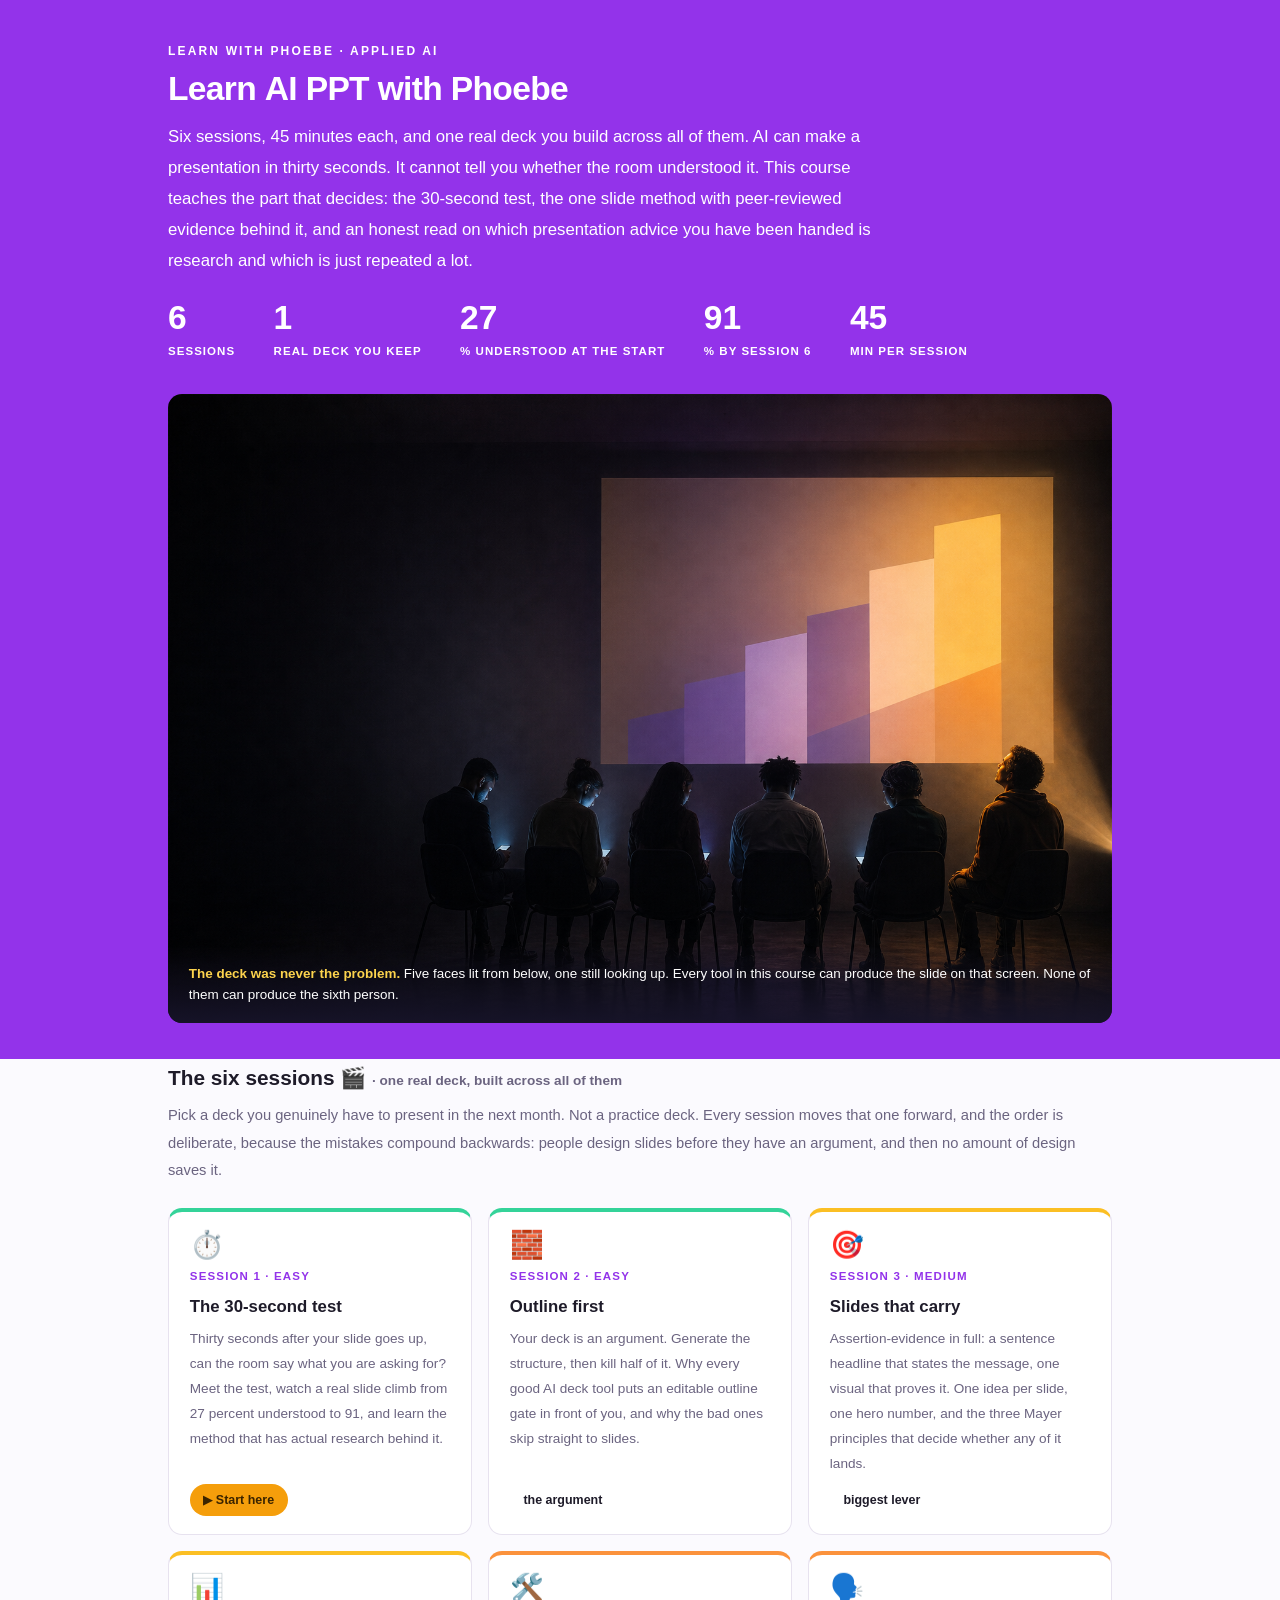
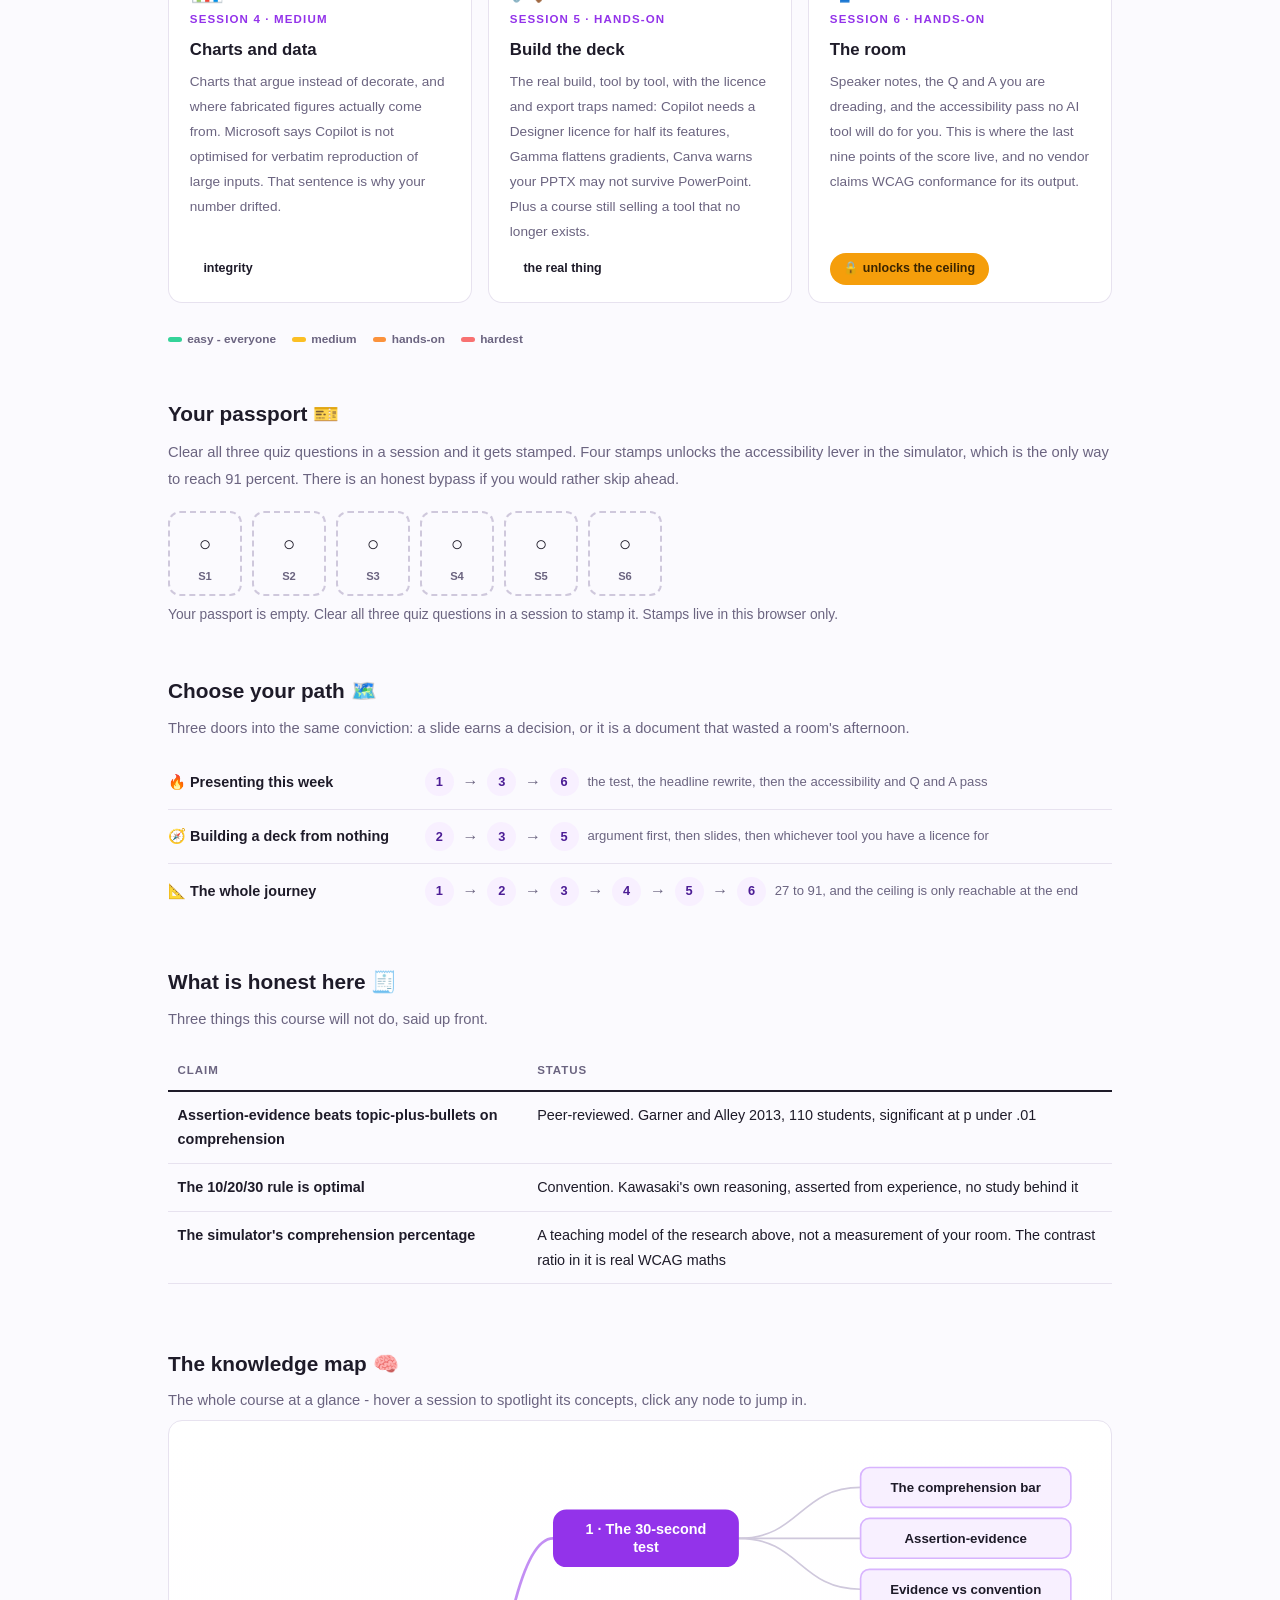
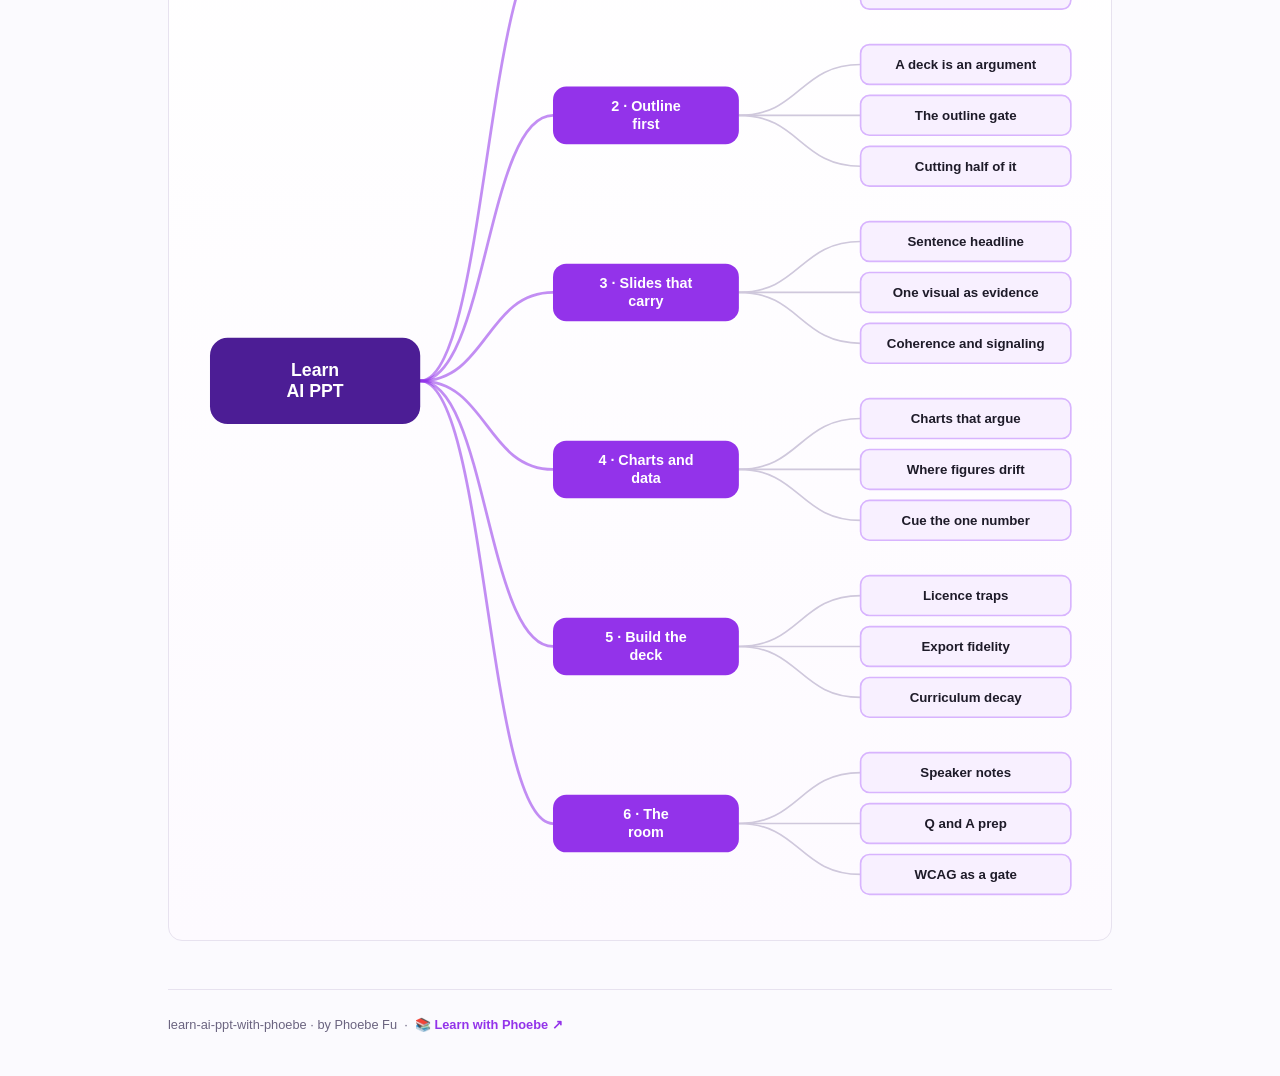
<file: index.html>
<!DOCTYPE html>
<html lang="en">
<head>
<meta charset="UTF-8">
<meta name="viewport" content="width=device-width, initial-scale=1.0">
<!-- social:start -->
<meta name="description" content="Six sessions, one real deck. Build a presentation that passes the 30-second test, using the only slide method with peer-reviewed evidence behind it. Free, by Phoebe Fu.">
<meta property="og:type" content="website">
<meta property="og:site_name" content="Learn with Phoebe">
<meta property="og:title" content="Learn AI PPT with Phoebe">
<meta property="og:description" content="Six sessions, one real deck. Build a presentation that passes the 30-second test, using the only slide method with peer-reviewed evidence behind it.">
<meta property="og:url" content="https://phoebefu6.github.io/learn-ai-ppt-with-phoebe/">
<meta property="og:image" content="https://phoebefu6.github.io/learn-ai-ppt-with-phoebe/assets/og-cover.png">
<meta property="og:image:width" content="1200">
<meta property="og:image:height" content="630">
<meta name="twitter:card" content="summary_large_image">
<meta name="twitter:title" content="Learn AI PPT with Phoebe">
<meta name="twitter:description" content="Six sessions, one real deck. Build a presentation that passes the 30-second test.">
<meta name="twitter:image" content="https://phoebefu6.github.io/learn-ai-ppt-with-phoebe/assets/og-cover.png">
<!-- social:end -->
<title>Learn AI PPT with Phoebe</title>
<link rel="stylesheet" href="assets/style.css?v=24">
<style>

  .stats-row { display: flex; gap: 2.4rem; margin-top: 1.5rem; flex-wrap: wrap; }
  .stat b { display: block; font-size: 2.1rem; font-weight: 800; line-height: 1.05; font-variant-numeric: tabular-nums; }
  .stat span { font-size: .72rem; opacity: 1; text-transform: uppercase; letter-spacing: .09em; font-weight: 600; }

  .course-grid { display: grid; grid-template-columns: repeat(auto-fit, minmax(17rem, 1fr)); gap: 1rem; margin-top: 1.5rem; }
  .course-card {
    border: 1px solid var(--hairline);
    border-top: 4px solid var(--diff, var(--indigo));
    border-radius: var(--radius);
    padding: 1.2rem 1.3rem 1.1rem;
    display: flex;
    flex-direction: column;
    gap: .5rem;
    text-decoration: none;
    color: var(--ink);
    background: #fff;
    transition: box-shadow .15s ease, border-color .15s ease, transform .15s ease;
    position: relative;
  }
  .course-card:hover { border-color: var(--indigo-soft); border-top-color: var(--diff, var(--indigo)); box-shadow: 0 8px 28px rgba(147,51,234,.14); transform: translateY(-3px); }
  .course-card .cicon { font-size: 1.7rem; line-height: 1; }
  .course-card .cnum { font-size: .72rem; font-weight: 700; color: var(--indigo); text-transform: uppercase; letter-spacing: .1em; }
  .course-card h3 { font-size: 1.05rem; font-weight: 800; line-height: 1.3; }
  .course-card p { font-size: .85rem; color: var(--muted); flex: 1; }
  .course-card .meta { display: flex; gap: .4rem; flex-wrap: wrap; }

  .diff-legend { display: flex; gap: 1rem; margin-top: 1.6rem; font-size: .74rem; color: var(--muted); font-weight: 600; flex-wrap: wrap; }
  .diff-legend i { display: inline-block; width: .85rem; height: .35rem; border-radius: 999px; margin-right: .35rem; vertical-align: middle; }

  .paths { margin-top: 2.6rem; }
  .paths h2 { font-size: 1.3rem; font-weight: 800; margin-bottom: .3rem; }
  .paths .plede { color: var(--muted); font-size: .92rem; margin-bottom: .8rem; }
  .path { display: flex; gap: .55rem; align-items: center; padding: .75rem 0; border-bottom: .5px solid var(--hairline); flex-wrap: wrap; }
  .path:last-child { border-bottom: none; }
  .path b { min-width: 15.5rem; font-size: .9rem; }
  .path .pstep { background: var(--indigo-50); color: var(--indigo-deep); border-radius: 999px; padding: .16rem .68rem; font-weight: 700; font-size: .8rem; text-decoration: none; transition: all .12s ease; }
  .path .pstep:hover { background: var(--indigo); color: #fff; }
  .path .parr { color: var(--muted); font-weight: 700; }

  .mm-section { margin-top: 1.6rem; }
  .mm-section h2 { font-size: 1.3rem; font-weight: 800; margin-bottom: .2rem; }
  .mm-section .mm-lede { color: var(--muted); font-size: .92rem; margin-bottom: .4rem; }
  .mm-wrap { border: 1px solid var(--hairline); border-radius: var(--radius); background: linear-gradient(180deg,#fff,#FDFAFF); padding: .6rem; overflow-x: auto; }
  .mm-svg { width: 100%; height: auto; display: block; max-width: 60rem; margin: 0 auto; min-width: 34rem; }
  .mm-link { cursor: pointer; text-decoration: none; }
  .mm-node rect { transition: opacity .15s ease, filter .15s ease; }
  .mm-node text { pointer-events: none; }
  .mm-link:hover .mm-node rect { filter: brightness(1.06); }
  .mm-edge { transition: opacity .15s ease; }

  /* raster hero, one per course */
  .hero-art { position: relative; margin: 1.8rem 0 0; border-radius: var(--radius); overflow: hidden; background: #17142A; }
  .hero-art img { display: block; width: 100%; height: auto; }
  .hero-art figcaption {
    position: absolute; left: 0; right: 0; bottom: 0; padding: 1.1rem 1.3rem;
    background: linear-gradient(to top, rgba(23,20,42,.94), rgba(23,20,42,0));
    color: #fff; font-size: .84rem; line-height: 1.6;
  }
  .hero-art figcaption b { color: #FCD34D; }
  @media (max-width: 720px) { .hero-art figcaption { position: static; background: #17142A; } }
</style>
</head>
<body>

<header class="masthead">
  <div class="wrap">
    <div class="eyebrow">Learn with Phoebe · Applied AI</div>
    <h1>Learn AI <span class="accent">PPT</span> with Phoebe</h1>
    <p class="sub">Six sessions, 45 minutes each, and one real deck you build across all of them. AI can make a presentation in thirty seconds. It cannot tell you whether the room understood it. This course teaches the part that decides: the 30-second test, the one slide method with peer-reviewed evidence behind it, and an honest read on which presentation advice you have been handed is research and which is just repeated a lot.</p>
    <div class="stats-row">
      <div class="stat"><b data-count="6">6</b><span>sessions</span></div>
      <div class="stat"><b data-count="1">1</b><span>real deck you keep</span></div>
      <div class="stat"><b data-count="27">27</b><span>% understood at the start</span></div>
      <div class="stat"><b data-count="91">91</b><span>% by session 6</span></div>
      <div class="stat"><b data-count="45">45</b><span>min per session</span></div>
    </div>
    <figure class="hero-art">
      <img src="assets/hero.png" alt="A darkened boardroom. A beautifully designed chart glows on the projection screen while five of the six people in the front row look down into their phones, each face lit from below. One person at the end is still looking up.">
      <figcaption><b>The deck was never the problem.</b> Five faces lit from below, one still looking up. Every tool in this course can produce the slide on that screen. None of them can produce the sixth person.</figcaption>
    </figure>
  </div>
</header>

<main class="wrap">

  <section class="section">
    <div class="paths" style="margin-top:0">
      <h2>The six sessions 🎬 <span style="font-size:.85rem;font-weight:600;color:var(--muted)">· one real deck, built across all of them</span></h2>
      <p class="plede">Pick a deck you genuinely have to present in the next month. Not a practice deck. Every session moves that one forward, and the order is deliberate, because the mistakes compound backwards: people design slides before they have an argument, and then no amount of design saves it.</p>
    </div>

    <div class="course-grid">
      <a class="course-card" href="courses/01-the-30-second-test.html" style="--diff:#34D399">
        <span class="cicon">⏱️</span>
        <span class="cnum">Session 1 · easy</span>
        <h3>The 30-second test</h3>
        <p>Thirty seconds after your slide goes up, can the room say what you are asking for? Meet the test, watch a real slide climb from 27 percent understood to 91, and learn the method that has actual research behind it.</p>
        <span class="meta"><span class="pill amber">▶ Start here</span></span>
      </a>
      <a class="course-card" href="courses/02-outline-first.html" style="--diff:#34D399">
        <span class="cicon">🧱</span>
        <span class="cnum">Session 2 · easy</span>
        <h3>Outline first</h3>
        <p>Your deck is an argument. Generate the structure, then kill half of it. Why every good AI deck tool puts an editable outline gate in front of you, and why the bad ones skip straight to slides.</p>
        <span class="meta"><span class="pill">the argument</span></span>
      </a>
      <a class="course-card" href="courses/03-slides-that-carry.html" style="--diff:#FBBF24">
        <span class="cicon">🎯</span>
        <span class="cnum">Session 3 · medium</span>
        <h3>Slides that carry</h3>
        <p>Assertion-evidence in full: a sentence headline that states the message, one visual that proves it. One idea per slide, one hero number, and the three Mayer principles that decide whether any of it lands.</p>
        <span class="meta"><span class="pill">biggest lever</span></span>
      </a>
      <a class="course-card" href="courses/04-charts-and-data.html" style="--diff:#FBBF24">
        <span class="cicon">📊</span>
        <span class="cnum">Session 4 · medium</span>
        <h3>Charts and data</h3>
        <p>Charts that argue instead of decorate, and where fabricated figures actually come from. Microsoft says Copilot is not optimised for verbatim reproduction of large inputs. That sentence is why your number drifted.</p>
        <span class="meta"><span class="pill">integrity</span></span>
      </a>
      <a class="course-card" href="courses/05-build-the-deck.html" style="--diff:#FB923C">
        <span class="cicon">🛠️</span>
        <span class="cnum">Session 5 · hands-on</span>
        <h3>Build the deck</h3>
        <p>The real build, tool by tool, with the licence and export traps named: Copilot needs a Designer licence for half its features, Gamma flattens gradients, Canva warns your PPTX may not survive PowerPoint. Plus a course still selling a tool that no longer exists.</p>
        <span class="meta"><span class="pill">the real thing</span></span>
      </a>
      <a class="course-card" href="courses/06-the-room.html" style="--diff:#FB923C">
        <span class="cicon">🗣️</span>
        <span class="cnum">Session 6 · hands-on</span>
        <h3>The room</h3>
        <p>Speaker notes, the Q and A you are dreading, and the accessibility pass no AI tool will do for you. This is where the last nine points of the score live, and no vendor claims WCAG conformance for its output.</p>
        <span class="meta"><span class="pill amber">🔒 unlocks the ceiling</span></span>
      </a>
    </div>

    <div class="diff-legend">
      <span><i style="background:#34D399"></i>easy - everyone</span>
      <span><i style="background:#FBBF24"></i>medium</span>
      <span><i style="background:#FB923C"></i>hands-on</span>
      <span><i style="background:#F87171"></i>hardest</span>
    </div>
  </section>

  <section class="section">
    <div class="paths" style="margin-top:0">
      <h2>Your passport 🎫</h2>
      <p class="plede">Clear all three quiz questions in a session and it gets stamped. Four stamps unlocks the accessibility lever in the simulator, which is the only way to reach 91 percent. There is an honest bypass if you would rather skip ahead.</p>
    </div>
    <div class="pp-strip"></div>
  </section>

  <section class="section">
    <div class="paths">
      <h2>Choose your path 🗺️</h2>
      <p class="plede">Three doors into the same conviction: a slide earns a decision, or it is a document that wasted a room's afternoon.</p>
      <div class="path"><b>🔥 Presenting this week</b>
        <a class="pstep" href="courses/01-the-30-second-test.html">1</a><span class="parr">→</span>
        <a class="pstep" href="courses/03-slides-that-carry.html">3</a><span class="parr">→</span>
        <a class="pstep" href="courses/06-the-room.html">6</a>
        <span style="font-size:.82rem;color:var(--muted)">the test, the headline rewrite, then the accessibility and Q and A pass</span>
      </div>
      <div class="path"><b>🧭 Building a deck from nothing</b>
        <a class="pstep" href="courses/02-outline-first.html">2</a><span class="parr">→</span>
        <a class="pstep" href="courses/03-slides-that-carry.html">3</a><span class="parr">→</span>
        <a class="pstep" href="courses/05-build-the-deck.html">5</a>
        <span style="font-size:.82rem;color:var(--muted)">argument first, then slides, then whichever tool you have a licence for</span>
      </div>
      <div class="path"><b>📐 The whole journey</b>
        <a class="pstep" href="courses/01-the-30-second-test.html">1</a><span class="parr">→</span>
        <a class="pstep" href="courses/02-outline-first.html">2</a><span class="parr">→</span>
        <a class="pstep" href="courses/03-slides-that-carry.html">3</a><span class="parr">→</span>
        <a class="pstep" href="courses/04-charts-and-data.html">4</a><span class="parr">→</span>
        <a class="pstep" href="courses/05-build-the-deck.html">5</a><span class="parr">→</span>
        <a class="pstep" href="courses/06-the-room.html">6</a>
        <span style="font-size:.82rem;color:var(--muted)">27 to 91, and the ceiling is only reachable at the end</span>
      </div>
    </div>
  </section>

  <section class="section">
    <div class="paths" style="margin-top:0">
      <h2>What is honest here 🧾</h2>
      <p class="plede">Three things this course will not do, said up front.</p>
    </div>
    <table class="clean">
      <tr><th>Claim</th><th>Status</th></tr>
      <tr><td>Assertion-evidence beats topic-plus-bullets on comprehension</td><td>Peer-reviewed. Garner and Alley 2013, 110 students, significant at p under .01</td></tr>
      <tr><td>The 10/20/30 rule is optimal</td><td>Convention. Kawasaki's own reasoning, asserted from experience, no study behind it</td></tr>
      <tr><td>The simulator's comprehension percentage</td><td>A teaching model of the research above, not a measurement of your room. The contrast ratio in it is real WCAG maths</td></tr>
    </table>
  </section>

  <section class="section mm-section">
    <h2>The knowledge map 🧠</h2>
    <p class="mm-lede">The whole course at a glance - hover a session to spotlight its concepts, click any node to jump in.</p>
    <div class="mm-wrap"><div id="mindmap"></div></div>
  </section>

  <footer class="pagefoot">
    <span>learn-ai-ppt-with-phoebe · by Phoebe Fu &nbsp;·&nbsp; 📚 <a href="https://phoebefu6.github.io/learn-with-phoebe/">Learn with Phoebe ↗</a></span>
  </footer>

</main>

<script>
window.MINDMAP_DATA = {
  title: "Learn\nAI PPT",
  centerColor: "#4C1D95",
  sessions: [
    { label: "The 30-second\ntest", href: "courses/01-the-30-second-test.html", color: "#34D399",
      concepts: [
        { label: "The comprehension bar", href: "courses/01-the-30-second-test.html" },
        { label: "Assertion-evidence", href: "courses/01-the-30-second-test.html" },
        { label: "Evidence vs convention", href: "courses/01-the-30-second-test.html" } ] },
    { label: "Outline\nfirst", href: "courses/02-outline-first.html", color: "#34D399",
      concepts: [
        { label: "A deck is an argument", href: "courses/02-outline-first.html" },
        { label: "The outline gate", href: "courses/02-outline-first.html" },
        { label: "Cutting half of it", href: "courses/02-outline-first.html" } ] },
    { label: "Slides that\ncarry", href: "courses/03-slides-that-carry.html", color: "#FBBF24",
      concepts: [
        { label: "Sentence headline", href: "courses/03-slides-that-carry.html" },
        { label: "One visual as evidence", href: "courses/03-slides-that-carry.html" },
        { label: "Coherence and signaling", href: "courses/03-slides-that-carry.html" } ] },
    { label: "Charts and\ndata", href: "courses/04-charts-and-data.html", color: "#FBBF24",
      concepts: [
        { label: "Charts that argue", href: "courses/04-charts-and-data.html" },
        { label: "Where figures drift", href: "courses/04-charts-and-data.html" },
        { label: "Cue the one number", href: "courses/04-charts-and-data.html" } ] },
    { label: "Build the\ndeck", href: "courses/05-build-the-deck.html", color: "#FB923C",
      concepts: [
        { label: "Licence traps", href: "courses/05-build-the-deck.html" },
        { label: "Export fidelity", href: "courses/05-build-the-deck.html" },
        { label: "Curriculum decay", href: "courses/05-build-the-deck.html" } ] },
    { label: "The\nroom", href: "courses/06-the-room.html", color: "#FB923C",
      concepts: [
        { label: "Speaker notes", href: "courses/06-the-room.html" },
        { label: "Q and A prep", href: "courses/06-the-room.html" },
        { label: "WCAG as a gate", href: "courses/06-the-room.html" } ] }
  ]
};
</script>
<script src="assets/mindmap.js?v=1"></script>
<script src="assets/app.js?v=21"></script>
</body>
</html>
</file>
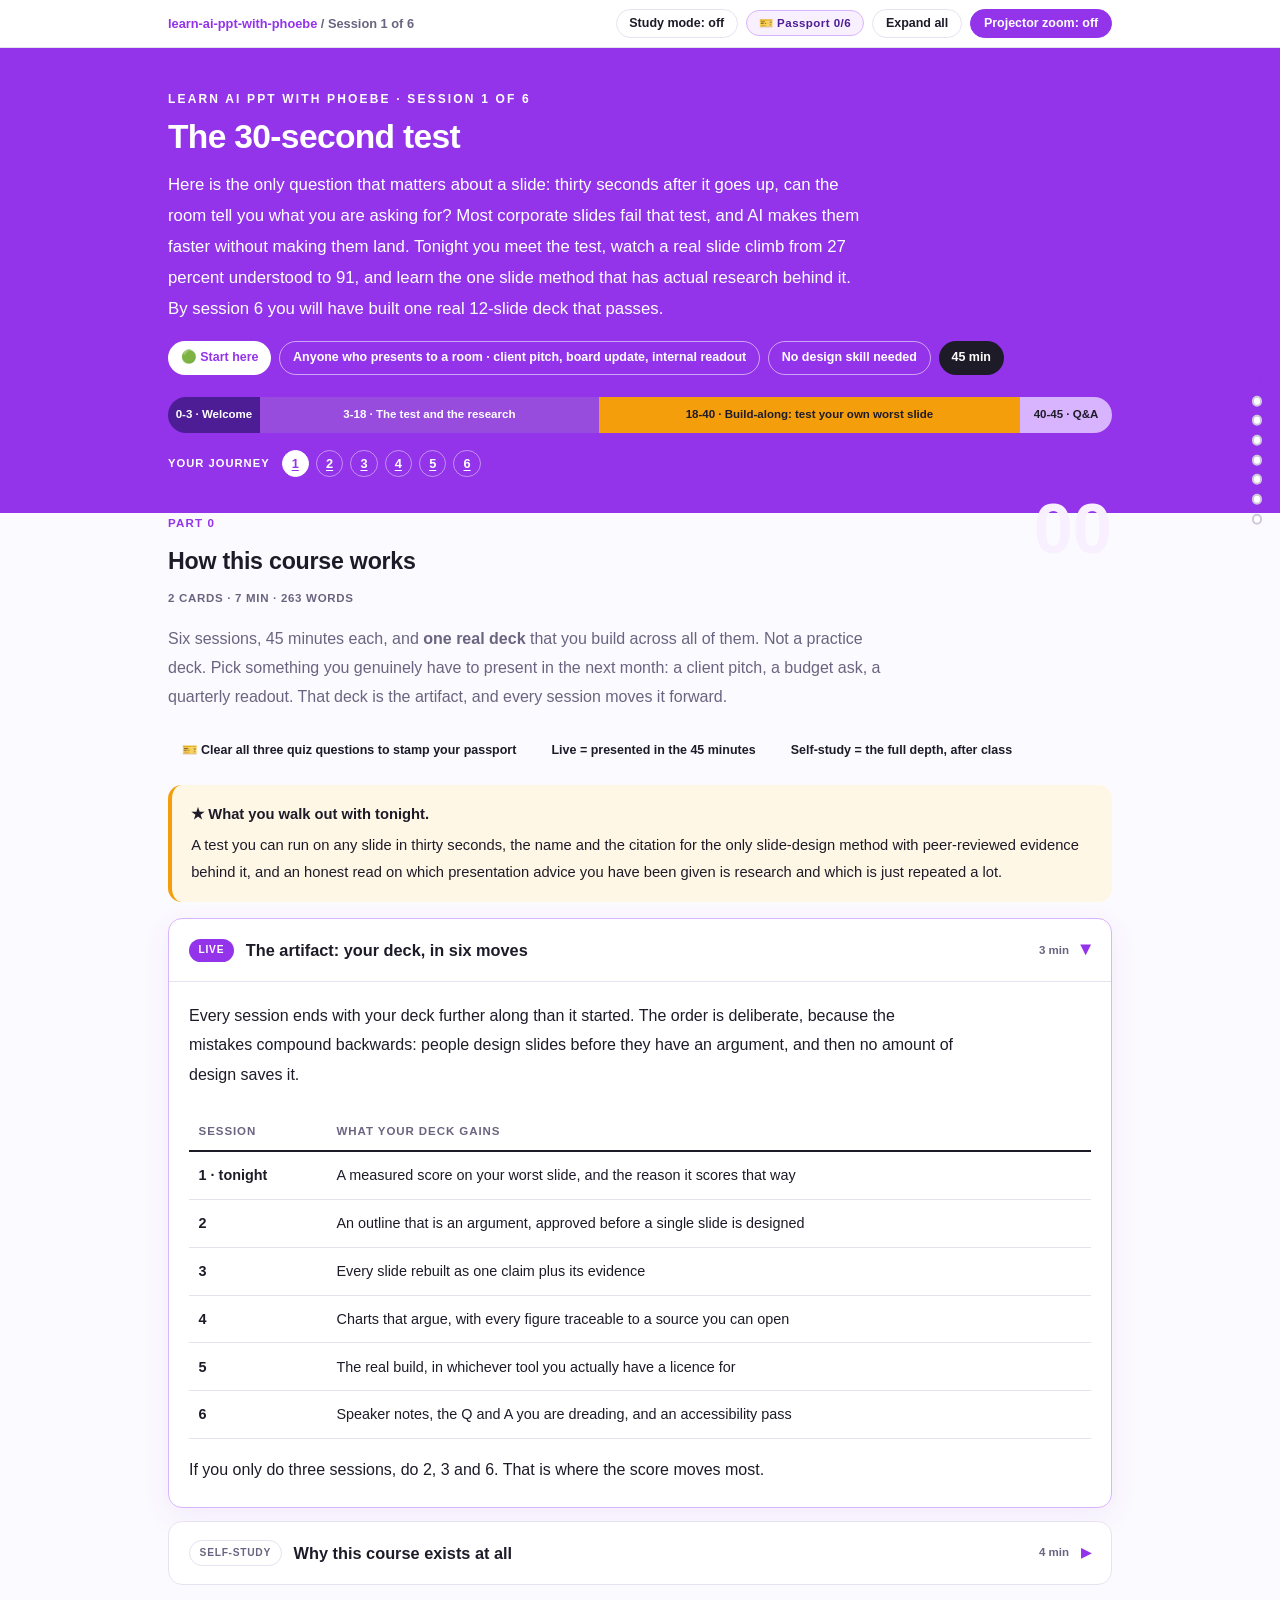
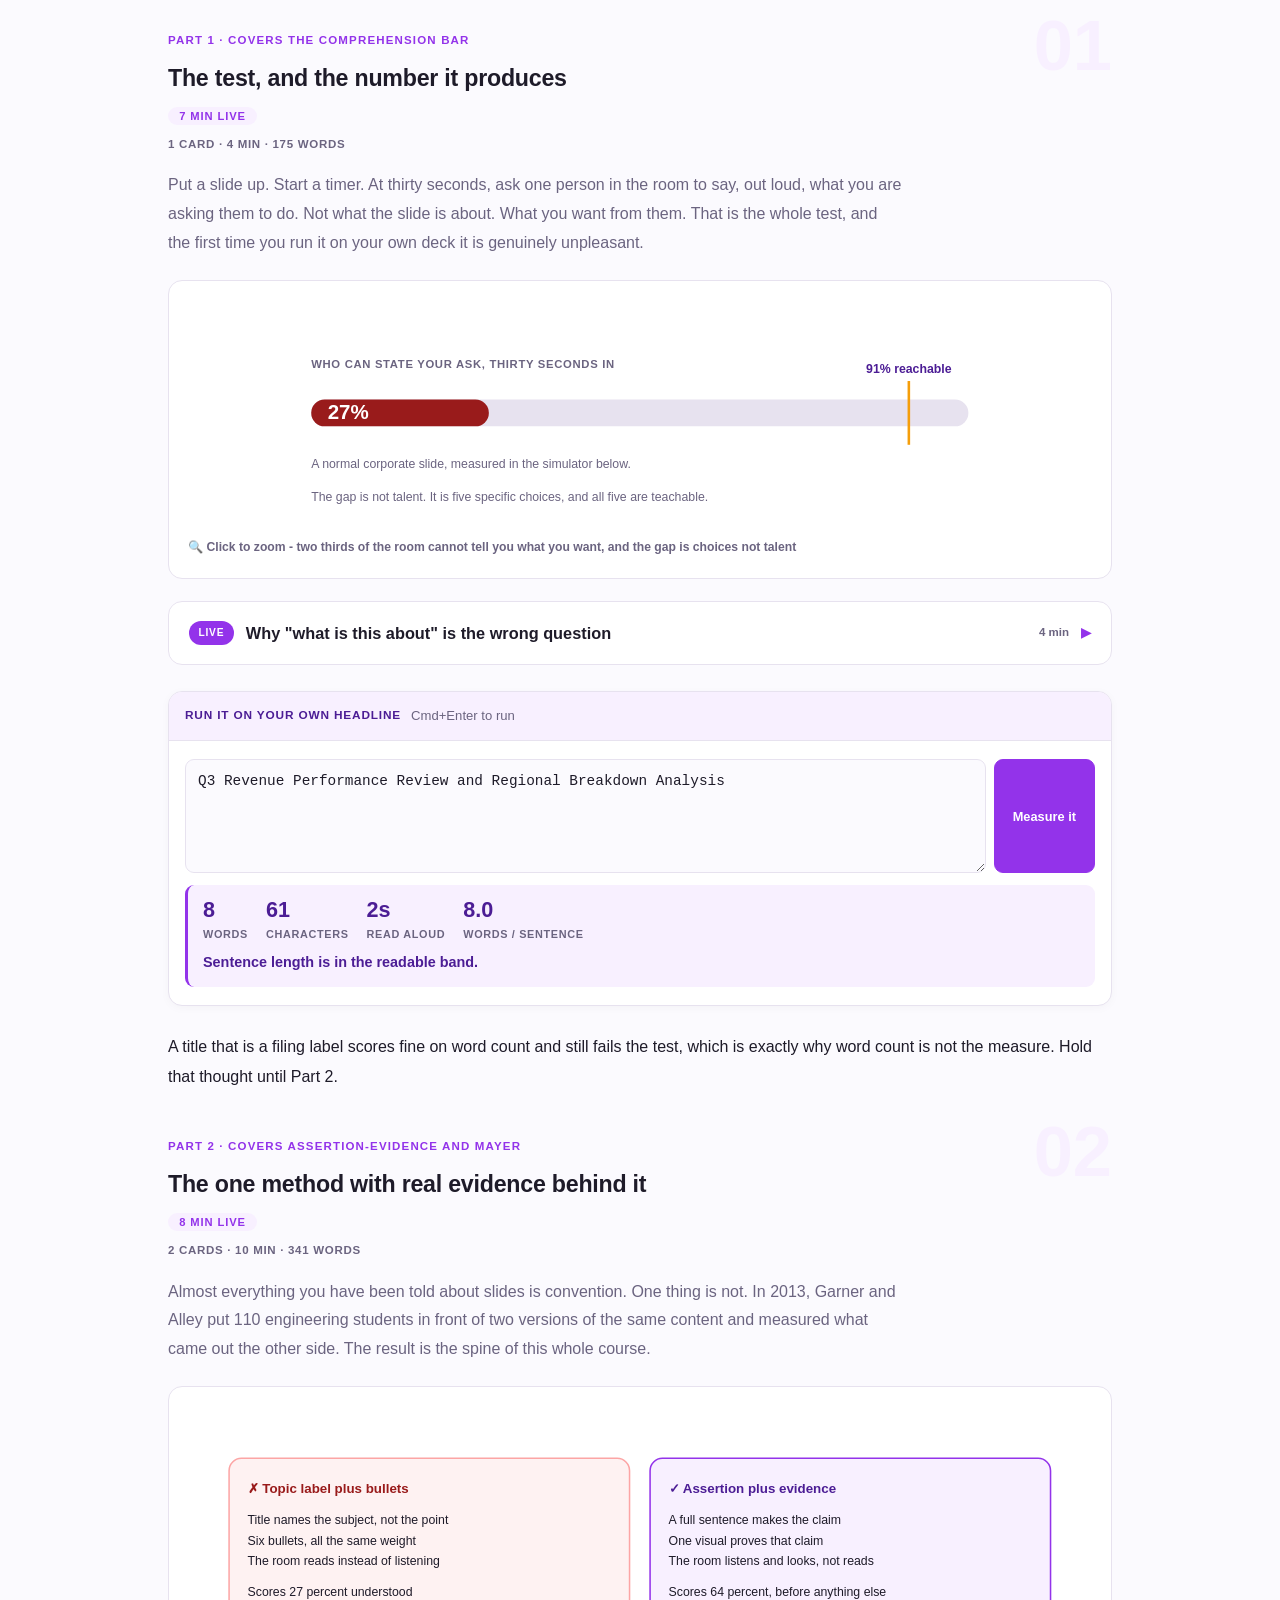
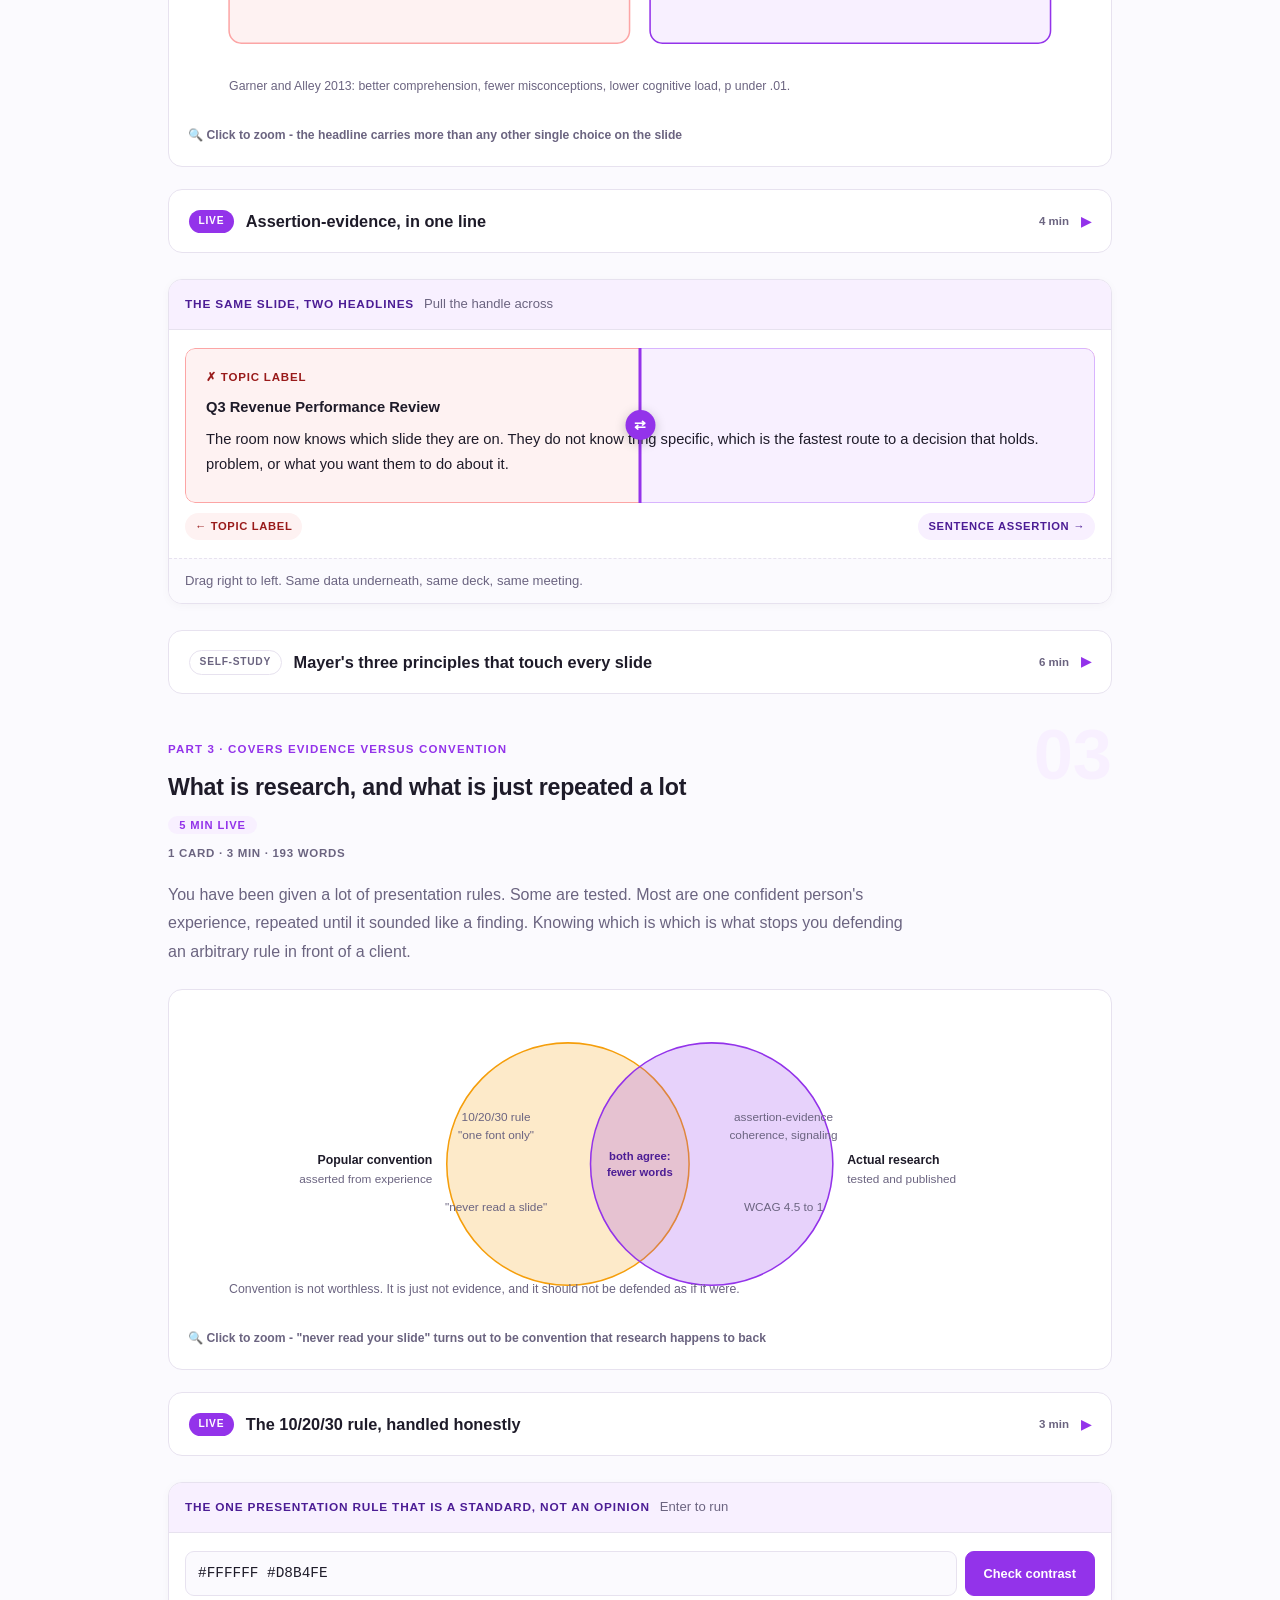
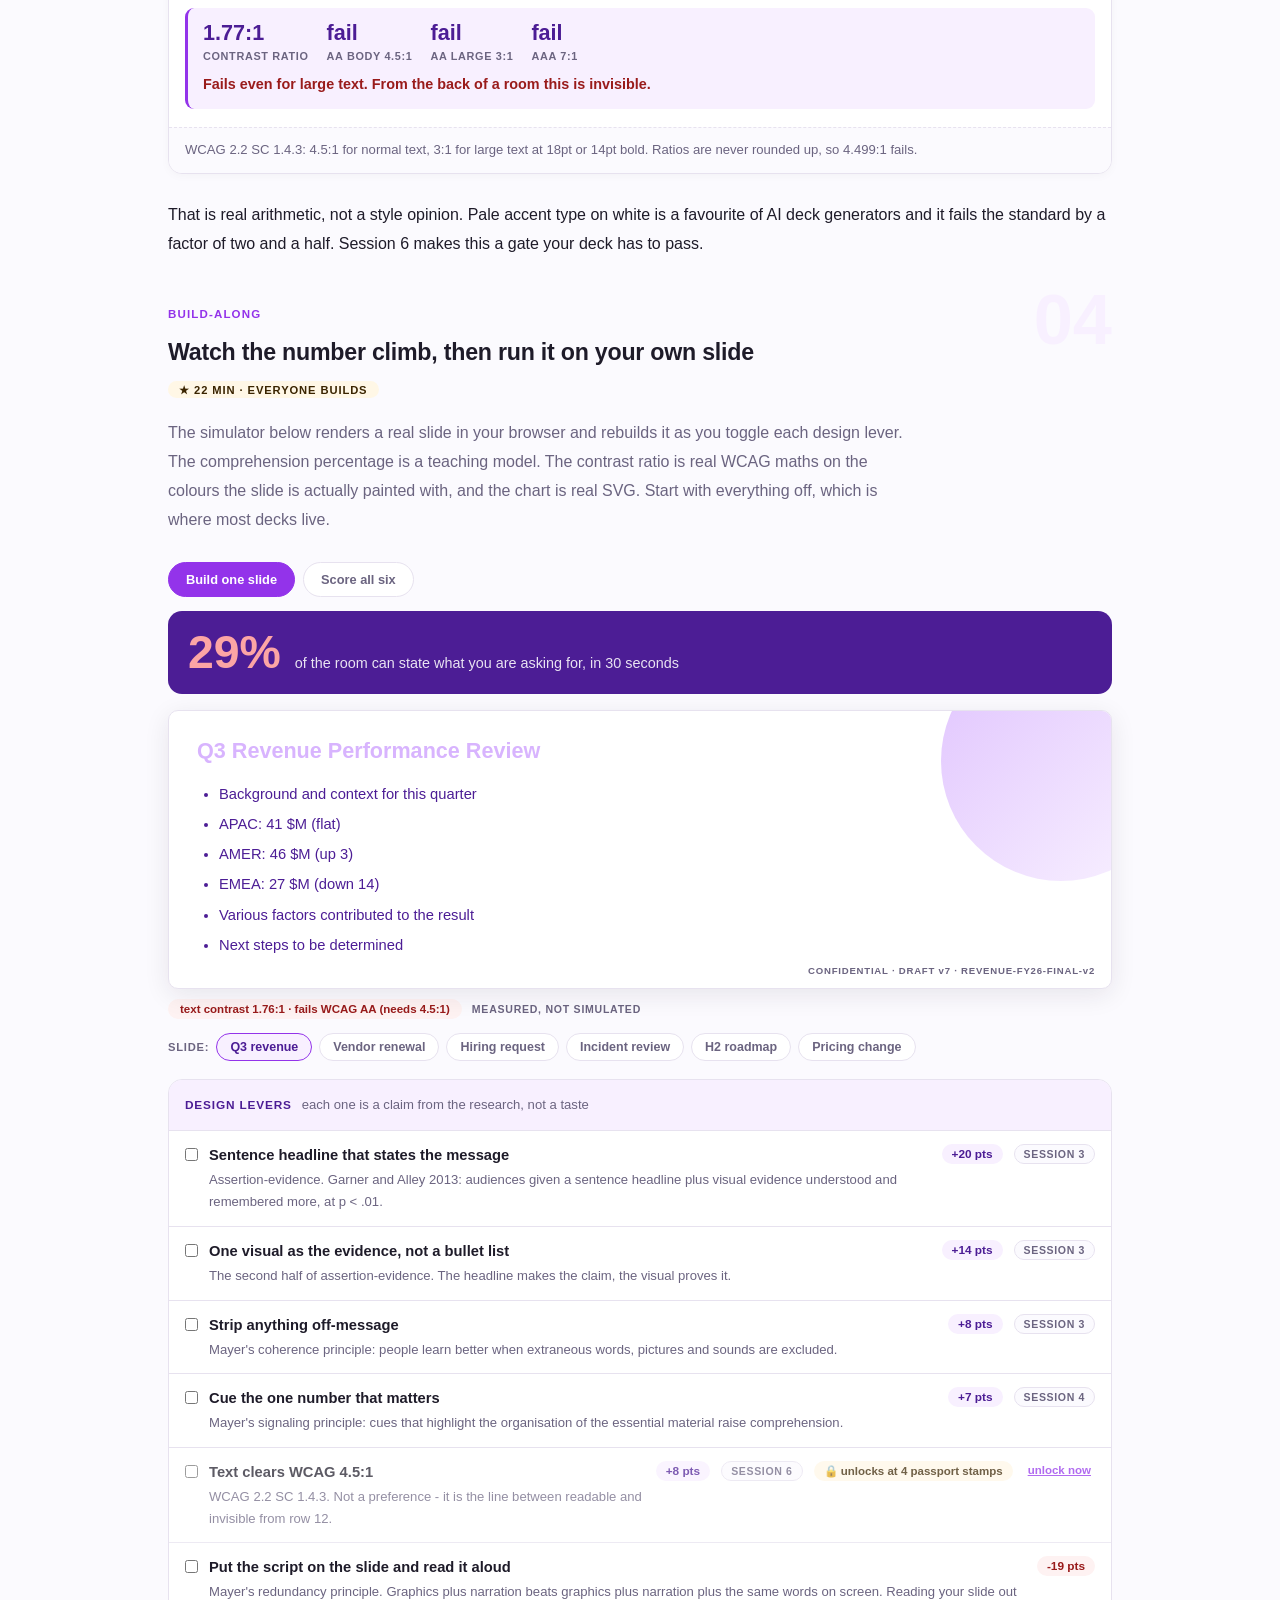
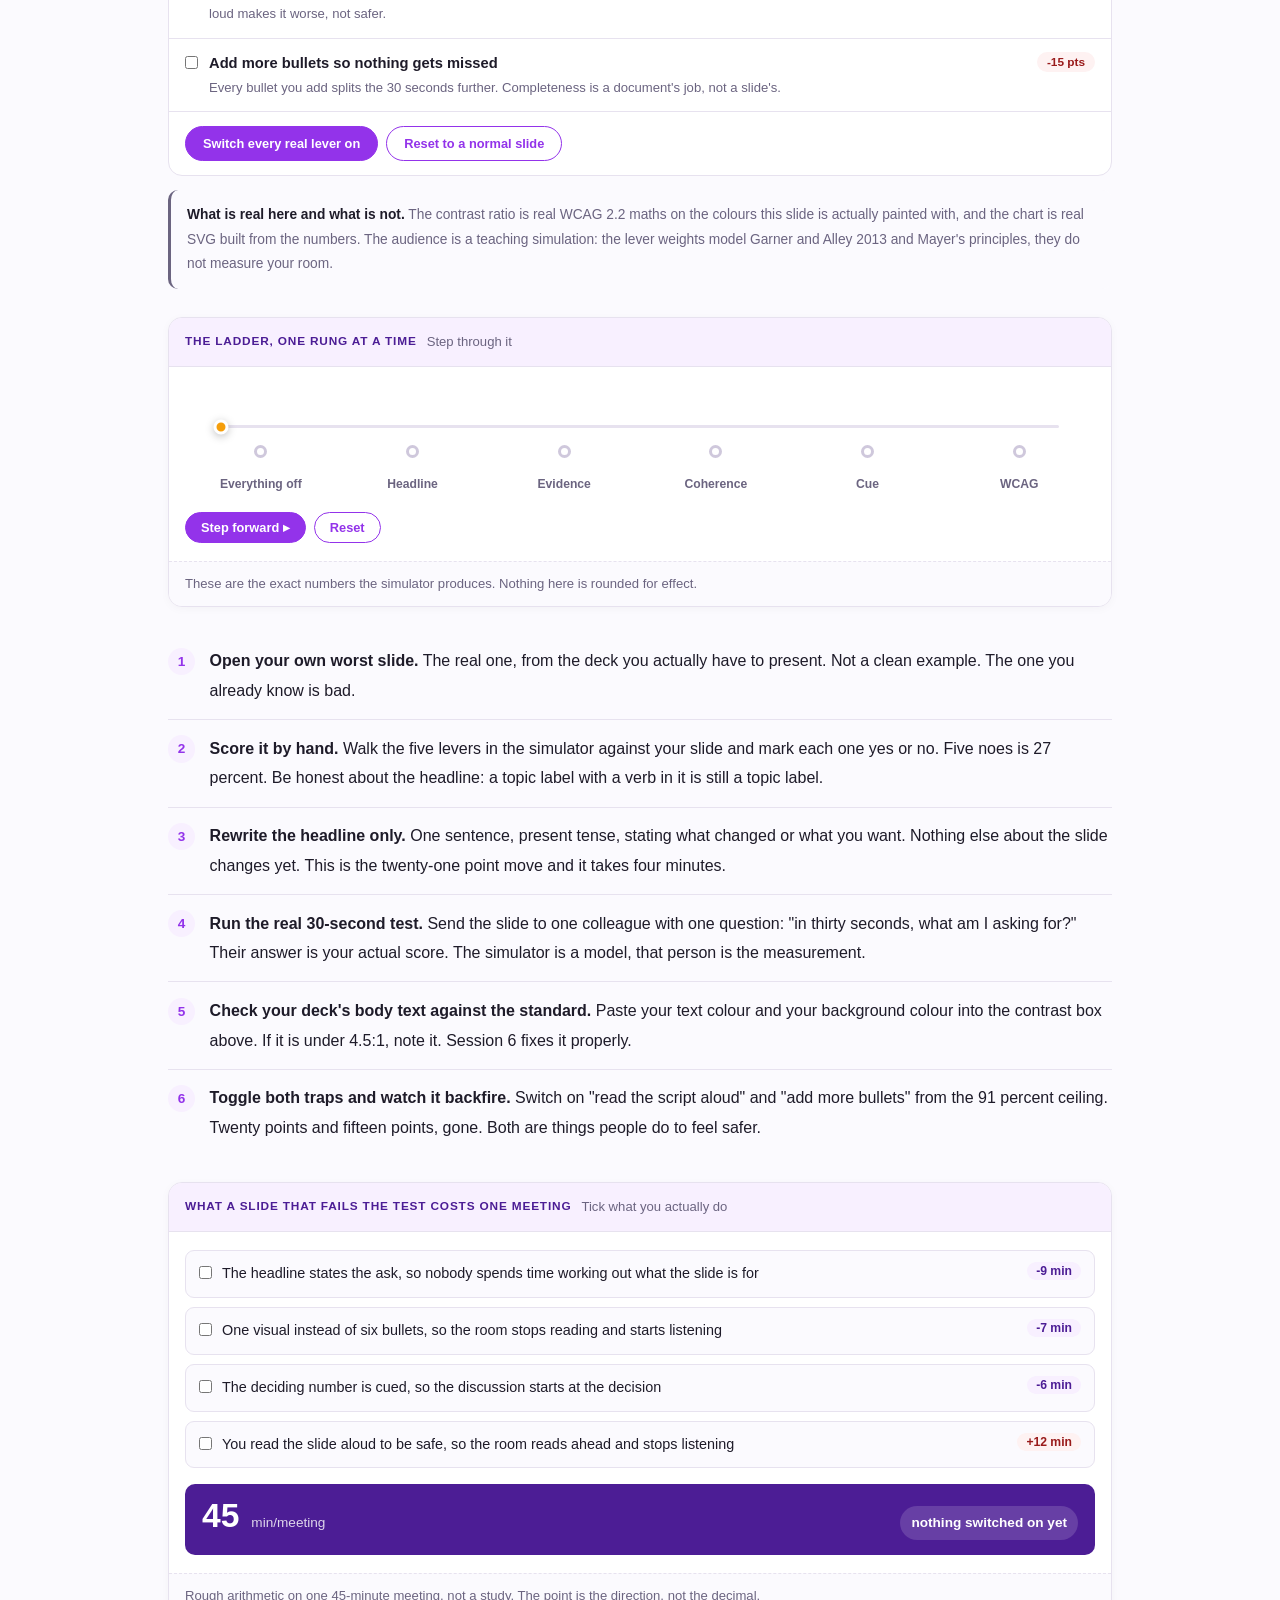
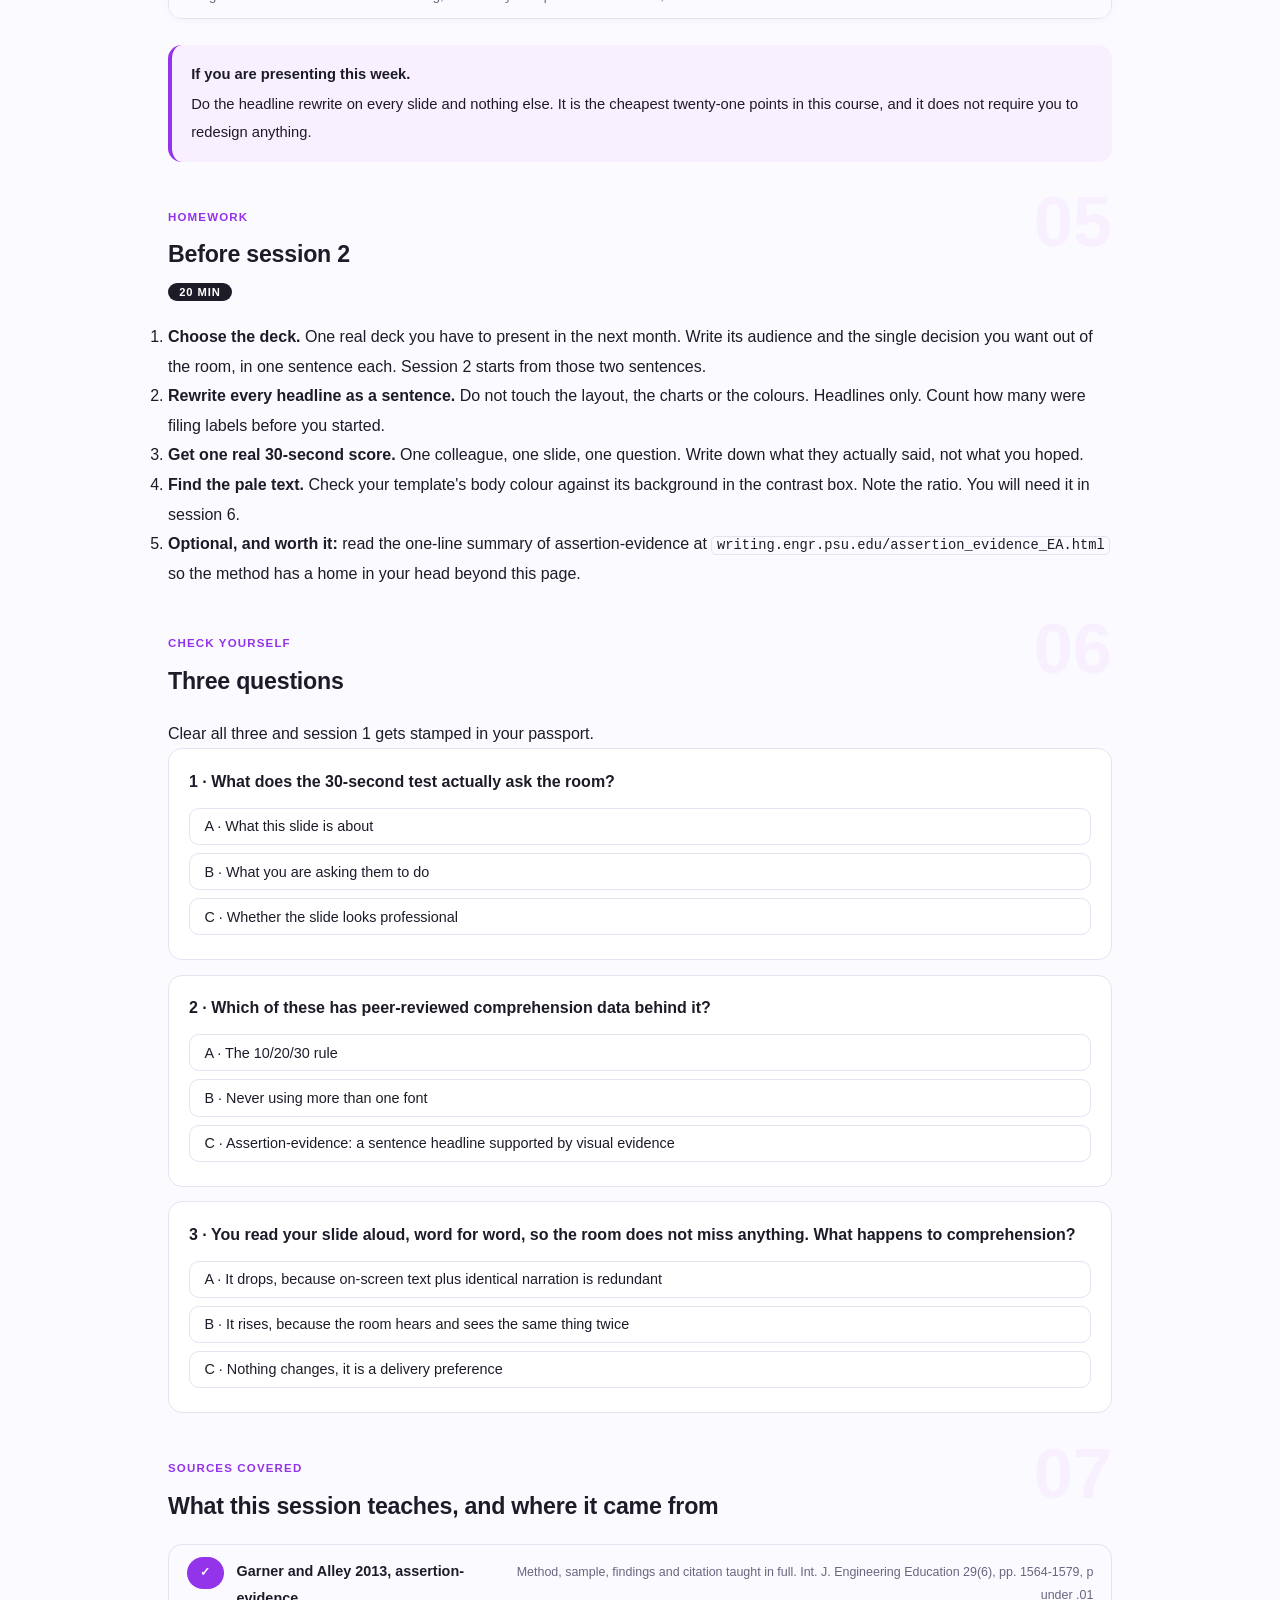
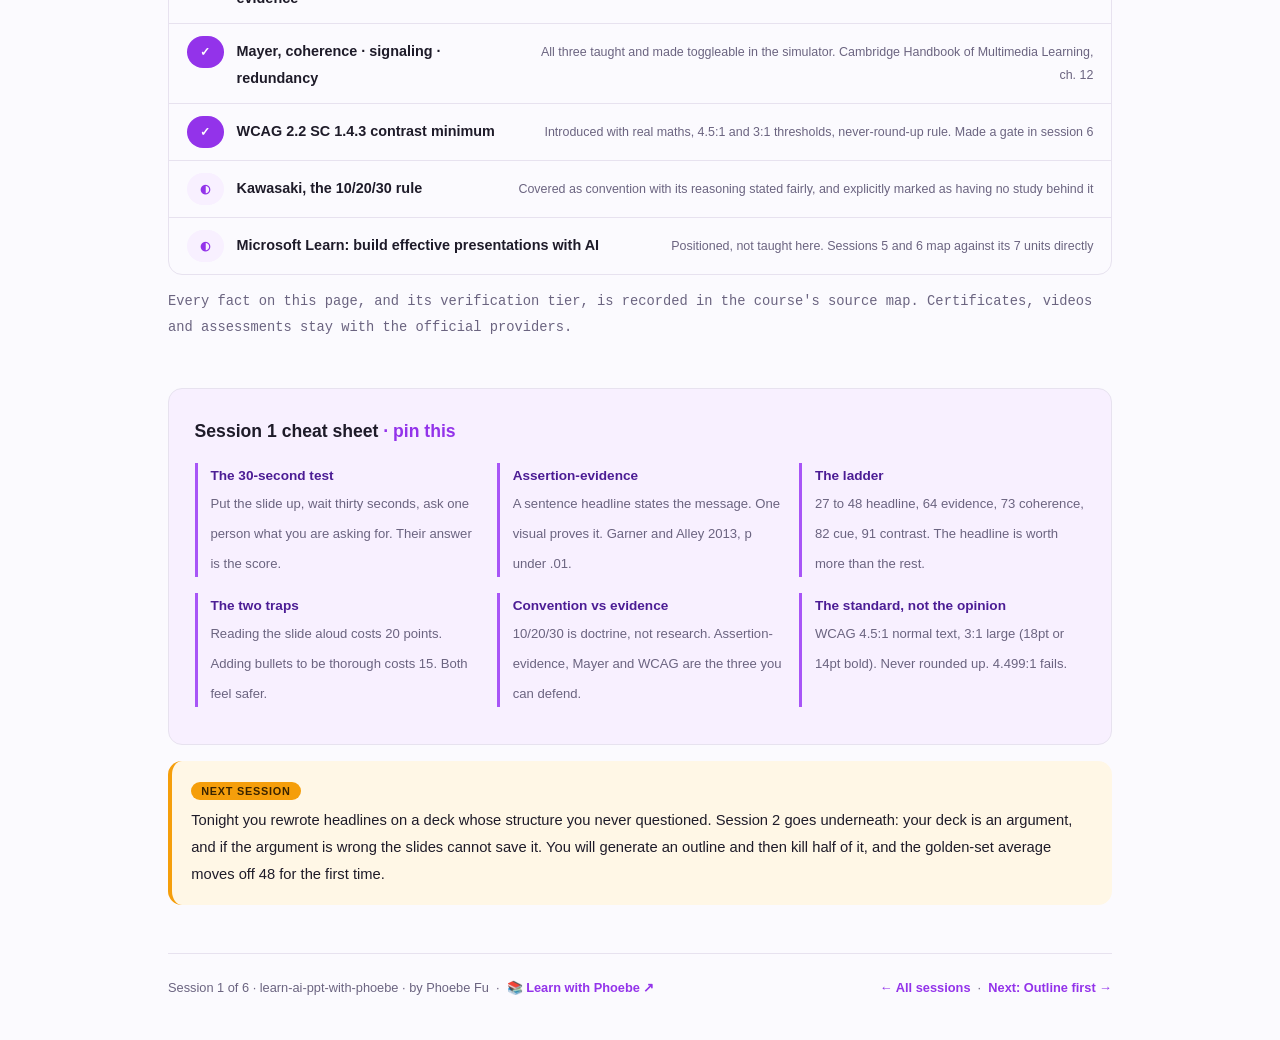
<file: courses/01-the-30-second-test.html>
<!DOCTYPE html>
<html lang="en">
<head>
<meta charset="UTF-8">
<meta name="viewport" content="width=device-width, initial-scale=1.0">
<!-- social:start -->
<meta name="description" content="Session 1 of 6. Six sessions, one real deck. Tonight: the 30-second test, why 27 percent of a room can state your ask, and the one research-backed slide method no vendor course teaches.">
<meta property="og:type" content="article">
<meta property="og:site_name" content="Learn with Phoebe">
<meta property="og:title" content="The 30-second test - learn ai ppt with phoebe">
<meta property="og:description" content="Session 1 of 6. Six sessions, one real deck. Tonight: the 30-second test, why 27 percent of a room can state your ask, and the one research-backed slide method no vendor course teaches.">
<meta property="og:url" content="https://phoebefu6.github.io/learn-ai-ppt-with-phoebe/courses/01-the-30-second-test.html">
<meta property="og:image" content="https://phoebefu6.github.io/learn-ai-ppt-with-phoebe/assets/og-cover.png">
<meta property="og:image:width" content="1200">
<meta property="og:image:height" content="630">
<meta name="twitter:card" content="summary_large_image">
<meta name="twitter:title" content="The 30-second test - learn ai ppt with phoebe">
<meta name="twitter:description" content="Session 1 of 6. Six sessions, one real deck. Tonight: the 30-second test, and the research no vendor course teaches.">
<meta name="twitter:image" content="https://phoebefu6.github.io/learn-ai-ppt-with-phoebe/assets/og-cover.png">
<!-- social:end -->
<title>Session 1 · The 30-second test - learn ai ppt with phoebe</title>
<link rel="stylesheet" href="../assets/style.css?v=23">
</head>
<body>

<div class="toolbar">
  <div class="wrap">
    <span class="crumb"><a href="../index.html">learn-ai-ppt-with-phoebe</a> / Session 1 of 6</span>
    <button class="btn" id="toggle-all" type="button">Expand all</button>
    <button class="btn primary" id="zoom-toggle" type="button">Projector zoom: off</button>
  </div>
</div>

<header class="masthead">
  <div class="wrap">
    <div class="eyebrow">Learn AI PPT with Phoebe · Session 1 of 6</div>
    <h1>The <span class="accent">30-second test</span></h1>
    <p class="sub">Here is the only question that matters about a slide: thirty seconds after it goes up, can the room tell you what you are asking for? Most corporate slides fail that test, and AI makes them faster without making them land. Tonight you meet the test, watch a real slide climb from 27 percent understood to 91, and learn the one slide method that has actual research behind it. By session 6 you will have built one real 12-slide deck that passes.</p>
    <div class="chip-row">
      <span class="chip level">🟢 Start here</span>
      <span class="chip audience">Anyone who presents to a room · client pitch, board update, internal readout</span>
      <span class="chip audience">No design skill needed</span>
      <span class="chip time">45 min</span>
    </div>
    <div class="agenda">
      <span class="a1" style="flex:1">0-3 · Welcome</span>
      <span class="a2" style="flex:4">3-18 · The test and the research</span>
      <span class="a3" style="flex:5">18-40 · Build-along: test your own worst slide</span>
      <span class="a4" style="flex:1">40-45 · Q&amp;A</span>
    </div>
  </div>
</header>

<main class="wrap">

  <!-- ============ INTRO ============ -->
  <section class="section" id="intro">
    <div class="section-kicker">
      <span class="klabel">Part 0</span>
      <h2>How this course works</h2>
    </div>
    <p class="lede">Six sessions, 45 minutes each, and <strong>one real deck</strong> that you build across all of them. Not a practice deck. Pick something you genuinely have to present in the next month: a client pitch, a budget ask, a quarterly readout. That deck is the artifact, and every session moves it forward.</p>

    <div class="legend">
      <span class="pill">🎫 Clear all three quiz questions to stamp your passport</span>
      <span class="pill">Live = presented in the 45 minutes</span>
      <span class="pill">Self-study = the full depth, after class</span>
    </div>

    <div class="callout win">
      <p><strong>★ What you walk out with tonight.</strong> A test you can run on any slide in thirty seconds, the name and the citation for the only slide-design method with peer-reviewed evidence behind it, and an honest read on which presentation advice you have been given is research and which is just repeated a lot.</p>
    </div>

    <details class="card" open>
      <summary><span class="mode live">Live</span>The artifact: your deck, in six moves<span class="mini">3 min</span><span class="caret">▶</span></summary>
      <div class="body">
        <p>Every session ends with your deck further along than it started. The order is deliberate, because the mistakes compound backwards: people design slides before they have an argument, and then no amount of design saves it.</p>
        <table class="clean">
          <tr><th>Session</th><th>What your deck gains</th></tr>
          <tr><td>1 · tonight</td><td>A measured score on your worst slide, and the reason it scores that way</td></tr>
          <tr><td>2</td><td>An outline that is an argument, approved before a single slide is designed</td></tr>
          <tr><td>3</td><td>Every slide rebuilt as one claim plus its evidence</td></tr>
          <tr><td>4</td><td>Charts that argue, with every figure traceable to a source you can open</td></tr>
          <tr><td>5</td><td>The real build, in whichever tool you actually have a licence for</td></tr>
          <tr><td>6</td><td>Speaker notes, the Q and A you are dreading, and an accessibility pass</td></tr>
        </table>
        <p>If you only do three sessions, do 2, 3 and 6. That is where the score moves most.</p>
      </div>
    </details>

    <details class="card">
      <summary><span class="mode self">Self-study</span>Why this course exists at all<span class="mini">4 min</span><span class="caret">▶</span></summary>
      <div class="body">
        <p>There is no shortage of official training on AI presentation tools. Microsoft Learn has a seven-unit module on building presentations with Copilot. LinkedIn Learning has a 51-minute course from a genuine PowerPoint MVP. They are good, and this course maps against them honestly in the coverage table at the bottom of every session.</p>
        <p>What none of them teach is the part that decides whether your deck works: <strong>audience-level framing, evidence integrity, and accessibility QA</strong>. They teach the tool surface, because that is what a vendor course is for. The only slide-design method with peer-reviewed comprehension data behind it lives in an engineering-education journal that no vendor course cites.</p>
        <p>So the split in this course is: the tools are treated as tools, and the thinking is treated as the subject.</p>
      </div>
    </details>
  </section>

  <!-- ============ PART 1 ============ -->
  <section class="section" id="part-1">
    <div class="section-kicker">
      <span class="klabel">Part 1 · covers the comprehension bar</span>
      <h2>The test, and the number it produces</h2>
      <span class="tag concept">7 min live</span>
    </div>
    <p class="lede">Put a slide up. Start a timer. At thirty seconds, ask one person in the room to say, out loud, what you are asking them to do. Not what the slide is about. What you want from them. That is the whole test, and the first time you run it on your own deck it is genuinely unpleasant.</p>

    <figure class="zoomable">
      <svg viewBox="0 0 880 220" xmlns="http://www.w3.org/2000/svg" role="img" aria-label="A gauge showing 27 percent of a room understands a normal corporate slide within 30 seconds, against a reachable level of 91 percent">
        <style>
          .s1gL { font: 700 11px Inter, sans-serif; fill: #6B6480; letter-spacing: .06em; }
          .s1gV { font: 800 20px Inter, sans-serif; fill: #fff; }
          .s1gT { font: 700 12px Inter, sans-serif; fill: #4C1D95; }
          .s1gN { font: 400 12px Inter, sans-serif; fill: #6B6480; }
        </style>
        <text class="s1gL" x="120" y="66">WHO CAN STATE YOUR ASK, THIRTY SECONDS IN</text>
        <rect x="120" y="97" width="640" height="26" rx="13" fill="#E7E2EF"/>
        <rect x="120" y="97" width="173" height="26" rx="13" fill="#991B1B"/>
        <text class="s1gV" x="136" y="116">27%</text>
        <line x1="702" y1="79" x2="702" y2="141" stroke="#F59E0B" stroke-width="2.5"/>
        <text class="s1gT" x="702" y="71" text-anchor="middle">91% reachable</text>
        <text class="s1gN" x="120" y="164">A normal corporate slide, measured in the simulator below.</text>
        <text class="s1gN" x="120" y="196">The gap is not talent. It is five specific choices, and all five are teachable.</text>
      </svg>
      <figcaption>🔍 Click to zoom - two thirds of the room cannot tell you what you want, and the gap is choices not talent</figcaption>
    </figure>

    <details class="card">
      <summary><span class="mode live">Live</span>Why "what is this about" is the wrong question<span class="mini">4 min</span><span class="caret">▶</span></summary>
      <div class="body">
        <p>Ask a room what a slide is about and they will answer, correctly, from the title. Ask what you want and the room goes quiet. That gap is where decisions go to die, and it is invisible from the front of the room because you already know the answer.</p>
        <p>The three failures that produce the silence, in the order they cost you most:</p>
        <ul>
          <li><strong>The slide states a topic, not a message.</strong> "Q3 Revenue Performance Review" is a filing label. It tells the room where they are, not what changed.</li>
          <li><strong>The evidence is a bullet list.</strong> Six bullets is six things to read, in a room where you have thirty seconds and everyone is also reading their phone.</li>
          <li><strong>Nothing is cued.</strong> The one number that should decide the meeting is set in the same weight as the four numbers that should not.</li>
        </ul>
        <div class="callout example">
          <span class="ex-pill">Real world</span>
          <p>A renewal slide with no visual comparison gets deferred to next week. Next week is past the auto-renew date. Nobody in that room decided to renew the contract, and the contract renewed.</p>
        </div>
      </div>
    </details>

    <div class="tryrow" data-fn="wordcount" data-multiline="1" data-title="Run it on your own headline" data-hint="Paste the title of your worst slide" data-seed="Q3 Revenue Performance Review and Regional Breakdown Analysis" data-cta="Measure it"></div>

    <p>A title that is a filing label scores fine on word count and still fails the test, which is exactly why word count is not the measure. Hold that thought until Part 2.</p>
  </section>

  <!-- ============ PART 2 ============ -->
  <section class="section" id="part-2">
    <div class="section-kicker">
      <span class="klabel">Part 2 · covers assertion-evidence and Mayer</span>
      <h2>The one method with real evidence behind it</h2>
      <span class="tag concept">8 min live</span>
    </div>
    <p class="lede">Almost everything you have been told about slides is convention. One thing is not. In 2013, Garner and Alley put 110 engineering students in front of two versions of the same content and measured what came out the other side. The result is the spine of this whole course.</p>

    <figure class="zoomable">
      <svg viewBox="0 0 880 300" xmlns="http://www.w3.org/2000/svg" role="img" aria-label="Two slide anatomies compared: a topic label with six bullets on the left, versus a sentence assertion supported by one visual on the right">
        <style>
          .s1bH { font: 800 13px Inter, sans-serif; }
          .s1bB { font: 400 12px Inter, sans-serif; fill: #1E1B29; }
          .s1bN { font: 400 12px Inter, sans-serif; fill: #6B6480; }
        </style>
        <rect x="40" y="50" width="390" height="180" rx="12" fill="#FEF2F2" stroke="#FCA5A5" stroke-width="1.5"/>
        <text class="s1bH" x="58" y="84" fill="#991B1B">✗ Topic label plus bullets</text>
        <text class="s1bB" x="58" y="114">Title names the subject, not the point</text>
        <text class="s1bB" x="58" y="134">Six bullets, all the same weight</text>
        <text class="s1bB" x="58" y="154">The room reads instead of listening</text>
        <text class="s1bB" x="58" y="184" fill="#991B1B">Scores 27 percent understood</text>
        <rect x="450" y="50" width="390" height="180" rx="12" fill="#F8F0FF" stroke="#9333EA" stroke-width="1.5"/>
        <text class="s1bH" x="468" y="84" fill="#4C1D95">✓ Assertion plus evidence</text>
        <text class="s1bB" x="468" y="114">A full sentence makes the claim</text>
        <text class="s1bB" x="468" y="134">One visual proves that claim</text>
        <text class="s1bB" x="468" y="154">The room listens and looks, not reads</text>
        <text class="s1bB" x="468" y="184" fill="#4C1D95">Scores 64 percent, before anything else</text>
        <text class="s1bN" x="40" y="276">Garner and Alley 2013: better comprehension, fewer misconceptions, lower cognitive load, p under .01.</text>
      </svg>
      <figcaption>🔍 Click to zoom - the headline carries more than any other single choice on the slide</figcaption>
    </figure>

    <details class="card">
      <summary><span class="mode live">Live</span>Assertion-evidence, in one line<span class="mini">4 min</span><span class="caret">▶</span></summary>
      <div class="body">
        <p><strong>A sentence headline states the slide's main message, and that message is supported by visual evidence rather than a bullet list.</strong> That is the entire method. It comes from Michael Alley at Penn State, and it has been tested rather than asserted.</p>
        <p>The study worth citing by name, because you will need it the first time someone tells you your slides look unusual:</p>
        <div class="prompt-box good">
          <span class="label">★ The citation</span>
Garner, J. K. and Alley, M. P. "How the design of presentation slides
affects audience comprehension: A case for the assertion-evidence
approach." International Journal of Engineering Education, vol. 29,
no. 6 (2013), pp. 1564-1579. ISSN 0949-149X.

110 engineering students. The assertion-evidence group showed superior
comprehension, fewer misconceptions, lower perceived cognitive load,
and stronger recall at delayed post-test. Significant at p under .01.
        </div>
        <p>Note what the study does <em>not</em> say. It does not say bullets are always wrong, and it does not say slides should be empty. It says a sentence headline plus visual evidence beat a topic headline plus a bullet list, on comprehension, in a controlled comparison.</p>
      </div>
    </details>

    <div class="wipe" data-title="The same slide, two headlines" data-label-a="Topic label" data-label-b="Sentence assertion" data-foot="Drag right to left. Same data underneath, same deck, same meeting.">
      <div class="wipe-a">
        <p><strong>Q3 Revenue Performance Review</strong></p>
        <p>The room now knows which slide they are on. They do not know that a decision is being asked for, or which region caused the problem, or what you want them to do about it.</p>
      </div>
      <div class="wipe-b">
        <p><strong>Q3 missed by 8 percent, and EMEA is the entire gap</strong></p>
        <p>The claim is on the slide. The room can now disagree with something specific, which is the fastest route to a decision that holds.</p>
      </div>
    </div>

    <details class="card">
      <summary><span class="mode self">Self-study</span>Mayer's three principles that touch every slide<span class="mini">6 min</span><span class="caret">▶</span></summary>
      <div class="body">
        <p>Richard Mayer's multimedia learning work is the other research pillar, and three of his principles land directly on slide design:</p>
        <table class="clean">
          <tr><th>Principle</th><th>What it says</th><th>What it costs you to ignore</th></tr>
          <tr><td><strong>Coherence</strong></td><td>People learn better when extraneous words, pictures and sounds are excluded</td><td>Every decorative gradient and draft watermark is competing with your point</td></tr>
          <tr><td><strong>Signaling</strong></td><td>People learn better when cues highlight the organisation of the essential material</td><td>The room has to find the important number themselves, and some will not</td></tr>
          <tr><td><strong>Redundancy</strong></td><td>People learn better from graphics and narration than from graphics, narration <em>and</em> the same words on screen</td><td>Reading your slide out loud makes comprehension worse, not safer</td></tr>
        </table>
        <p>That last one is the counter-intuitive one, and the simulator lets you watch it happen. Read the slide aloud verbatim and the number drops twenty points.</p>
        <p>One honest caveat to carry: Mayer's principles come from instructional-learning experiments, not board meetings. They transfer well, and the assertion-evidence study is the bridge that tested them in a presentation setting. But do not oversell them as laws of business communication.</p>
      </div>
    </details>
  </section>

  <!-- ============ PART 3 ============ -->
  <section class="section" id="part-3">
    <div class="section-kicker">
      <span class="klabel">Part 3 · covers evidence versus convention</span>
      <h2>What is research, and what is just repeated a lot</h2>
      <span class="tag concept">5 min live</span>
    </div>
    <p class="lede">You have been given a lot of presentation rules. Some are tested. Most are one confident person's experience, repeated until it sounded like a finding. Knowing which is which is what stops you defending an arbitrary rule in front of a client.</p>

    <figure class="zoomable">
      <svg viewBox="0 0 880 300" xmlns="http://www.w3.org/2000/svg" role="img" aria-label="Two overlapping circles separating popular presentation convention from actual research, with agreement in the middle">
        <style>
          .s1oS { font: 700 12px Inter, sans-serif; fill: #1E1B29; }
          .s1oI { font: 700 11px Inter, sans-serif; fill: #4C1D95; }
          .s1oX { font: 400 11.5px Inter, sans-serif; fill: #6B6480; }
          .s1oN { font: 400 12px Inter, sans-serif; fill: #6B6480; }
        </style>
        <circle cx="370" cy="150" r="118" fill="#F59E0B" fill-opacity=".22" stroke="#F59E0B" stroke-width="1.5"/>
        <circle cx="510" cy="150" r="118" fill="#9333EA" fill-opacity=".22" stroke="#9333EA" stroke-width="1.5"/>
        <text class="s1oS" x="238" y="150" text-anchor="end">Popular convention</text>
        <text class="s1oX" x="238" y="168" text-anchor="end">asserted from experience</text>
        <text class="s1oS" x="642" y="150">Actual research</text>
        <text class="s1oX" x="642" y="168">tested and published</text>
        <text class="s1oX" x="300" y="108" text-anchor="middle">10/20/30 rule</text>
        <text class="s1oX" x="300" y="126" text-anchor="middle">"one font only"</text>
        <text class="s1oX" x="300" y="196" text-anchor="middle">"never read a slide"</text>
        <text class="s1oX" x="580" y="108" text-anchor="middle">assertion-evidence</text>
        <text class="s1oX" x="580" y="126" text-anchor="middle">coherence, signaling</text>
        <text class="s1oX" x="580" y="196" text-anchor="middle">WCAG 4.5 to 1</text>
        <text class="s1oI" x="440" y="146" text-anchor="middle">both agree:</text>
        <text class="s1oI" x="440" y="162" text-anchor="middle">fewer words</text>
        <text class="s1oN" x="40" y="276">Convention is not worthless. It is just not evidence, and it should not be defended as if it were.</text>
      </svg>
      <figcaption>🔍 Click to zoom - "never read your slide" turns out to be convention that research happens to back</figcaption>
    </figure>

    <details class="card">
      <summary><span class="mode live">Live</span>The 10/20/30 rule, handled honestly<span class="mini">3 min</span><span class="caret">▶</span></summary>
      <div class="body">
        <p>Guy Kawasaki's rule: ten slides, twenty minutes, no font under thirty points. His reasoning, in his own framing, is that a normal person cannot hold more than ten concepts in a meeting, that twenty minutes leaves forty for discussion in a one-hour slot, and that a large font forces you to explain your pitch rather than read it.</p>
        <p>All three are sensible. <strong>None of them has a study behind it.</strong> No empirical validation of 10/20/30 exists. It is one very experienced investor's doctrine, and it has been repeated so widely that it now gets cited like a finding.</p>
        <div class="callout tip">
          <p>Use it as a useful default, not as an argument. "We keep pitch decks near ten slides" is fine. "Research shows ten slides is optimal" is not a sentence you can back up, and someone will eventually ask.</p>
        </div>
        <p>The thirty-point font point is the interesting one, because it is convention that lands near something real. The reason big type works is not concept-counting, it is that small text at the back of a room is unreadable, and <em>that</em> has a standard behind it. Which brings us to the lever that is locked until session 6.</p>
      </div>
    </details>

    <div class="tryrow" data-fn="contrast" data-title="The one presentation rule that is a standard, not an opinion" data-hint="#FFFFFF #D8B4FE" data-seed="#FFFFFF #D8B4FE" data-cta="Check contrast" data-foot="WCAG 2.2 SC 1.4.3: 4.5:1 for normal text, 3:1 for large text at 18pt or 14pt bold. Ratios are never rounded up, so 4.499:1 fails."></div>

    <p>That is real arithmetic, not a style opinion. Pale accent type on white is a favourite of AI deck generators and it fails the standard by a factor of two and a half. Session 6 makes this a gate your deck has to pass.</p>
  </section>

  <!-- ============ DEMO ============ -->
  <section class="section" id="demo-1">
    <div class="section-kicker">
      <span class="klabel">Build-along</span>
      <h2>Watch the number climb, then run it on your own slide</h2>
      <span class="tag demo">★ 22 min · everyone builds</span>
    </div>
    <p class="lede">The simulator below renders a real slide in your browser and rebuilds it as you toggle each design lever. The comprehension percentage is a teaching model. The contrast ratio is real WCAG maths on the colours the slide is actually painted with, and the chart is real SVG. Start with everything off, which is where most decks live.</p>

    <div id="ppt-live"></div>

    <div class="tick" data-stages="Everything off|Headline|Evidence|Coherence|Cue|WCAG" data-title="The ladder, one rung at a time" data-foot="These are the exact numbers the simulator produces. Nothing here is rounded for effect.">
      <p class="tick-note" data-stage="0"><b>27 percent.</b> A topic label, six bullets, a decorative blob and a draft watermark. This is the median corporate slide and it is not a strawman.</p>
      <p class="tick-note" data-stage="1"><b>48 percent.</b> Swap the filing label for a sentence that states the message. One change, twenty-one points. This is the single biggest lever on all six slides in the golden set.</p>
      <p class="tick-note" data-stage="2"><b>64 percent.</b> Replace the bullet list with one visual that proves the claim. Now it is assertion-evidence, and you are at the level the 2013 study measured.</p>
      <p class="tick-note" data-stage="3"><b>73 percent.</b> Strip the gradient blob and the CONFIDENTIAL-DRAFT-v7 stamp. Mayer's coherence principle, worth nine points for deleting things.</p>
      <p class="tick-note" data-stage="4"><b>82 percent.</b> Cue the one number that decides the meeting. This is the ceiling until session 6, and no amount of further design gets past it.</p>
      <p class="tick-note" data-stage="5"><b>91 percent.</b> The text finally clears 4.5:1. The last nine points were an accessibility fix, which is why session 6 is not optional garnish.</p>
    </div>

    <div class="steps">
      <div class="step"><p><strong>Open your own worst slide.</strong> The real one, from the deck you actually have to present. Not a clean example. The one you already know is bad.</p></div>
      <div class="step"><p><strong>Score it by hand.</strong> Walk the five levers in the simulator against your slide and mark each one yes or no. Five noes is 27 percent. Be honest about the headline: a topic label with a verb in it is still a topic label.</p></div>
      <div class="step"><p><strong>Rewrite the headline only.</strong> One sentence, present tense, stating what changed or what you want. Nothing else about the slide changes yet. This is the twenty-one point move and it takes four minutes.</p></div>
      <div class="step"><p><strong>Run the real 30-second test.</strong> Send the slide to one colleague with one question: "in thirty seconds, what am I asking for?" Their answer is your actual score. The simulator is a model, that person is the measurement.</p></div>
      <div class="step"><p><strong>Check your deck's body text against the standard.</strong> Paste your text colour and your background colour into the contrast box above. If it is under 4.5:1, note it. Session 6 fixes it properly.</p></div>
      <div class="step"><p><strong>Toggle both traps and watch it backfire.</strong> Switch on "read the script aloud" and "add more bullets" from the 91 percent ceiling. Twenty points and fifteen points, gone. Both are things people do to feel safer.</p></div>
    </div>

    <div class="stakes" data-base="45" data-unit="min/meeting" data-lower-is-better="1" data-title="What a slide that fails the test costs one meeting" data-foot="Rough arithmetic on one 45-minute meeting, not a study. The point is the direction, not the decimal.">
      <label><input type="checkbox" data-delta="-9"> The headline states the ask, so nobody spends time working out what the slide is for</label>
      <label><input type="checkbox" data-delta="-7"> One visual instead of six bullets, so the room stops reading and starts listening</label>
      <label><input type="checkbox" data-delta="-6"> The deciding number is cued, so the discussion starts at the decision</label>
      <label><input type="checkbox" data-delta="12" data-trap="1"> You read the slide aloud to be safe, so the room reads ahead and stops listening</label>
    </div>

    <div class="callout tip">
      <p><strong>If you are presenting this week.</strong> Do the headline rewrite on every slide and nothing else. It is the cheapest twenty-one points in this course, and it does not require you to redesign anything.</p>
    </div>
  </section>

  <!-- ============ HOMEWORK ============ -->
  <section class="section" id="exercise">
    <div class="section-kicker">
      <span class="klabel">Homework</span>
      <h2>Before session 2</h2>
      <span class="tag exercise">20 min</span>
    </div>
    <ol>
      <li><strong>Choose the deck.</strong> One real deck you have to present in the next month. Write its audience and the single decision you want out of the room, in one sentence each. Session 2 starts from those two sentences.</li>
      <li><strong>Rewrite every headline as a sentence.</strong> Do not touch the layout, the charts or the colours. Headlines only. Count how many were filing labels before you started.</li>
      <li><strong>Get one real 30-second score.</strong> One colleague, one slide, one question. Write down what they actually said, not what you hoped.</li>
      <li><strong>Find the pale text.</strong> Check your template's body colour against its background in the contrast box. Note the ratio. You will need it in session 6.</li>
      <li><strong>Optional, and worth it:</strong> read the one-line summary of assertion-evidence at <span class="mono">writing.engr.psu.edu/assertion_evidence_EA.html</span> so the method has a home in your head beyond this page.</li>
    </ol>
  </section>

  <!-- ============ QUIZ ============ -->
  <section class="section" id="quiz">
    <div class="section-kicker">
      <span class="klabel">Check yourself</span>
      <h2>Three questions</h2>
    </div>
    <p>Clear all three and session 1 gets stamped in your passport.</p>

    <div class="quiz-q" data-answer="1">
      <p class="qtext">1 · What does the 30-second test actually ask the room?</p>
      <button class="qopt" type="button">A · What this slide is about</button>
      <button class="qopt" type="button">B · What you are asking them to do</button>
      <button class="qopt" type="button">C · Whether the slide looks professional</button>
      <p class="qwhy">"What is it about" is answerable from any title, which is why it hides the problem. "What am I asking for" is the question that exposes a slide with no message.</p>
    </div>

    <div class="quiz-q" data-answer="2">
      <p class="qtext">2 · Which of these has peer-reviewed comprehension data behind it?</p>
      <button class="qopt" type="button">A · The 10/20/30 rule</button>
      <button class="qopt" type="button">B · Never using more than one font</button>
      <button class="qopt" type="button">C · Assertion-evidence: a sentence headline supported by visual evidence</button>
      <p class="qwhy">Garner and Alley 2013, 110 students, significant at p under .01. The 10/20/30 rule is Kawasaki's doctrine asserted from experience, with no study behind it, and the one-font rule is taste.</p>
    </div>

    <div class="quiz-q" data-answer="0">
      <p class="qtext">3 · You read your slide aloud, word for word, so the room does not miss anything. What happens to comprehension?</p>
      <button class="qopt" type="button">A · It drops, because on-screen text plus identical narration is redundant</button>
      <button class="qopt" type="button">B · It rises, because the room hears and sees the same thing twice</button>
      <button class="qopt" type="button">C · Nothing changes, it is a delivery preference</button>
      <p class="qwhy">Mayer's redundancy principle: graphics plus narration beats graphics plus narration plus the same words on screen. In the simulator it costs twenty points from the ceiling. The safe-feeling move is the harmful one.</p>
    </div>

    <p class="quiz-score"></p>
  </section>

  <!-- ============ OFFICIAL COVERAGE ============ -->
  <section class="section" id="official">
    <div class="section-kicker">
      <span class="klabel">Sources covered</span>
      <h2>What this session teaches, and where it came from</h2>
    </div>
    <div class="covered">
      <div class="covered-row"><span class="status pill solid">✓</span><span class="name">Garner and Alley 2013, assertion-evidence</span><span class="note">Method, sample, findings and citation taught in full. Int. J. Engineering Education 29(6), pp. 1564-1579, p under .01</span></div>
      <div class="covered-row"><span class="status pill solid">✓</span><span class="name">Mayer, coherence · signaling · redundancy</span><span class="note">All three taught and made toggleable in the simulator. Cambridge Handbook of Multimedia Learning, ch. 12</span></div>
      <div class="covered-row"><span class="status pill solid">✓</span><span class="name">WCAG 2.2 SC 1.4.3 contrast minimum</span><span class="note">Introduced with real maths, 4.5:1 and 3:1 thresholds, never-round-up rule. Made a gate in session 6</span></div>
      <div class="covered-row"><span class="status pill light">◐</span><span class="name">Kawasaki, the 10/20/30 rule</span><span class="note">Covered as convention with its reasoning stated fairly, and explicitly marked as having no study behind it</span></div>
      <div class="covered-row"><span class="status pill light">◐</span><span class="name">Microsoft Learn: build effective presentations with AI</span><span class="note">Positioned, not taught here. Sessions 5 and 6 map against its 7 units directly</span></div>
    </div>
    <p class="mono" style="margin-top:14px">Every fact on this page, and its verification tier, is recorded in the course's source map. Certificates, videos and assessments stay with the official providers.</p>
  </section>

  <!-- ============ CHEAT SHEET ============ -->
  <section class="cheat" id="cheatsheet">
    <h3>Session 1 cheat sheet <span>· pin this</span></h3>
    <div class="grid-2">
      <div class="cheat-item"><b>The 30-second test</b><span>Put the slide up, wait thirty seconds, ask one person what you are asking for. Their answer is the score.</span></div>
      <div class="cheat-item"><b>Assertion-evidence</b><span>A sentence headline states the message. One visual proves it. Garner and Alley 2013, p under .01.</span></div>
      <div class="cheat-item"><b>The ladder</b><span>27 to 48 headline, 64 evidence, 73 coherence, 82 cue, 91 contrast. The headline is worth more than the rest.</span></div>
      <div class="cheat-item"><b>The two traps</b><span>Reading the slide aloud costs 20 points. Adding bullets to be thorough costs 15. Both feel safer.</span></div>
      <div class="cheat-item"><b>Convention vs evidence</b><span>10/20/30 is doctrine, not research. Assertion-evidence, Mayer and WCAG are the three you can defend.</span></div>
      <div class="cheat-item"><b>The standard, not the opinion</b><span>WCAG 4.5:1 normal text, 3:1 large (18pt or 14pt bold). Never rounded up. 4.499:1 fails.</span></div>
    </div>
  </section>

  <div class="callout next">
    <span class="nx-pill">Next session</span>
    <p>Tonight you rewrote headlines on a deck whose structure you never questioned. Session 2 goes underneath: your deck is an argument, and if the argument is wrong the slides cannot save it. You will generate an outline and then kill half of it, and the golden-set average moves off 48 for the first time.</p>
  </div>

  <footer class="pagefoot">
    <span>Session 1 of 6 · learn-ai-ppt-with-phoebe · by Phoebe Fu &nbsp;·&nbsp; 📚 <a href="https://phoebefu6.github.io/learn-with-phoebe/">Learn with Phoebe ↗</a></span>
    <span><a href="../index.html">← All sessions</a> &nbsp;·&nbsp; <a href="02-outline-first.html">Next: Outline first →</a></span>
  </footer>

</main>

<script src="../assets/app.js?v=21"></script>
<script src="../assets/ppt-live.js?v=1"></script>
</body>
</html>
</file>
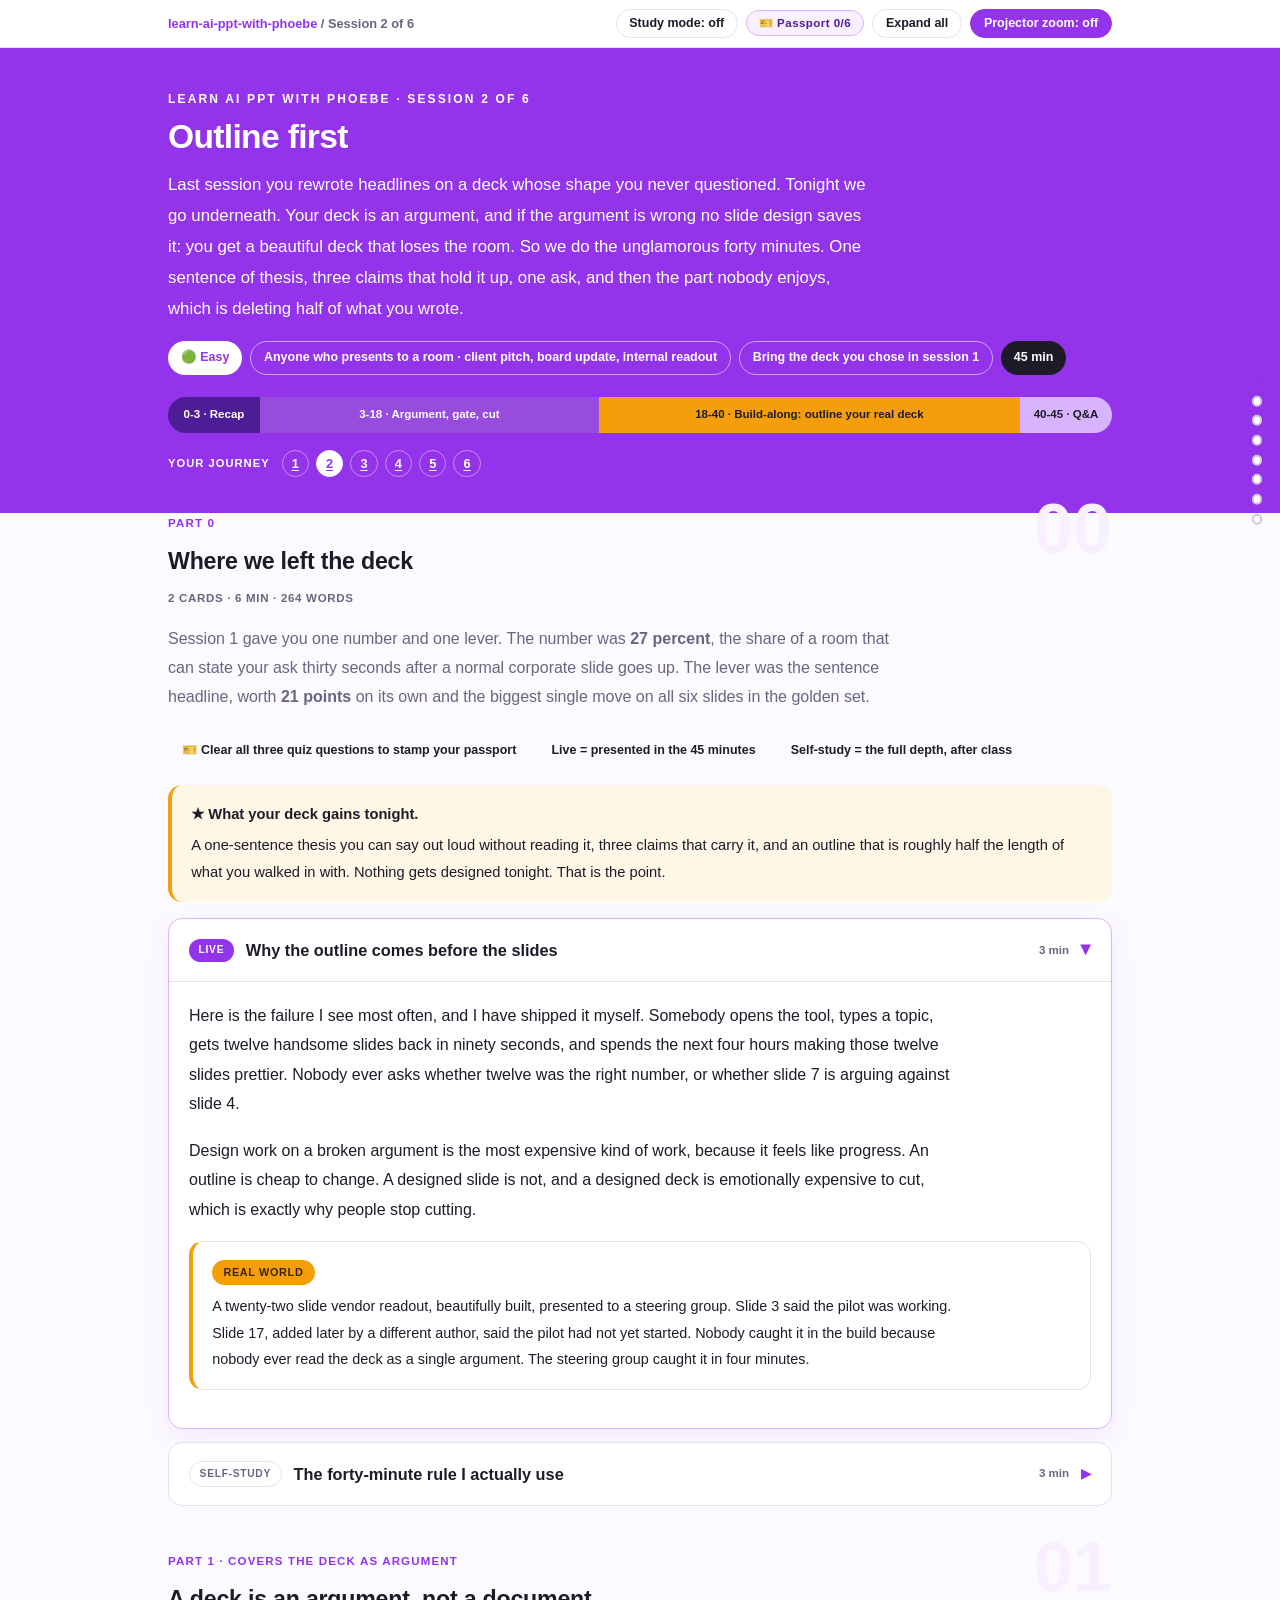
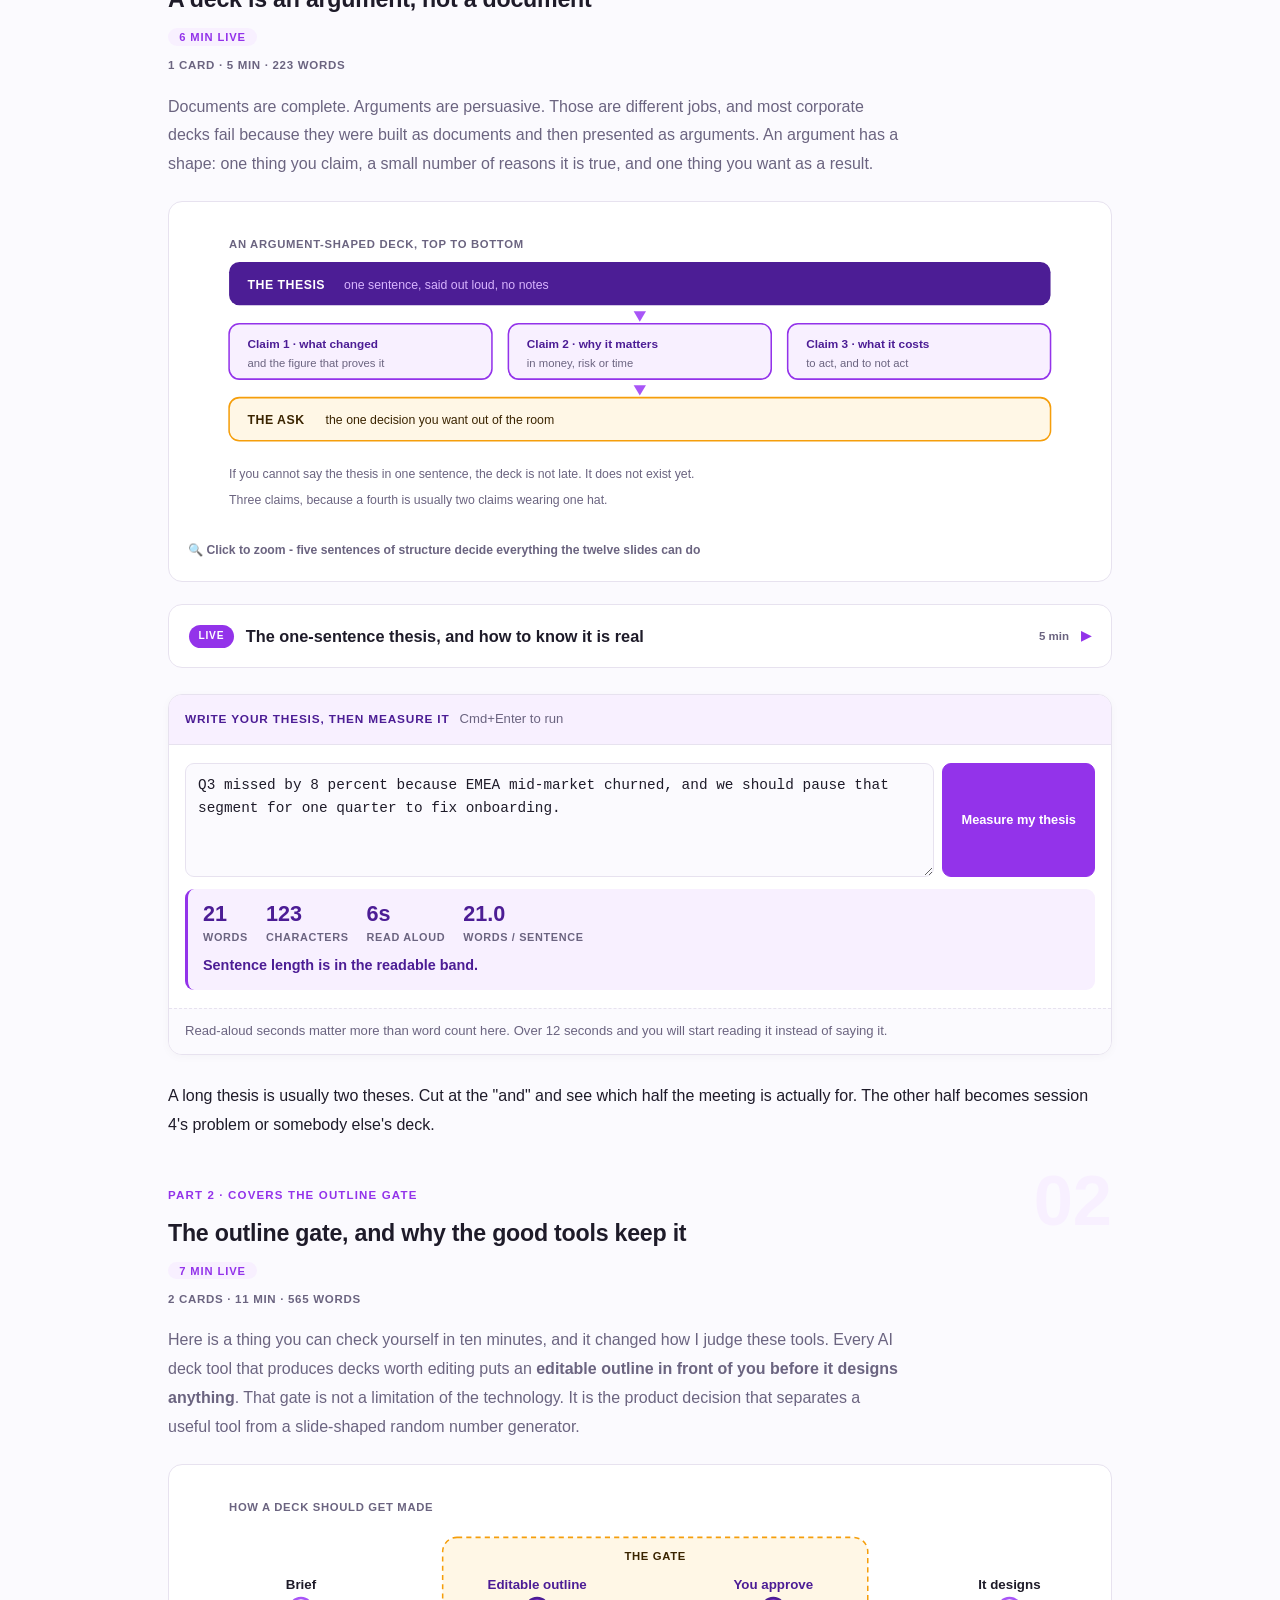
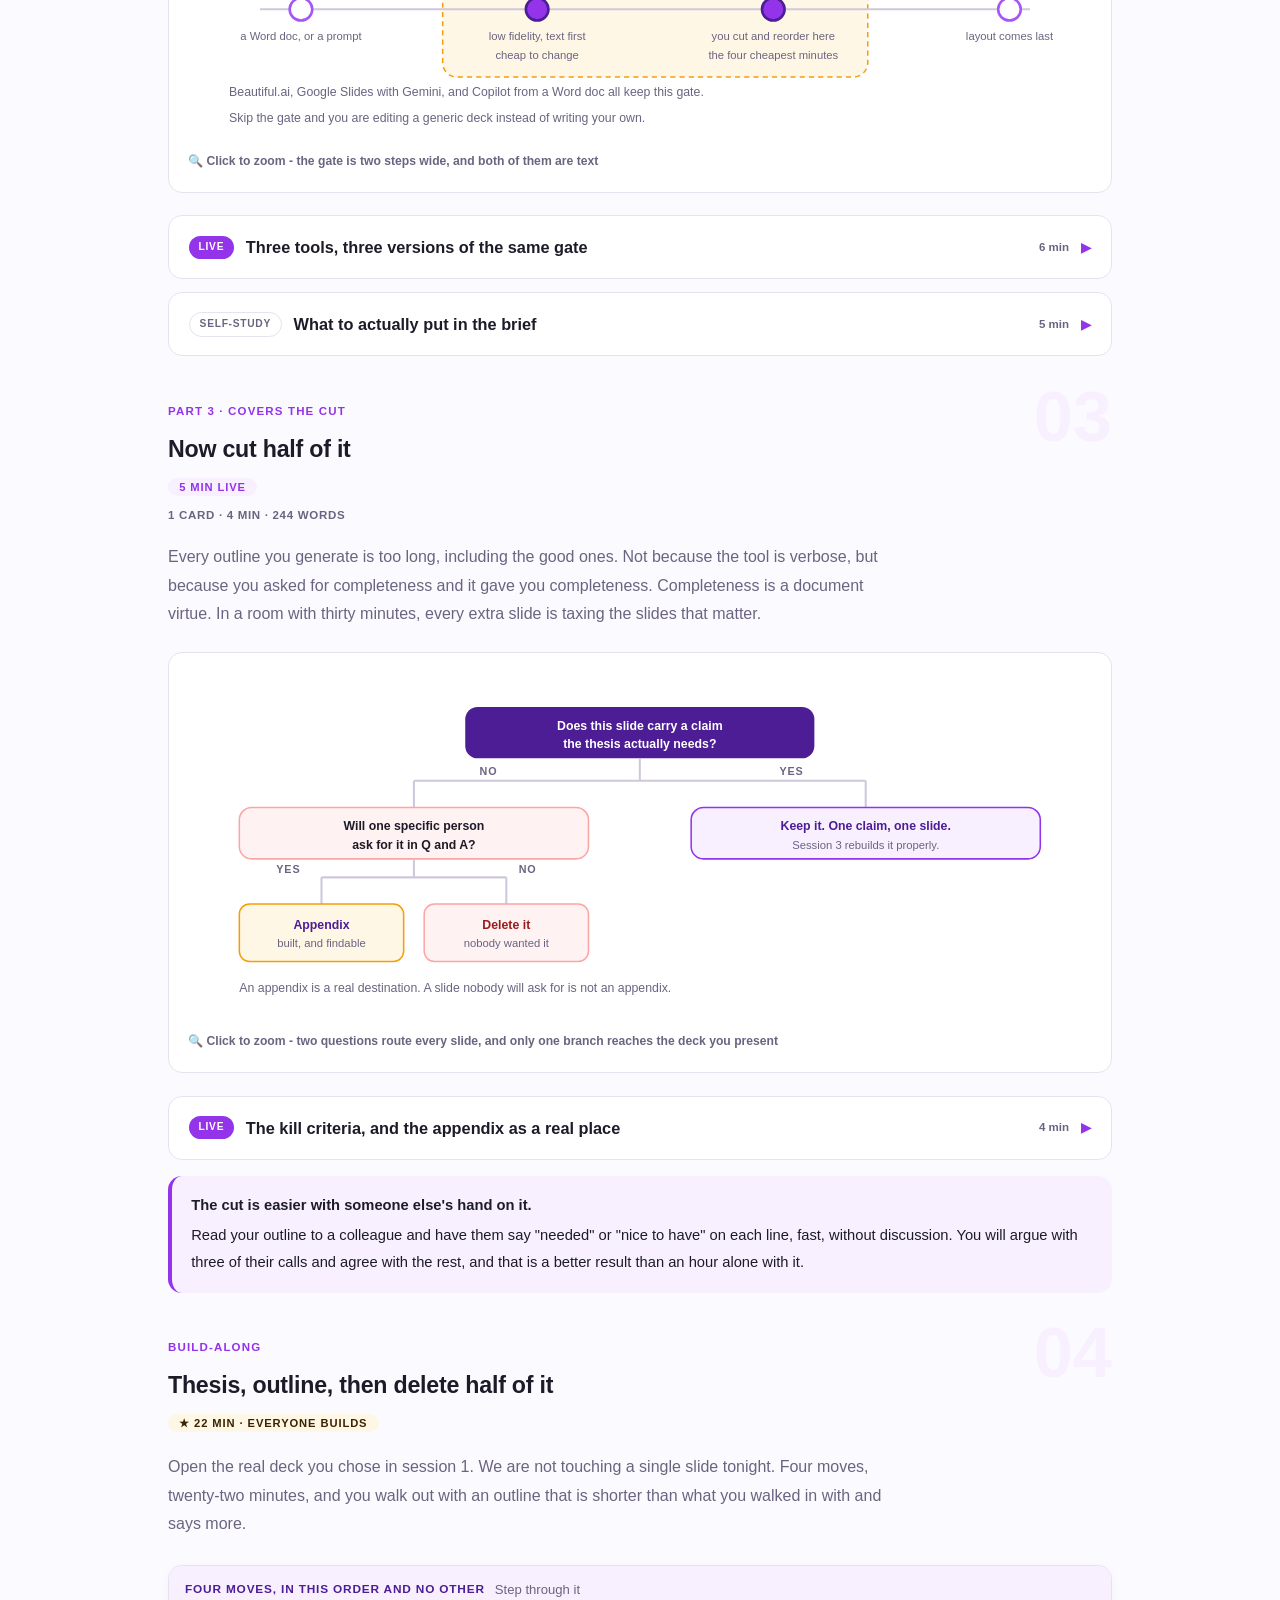
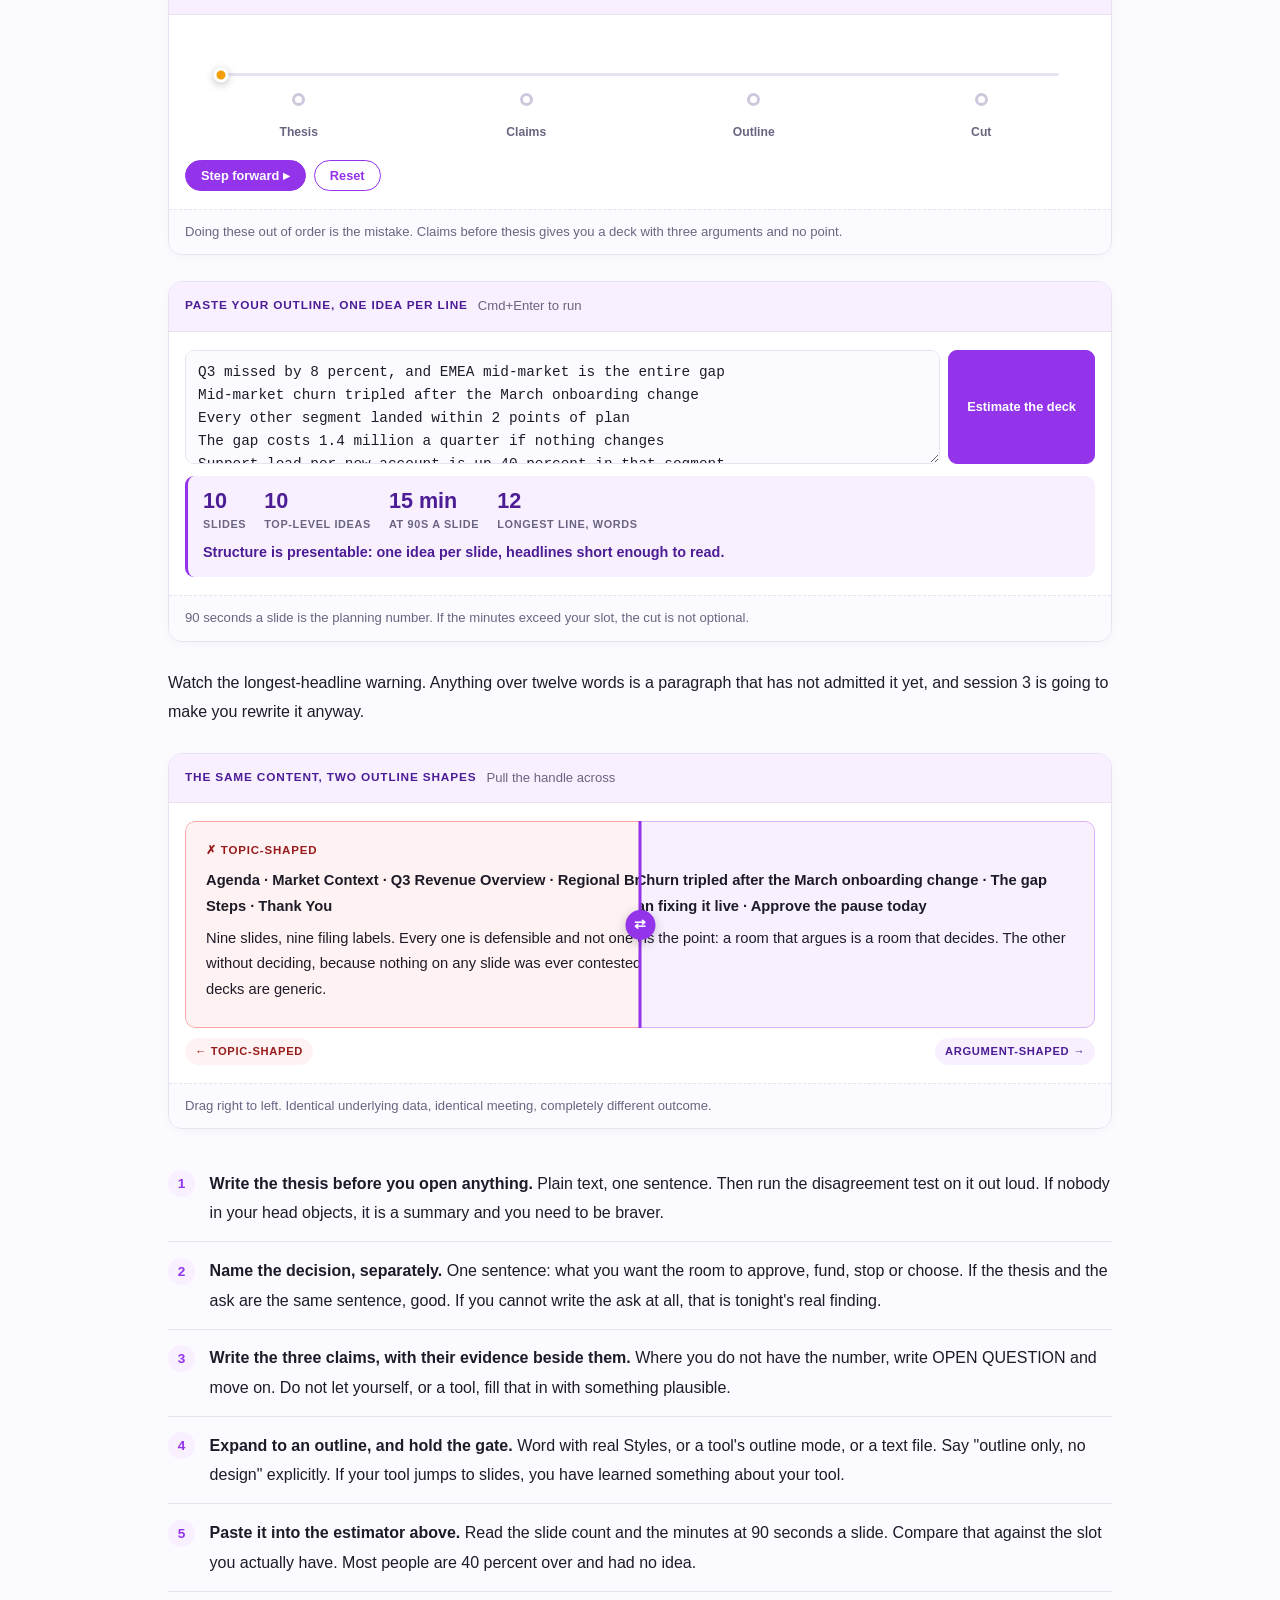
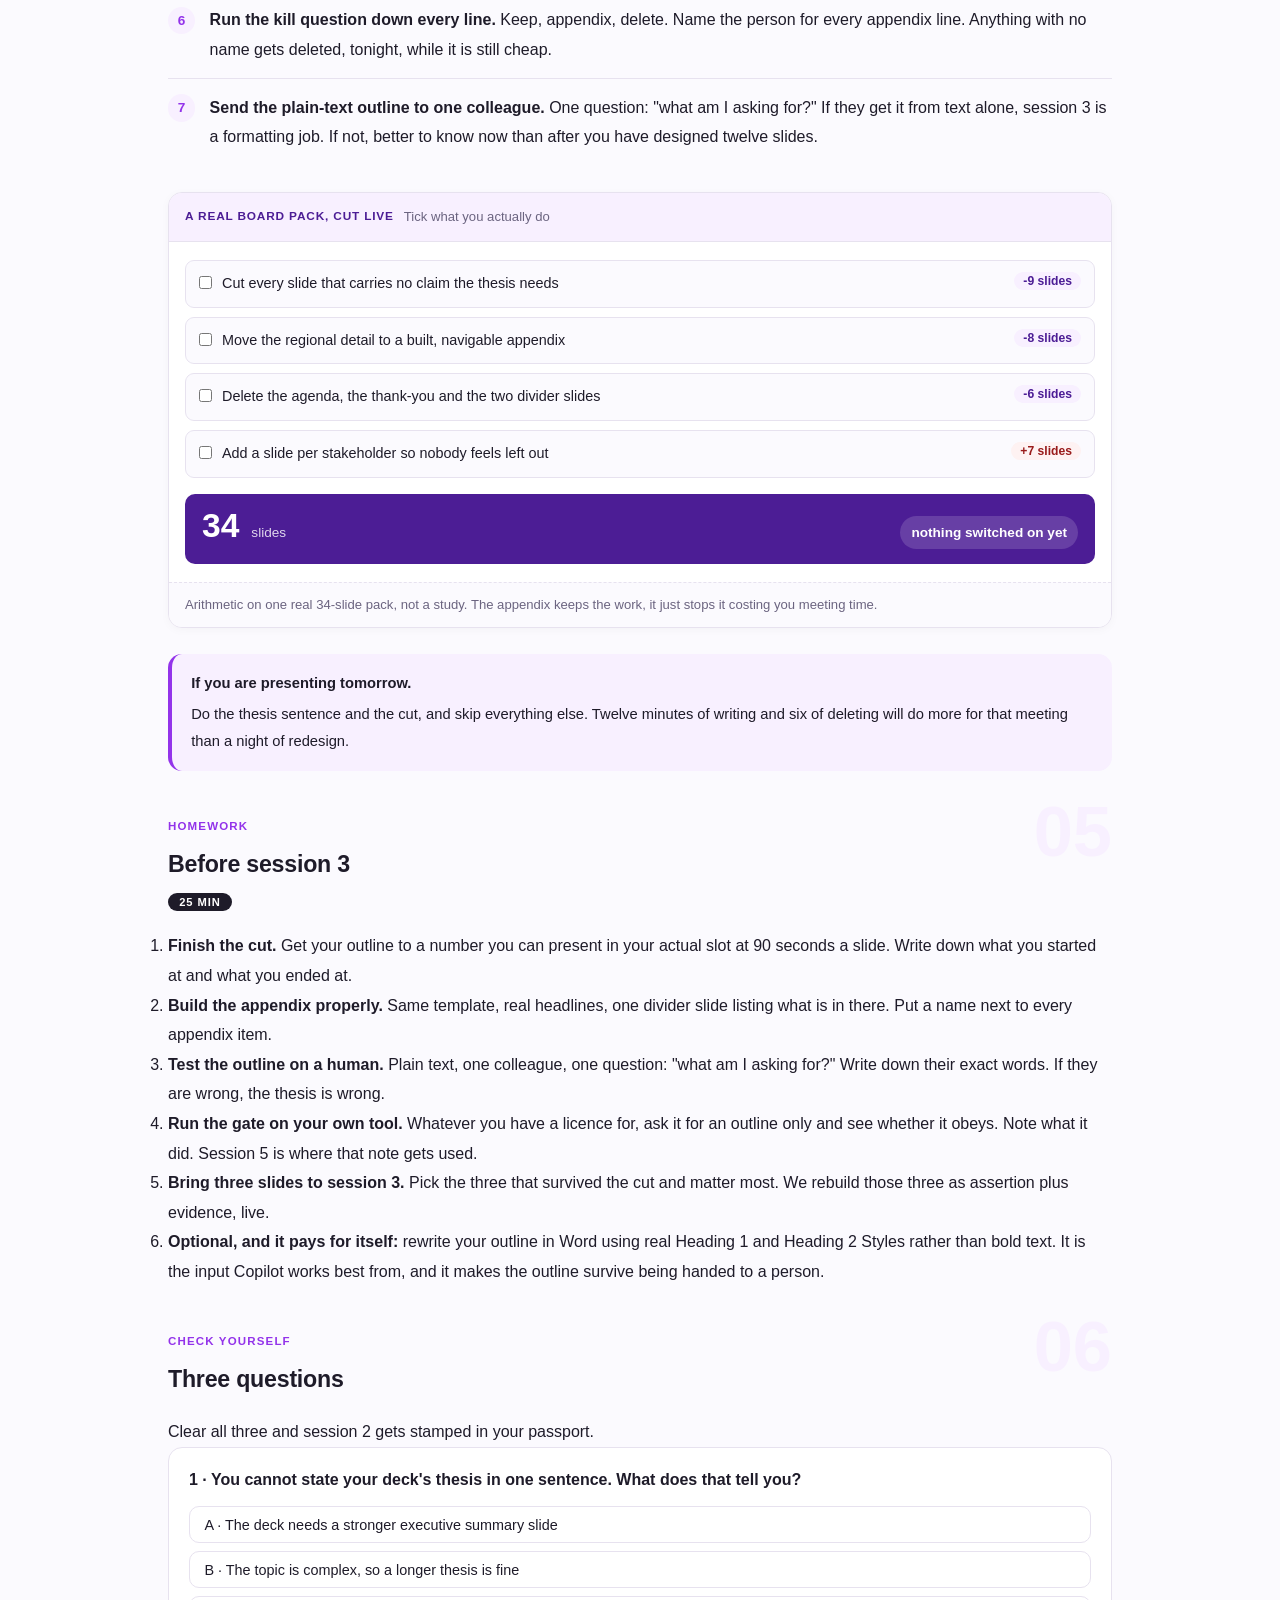
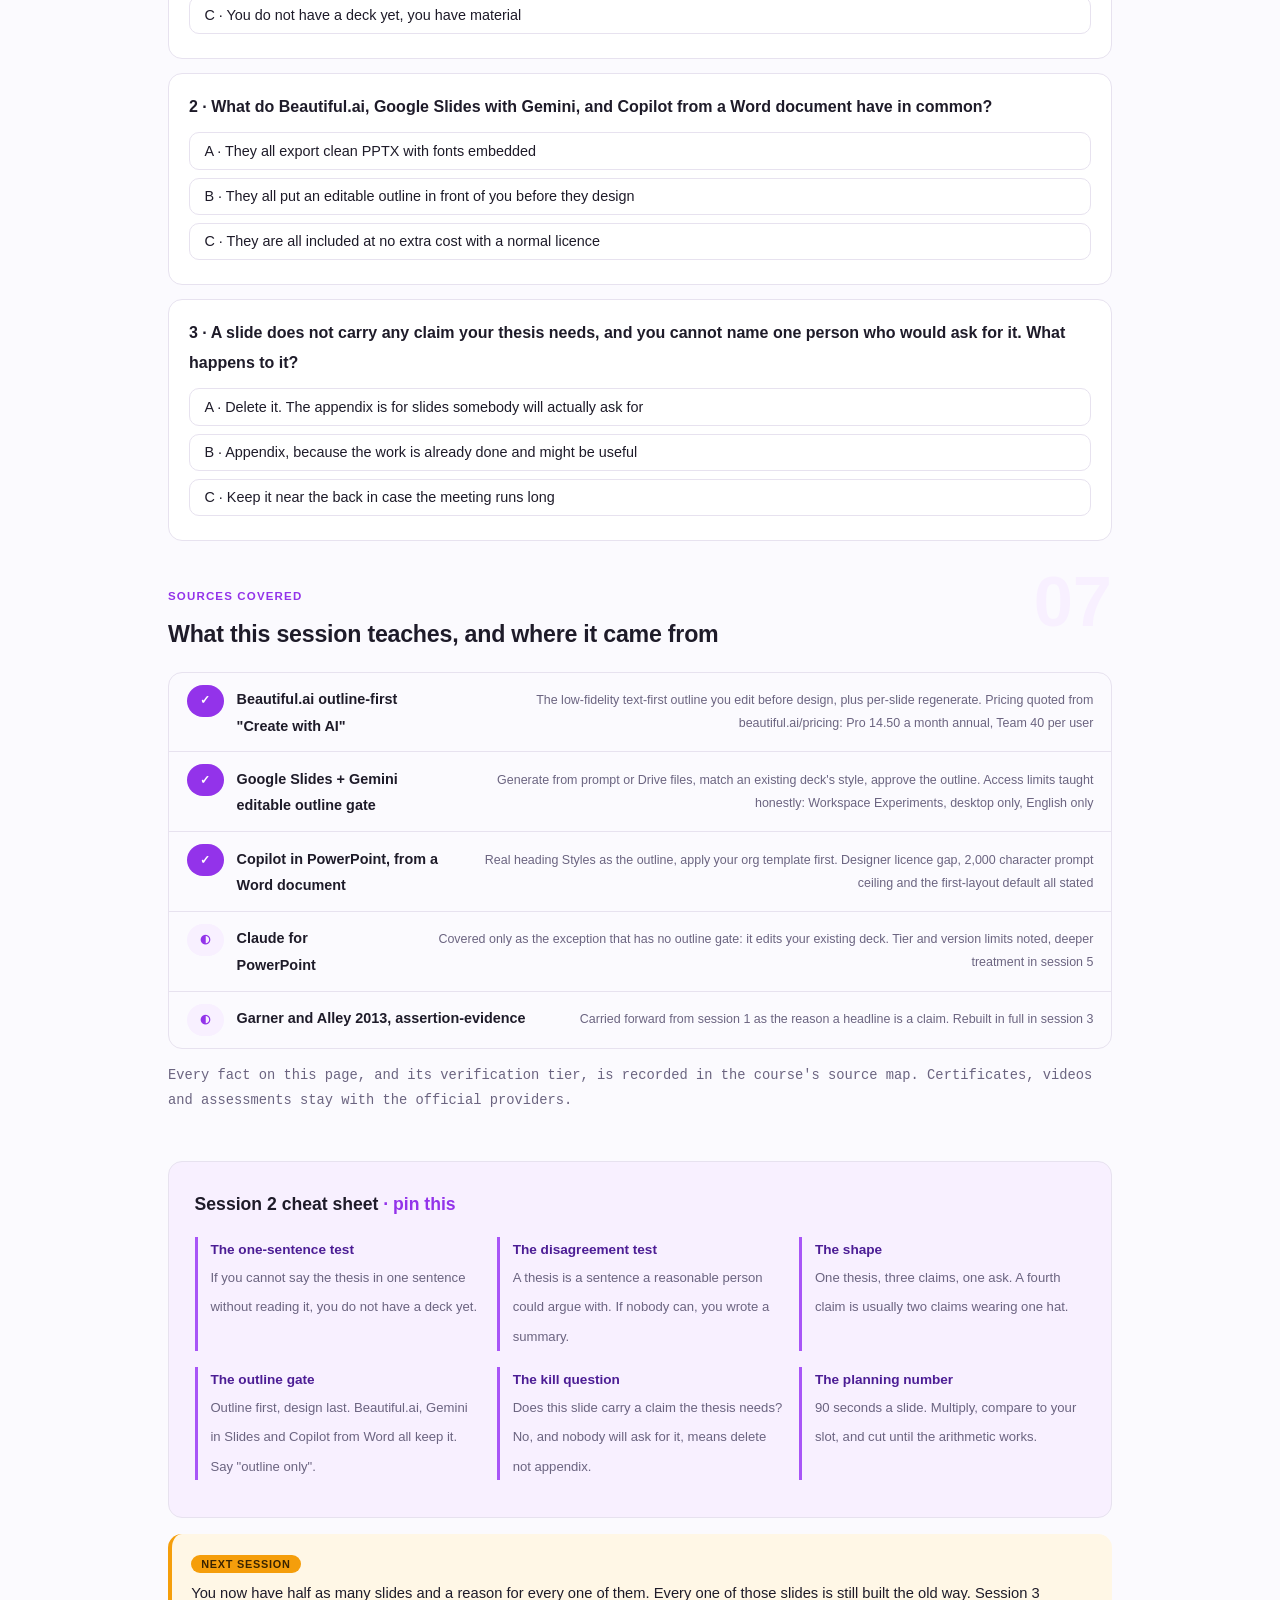
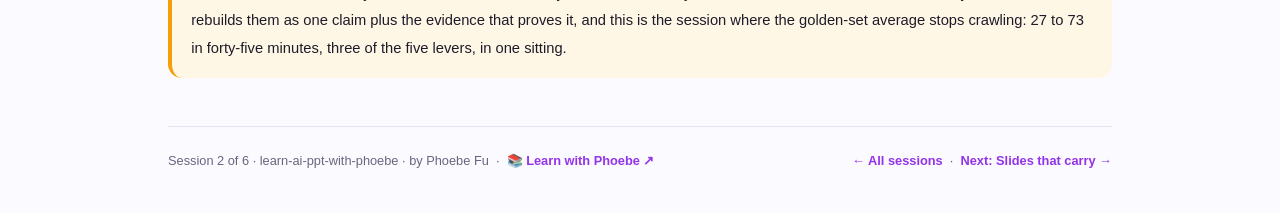
<file: courses/02-outline-first.html>
<!DOCTYPE html>
<html lang="en">
<head>
<meta charset="UTF-8">
<meta name="viewport" content="width=device-width, initial-scale=1.0">
<!-- social:start -->
<meta name="description" content="Session 2 of 6. Your deck is an argument, not a document. Tonight: the one-sentence thesis, the outline gate every serious AI deck tool keeps, and how to delete half your slides without losing anything.">
<meta property="og:type" content="article">
<meta property="og:site_name" content="Learn with Phoebe">
<meta property="og:title" content="Outline first - learn ai ppt with phoebe">
<meta property="og:description" content="Session 2 of 6. Your deck is an argument, not a document. Tonight: the one-sentence thesis, the outline gate every serious AI deck tool keeps, and how to delete half your slides without losing anything.">
<meta property="og:url" content="https://phoebefu6.github.io/learn-ai-ppt-with-phoebe/courses/02-outline-first.html">
<meta property="og:image" content="https://phoebefu6.github.io/learn-ai-ppt-with-phoebe/assets/og-cover.png">
<meta property="og:image:width" content="1200">
<meta property="og:image:height" content="630">
<meta name="twitter:card" content="summary_large_image">
<meta name="twitter:title" content="Outline first - learn ai ppt with phoebe">
<meta name="twitter:description" content="Session 2 of 6. The deck is an argument. Tonight you write the thesis, then delete half the slides.">
<meta name="twitter:image" content="https://phoebefu6.github.io/learn-ai-ppt-with-phoebe/assets/og-cover.png">
<!-- social:end -->
<title>Session 2 · Outline first - learn ai ppt with phoebe</title>
<link rel="stylesheet" href="../assets/style.css?v=23">
</head>
<body>

<div class="toolbar">
  <div class="wrap">
    <span class="crumb"><a href="../index.html">learn-ai-ppt-with-phoebe</a> / Session 2 of 6</span>
    <button class="btn" id="toggle-all" type="button">Expand all</button>
    <button class="btn primary" id="zoom-toggle" type="button">Projector zoom: off</button>
  </div>
</div>

<header class="masthead">
  <div class="wrap">
    <div class="eyebrow">Learn AI PPT with Phoebe · Session 2 of 6</div>
    <h1>Outline <span class="accent">first</span></h1>
    <p class="sub">Last session you rewrote headlines on a deck whose shape you never questioned. Tonight we go underneath. Your deck is an argument, and if the argument is wrong no slide design saves it: you get a beautiful deck that loses the room. So we do the unglamorous forty minutes. One sentence of thesis, three claims that hold it up, one ask, and then the part nobody enjoys, which is deleting half of what you wrote.</p>
    <div class="chip-row">
      <span class="chip level">🟢 Easy</span>
      <span class="chip audience">Anyone who presents to a room · client pitch, board update, internal readout</span>
      <span class="chip audience">Bring the deck you chose in session 1</span>
      <span class="chip time">45 min</span>
    </div>
    <div class="agenda">
      <span class="a1" style="flex:1">0-3 · Recap</span>
      <span class="a2" style="flex:4">3-18 · Argument, gate, cut</span>
      <span class="a3" style="flex:5">18-40 · Build-along: outline your real deck</span>
      <span class="a4" style="flex:1">40-45 · Q&amp;A</span>
    </div>
  </div>
</header>

<main class="wrap">

  <!-- ============ PART 0 ============ -->
  <section class="section" id="intro">
    <div class="section-kicker">
      <span class="klabel">Part 0</span>
      <h2>Where we left the deck</h2>
    </div>
    <p class="lede">Session 1 gave you one number and one lever. The number was <strong>27 percent</strong>, the share of a room that can state your ask thirty seconds after a normal corporate slide goes up. The lever was the sentence headline, worth <strong>21 points</strong> on its own and the biggest single move on all six slides in the golden set.</p>

    <div class="legend">
      <span class="pill">🎫 Clear all three quiz questions to stamp your passport</span>
      <span class="pill">Live = presented in the 45 minutes</span>
      <span class="pill">Self-study = the full depth, after class</span>
    </div>

    <div class="callout win">
      <p><strong>★ What your deck gains tonight.</strong> A one-sentence thesis you can say out loud without reading it, three claims that carry it, and an outline that is roughly half the length of what you walked in with. Nothing gets designed tonight. That is the point.</p>
    </div>

    <details class="card" open>
      <summary><span class="mode live">Live</span>Why the outline comes before the slides<span class="mini">3 min</span><span class="caret">▶</span></summary>
      <div class="body">
        <p>Here is the failure I see most often, and I have shipped it myself. Somebody opens the tool, types a topic, gets twelve handsome slides back in ninety seconds, and spends the next four hours making those twelve slides prettier. Nobody ever asks whether twelve was the right number, or whether slide 7 is arguing against slide 4.</p>
        <p>Design work on a broken argument is the most expensive kind of work, because it feels like progress. An outline is cheap to change. A designed slide is not, and a designed deck is emotionally expensive to cut, which is exactly why people stop cutting.</p>
        <div class="callout example">
          <span class="ex-pill">Real world</span>
          <p>A twenty-two slide vendor readout, beautifully built, presented to a steering group. Slide 3 said the pilot was working. Slide 17, added later by a different author, said the pilot had not yet started. Nobody caught it in the build because nobody ever read the deck as a single argument. The steering group caught it in four minutes.</p>
        </div>
      </div>
    </details>

    <details class="card">
      <summary><span class="mode self">Self-study</span>The forty-minute rule I actually use<span class="mini">3 min</span><span class="caret">▶</span></summary>
      <div class="body">
        <p>For any deck under twenty slides, I give the outline forty minutes and refuse to open a slide tool until the timer goes. It sounds arbitrary. What it really is, is a commitment device: forty minutes is long enough that you have to confront a weak thesis, and short enough that you cannot hide in it.</p>
        <p>The test for whether the forty minutes worked: can you send the outline, as plain text, to one colleague and have them tell you what you are asking for? If yes, the deck is now a formatting job. If no, more slides will not help.</p>
      </div>
    </details>
  </section>

  <!-- ============ PART 1 ============ -->
  <section class="section" id="part-1">
    <div class="section-kicker">
      <span class="klabel">Part 1 · covers the deck as argument</span>
      <h2>A deck is an argument, not a document</h2>
      <span class="tag concept">6 min live</span>
    </div>
    <p class="lede">Documents are complete. Arguments are persuasive. Those are different jobs, and most corporate decks fail because they were built as documents and then presented as arguments. An argument has a shape: one thing you claim, a small number of reasons it is true, and one thing you want as a result.</p>

    <figure class="zoomable">
      <svg viewBox="0 0 880 300" xmlns="http://www.w3.org/2000/svg" role="img" aria-label="The shape of an argument-shaped deck: one sentence thesis on top, three supporting claims in the middle, one ask at the bottom">
        <style>
          .s2aA-k { font: 700 11px Inter, sans-serif; fill: #6B6480; letter-spacing: .06em; }
          .s2aA-w { font: 800 12px Inter, sans-serif; fill: #fff; letter-spacing: .04em; }
          .s2aA-s { font: 400 12px Inter, sans-serif; fill: #D8B4FE; }
          .s2aA-b { font: 700 11.5px Inter, sans-serif; fill: #4C1D95; }
          .s2aA-x { font: 400 11px Inter, sans-serif; fill: #6B6480; }
          .s2aA-a { font: 800 12px Inter, sans-serif; fill: #3A2400; letter-spacing: .04em; }
          .s2aA-y { font: 400 12px Inter, sans-serif; fill: #3A2400; }
          .s2aA-n { font: 400 12px Inter, sans-serif; fill: #6B6480; }
        </style>
        <text class="s2aA-k" x="40" y="26">AN ARGUMENT-SHAPED DECK, TOP TO BOTTOM</text>
        <rect x="40" y="40" width="800" height="42" rx="10" fill="#4C1D95"/>
        <text class="s2aA-w" x="58" y="66">THE THESIS</text>
        <text class="s2aA-s" x="152" y="66">one sentence, said out loud, no notes</text>
        <path d="M 434 88 L 440 98 L 446 88 Z" fill="#A855F7"/>
        <rect x="40" y="100" width="256" height="54" rx="10" fill="#F8F0FF" stroke="#9333EA" stroke-width="1.5"/>
        <text class="s2aA-b" x="58" y="124">Claim 1 · what changed</text>
        <text class="s2aA-x" x="58" y="142">and the figure that proves it</text>
        <rect x="312" y="100" width="256" height="54" rx="10" fill="#F8F0FF" stroke="#9333EA" stroke-width="1.5"/>
        <text class="s2aA-b" x="330" y="124">Claim 2 · why it matters</text>
        <text class="s2aA-x" x="330" y="142">in money, risk or time</text>
        <rect x="584" y="100" width="256" height="54" rx="10" fill="#F8F0FF" stroke="#9333EA" stroke-width="1.5"/>
        <text class="s2aA-b" x="602" y="124">Claim 3 · what it costs</text>
        <text class="s2aA-x" x="602" y="142">to act, and to not act</text>
        <path d="M 434 160 L 440 170 L 446 160 Z" fill="#A855F7"/>
        <rect x="40" y="172" width="800" height="42" rx="10" fill="#FFF7E6" stroke="#F59E0B" stroke-width="1.5"/>
        <text class="s2aA-a" x="58" y="198">THE ASK</text>
        <text class="s2aA-y" x="134" y="198">the one decision you want out of the room</text>
        <text class="s2aA-n" x="40" y="250">If you cannot say the thesis in one sentence, the deck is not late. It does not exist yet.</text>
        <text class="s2aA-n" x="40" y="276">Three claims, because a fourth is usually two claims wearing one hat.</text>
      </svg>
      <figcaption>🔍 Click to zoom - five sentences of structure decide everything the twelve slides can do</figcaption>
    </figure>

    <details class="card">
      <summary><span class="mode live">Live</span>The one-sentence thesis, and how to know it is real<span class="mini">5 min</span><span class="caret">▶</span></summary>
      <div class="body">
        <p>A thesis is one sentence that a reasonable person could disagree with. That last part is the whole test. "Q3 performance was mixed" is not a thesis, because nobody can argue with it. "We should stop selling into EMEA mid-market until we fix onboarding" is a thesis, because half the room wants to fight it.</p>
        <p>Three quick diagnostics, in order of how often they catch me:</p>
        <ul>
          <li><strong>The disagreement test.</strong> Can someone in the room hold the opposite view honestly? If not, you have written a summary.</li>
          <li><strong>The "and" test.</strong> If your sentence needs an "and" joining two unrelated halves, you have two decks. Pick the one this meeting is for.</li>
          <li><strong>The no-notes test.</strong> Say it out loud, looking at nothing. If you have to read it, the room will not remember it.</li>
        </ul>
        <div class="prompt-box bad">
          <span class="label">✗ A topic dressed as a thesis</span>
An overview of Q3 revenue performance, regional breakdown and
next steps for the leadership team.

Nobody can disagree with this, so nobody can decide anything.
It is a table of contents wearing a sentence.
        </div>
        <div class="prompt-box good">
          <span class="label">★ A thesis you can argue with</span>
Q3 missed by 8 percent because EMEA mid-market churned, and we
should pause that segment for one quarter to fix onboarding.

Disagreeable, specific, and it implies the ask. Someone will
push back on "pause", which is exactly the conversation you want.
        </div>
      </div>
    </details>

    <div class="tryrow" data-fn="wordcount" data-multiline="1" data-title="Write your thesis, then measure it" data-hint="One sentence. What you claim, and what you want." data-seed="Q3 missed by 8 percent because EMEA mid-market churned, and we should pause that segment for one quarter to fix onboarding." data-cta="Measure my thesis" data-foot="Read-aloud seconds matter more than word count here. Over 12 seconds and you will start reading it instead of saying it."></div>

    <p>A long thesis is usually two theses. Cut at the "and" and see which half the meeting is actually for. The other half becomes session 4's problem or somebody else's deck.</p>
  </section>

  <!-- ============ PART 2 ============ -->
  <section class="section" id="part-2">
    <div class="section-kicker">
      <span class="klabel">Part 2 · covers the outline gate</span>
      <h2>The outline gate, and why the good tools keep it</h2>
      <span class="tag concept">7 min live</span>
    </div>
    <p class="lede">Here is a thing you can check yourself in ten minutes, and it changed how I judge these tools. Every AI deck tool that produces decks worth editing puts an <strong>editable outline in front of you before it designs anything</strong>. That gate is not a limitation of the technology. It is the product decision that separates a useful tool from a slide-shaped random number generator.</p>

    <figure class="zoomable">
      <svg viewBox="0 0 880 250" xmlns="http://www.w3.org/2000/svg" role="img" aria-label="A four stage pipeline from brief to designed deck, with the editable outline and the human approval step highlighted as the gate">
        <style>
          .s2bA-k { font: 700 11px Inter, sans-serif; fill: #6B6480; letter-spacing: .06em; }
          .s2bA-t { font: 700 13px Inter, sans-serif; fill: #1E1B29; }
          .s2bA-g { font: 700 13px Inter, sans-serif; fill: #4C1D95; }
          .s2bA-x { font: 400 11px Inter, sans-serif; fill: #6B6480; }
          .s2bA-p { font: 800 11px Inter, sans-serif; fill: #3A2400; letter-spacing: .06em; }
          .s2bA-n { font: 400 12px Inter, sans-serif; fill: #6B6480; }
        </style>
        <text class="s2bA-k" x="40" y="26">HOW A DECK SHOULD GET MADE</text>
        <rect x="248" y="52" width="414" height="136" rx="14" fill="#FFF7E6" stroke="#F59E0B" stroke-width="1.5" stroke-dasharray="5 4"/>
        <text class="s2bA-p" x="455" y="74" text-anchor="middle">THE GATE</text>
        <line x1="70" y1="122" x2="820" y2="122" stroke="#CFC8DC" stroke-width="2"/>
        <circle cx="110" cy="122" r="11" fill="#fff" stroke="#A855F7" stroke-width="2.5"/>
        <circle cx="340" cy="122" r="11" fill="#9333EA" stroke="#4C1D95" stroke-width="2.5"/>
        <circle cx="570" cy="122" r="11" fill="#9333EA" stroke="#4C1D95" stroke-width="2.5"/>
        <circle cx="800" cy="122" r="11" fill="#fff" stroke="#A855F7" stroke-width="2.5"/>
        <text class="s2bA-t" x="110" y="102" text-anchor="middle">Brief</text>
        <text class="s2bA-g" x="340" y="102" text-anchor="middle">Editable outline</text>
        <text class="s2bA-g" x="570" y="102" text-anchor="middle">You approve</text>
        <text class="s2bA-t" x="800" y="102" text-anchor="middle">It designs</text>
        <text class="s2bA-x" x="110" y="152" text-anchor="middle">a Word doc, or a prompt</text>
        <text class="s2bA-x" x="340" y="152" text-anchor="middle">low fidelity, text first</text>
        <text class="s2bA-x" x="570" y="152" text-anchor="middle">you cut and reorder here</text>
        <text class="s2bA-x" x="800" y="152" text-anchor="middle">layout comes last</text>
        <text class="s2bA-x" x="340" y="170" text-anchor="middle">cheap to change</text>
        <text class="s2bA-x" x="570" y="170" text-anchor="middle">the four cheapest minutes</text>
        <text class="s2bA-n" x="40" y="206">Beautiful.ai, Google Slides with Gemini, and Copilot from a Word doc all keep this gate.</text>
        <text class="s2bA-n" x="40" y="232">Skip the gate and you are editing a generic deck instead of writing your own.</text>
      </svg>
      <figcaption>🔍 Click to zoom - the gate is two steps wide, and both of them are text</figcaption>
    </figure>

    <details class="card">
      <summary><span class="mode live">Live</span>Three tools, three versions of the same gate<span class="mini">6 min</span><span class="caret">▶</span></summary>
      <div class="body">
        <p>These rows are verified against the vendors' own documentation, and the catches are theirs rather than mine. Re-check them before you present this: Copilot and Gemini surfaces move monthly.</p>
        <table class="clean">
          <tr><th>Tool</th><th>Where the outline gate sits</th><th>The catch that bites</th></tr>
          <tr><td><strong>Beautiful.ai</strong></td><td>Outline-first "Create with AI". You get a low-fidelity, text-first outline and you edit it before anything is designed. Per-slide regenerate preserves your copy.</td><td>Paid tiers only. Pro is 14.50 dollars a month billed annually, Team is 40 dollars per user per month annual.</td></tr>
          <tr><td><strong>Google Slides + Gemini</strong></td><td>Generates a full editable deck from a prompt or from your Drive files, and shows you an editable outline to approve first. Can match an existing deck's style.</td><td>Workspace Experiments, trusted tester only. Desktop only, English only. Google's own page mentions no PPTX export at all.</td></tr>
          <tr><td><strong>Copilot in PowerPoint</strong></td><td>Its best mode is not a prompt, it is <strong>a Word document</strong>. Your Word file with real heading Styles becomes the outline, so the gate is a document you already know how to edit.</td><td>Generate-a-slide and create-from-topic need a Designer licence, and nothing tells you why they are missing. 2,000 character prompt ceiling. It defaults to the first layout in the Slide Master unless you guide it.</td></tr>
          <tr><td><strong>Claude for PowerPoint</strong></td><td>Not an outline gate. It builds on your existing template and makes pinpoint single-slide edits, so your deck is the outline.</td><td>Pro, Max, Team or Enterprise only. Not on 2016 or 2019 perpetual, not on iPad or Android. Documented prompt-injection risk, so only use it with files you trust.</td></tr>
        </table>
        <div class="callout tip">
          <p><strong>The Copilot move worth stealing even if you never touch Copilot.</strong> Write the outline in Word, using real Styles rather than manually bolded text. Heading 1 for each slide's assertion, Heading 2 for its evidence. That file is a better outline than any bullet list, it survives handoff to a human, and if you do have Copilot it is the single input that most improves what comes back. Apply your org template first, before you generate.</p>
        </div>
      </div>
    </details>

    <details class="card">
      <summary><span class="mode self">Self-study</span>What to actually put in the brief<span class="mini">5 min</span><span class="caret">▶</span></summary>
      <div class="body">
        <p>Whatever tool you use, the outline you get back is a function of what you put in. Topic in, generic out. Argument in, editable out.</p>
        <div class="prompt-box bad">
          <span class="label">✗ Topic in, generic out</span>
Make me a deck about Q3 revenue.

You will get 12 slides: Agenda, Executive Summary, Market Context,
Revenue Overview, Regional Breakdown, Key Highlights, Challenges,
Opportunities, Next Steps, Thank You. Not one of them argues anything.
        </div>
        <div class="prompt-box good">
          <span class="label">★ Argument in, editable out</span>
Build an OUTLINE ONLY, no slide design yet.

Audience: 6 exec sponsors, 30 minutes, they have not seen the data.
Decision I need: approve a one-quarter pause on EMEA mid-market.
Thesis: Q3 missed by 8 percent because EMEA mid-market churned,
and pausing that segment for a quarter is cheaper than fixing it live.
Three claims only, in this order: what changed, what it costs,
what pausing buys us.
Rules: one claim per slide, headline as a full sentence under 12 words,
no agenda slide, no thank-you slide. Mark anything you are unsure of
as OPEN QUESTION and do not fill it in with a plausible number.

Ask me to approve the outline before you design anything.
        </div>
        <p>Two details in there earn their keep. "Outline only, no design yet" holds the gate open even in tools that would rather jump ahead. And "do not fill it in with a plausible number" is the line that saves you in session 4, because a confident invented figure is the failure mode that actually ends careers.</p>
      </div>
    </details>
  </section>

  <!-- ============ PART 3 ============ -->
  <section class="section" id="part-3">
    <div class="section-kicker">
      <span class="klabel">Part 3 · covers the cut</span>
      <h2>Now cut half of it</h2>
      <span class="tag concept">5 min live</span>
    </div>
    <p class="lede">Every outline you generate is too long, including the good ones. Not because the tool is verbose, but because you asked for completeness and it gave you completeness. Completeness is a document virtue. In a room with thirty minutes, every extra slide is taxing the slides that matter.</p>

    <figure class="zoomable">
      <svg viewBox="0 0 880 340" xmlns="http://www.w3.org/2000/svg" role="img" aria-label="A decision tree that routes each slide to keep, appendix or delete based on whether it carries a claim the thesis needs">
        <style>
          .s2cA-r { font: 700 12px Inter, sans-serif; fill: #fff; }
          .s2cA-q { font: 700 12px Inter, sans-serif; fill: #1E1B29; }
          .s2cA-e { font: 800 10.5px Inter, sans-serif; fill: #6B6480; letter-spacing: .08em; }
          .s2cA-h { font: 800 12px Inter, sans-serif; fill: #4C1D95; }
          .s2cA-d { font: 800 12px Inter, sans-serif; fill: #991B1B; }
          .s2cA-x { font: 400 11px Inter, sans-serif; fill: #6B6480; }
          .s2cA-n { font: 400 12px Inter, sans-serif; fill: #6B6480; }
        </style>
        <rect x="270" y="34" width="340" height="50" rx="12" fill="#4C1D95"/>
        <text class="s2cA-r" x="440" y="56" text-anchor="middle">Does this slide carry a claim</text>
        <text class="s2cA-r" x="440" y="74" text-anchor="middle">the thesis actually needs?</text>
        <path d="M 440 84 L 440 106 M 220 106 L 660 106 M 220 106 L 220 132 M 660 106 L 660 132" stroke="#CFC8DC" stroke-width="2" fill="none"/>
        <text class="s2cA-e" x="284" y="100">NO</text>
        <text class="s2cA-e" x="576" y="100">YES</text>
        <rect x="50" y="132" width="340" height="50" rx="12" fill="#FEF2F2" stroke="#FCA5A5" stroke-width="1.5"/>
        <text class="s2cA-q" x="220" y="154" text-anchor="middle">Will one specific person</text>
        <text class="s2cA-q" x="220" y="172" text-anchor="middle">ask for it in Q and A?</text>
        <rect x="490" y="132" width="340" height="50" rx="12" fill="#F8F0FF" stroke="#9333EA" stroke-width="1.5"/>
        <text class="s2cA-h" x="660" y="154" text-anchor="middle">Keep it. One claim, one slide.</text>
        <text class="s2cA-x" x="660" y="172" text-anchor="middle">Session 3 rebuilds it properly.</text>
        <path d="M 220 182 L 220 200 M 130 200 L 310 200 M 130 200 L 130 226 M 310 200 L 310 226" stroke="#CFC8DC" stroke-width="2" fill="none"/>
        <text class="s2cA-e" x="86" y="196">YES</text>
        <text class="s2cA-e" x="322" y="196">NO</text>
        <rect x="50" y="226" width="160" height="56" rx="10" fill="#FFF7E6" stroke="#F59E0B" stroke-width="1.5"/>
        <text class="s2cA-h" x="130" y="250" text-anchor="middle">Appendix</text>
        <text class="s2cA-x" x="130" y="268" text-anchor="middle">built, and findable</text>
        <rect x="230" y="226" width="160" height="56" rx="10" fill="#FEF2F2" stroke="#FCA5A5" stroke-width="1.5"/>
        <text class="s2cA-d" x="310" y="250" text-anchor="middle">Delete it</text>
        <text class="s2cA-x" x="310" y="268" text-anchor="middle">nobody wanted it</text>
        <text class="s2cA-n" x="50" y="312">An appendix is a real destination. A slide nobody will ask for is not an appendix.</text>
      </svg>
      <figcaption>🔍 Click to zoom - two questions route every slide, and only one branch reaches the deck you present</figcaption>
    </figure>

    <details class="card">
      <summary><span class="mode live">Live</span>The kill criteria, and the appendix as a real place<span class="mini">4 min</span><span class="caret">▶</span></summary>
      <div class="body">
        <p>One question per slide: <strong>does this carry a claim the thesis needs?</strong> Not "is it interesting", not "did I do the work", not "will someone notice it is missing". Does the argument need it. Most decks lose a third of their slides to that question on the first pass.</p>
        <p>The reason people cannot cut is that deleting feels like throwing away work. So give the work somewhere to go, and take the appendix seriously:</p>
        <ul>
          <li><strong>An appendix is built, not dumped.</strong> Same template, real headlines, in order. If it looks like a scrap heap you will not open it in front of anyone.</li>
          <li><strong>It is navigable.</strong> One divider slide listing what is back there, so you can jump rather than scroll while six people watch.</li>
          <li><strong>It has an owner in the room.</strong> "The regional detail is in the appendix, Priya, I know you will want it" is the sentence that makes an appendix land.</li>
        </ul>
        <p>And the honest half of the rule: if you cannot name the person who will ask for a slide, it is not appendix material, it is finished. Delete it. An appendix that holds everything is just the long deck with extra steps.</p>
        <div class="callout example">
          <span class="ex-pill">Real world</span>
          <p>A board pack went from 34 slides to 11 with a 23-slide appendix. The meeting ran 18 minutes instead of the scheduled 45, and two appendix slides got opened. The other 21 were never missed, and the chair asked whether the next pack could be shorter still.</p>
        </div>
      </div>
    </details>

    <div class="callout tip">
      <p><strong>The cut is easier with someone else's hand on it.</strong> Read your outline to a colleague and have them say "needed" or "nice to have" on each line, fast, without discussion. You will argue with three of their calls and agree with the rest, and that is a better result than an hour alone with it.</p>
    </div>
  </section>

  <!-- ============ BUILD-ALONG ============ -->
  <section class="section" id="demo-1">
    <div class="section-kicker">
      <span class="klabel">Build-along</span>
      <h2>Thesis, outline, then delete half of it</h2>
      <span class="tag demo">★ 22 min · everyone builds</span>
    </div>
    <p class="lede">Open the real deck you chose in session 1. We are not touching a single slide tonight. Four moves, twenty-two minutes, and you walk out with an outline that is shorter than what you walked in with and says more.</p>

    <div class="tick" data-stages="Thesis|Claims|Outline|Cut" data-title="Four moves, in this order and no other" data-foot="Doing these out of order is the mistake. Claims before thesis gives you a deck with three arguments and no point.">
      <p class="tick-note" data-stage="0"><b>Thesis.</b> One sentence someone could honestly disagree with. Say it out loud with your eyes off the screen. If you have to read it, it is not finished. Six minutes.</p>
      <p class="tick-note" data-stage="1"><b>Claims.</b> Three, and only three, each one a reason the thesis is true. Write the evidence you already have next to each. Gaps stay marked as gaps. Five minutes.</p>
      <p class="tick-note" data-stage="2"><b>Outline.</b> Now let a tool expand it, or expand it yourself in Word with real heading Styles. Outline only, no design. Five minutes.</p>
      <p class="tick-note" data-stage="3"><b>Cut.</b> Run the kill question down the list. Appendix, delete, keep. Aim to lose half. Six minutes, and it is the six that count.</p>
    </div>

    <div class="tryrow" data-fn="slides" data-multiline="1" data-title="Paste your outline, one idea per line" data-hint="One idea per line. Sub-points indented." data-seed="Q3 missed by 8 percent, and EMEA mid-market is the entire gap
Mid-market churn tripled after the March onboarding change
Every other segment landed within 2 points of plan
The gap costs 1.4 million a quarter if nothing changes
Support load per new account is up 40 percent in that segment
Sales is discounting to hold accounts that churn anyway
A one-quarter pause is cheaper than fixing onboarding live
Pausing frees the onboarding team for six weeks of real work
We keep the pipeline warm with a waitlist, not a discount
Approve the pause today so the March cohort is the last one" data-cta="Estimate the deck" data-foot="90 seconds a slide is the planning number. If the minutes exceed your slot, the cut is not optional."></div>

    <p>Watch the longest-headline warning. Anything over twelve words is a paragraph that has not admitted it yet, and session 3 is going to make you rewrite it anyway.</p>

    <div class="wipe" data-title="The same content, two outline shapes" data-label-a="Topic-shaped" data-label-b="Argument-shaped" data-foot="Drag right to left. Identical underlying data, identical meeting, completely different outcome.">
      <div class="wipe-a">
        <p><strong>Agenda · Market Context · Q3 Revenue Overview · Regional Breakdown · Key Highlights · Challenges · Opportunities · Next Steps · Thank You</strong></p>
        <p>Nine slides, nine filing labels. Every one is defensible and not one of them says anything. The room can follow it and still leave without deciding, because nothing on any slide was ever contested. This is what a topic prompt returns, and it is why people think AI decks are generic.</p>
      </div>
      <div class="wipe-b">
        <p><strong>Q3 missed by 8 percent, EMEA mid-market is the whole gap · Churn tripled after the March onboarding change · The gap costs 1.4 million a quarter · A one-quarter pause is cheaper than fixing it live · Approve the pause today</strong></p>
        <p>Five slides, five claims, one ask. Somebody will fight slide 4, which is the point: a room that argues is a room that decides. The other four slides exist to make that argument survivable.</p>
      </div>
    </div>

    <div class="steps">
      <div class="step"><p><strong>Write the thesis before you open anything.</strong> Plain text, one sentence. Then run the disagreement test on it out loud. If nobody in your head objects, it is a summary and you need to be braver.</p></div>
      <div class="step"><p><strong>Name the decision, separately.</strong> One sentence: what you want the room to approve, fund, stop or choose. If the thesis and the ask are the same sentence, good. If you cannot write the ask at all, that is tonight's real finding.</p></div>
      <div class="step"><p><strong>Write the three claims, with their evidence beside them.</strong> Where you do not have the number, write OPEN QUESTION and move on. Do not let yourself, or a tool, fill that in with something plausible.</p></div>
      <div class="step"><p><strong>Expand to an outline, and hold the gate.</strong> Word with real Styles, or a tool's outline mode, or a text file. Say "outline only, no design" explicitly. If your tool jumps to slides, you have learned something about your tool.</p></div>
      <div class="step"><p><strong>Paste it into the estimator above.</strong> Read the slide count and the minutes at 90 seconds a slide. Compare that against the slot you actually have. Most people are 40 percent over and had no idea.</p></div>
      <div class="step"><p><strong>Run the kill question down every line.</strong> Keep, appendix, delete. Name the person for every appendix line. Anything with no name gets deleted, tonight, while it is still cheap.</p></div>
      <div class="step"><p><strong>Send the plain-text outline to one colleague.</strong> One question: "what am I asking for?" If they get it from text alone, session 3 is a formatting job. If not, better to know now than after you have designed twelve slides.</p></div>
    </div>

    <div class="stakes" data-base="34" data-unit="slides" data-lower-is-better="1" data-title="A real board pack, cut live" data-foot="Arithmetic on one real 34-slide pack, not a study. The appendix keeps the work, it just stops it costing you meeting time.">
      <label><input type="checkbox" data-delta="-9"> Cut every slide that carries no claim the thesis needs</label>
      <label><input type="checkbox" data-delta="-8"> Move the regional detail to a built, navigable appendix</label>
      <label><input type="checkbox" data-delta="-6"> Delete the agenda, the thank-you and the two divider slides</label>
      <label><input type="checkbox" data-delta="7" data-trap="1"> Add a slide per stakeholder so nobody feels left out</label>
    </div>

    <div class="callout tip">
      <p><strong>If you are presenting tomorrow.</strong> Do the thesis sentence and the cut, and skip everything else. Twelve minutes of writing and six of deleting will do more for that meeting than a night of redesign.</p>
    </div>
  </section>

  <!-- ============ HOMEWORK ============ -->
  <section class="section" id="exercise">
    <div class="section-kicker">
      <span class="klabel">Homework</span>
      <h2>Before session 3</h2>
      <span class="tag exercise">25 min</span>
    </div>
    <ol>
      <li><strong>Finish the cut.</strong> Get your outline to a number you can present in your actual slot at 90 seconds a slide. Write down what you started at and what you ended at.</li>
      <li><strong>Build the appendix properly.</strong> Same template, real headlines, one divider slide listing what is in there. Put a name next to every appendix item.</li>
      <li><strong>Test the outline on a human.</strong> Plain text, one colleague, one question: "what am I asking for?" Write down their exact words. If they are wrong, the thesis is wrong.</li>
      <li><strong>Run the gate on your own tool.</strong> Whatever you have a licence for, ask it for an outline only and see whether it obeys. Note what it did. Session 5 is where that note gets used.</li>
      <li><strong>Bring three slides to session 3.</strong> Pick the three that survived the cut and matter most. We rebuild those three as assertion plus evidence, live.</li>
      <li><strong>Optional, and it pays for itself:</strong> rewrite your outline in Word using real Heading 1 and Heading 2 Styles rather than bold text. It is the input Copilot works best from, and it makes the outline survive being handed to a person.</li>
    </ol>
  </section>

  <!-- ============ QUIZ ============ -->
  <section class="section" id="quiz">
    <div class="section-kicker">
      <span class="klabel">Check yourself</span>
      <h2>Three questions</h2>
    </div>
    <p>Clear all three and session 2 gets stamped in your passport.</p>

    <div class="quiz-q" data-answer="2">
      <p class="qtext">1 · You cannot state your deck's thesis in one sentence. What does that tell you?</p>
      <button class="qopt" type="button">A · The deck needs a stronger executive summary slide</button>
      <button class="qopt" type="button">B · The topic is complex, so a longer thesis is fine</button>
      <button class="qopt" type="button">C · You do not have a deck yet, you have material</button>
      <p class="qwhy">A thesis that will not fit in one sentence is usually two theses joined by "and". Cut at the "and" and decide which half this meeting is for. More slides cannot rescue an argument that has not been made yet.</p>
    </div>

    <div class="quiz-q" data-answer="1">
      <p class="qtext">2 · What do Beautiful.ai, Google Slides with Gemini, and Copilot from a Word document have in common?</p>
      <button class="qopt" type="button">A · They all export clean PPTX with fonts embedded</button>
      <button class="qopt" type="button">B · They all put an editable outline in front of you before they design</button>
      <button class="qopt" type="button">C · They are all included at no extra cost with a normal licence</button>
      <p class="qwhy">Beautiful.ai is outline-first with a low-fidelity text outline you edit. Gemini in Slides shows an editable outline to approve. Copilot works best from a Word doc with real Styles, which is your outline. Export and licensing are exactly where all three differ, and that is session 5.</p>
    </div>

    <div class="quiz-q" data-answer="0">
      <p class="qtext">3 · A slide does not carry any claim your thesis needs, and you cannot name one person who would ask for it. What happens to it?</p>
      <button class="qopt" type="button">A · Delete it. The appendix is for slides somebody will actually ask for</button>
      <button class="qopt" type="button">B · Appendix, because the work is already done and might be useful</button>
      <button class="qopt" type="button">C · Keep it near the back in case the meeting runs long</button>
      <p class="qwhy">The appendix is a real destination with an owner, not a graveyard. If nobody will ask for it, moving it back there just gives you a longer deck to maintain and one more thing to scroll past while six people watch.</p>
    </div>

    <p class="quiz-score"></p>
  </section>

  <!-- ============ OFFICIAL COVERAGE ============ -->
  <section class="section" id="official">
    <div class="section-kicker">
      <span class="klabel">Sources covered</span>
      <h2>What this session teaches, and where it came from</h2>
    </div>
    <div class="covered">
      <div class="covered-row"><span class="status pill solid">✓</span><span class="name">Beautiful.ai outline-first "Create with AI"</span><span class="note">The low-fidelity text-first outline you edit before design, plus per-slide regenerate. Pricing quoted from beautiful.ai/pricing: Pro 14.50 a month annual, Team 40 per user</span></div>
      <div class="covered-row"><span class="status pill solid">✓</span><span class="name">Google Slides + Gemini editable outline gate</span><span class="note">Generate from prompt or Drive files, match an existing deck's style, approve the outline. Access limits taught honestly: Workspace Experiments, desktop only, English only</span></div>
      <div class="covered-row"><span class="status pill solid">✓</span><span class="name">Copilot in PowerPoint, from a Word document</span><span class="note">Real heading Styles as the outline, apply your org template first. Designer licence gap, 2,000 character prompt ceiling and the first-layout default all stated</span></div>
      <div class="covered-row"><span class="status pill light">◐</span><span class="name">Claude for PowerPoint</span><span class="note">Covered only as the exception that has no outline gate: it edits your existing deck. Tier and version limits noted, deeper treatment in session 5</span></div>
      <div class="covered-row"><span class="status pill light">◐</span><span class="name">Garner and Alley 2013, assertion-evidence</span><span class="note">Carried forward from session 1 as the reason a headline is a claim. Rebuilt in full in session 3</span></div>
    </div>
    <p class="mono" style="margin-top:14px">Every fact on this page, and its verification tier, is recorded in the course's source map. Certificates, videos and assessments stay with the official providers.</p>
  </section>

  <!-- ============ CHEAT SHEET ============ -->
  <section class="cheat" id="cheatsheet">
    <h3>Session 2 cheat sheet <span>· pin this</span></h3>
    <div class="grid-2">
      <div class="cheat-item"><b>The one-sentence test</b><span>If you cannot say the thesis in one sentence without reading it, you do not have a deck yet.</span></div>
      <div class="cheat-item"><b>The disagreement test</b><span>A thesis is a sentence a reasonable person could argue with. If nobody can, you wrote a summary.</span></div>
      <div class="cheat-item"><b>The shape</b><span>One thesis, three claims, one ask. A fourth claim is usually two claims wearing one hat.</span></div>
      <div class="cheat-item"><b>The outline gate</b><span>Outline first, design last. Beautiful.ai, Gemini in Slides and Copilot from Word all keep it. Say "outline only".</span></div>
      <div class="cheat-item"><b>The kill question</b><span>Does this slide carry a claim the thesis needs? No, and nobody will ask for it, means delete not appendix.</span></div>
      <div class="cheat-item"><b>The planning number</b><span>90 seconds a slide. Multiply, compare to your slot, and cut until the arithmetic works.</span></div>
    </div>
  </section>

  <div class="callout next">
    <span class="nx-pill">Next session</span>
    <p>You now have half as many slides and a reason for every one of them. Every one of those slides is still built the old way. Session 3 rebuilds them as one claim plus the evidence that proves it, and this is the session where the golden-set average stops crawling: 27 to 73 in forty-five minutes, three of the five levers, in one sitting.</p>
  </div>

  <footer class="pagefoot">
    <span>Session 2 of 6 · learn-ai-ppt-with-phoebe · by Phoebe Fu &nbsp;·&nbsp; 📚 <a href="https://phoebefu6.github.io/learn-with-phoebe/">Learn with Phoebe ↗</a></span>
    <span><a href="../index.html">← All sessions</a> &nbsp;·&nbsp; <a href="03-slides-that-carry.html">Next: Slides that carry →</a></span>
  </footer>

</main>

<script src="../assets/app.js?v=21"></script>
</body>
</html>
</file>
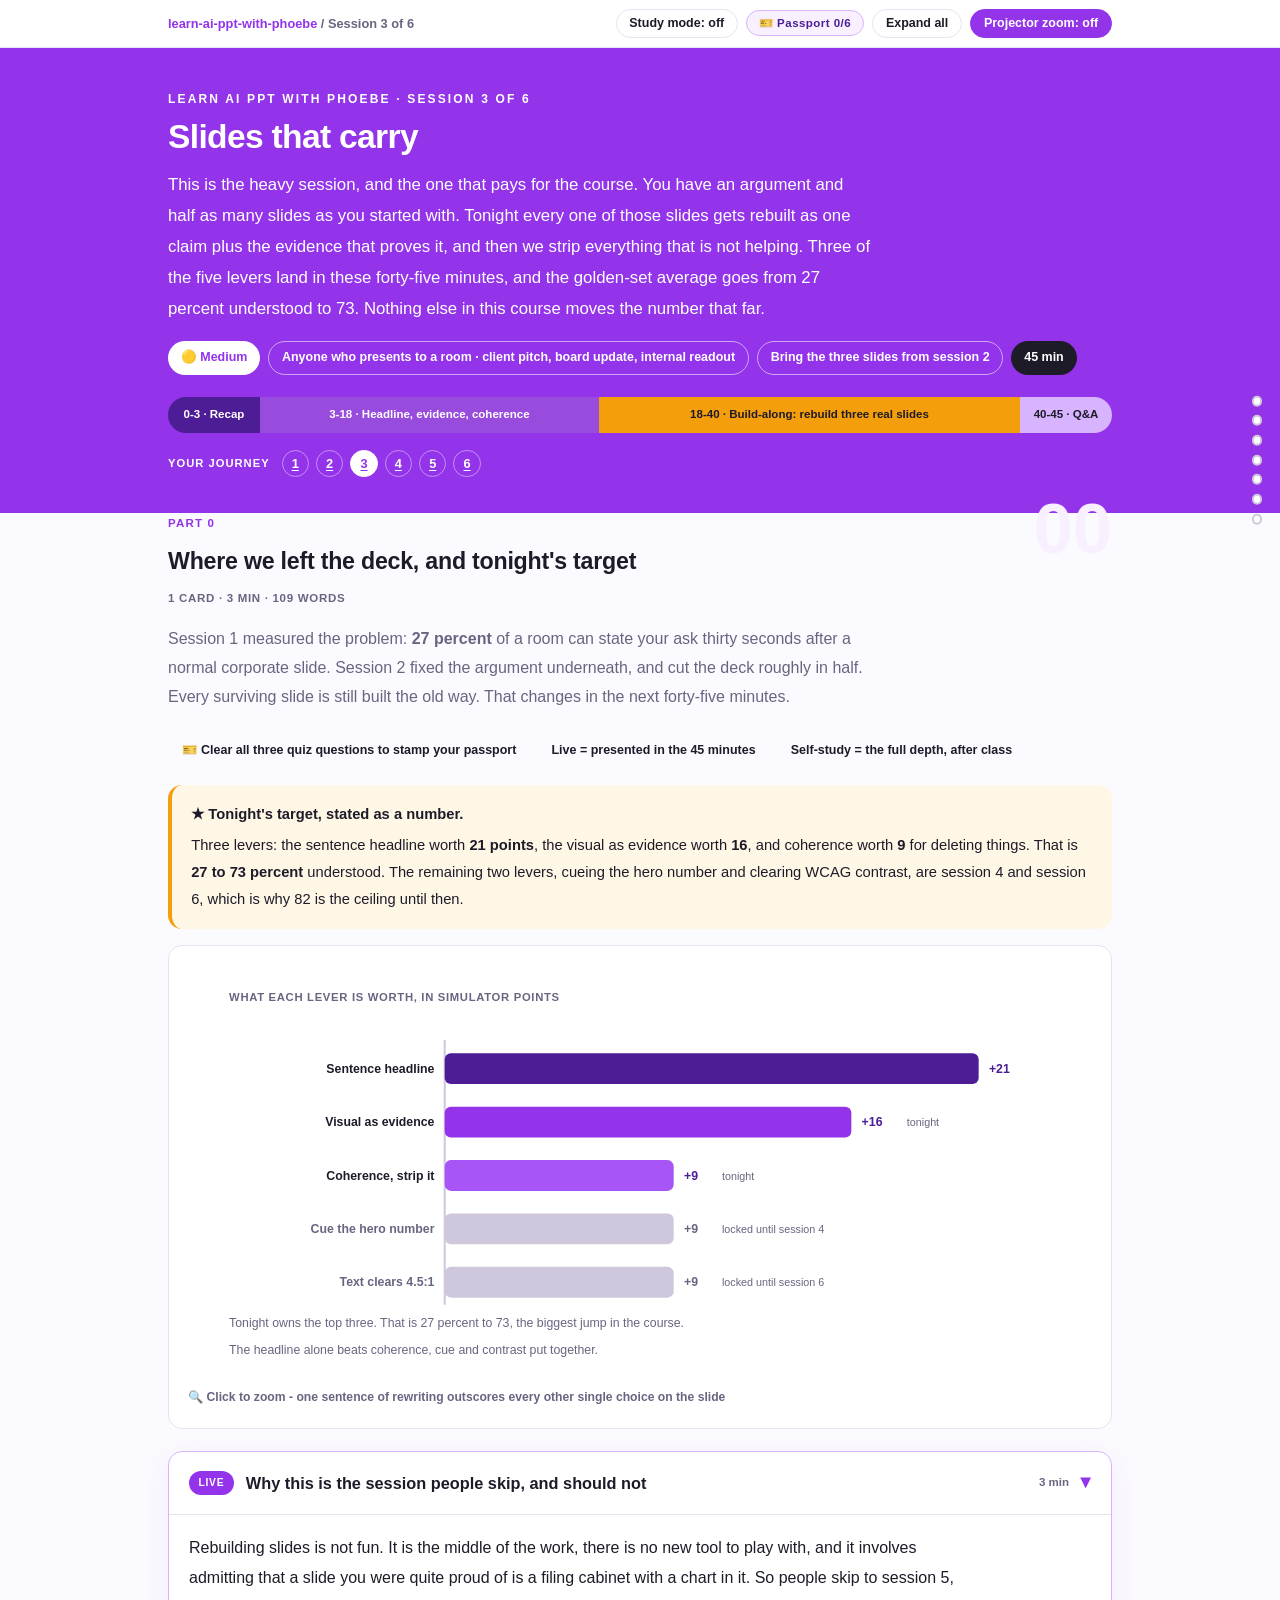
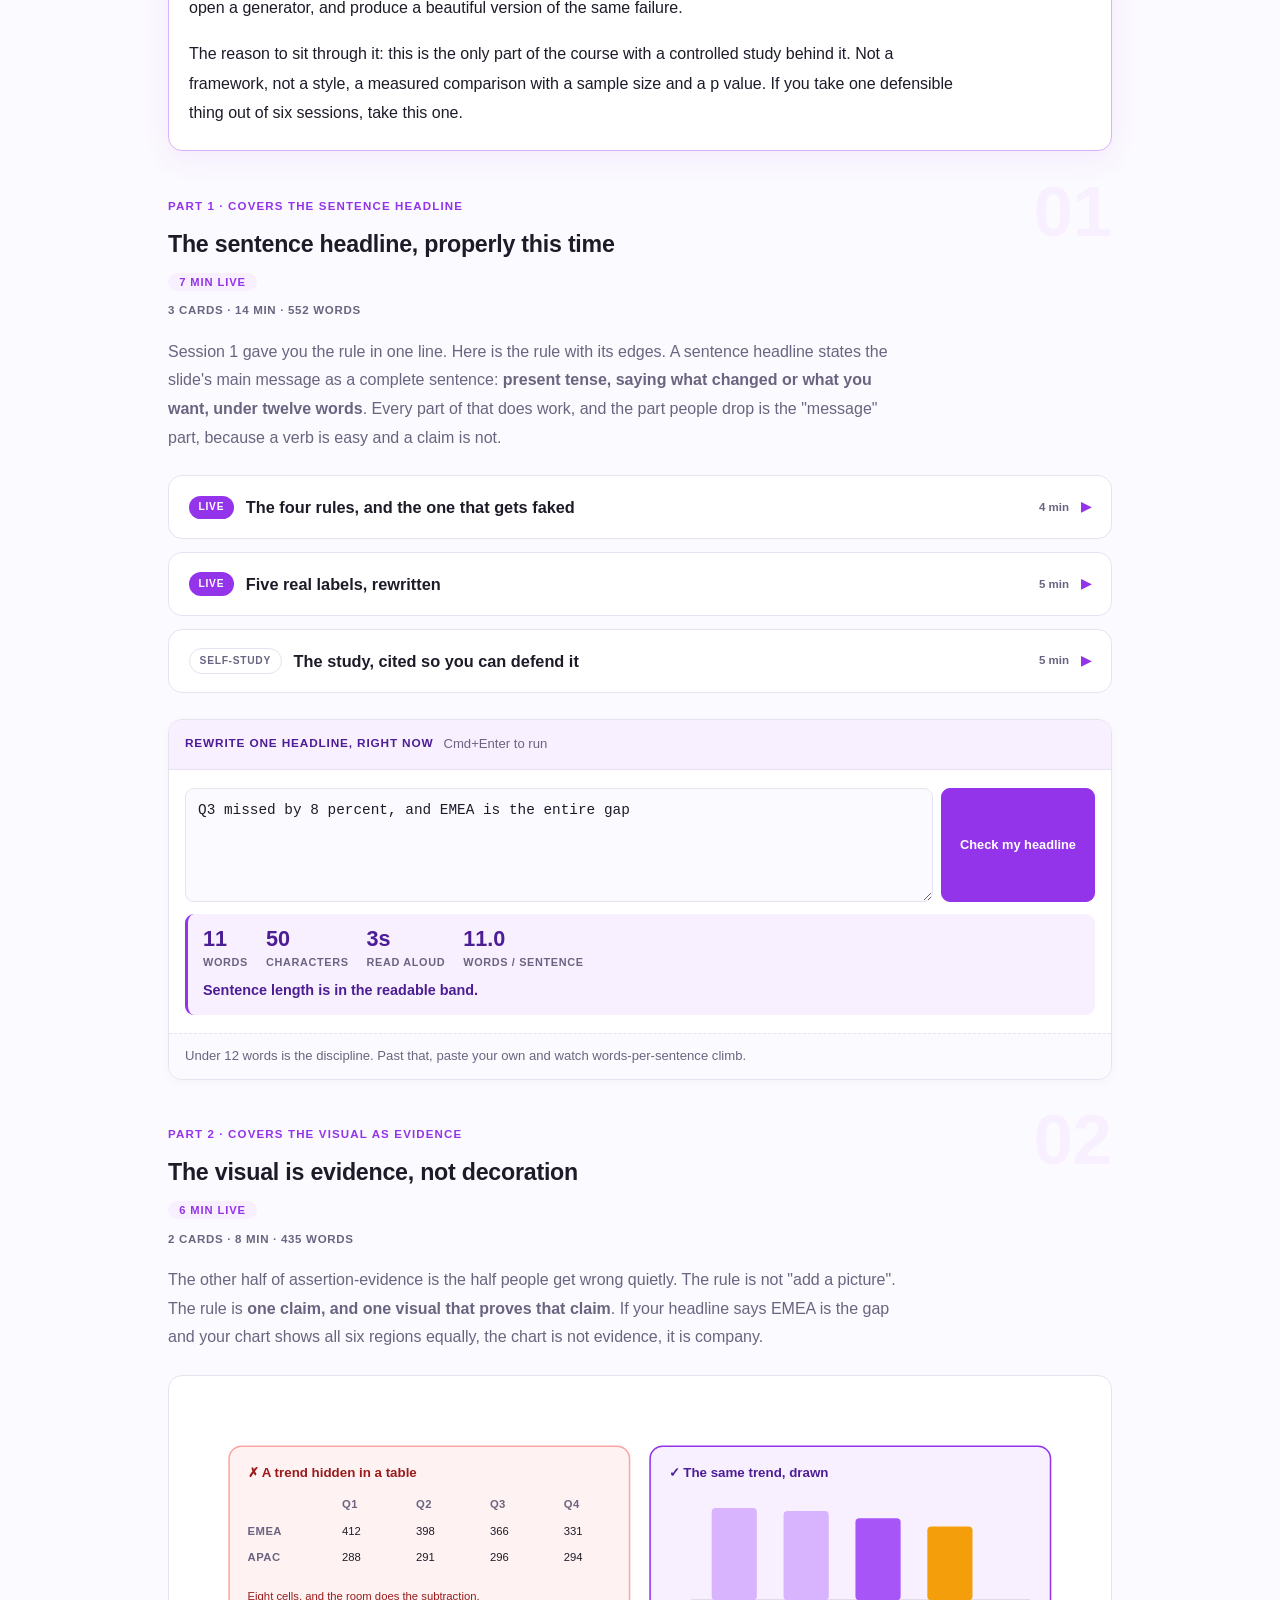
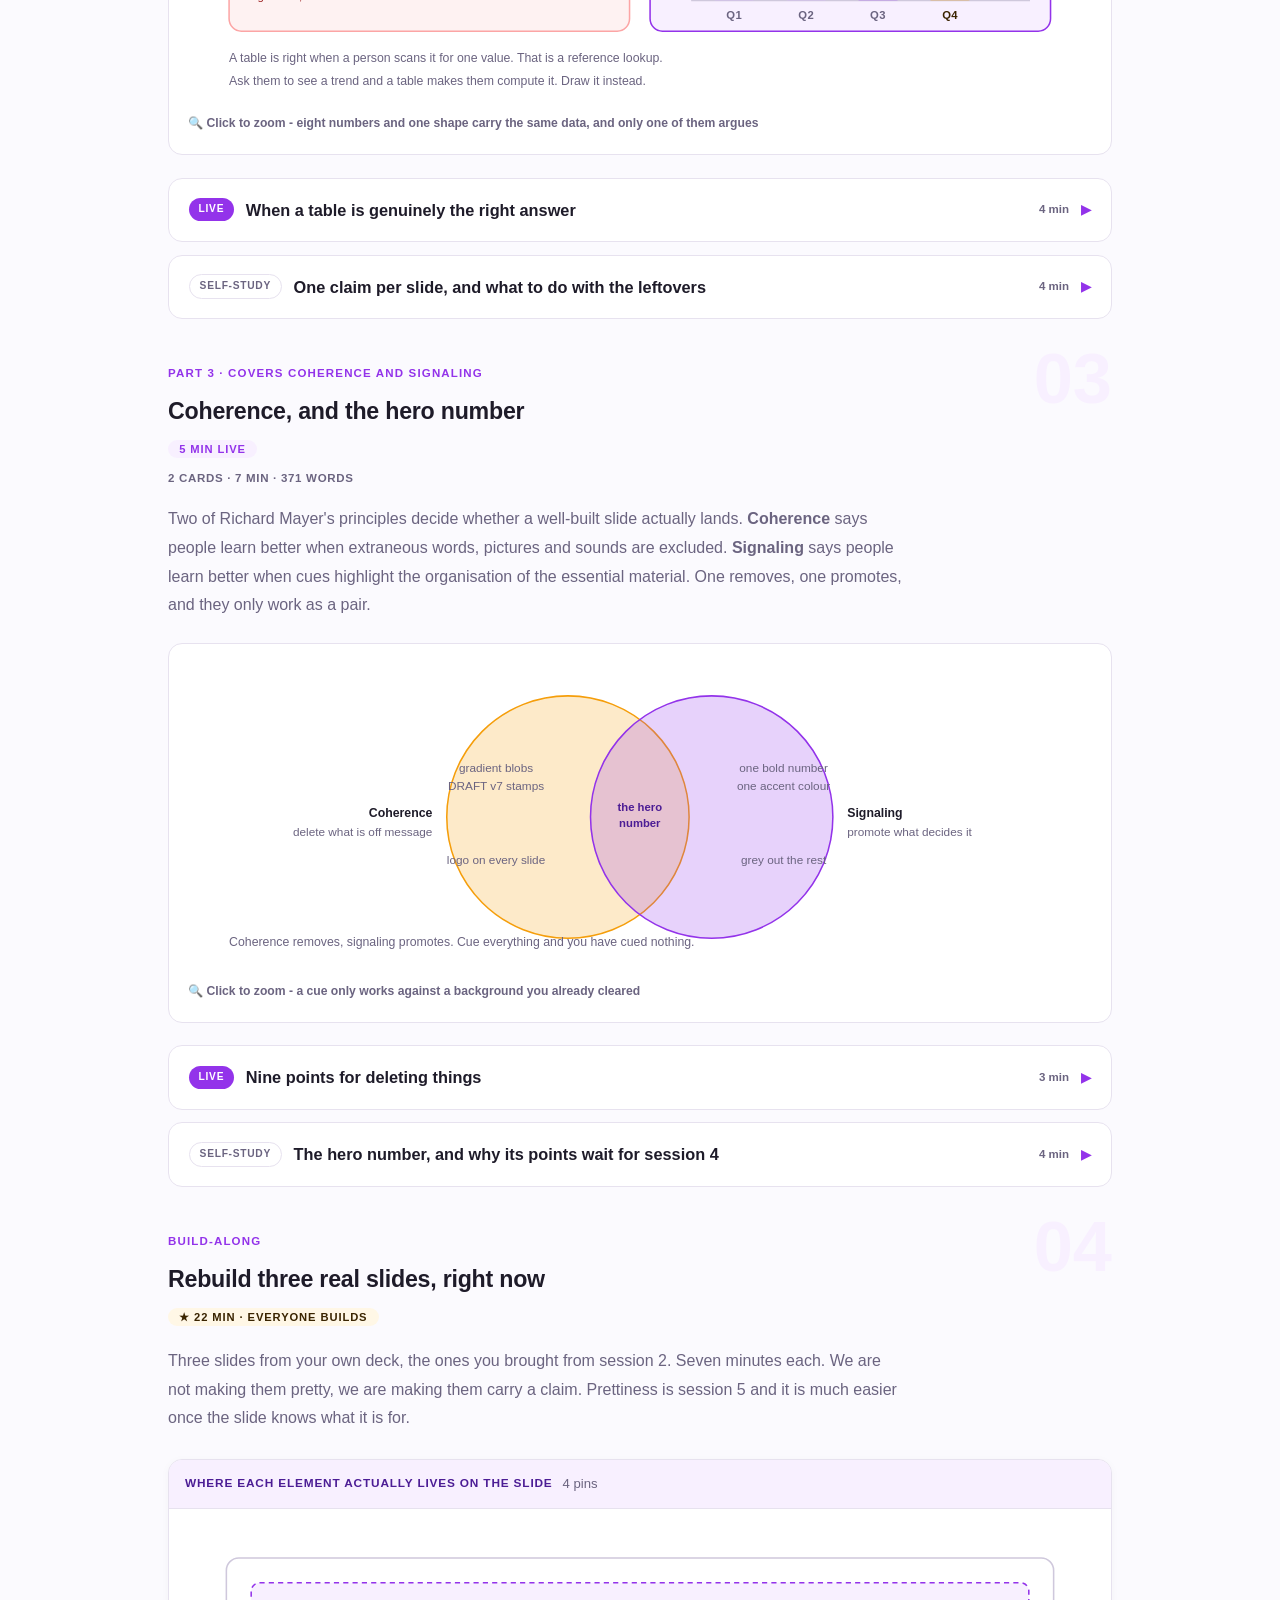
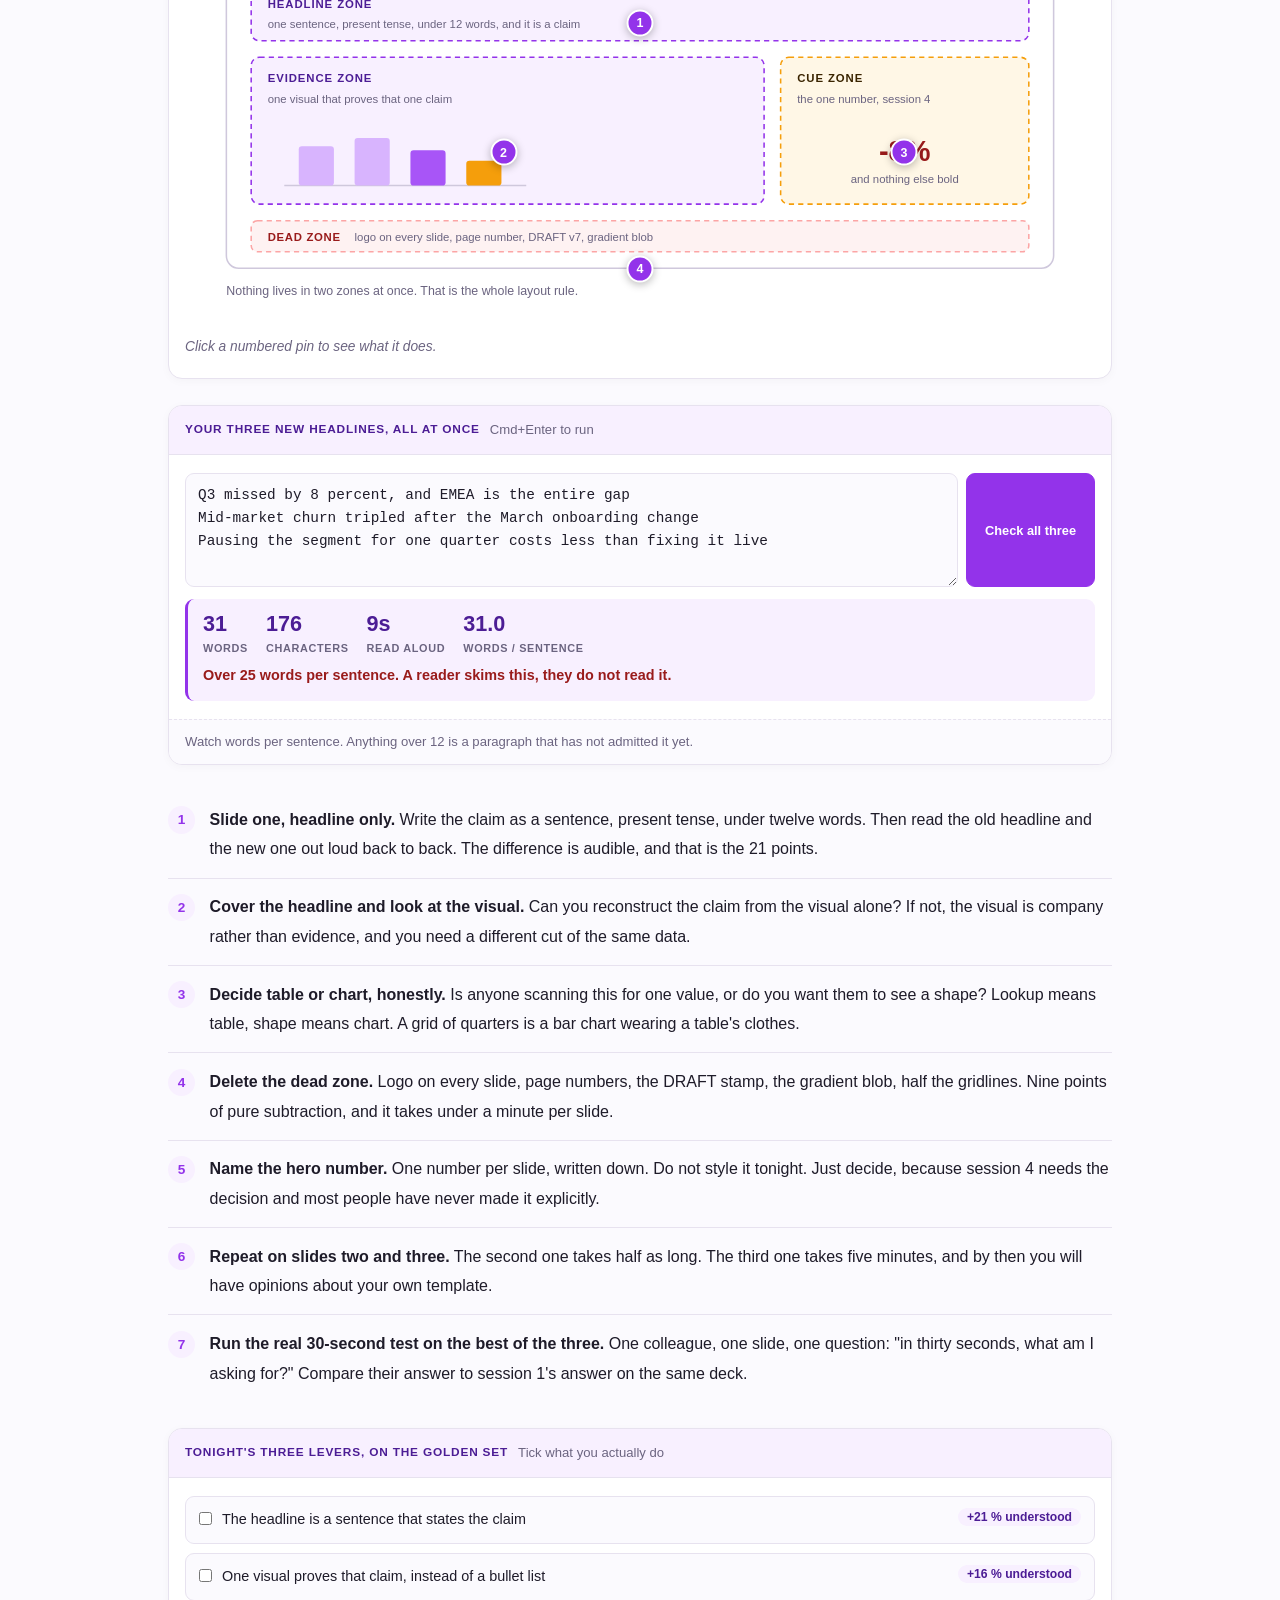
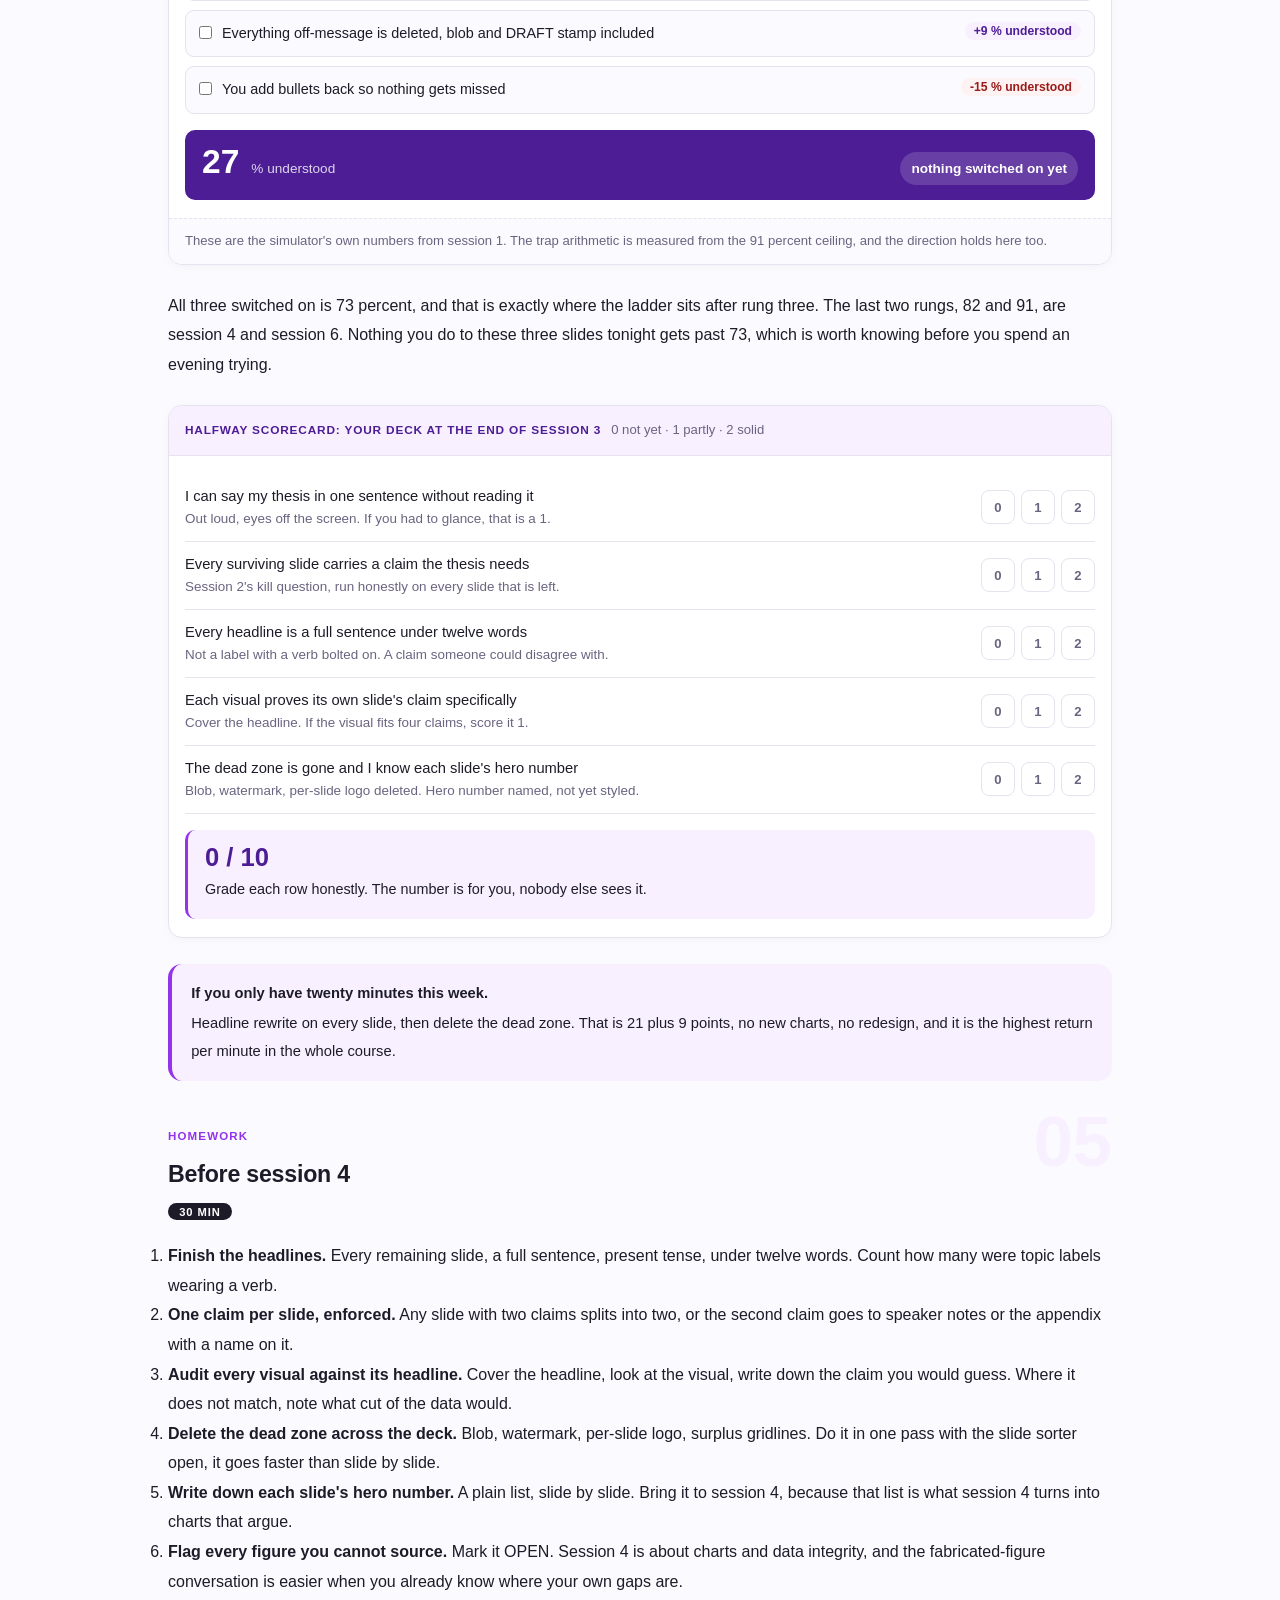
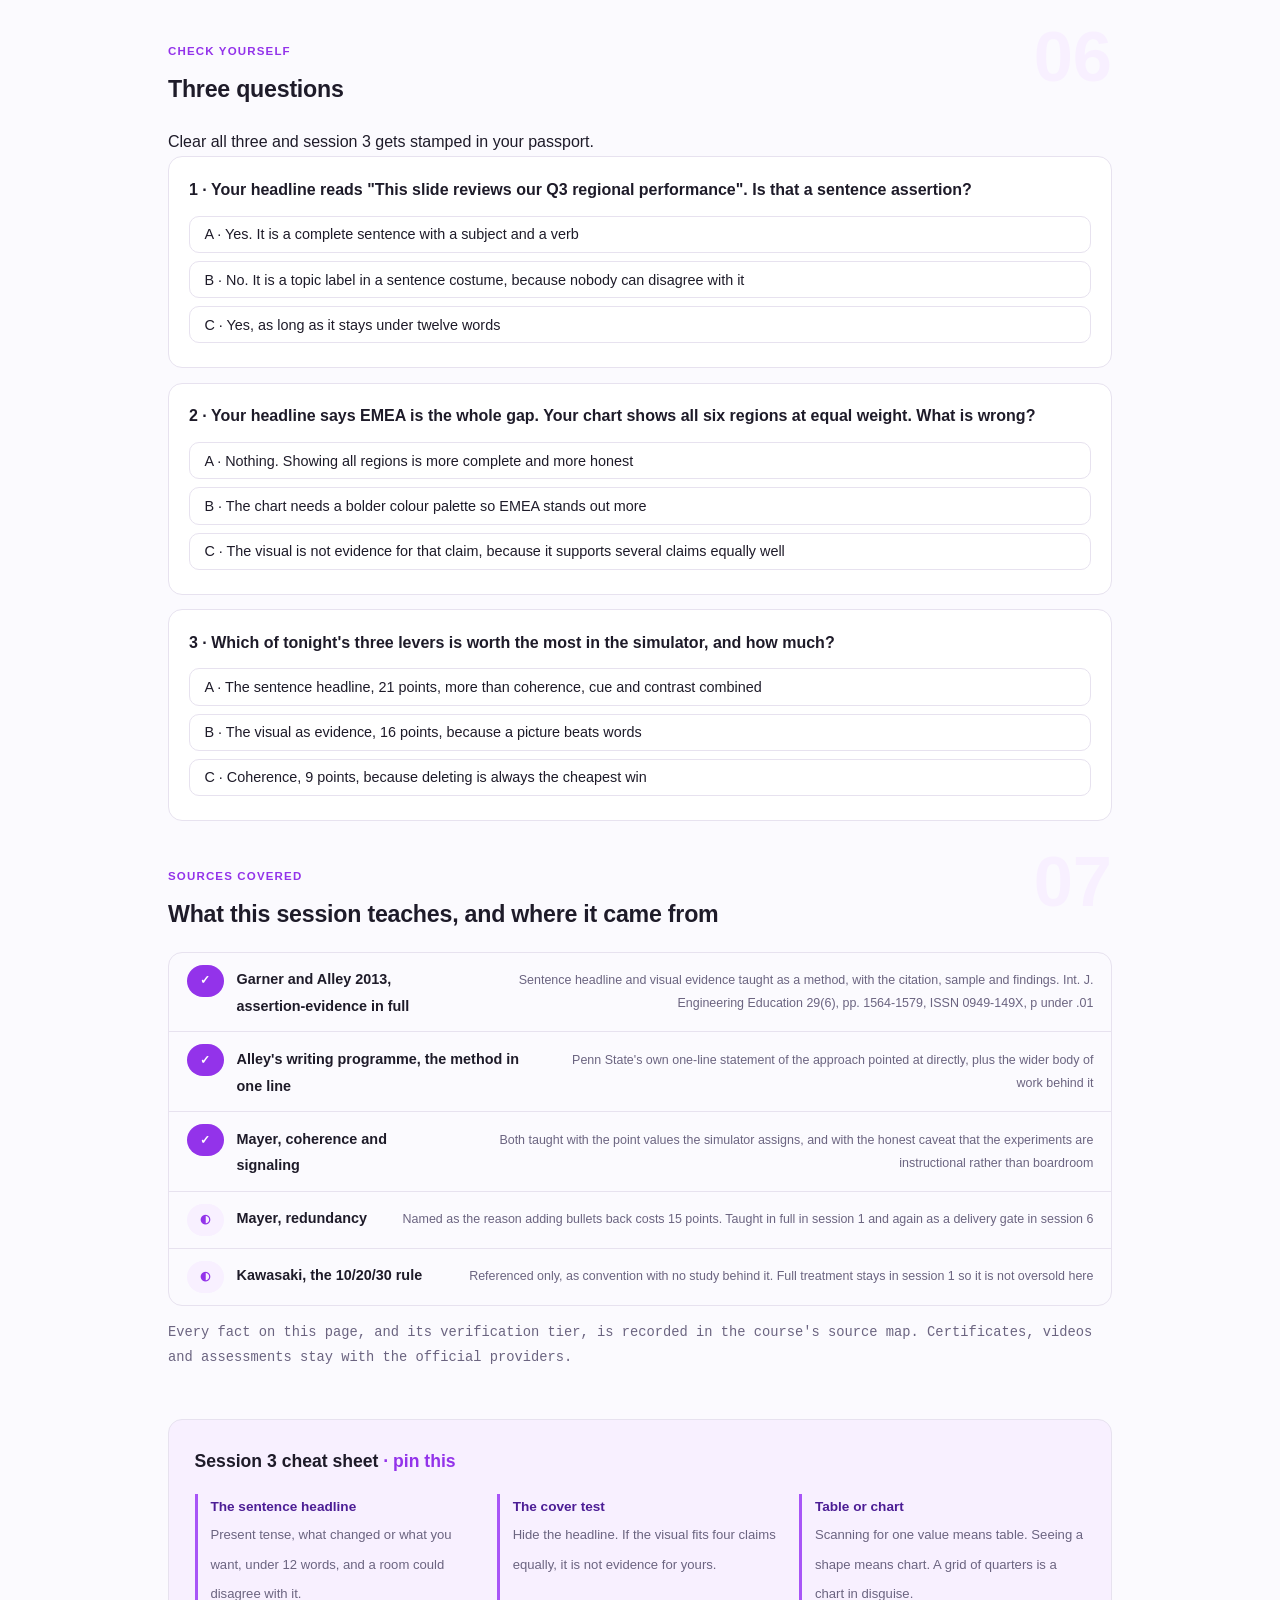
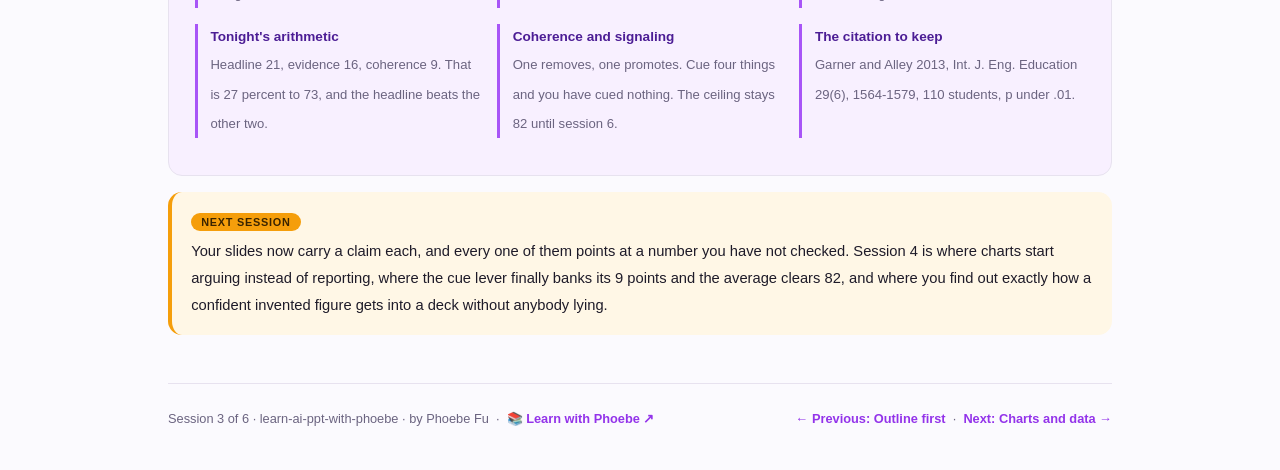
<file: courses/03-slides-that-carry.html>
<!DOCTYPE html>
<html lang="en">
<head>
<meta charset="UTF-8">
<meta name="viewport" content="width=device-width, initial-scale=1.0">
<!-- social:start -->
<meta name="description" content="Session 3 of 6. Assertion-evidence in full: the sentence headline, the visual that proves one claim, and the two Mayer principles that decide whether it lands. Three of the five levers, 27 percent to 73.">
<meta property="og:type" content="article">
<meta property="og:site_name" content="Learn with Phoebe">
<meta property="og:title" content="Slides that carry - learn ai ppt with phoebe">
<meta property="og:description" content="Session 3 of 6. Assertion-evidence in full: the sentence headline, the visual that proves one claim, and the two Mayer principles that decide whether it lands. Three of the five levers, 27 percent to 73.">
<meta property="og:url" content="https://phoebefu6.github.io/learn-ai-ppt-with-phoebe/courses/03-slides-that-carry.html">
<meta property="og:image" content="https://phoebefu6.github.io/learn-ai-ppt-with-phoebe/assets/og-cover.png">
<meta property="og:image:width" content="1200">
<meta property="og:image:height" content="630">
<meta name="twitter:card" content="summary_large_image">
<meta name="twitter:title" content="Slides that carry - learn ai ppt with phoebe">
<meta name="twitter:description" content="Session 3 of 6. Assertion-evidence in full. Three of the five levers, and 27 percent to 73 in one sitting.">
<meta name="twitter:image" content="https://phoebefu6.github.io/learn-ai-ppt-with-phoebe/assets/og-cover.png">
<!-- social:end -->
<title>Session 3 · Slides that carry - learn ai ppt with phoebe</title>
<link rel="stylesheet" href="../assets/style.css?v=23">
</head>
<body>

<div class="toolbar">
  <div class="wrap">
    <span class="crumb"><a href="../index.html">learn-ai-ppt-with-phoebe</a> / Session 3 of 6</span>
    <button class="btn" id="toggle-all" type="button">Expand all</button>
    <button class="btn primary" id="zoom-toggle" type="button">Projector zoom: off</button>
  </div>
</div>

<header class="masthead">
  <div class="wrap">
    <div class="eyebrow">Learn AI PPT with Phoebe · Session 3 of 6</div>
    <h1>Slides that <span class="accent">carry</span></h1>
    <p class="sub">This is the heavy session, and the one that pays for the course. You have an argument and half as many slides as you started with. Tonight every one of those slides gets rebuilt as one claim plus the evidence that proves it, and then we strip everything that is not helping. Three of the five levers land in these forty-five minutes, and the golden-set average goes from 27 percent understood to 73. Nothing else in this course moves the number that far.</p>
    <div class="chip-row">
      <span class="chip level">🟡 Medium</span>
      <span class="chip audience">Anyone who presents to a room · client pitch, board update, internal readout</span>
      <span class="chip audience">Bring the three slides from session 2</span>
      <span class="chip time">45 min</span>
    </div>
    <div class="agenda">
      <span class="a1" style="flex:1">0-3 · Recap</span>
      <span class="a2" style="flex:4">3-18 · Headline, evidence, coherence</span>
      <span class="a3" style="flex:5">18-40 · Build-along: rebuild three real slides</span>
      <span class="a4" style="flex:1">40-45 · Q&amp;A</span>
    </div>
  </div>
</header>

<main class="wrap">

  <!-- ============ PART 0 ============ -->
  <section class="section" id="intro">
    <div class="section-kicker">
      <span class="klabel">Part 0</span>
      <h2>Where we left the deck, and tonight's target</h2>
    </div>
    <p class="lede">Session 1 measured the problem: <strong>27 percent</strong> of a room can state your ask thirty seconds after a normal corporate slide. Session 2 fixed the argument underneath, and cut the deck roughly in half. Every surviving slide is still built the old way. That changes in the next forty-five minutes.</p>

    <div class="legend">
      <span class="pill">🎫 Clear all three quiz questions to stamp your passport</span>
      <span class="pill">Live = presented in the 45 minutes</span>
      <span class="pill">Self-study = the full depth, after class</span>
    </div>

    <div class="callout win">
      <p><strong>★ Tonight's target, stated as a number.</strong> Three levers: the sentence headline worth <strong>21 points</strong>, the visual as evidence worth <strong>16</strong>, and coherence worth <strong>9</strong> for deleting things. That is <strong>27 to 73 percent</strong> understood. The remaining two levers, cueing the hero number and clearing WCAG contrast, are session 4 and session 6, which is why 82 is the ceiling until then.</p>
    </div>

    <figure class="zoomable">
      <svg viewBox="0 0 880 400" xmlns="http://www.w3.org/2000/svg" role="img" aria-label="Five design levers ranked by the simulator points each is worth: sentence headline 21, visual evidence 16, coherence 9, cue 9, contrast 9">
        <style>
          .s3aA-k { font: 700 11px Inter, sans-serif; fill: #6B6480; letter-spacing: .06em; }
          .s3aA-l { font: 700 12px Inter, sans-serif; fill: #1E1B29; }
          .s3aA-m { font: 700 12px Inter, sans-serif; fill: #6B6480; }
          .s3aA-v { font: 800 12px Inter, sans-serif; fill: #4C1D95; }
          .s3aA-w { font: 800 12px Inter, sans-serif; fill: #6B6480; }
          .s3aA-g { font: 400 10.5px Inter, sans-serif; fill: #6B6480; }
          .s3aA-n { font: 400 12px Inter, sans-serif; fill: #6B6480; }
        </style>
        <text class="s3aA-k" x="40" y="34">WHAT EACH LEVER IS WORTH, IN SIMULATOR POINTS</text>
        <line x1="250" y1="72" x2="250" y2="330" stroke="#CFC8DC" stroke-width="2"/>
        <text class="s3aA-l" x="240" y="104" text-anchor="end">Sentence headline</text>
        <rect x="250" y="85" width="520" height="30" rx="6" fill="#4C1D95"/>
        <text class="s3aA-v" x="780" y="104">+21</text>
        <text class="s3aA-l" x="240" y="156" text-anchor="end">Visual as evidence</text>
        <rect x="250" y="137" width="396" height="30" rx="6" fill="#9333EA"/>
        <text class="s3aA-v" x="656" y="156">+16</text>
        <text class="s3aA-g" x="700" y="156">tonight</text>
        <text class="s3aA-l" x="240" y="208" text-anchor="end">Coherence, strip it</text>
        <rect x="250" y="189" width="223" height="30" rx="6" fill="#A855F7"/>
        <text class="s3aA-v" x="483" y="208">+9</text>
        <text class="s3aA-g" x="520" y="208">tonight</text>
        <text class="s3aA-m" x="240" y="260" text-anchor="end">Cue the hero number</text>
        <rect x="250" y="241" width="223" height="30" rx="6" fill="#CFC8DC"/>
        <text class="s3aA-w" x="483" y="260">+9</text>
        <text class="s3aA-g" x="520" y="260">locked until session 4</text>
        <text class="s3aA-m" x="240" y="312" text-anchor="end">Text clears 4.5:1</text>
        <rect x="250" y="293" width="223" height="30" rx="6" fill="#CFC8DC"/>
        <text class="s3aA-w" x="483" y="312">+9</text>
        <text class="s3aA-g" x="520" y="312">locked until session 6</text>
        <text class="s3aA-n" x="40" y="352">Tonight owns the top three. That is 27 percent to 73, the biggest jump in the course.</text>
        <text class="s3aA-n" x="40" y="378">The headline alone beats coherence, cue and contrast put together.</text>
      </svg>
      <figcaption>🔍 Click to zoom - one sentence of rewriting outscores every other single choice on the slide</figcaption>
    </figure>

    <details class="card" open>
      <summary><span class="mode live">Live</span>Why this is the session people skip, and should not<span class="mini">3 min</span><span class="caret">▶</span></summary>
      <div class="body">
        <p>Rebuilding slides is not fun. It is the middle of the work, there is no new tool to play with, and it involves admitting that a slide you were quite proud of is a filing cabinet with a chart in it. So people skip to session 5, open a generator, and produce a beautiful version of the same failure.</p>
        <p>The reason to sit through it: this is the only part of the course with a controlled study behind it. Not a framework, not a style, a measured comparison with a sample size and a p value. If you take one defensible thing out of six sessions, take this one.</p>
      </div>
    </details>
  </section>

  <!-- ============ PART 1 ============ -->
  <section class="section" id="part-1">
    <div class="section-kicker">
      <span class="klabel">Part 1 · covers the sentence headline</span>
      <h2>The sentence headline, properly this time</h2>
      <span class="tag concept">7 min live</span>
    </div>
    <p class="lede">Session 1 gave you the rule in one line. Here is the rule with its edges. A sentence headline states the slide's main message as a complete sentence: <strong>present tense, saying what changed or what you want, under twelve words</strong>. Every part of that does work, and the part people drop is the "message" part, because a verb is easy and a claim is not.</p>

    <details class="card">
      <summary><span class="mode live">Live</span>The four rules, and the one that gets faked<span class="mini">4 min</span><span class="caret">▶</span></summary>
      <div class="body">
        <ul>
          <li><strong>A complete sentence.</strong> Subject, verb, and something at stake. "Revenue Trends" is a label. "Revenue fell" is a sentence.</li>
          <li><strong>Present tense.</strong> "EMEA is the entire gap" lands harder than "EMEA was the largest contributor to the shortfall". Present tense is a room-shaped tense.</li>
          <li><strong>What changed, or what you want.</strong> Nothing else qualifies. Background, context and process are not messages.</li>
          <li><strong>Under twelve words.</strong> Not a law, a discipline. Past twelve you are writing a paragraph and the room reads instead of listening.</li>
        </ul>
        <p>The rule that gets faked is the second half of rule three. People add a verb, feel finished, and ship a topic label in a sentence costume. "This slide reviews our Q3 regional performance" is grammatically a sentence and informationally a title. If the room could not disagree with your headline, it is not a claim yet.</p>
      </div>
    </details>

    <details class="card">
      <summary><span class="mode live">Live</span>Five real labels, rewritten<span class="mini">5 min</span><span class="caret">▶</span></summary>
      <div class="body">
        <p>These are the six slide types in the golden set the simulator scores. Left column is what the slide is actually called in most decks. Right column is the same slide with a claim on it.</p>
        <table class="clean">
          <tr><th>Topic label</th><th>Sentence assertion</th><th>Words</th></tr>
          <tr><td>Q3 Revenue Performance Review</td><td><strong>Q3 missed by 8 percent, and EMEA is the entire gap</strong></td><td>10</td></tr>
          <tr><td>Headcount Planning FY26</td><td><strong>We need three hires in Q1 or support slips in March</strong></td><td>10</td></tr>
          <tr><td>Vendor Renewal Overview</td><td><strong>The renewal auto-triggers in 11 days, so we decide today</strong></td><td>9</td></tr>
          <tr><td>Pricing Strategy Update</td><td><strong>Moving the entry tier up 10 dollars keeps churn flat</strong></td><td>9</td></tr>
          <tr><td>Incident Post-Mortem Q2</td><td><strong>One config change caused all four outages, and it is fixed</strong></td><td>10</td></tr>
        </table>
        <p>Notice what happened to the vendor renewal one. The label said "overview" and the assertion said "we decide today". Same slide, same data, and the second version makes it impossible for the meeting to end without a decision. That is not a design trick, that is the headline doing the argument's job.</p>
        <div class="callout example">
          <span class="ex-pill">Real world</span>
          <p>An incident review presented as "Q2 Post-Mortem" ran forty minutes of blame-adjacent discussion. The same content re-presented as "One config change caused all four outages, and it is fixed" took eleven minutes and ended with two follow-up actions. The content did not change. The first slide invited an investigation and the second one reported a conclusion.</p>
        </div>
      </div>
    </details>

    <details class="card">
      <summary><span class="mode self">Self-study</span>The study, cited so you can defend it<span class="mini">5 min</span><span class="caret">▶</span></summary>
      <div class="body">
        <p>The first time you present slides built this way, somebody senior will tell you they look unusual. This is the paragraph that ends that conversation politely.</p>
        <div class="prompt-box good">
          <span class="label">★ The citation, in full</span>
Garner, J. K. and Alley, M. P. "How the design of presentation
slides affects audience comprehension: A case for the
assertion-evidence approach." International Journal of Engineering
Education, vol. 29, no. 6 (2013), pp. 1564-1579. ISSN 0949-149X.

Sample: 110 engineering students.
Findings: superior comprehension, fewer misconceptions, lower
perceived cognitive load, stronger recall at delayed post-test.
Significance: p &lt; .01.

The method in one line, from Penn State's own writing programme:
writing.engr.psu.edu/assertion_evidence_EA.html
        </div>
        <p>Be precise about what it says, because overclaiming is how you lose the argument. It does not say bullets are always wrong. It does not say slides must be sparse. It says a sentence headline plus visual evidence beat a topic headline plus a bullet list, on comprehension, in a controlled comparison with 110 students.</p>
        <p>And be precise about what is not evidence. Assertion-evidence is peer-reviewed. The <strong>10/20/30 rule is convention with no study behind it</strong>, as session 1 covered in full. Keeping those two apart in your own head is what lets you defend the first one hard.</p>
      </div>
    </details>

    <div class="tryrow" data-fn="wordcount" data-multiline="1" data-title="Rewrite one headline, right now" data-hint="One slide's headline. Present tense, what changed or what you want." data-seed="Q3 missed by 8 percent, and EMEA is the entire gap" data-cta="Check my headline" data-foot="Under 12 words is the discipline. Past that, paste your own and watch words-per-sentence climb."></div>
  </section>

  <!-- ============ PART 2 ============ -->
  <section class="section" id="part-2">
    <div class="section-kicker">
      <span class="klabel">Part 2 · covers the visual as evidence</span>
      <h2>The visual is evidence, not decoration</h2>
      <span class="tag concept">6 min live</span>
    </div>
    <p class="lede">The other half of assertion-evidence is the half people get wrong quietly. The rule is not "add a picture". The rule is <strong>one claim, and one visual that proves that claim</strong>. If your headline says EMEA is the gap and your chart shows all six regions equally, the chart is not evidence, it is company.</p>

    <figure class="zoomable">
      <svg viewBox="0 0 880 300" xmlns="http://www.w3.org/2000/svg" role="img" aria-label="The same declining quarterly numbers shown as a grid of table cells on the left and as four bars with the final quarter highlighted on the right">
        <style>
          .s3bA-h { font: 800 13px Inter, sans-serif; }
          .s3bA-c { font: 400 11px Inter, sans-serif; fill: #1E1B29; }
          .s3bA-u { font: 700 11px Inter, sans-serif; fill: #6B6480; letter-spacing: .04em; }
          .s3bA-r { font: 400 11px Inter, sans-serif; fill: #991B1B; }
          .s3bA-a { font: 700 11px Inter, sans-serif; fill: #3A2400; }
          .s3bA-n { font: 400 12px Inter, sans-serif; fill: #6B6480; }
        </style>
        <rect x="40" y="50" width="390" height="180" rx="12" fill="#FEF2F2" stroke="#FCA5A5" stroke-width="1.5"/>
        <text class="s3bA-h" x="58" y="80" fill="#991B1B">✗ A trend hidden in a table</text>
        <text class="s3bA-u" x="150" y="110">Q1</text>
        <text class="s3bA-u" x="222" y="110">Q2</text>
        <text class="s3bA-u" x="294" y="110">Q3</text>
        <text class="s3bA-u" x="366" y="110">Q4</text>
        <text class="s3bA-u" x="58" y="136">EMEA</text>
        <text class="s3bA-c" x="150" y="136">412</text>
        <text class="s3bA-c" x="222" y="136">398</text>
        <text class="s3bA-c" x="294" y="136">366</text>
        <text class="s3bA-c" x="366" y="136">331</text>
        <text class="s3bA-u" x="58" y="162">APAC</text>
        <text class="s3bA-c" x="150" y="162">288</text>
        <text class="s3bA-c" x="222" y="162">291</text>
        <text class="s3bA-c" x="294" y="162">296</text>
        <text class="s3bA-c" x="366" y="162">294</text>
        <text class="s3bA-r" x="58" y="200">Eight cells, and the room does the subtraction.</text>
        <rect x="450" y="50" width="390" height="180" rx="12" fill="#F8F0FF" stroke="#9333EA" stroke-width="1.5"/>
        <text class="s3bA-h" x="468" y="80" fill="#4C1D95">✓ The same trend, drawn</text>
        <line x1="490" y1="200" x2="820" y2="200" stroke="#CFC8DC" stroke-width="1.5"/>
        <rect x="510" y="110" width="44" height="90" rx="4" fill="#D8B4FE"/>
        <rect x="580" y="113" width="44" height="87" rx="4" fill="#D8B4FE"/>
        <rect x="650" y="120" width="44" height="80" rx="4" fill="#A855F7"/>
        <rect x="720" y="128" width="44" height="72" rx="4" fill="#F59E0B"/>
        <text class="s3bA-u" x="532" y="218" text-anchor="middle">Q1</text>
        <text class="s3bA-u" x="602" y="218" text-anchor="middle">Q2</text>
        <text class="s3bA-u" x="672" y="218" text-anchor="middle">Q3</text>
        <text class="s3bA-a" x="742" y="218" text-anchor="middle">Q4</text>
        <text class="s3bA-n" x="40" y="260">A table is right when a person scans it for one value. That is a reference lookup.</text>
        <text class="s3bA-n" x="40" y="282">Ask them to see a trend and a table makes them compute it. Draw it instead.</text>
      </svg>
      <figcaption>🔍 Click to zoom - eight numbers and one shape carry the same data, and only one of them argues</figcaption>
    </figure>

    <details class="card">
      <summary><span class="mode live">Live</span>When a table is genuinely the right answer<span class="mini">4 min</span><span class="caret">▶</span></summary>
      <div class="body">
        <p>I am not anti-table, and the anti-table version of this advice is wrong often enough to be dangerous. A table is the right visual when it is doing one specific job: <strong>a reference lookup, where a person scans for one value</strong> and does not need to see a pattern.</p>
        <table class="clean">
          <tr><th>Use a table</th><th>Use a chart</th></tr>
          <tr><td>Somebody will scan it to find their own row: pricing tiers, SLA thresholds, the regional owner list</td><td>You want the room to see a shape: growth, decline, a gap, a concentration</td></tr>
          <tr><td>The values are categorical and exact, and precision is the point</td><td>The comparison is the point, and the exact figures live in the notes or the appendix</td></tr>
          <tr><td>It goes in the appendix, where people read at their own pace</td><td>It goes on the slide, where you have thirty seconds</td></tr>
        </table>
        <p>The failure mode has a name worth using out loud: <strong>a bar chart wearing a table's clothes</strong>. Four quarters and two regions in a grid is not a lookup, nobody is scanning it for one value, they are trying to work out whether the line goes down. You have made the room do arithmetic you could have done for them with one shape.</p>
        <div class="callout tip">
          <p><strong>The one-question test for any visual.</strong> Cover your headline. Look at the visual alone. Can you reconstruct the claim? If the visual supports four possible claims equally well, it is not evidence for yours, and cueing it in session 4 will not save it.</p>
        </div>
      </div>
    </details>

    <details class="card">
      <summary><span class="mode self">Self-study</span>One claim per slide, and what to do with the leftovers<span class="mini">4 min</span><span class="caret">▶</span></summary>
      <div class="body">
        <p>One claim per slide is the constraint that makes the rest of it work, and it is the one people negotiate with. The negotiation usually sounds like "these two points really belong together". Sometimes they do. Usually what belongs together is the claim and its evidence, and the second point is a different slide that has not been given its own headline yet.</p>
        <p>Three honest routes for the leftovers, in the order I try them:</p>
        <ul>
          <li><strong>Its own slide.</strong> If it carries a claim the thesis needs, it earned one. You cut half the deck in session 2 precisely so there was room.</li>
          <li><strong>Speaker notes.</strong> Detail you will say but not show. Session 6 builds these out properly, and this is where most of your old bullets belong.</li>
          <li><strong>The appendix.</strong> With a named person who will ask for it, per session 2's rule. No name, no appendix.</li>
        </ul>
        <p>What you must not do is the thing every tool makes easy: paste the leftovers back onto the slide as bullets because there is white space. In the simulator, adding bullets to a finished slide costs <strong>15 points</strong> from the 91 percent ceiling. It is a trap that feels like thoroughness.</p>
      </div>
    </details>
  </section>

  <!-- ============ PART 3 ============ -->
  <section class="section" id="part-3">
    <div class="section-kicker">
      <span class="klabel">Part 3 · covers coherence and signaling</span>
      <h2>Coherence, and the hero number</h2>
      <span class="tag concept">5 min live</span>
    </div>
    <p class="lede">Two of Richard Mayer's principles decide whether a well-built slide actually lands. <strong>Coherence</strong> says people learn better when extraneous words, pictures and sounds are excluded. <strong>Signaling</strong> says people learn better when cues highlight the organisation of the essential material. One removes, one promotes, and they only work as a pair.</p>

    <figure class="zoomable">
      <svg viewBox="0 0 880 300" xmlns="http://www.w3.org/2000/svg" role="img" aria-label="Two overlapping circles, coherence listing what to delete and signaling listing what to promote, meeting at the one hero number">
        <style>
          .s3cA-s { font: 700 12px Inter, sans-serif; fill: #1E1B29; }
          .s3cA-i { font: 700 11px Inter, sans-serif; fill: #4C1D95; }
          .s3cA-x { font: 400 11.5px Inter, sans-serif; fill: #6B6480; }
          .s3cA-n { font: 400 12px Inter, sans-serif; fill: #6B6480; }
        </style>
        <circle cx="370" cy="150" r="118" fill="#F59E0B" fill-opacity=".22" stroke="#F59E0B" stroke-width="1.5"/>
        <circle cx="510" cy="150" r="118" fill="#9333EA" fill-opacity=".22" stroke="#9333EA" stroke-width="1.5"/>
        <text class="s3cA-s" x="238" y="150" text-anchor="end">Coherence</text>
        <text class="s3cA-x" x="238" y="168" text-anchor="end">delete what is off message</text>
        <text class="s3cA-s" x="642" y="150">Signaling</text>
        <text class="s3cA-x" x="642" y="168">promote what decides it</text>
        <text class="s3cA-x" x="300" y="106" text-anchor="middle">gradient blobs</text>
        <text class="s3cA-x" x="300" y="124" text-anchor="middle">DRAFT v7 stamps</text>
        <text class="s3cA-x" x="300" y="196" text-anchor="middle">logo on every slide</text>
        <text class="s3cA-x" x="580" y="106" text-anchor="middle">one bold number</text>
        <text class="s3cA-x" x="580" y="124" text-anchor="middle">one accent colour</text>
        <text class="s3cA-x" x="580" y="196" text-anchor="middle">grey out the rest</text>
        <text class="s3cA-i" x="440" y="144" text-anchor="middle">the hero</text>
        <text class="s3cA-i" x="440" y="160" text-anchor="middle">number</text>
        <text class="s3cA-n" x="40" y="276">Coherence removes, signaling promotes. Cue everything and you have cued nothing.</text>
      </svg>
      <figcaption>🔍 Click to zoom - a cue only works against a background you already cleared</figcaption>
    </figure>

    <details class="card">
      <summary><span class="mode live">Live</span>Nine points for deleting things<span class="mini">3 min</span><span class="caret">▶</span></summary>
      <div class="body">
        <p>Coherence is the cheapest lever in the course, because it is subtraction. In the simulator, stripping the gradient blob and the CONFIDENTIAL DRAFT v7 watermark is worth <strong>9 points</strong>. You are not designing anything. You are deleting things somebody added to feel professional.</p>
        <p>The usual suspects, and every one of them is on a template somewhere:</p>
        <ul>
          <li><strong>Decorative gradients and shape blobs.</strong> They exist because the slide looked empty, and empty was correct.</li>
          <li><strong>Watermarks and version stamps.</strong> Nobody in the room needs to know it is v7. They need to know what you are asking for.</li>
          <li><strong>The logo on every slide.</strong> The room knows whose meeting it is. Title slide, and stop.</li>
          <li><strong>The gridline forest.</strong> Chart gridlines, axis ticks and data labels all at once means three encodings of one value.</li>
        </ul>
        <p>The honest caveat, same as session 1: Mayer's principles come from instructional-learning experiments, not board meetings. They transfer well, and the assertion-evidence study is the bridge that tested them in a presentation setting. Do not sell them as laws of business communication.</p>
      </div>
    </details>

    <details class="card">
      <summary><span class="mode self">Self-study</span>The hero number, and why its points wait for session 4<span class="mini">4 min</span><span class="caret">▶</span></summary>
      <div class="body">
        <p>Signaling in practice means one thing on a business slide: <strong>the one number that decides the meeting is set differently from every other number on the slide</strong>. Bigger, bolder, or in the accent colour, and everything else quietly greyed back.</p>
        <p>You meet the principle tonight because you cannot build a slide without deciding what the hero is. Its <strong>9 points</strong> land in session 4, when the number lives inside a chart you built and labelled yourself and there is something real to cue. Tonight's job is to know which number it is.</p>
        <p>Two ways people break signaling, both from good intentions:</p>
        <ul>
          <li><strong>Cueing four things.</strong> Four bold numbers is zero bold numbers. Pick the one the decision turns on.</li>
          <li><strong>Cueing with pale colour.</strong> The accent that looks tasteful on your laptop is often pale accent type on white, which fails the WCAG contrast minimum by a wide margin. Session 6 makes that a gate, with real arithmetic rather than an opinion.</li>
        </ul>
        <p>On slide count and font size: the 10/20/30 rule sits next to this conversation and it is convention, not evidence. Session 1 handled it in full. Use it as a default if it helps, and never as an argument.</p>
      </div>
    </details>
  </section>

  <!-- ============ BUILD-ALONG ============ -->
  <section class="section" id="demo-1">
    <div class="section-kicker">
      <span class="klabel">Build-along</span>
      <h2>Rebuild three real slides, right now</h2>
      <span class="tag demo">★ 22 min · everyone builds</span>
    </div>
    <p class="lede">Three slides from your own deck, the ones you brought from session 2. Seven minutes each. We are not making them pretty, we are making them carry a claim. Prettiness is session 5 and it is much easier once the slide knows what it is for.</p>

    <div class="hotspot" data-title="Where each element actually lives on the slide">
      <div class="hs-mock">
        <svg viewBox="0 0 880 380" xmlns="http://www.w3.org/2000/svg" role="img" aria-label="A slide frame divided into a headline zone, an evidence zone, a cue zone holding the hero number, and a dead zone along the bottom">
          <style>
            .s3dA-z { font: 800 11px Inter, sans-serif; fill: #4C1D95; letter-spacing: .08em; }
            .s3dA-a { font: 800 11px Inter, sans-serif; fill: #3A2400; letter-spacing: .08em; }
            .s3dA-d { font: 800 11px Inter, sans-serif; fill: #991B1B; letter-spacing: .06em; }
            .s3dA-x { font: 400 11px Inter, sans-serif; fill: #6B6480; }
            .s3dA-b { font: 800 28px Inter, sans-serif; fill: #991B1B; }
            .s3dA-n { font: 400 12px Inter, sans-serif; fill: #6B6480; }
          </style>
          <rect x="40" y="30" width="800" height="300" rx="12" fill="#fff" stroke="#CFC8DC" stroke-width="1.5"/>
          <rect x="64" y="54" width="752" height="56" rx="8" fill="#F8F0FF" stroke="#9333EA" stroke-width="1.5" stroke-dasharray="5 4"/>
          <text class="s3dA-z" x="80" y="78">HEADLINE ZONE</text>
          <text class="s3dA-x" x="80" y="98">one sentence, present tense, under 12 words, and it is a claim</text>
          <rect x="64" y="126" width="496" height="142" rx="8" fill="#F8F0FF" stroke="#9333EA" stroke-width="1.5" stroke-dasharray="5 4"/>
          <text class="s3dA-z" x="80" y="150">EVIDENCE ZONE</text>
          <text class="s3dA-x" x="80" y="170">one visual that proves that one claim</text>
          <line x1="96" y1="250" x2="330" y2="250" stroke="#CFC8DC" stroke-width="1.5"/>
          <rect x="110" y="212" width="34" height="38" rx="3" fill="#D8B4FE"/>
          <rect x="164" y="204" width="34" height="46" rx="3" fill="#D8B4FE"/>
          <rect x="218" y="216" width="34" height="34" rx="3" fill="#A855F7"/>
          <rect x="272" y="226" width="34" height="24" rx="3" fill="#F59E0B"/>
          <rect x="576" y="126" width="240" height="142" rx="8" fill="#FFF7E6" stroke="#F59E0B" stroke-width="1.5" stroke-dasharray="5 4"/>
          <text class="s3dA-a" x="592" y="150">CUE ZONE</text>
          <text class="s3dA-x" x="592" y="170">the one number, session 4</text>
          <text class="s3dA-b" x="696" y="226" text-anchor="middle">-8%</text>
          <text class="s3dA-x" x="696" y="248" text-anchor="middle">and nothing else bold</text>
          <rect x="64" y="284" width="752" height="30" rx="6" fill="#FEF2F2" stroke="#FCA5A5" stroke-width="1.5" stroke-dasharray="5 4"/>
          <text class="s3dA-d" x="80" y="304">DEAD ZONE</text>
          <text class="s3dA-x" x="164" y="304">logo on every slide, page number, DRAFT v7, gradient blob</text>
          <text class="s3dA-n" x="40" y="356">Nothing lives in two zones at once. That is the whole layout rule.</text>
        </svg>
      </div>
      <button class="hs-pin" style="--x:50%;--y:22%" data-title="Headline zone" data-cap="The claim goes here and nowhere else. If your headline needs a second line, it is two claims and you have two slides."></button>
      <button class="hs-pin" style="--x:35%;--y:52%" data-title="Evidence zone" data-cap="One visual, and it has to prove the headline specifically. Cover the headline: if the visual supports four claims equally, it is not evidence for yours."></button>
      <button class="hs-pin" style="--x:79%;--y:52%" data-title="Cue zone" data-cap="The one number the decision turns on, set apart from every other number. Tonight you pick it. Session 4 makes its 9 points real."></button>
      <button class="hs-pin" style="--x:50%;--y:79%" data-title="Dead zone" data-cap="Everything template designers put here is coherence debt. Deleting it is worth 9 points and takes about forty seconds."></button>
    </div>

    <div class="tryrow" data-fn="wordcount" data-multiline="1" data-title="Your three new headlines, all at once" data-hint="One headline per line, three lines" data-seed="Q3 missed by 8 percent, and EMEA is the entire gap
Mid-market churn tripled after the March onboarding change
Pausing the segment for one quarter costs less than fixing it live" data-cta="Check all three" data-foot="Watch words per sentence. Anything over 12 is a paragraph that has not admitted it yet."></div>

    <div class="steps">
      <div class="step"><p><strong>Slide one, headline only.</strong> Write the claim as a sentence, present tense, under twelve words. Then read the old headline and the new one out loud back to back. The difference is audible, and that is the 21 points.</p></div>
      <div class="step"><p><strong>Cover the headline and look at the visual.</strong> Can you reconstruct the claim from the visual alone? If not, the visual is company rather than evidence, and you need a different cut of the same data.</p></div>
      <div class="step"><p><strong>Decide table or chart, honestly.</strong> Is anyone scanning this for one value, or do you want them to see a shape? Lookup means table, shape means chart. A grid of quarters is a bar chart wearing a table's clothes.</p></div>
      <div class="step"><p><strong>Delete the dead zone.</strong> Logo on every slide, page numbers, the DRAFT stamp, the gradient blob, half the gridlines. Nine points of pure subtraction, and it takes under a minute per slide.</p></div>
      <div class="step"><p><strong>Name the hero number.</strong> One number per slide, written down. Do not style it tonight. Just decide, because session 4 needs the decision and most people have never made it explicitly.</p></div>
      <div class="step"><p><strong>Repeat on slides two and three.</strong> The second one takes half as long. The third one takes five minutes, and by then you will have opinions about your own template.</p></div>
      <div class="step"><p><strong>Run the real 30-second test on the best of the three.</strong> One colleague, one slide, one question: "in thirty seconds, what am I asking for?" Compare their answer to session 1's answer on the same deck.</p></div>
    </div>

    <div class="stakes" data-base="27" data-unit="% understood" data-title="Tonight's three levers, on the golden set" data-foot="These are the simulator's own numbers from session 1. The trap arithmetic is measured from the 91 percent ceiling, and the direction holds here too.">
      <label><input type="checkbox" data-delta="21"> The headline is a sentence that states the claim</label>
      <label><input type="checkbox" data-delta="16"> One visual proves that claim, instead of a bullet list</label>
      <label><input type="checkbox" data-delta="9"> Everything off-message is deleted, blob and DRAFT stamp included</label>
      <label><input type="checkbox" data-delta="-15" data-trap="1"> You add bullets back so nothing gets missed</label>
    </div>

    <p>All three switched on is 73 percent, and that is exactly where the ladder sits after rung three. The last two rungs, 82 and 91, are session 4 and session 6. Nothing you do to these three slides tonight gets past 73, which is worth knowing before you spend an evening trying.</p>

    <div class="scorecard" data-title="Halfway scorecard: your deck at the end of session 3">
      <div class="sc-row"><div class="sc-q">I can say my thesis in one sentence without reading it
        <em>Out loud, eyes off the screen. If you had to glance, that is a 1.</em></div></div>
      <div class="sc-row"><div class="sc-q">Every surviving slide carries a claim the thesis needs
        <em>Session 2's kill question, run honestly on every slide that is left.</em></div></div>
      <div class="sc-row"><div class="sc-q">Every headline is a full sentence under twelve words
        <em>Not a label with a verb bolted on. A claim someone could disagree with.</em></div></div>
      <div class="sc-row"><div class="sc-q">Each visual proves its own slide's claim specifically
        <em>Cover the headline. If the visual fits four claims, score it 1.</em></div></div>
      <div class="sc-row"><div class="sc-q">The dead zone is gone and I know each slide's hero number
        <em>Blob, watermark, per-slide logo deleted. Hero number named, not yet styled.</em></div></div>
    </div>

    <div class="callout tip">
      <p><strong>If you only have twenty minutes this week.</strong> Headline rewrite on every slide, then delete the dead zone. That is 21 plus 9 points, no new charts, no redesign, and it is the highest return per minute in the whole course.</p>
    </div>
  </section>

  <!-- ============ HOMEWORK ============ -->
  <section class="section" id="exercise">
    <div class="section-kicker">
      <span class="klabel">Homework</span>
      <h2>Before session 4</h2>
      <span class="tag exercise">30 min</span>
    </div>
    <ol>
      <li><strong>Finish the headlines.</strong> Every remaining slide, a full sentence, present tense, under twelve words. Count how many were topic labels wearing a verb.</li>
      <li><strong>One claim per slide, enforced.</strong> Any slide with two claims splits into two, or the second claim goes to speaker notes or the appendix with a name on it.</li>
      <li><strong>Audit every visual against its headline.</strong> Cover the headline, look at the visual, write down the claim you would guess. Where it does not match, note what cut of the data would.</li>
      <li><strong>Delete the dead zone across the deck.</strong> Blob, watermark, per-slide logo, surplus gridlines. Do it in one pass with the slide sorter open, it goes faster than slide by slide.</li>
      <li><strong>Write down each slide's hero number.</strong> A plain list, slide by slide. Bring it to session 4, because that list is what session 4 turns into charts that argue.</li>
      <li><strong>Flag every figure you cannot source.</strong> Mark it OPEN. Session 4 is about charts and data integrity, and the fabricated-figure conversation is easier when you already know where your own gaps are.</li>
    </ol>
  </section>

  <!-- ============ QUIZ ============ -->
  <section class="section" id="quiz">
    <div class="section-kicker">
      <span class="klabel">Check yourself</span>
      <h2>Three questions</h2>
    </div>
    <p>Clear all three and session 3 gets stamped in your passport.</p>

    <div class="quiz-q" data-answer="1">
      <p class="qtext">1 · Your headline reads "This slide reviews our Q3 regional performance". Is that a sentence assertion?</p>
      <button class="qopt" type="button">A · Yes. It is a complete sentence with a subject and a verb</button>
      <button class="qopt" type="button">B · No. It is a topic label in a sentence costume, because nobody can disagree with it</button>
      <button class="qopt" type="button">C · Yes, as long as it stays under twelve words</button>
      <p class="qwhy">Grammar is not the test. The test is whether it states what changed or what you want, in a way the room could argue with. "Q3 missed by 8 percent, and EMEA is the entire gap" is a claim. "This slide reviews" is an announcement.</p>
    </div>

    <div class="quiz-q" data-answer="2">
      <p class="qtext">2 · Your headline says EMEA is the whole gap. Your chart shows all six regions at equal weight. What is wrong?</p>
      <button class="qopt" type="button">A · Nothing. Showing all regions is more complete and more honest</button>
      <button class="qopt" type="button">B · The chart needs a bolder colour palette so EMEA stands out more</button>
      <button class="qopt" type="button">C · The visual is not evidence for that claim, because it supports several claims equally well</button>
      <p class="qwhy">Assertion-evidence means one claim and one visual that proves that claim. Cover the headline: if the visual could sit under four different headlines, it is company rather than evidence. Cueing it later does not fix a visual that is arguing something else.</p>
    </div>

    <div class="quiz-q" data-answer="0">
      <p class="qtext">3 · Which of tonight's three levers is worth the most in the simulator, and how much?</p>
      <button class="qopt" type="button">A · The sentence headline, 21 points, more than coherence, cue and contrast combined</button>
      <button class="qopt" type="button">B · The visual as evidence, 16 points, because a picture beats words</button>
      <button class="qopt" type="button">C · Coherence, 9 points, because deleting is always the cheapest win</button>
      <p class="qwhy">Headline 21, evidence 16, coherence 9. The headline is the single biggest lever on all six golden-set slides, dropping each by 20 to 25 points when removed. Coherence is the cheapest per minute, which is a different thing from the biggest.</p>
    </div>

    <p class="quiz-score"></p>
  </section>

  <!-- ============ OFFICIAL COVERAGE ============ -->
  <section class="section" id="official">
    <div class="section-kicker">
      <span class="klabel">Sources covered</span>
      <h2>What this session teaches, and where it came from</h2>
    </div>
    <div class="covered">
      <div class="covered-row"><span class="status pill solid">✓</span><span class="name">Garner and Alley 2013, assertion-evidence in full</span><span class="note">Sentence headline and visual evidence taught as a method, with the citation, sample and findings. Int. J. Engineering Education 29(6), pp. 1564-1579, ISSN 0949-149X, p under .01</span></div>
      <div class="covered-row"><span class="status pill solid">✓</span><span class="name">Alley's writing programme, the method in one line</span><span class="note">Penn State's own one-line statement of the approach pointed at directly, plus the wider body of work behind it</span></div>
      <div class="covered-row"><span class="status pill solid">✓</span><span class="name">Mayer, coherence and signaling</span><span class="note">Both taught with the point values the simulator assigns, and with the honest caveat that the experiments are instructional rather than boardroom</span></div>
      <div class="covered-row"><span class="status pill light">◐</span><span class="name">Mayer, redundancy</span><span class="note">Named as the reason adding bullets back costs 15 points. Taught in full in session 1 and again as a delivery gate in session 6</span></div>
      <div class="covered-row"><span class="status pill light">◐</span><span class="name">Kawasaki, the 10/20/30 rule</span><span class="note">Referenced only, as convention with no study behind it. Full treatment stays in session 1 so it is not oversold here</span></div>
    </div>
    <p class="mono" style="margin-top:14px">Every fact on this page, and its verification tier, is recorded in the course's source map. Certificates, videos and assessments stay with the official providers.</p>
  </section>

  <!-- ============ CHEAT SHEET ============ -->
  <section class="cheat" id="cheatsheet">
    <h3>Session 3 cheat sheet <span>· pin this</span></h3>
    <div class="grid-2">
      <div class="cheat-item"><b>The sentence headline</b><span>Present tense, what changed or what you want, under 12 words, and a room could disagree with it.</span></div>
      <div class="cheat-item"><b>The cover test</b><span>Hide the headline. If the visual fits four claims equally, it is not evidence for yours.</span></div>
      <div class="cheat-item"><b>Table or chart</b><span>Scanning for one value means table. Seeing a shape means chart. A grid of quarters is a chart in disguise.</span></div>
      <div class="cheat-item"><b>Tonight's arithmetic</b><span>Headline 21, evidence 16, coherence 9. That is 27 percent to 73, and the headline beats the other two.</span></div>
      <div class="cheat-item"><b>Coherence and signaling</b><span>One removes, one promotes. Cue four things and you have cued nothing. The ceiling stays 82 until session 6.</span></div>
      <div class="cheat-item"><b>The citation to keep</b><span>Garner and Alley 2013, Int. J. Eng. Education 29(6), 1564-1579, 110 students, p under .01.</span></div>
    </div>
  </section>

  <div class="callout next">
    <span class="nx-pill">Next session</span>
    <p>Your slides now carry a claim each, and every one of them points at a number you have not checked. Session 4 is where charts start arguing instead of reporting, where the cue lever finally banks its 9 points and the average clears 82, and where you find out exactly how a confident invented figure gets into a deck without anybody lying.</p>
  </div>

  <footer class="pagefoot">
    <span>Session 3 of 6 · learn-ai-ppt-with-phoebe · by Phoebe Fu &nbsp;·&nbsp; 📚 <a href="https://phoebefu6.github.io/learn-with-phoebe/">Learn with Phoebe ↗</a></span>
    <span><a href="02-outline-first.html">← Previous: Outline first</a> &nbsp;·&nbsp; <a href="04-charts-and-data.html">Next: Charts and data →</a></span>
  </footer>

</main>

<script src="../assets/app.js?v=21"></script>
</body>
</html>
</file>
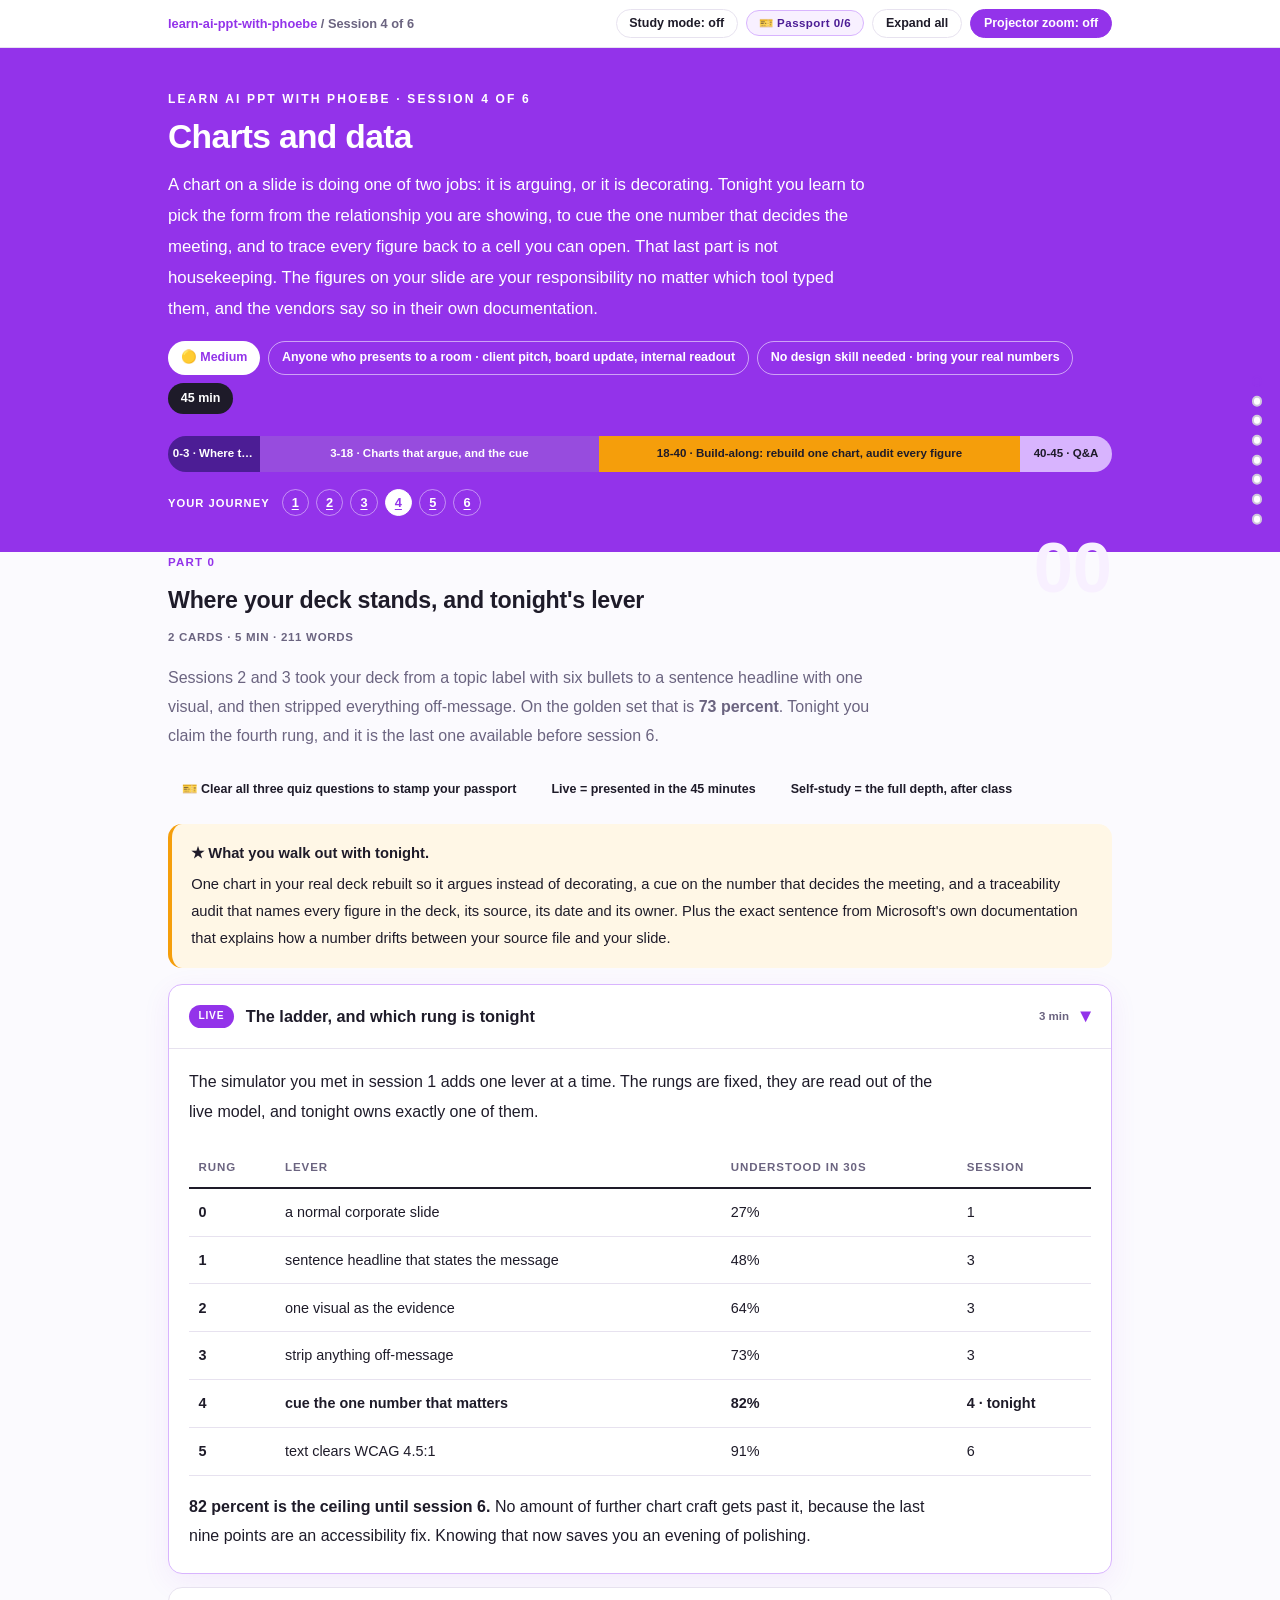
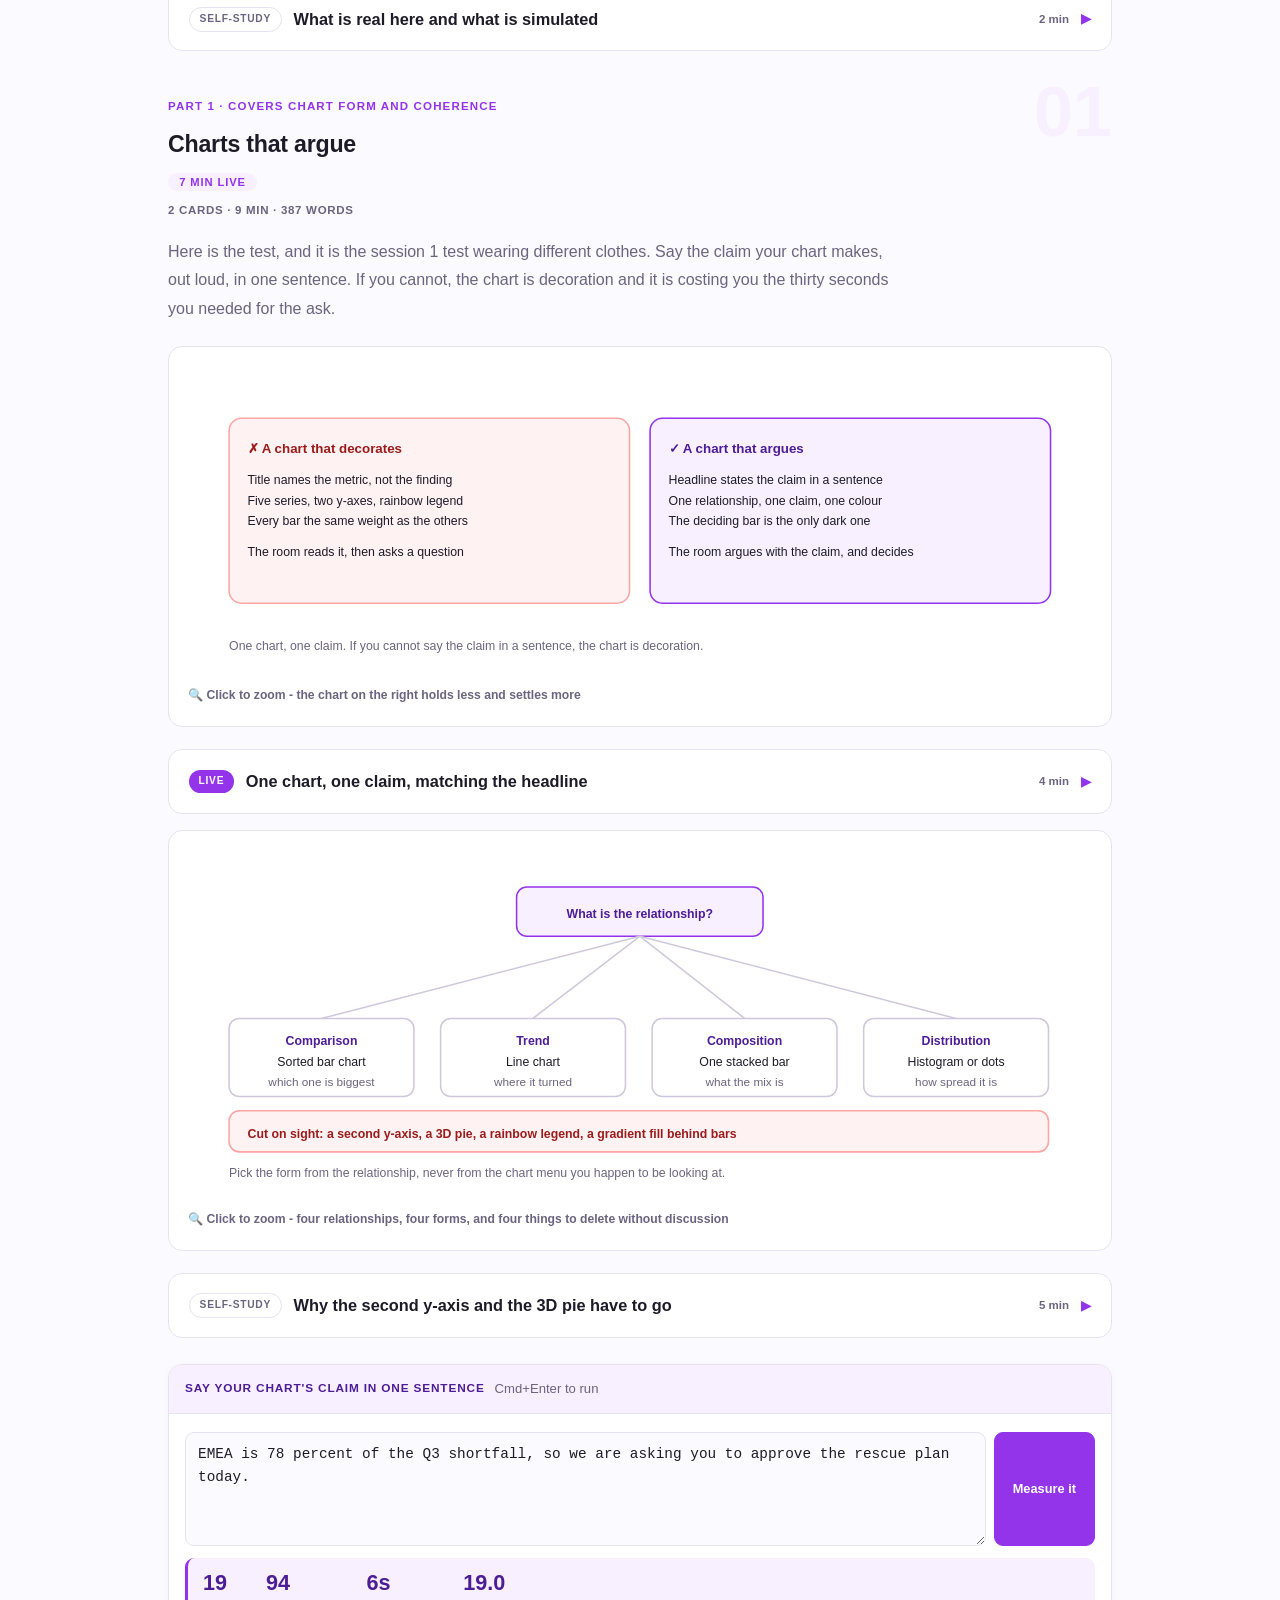
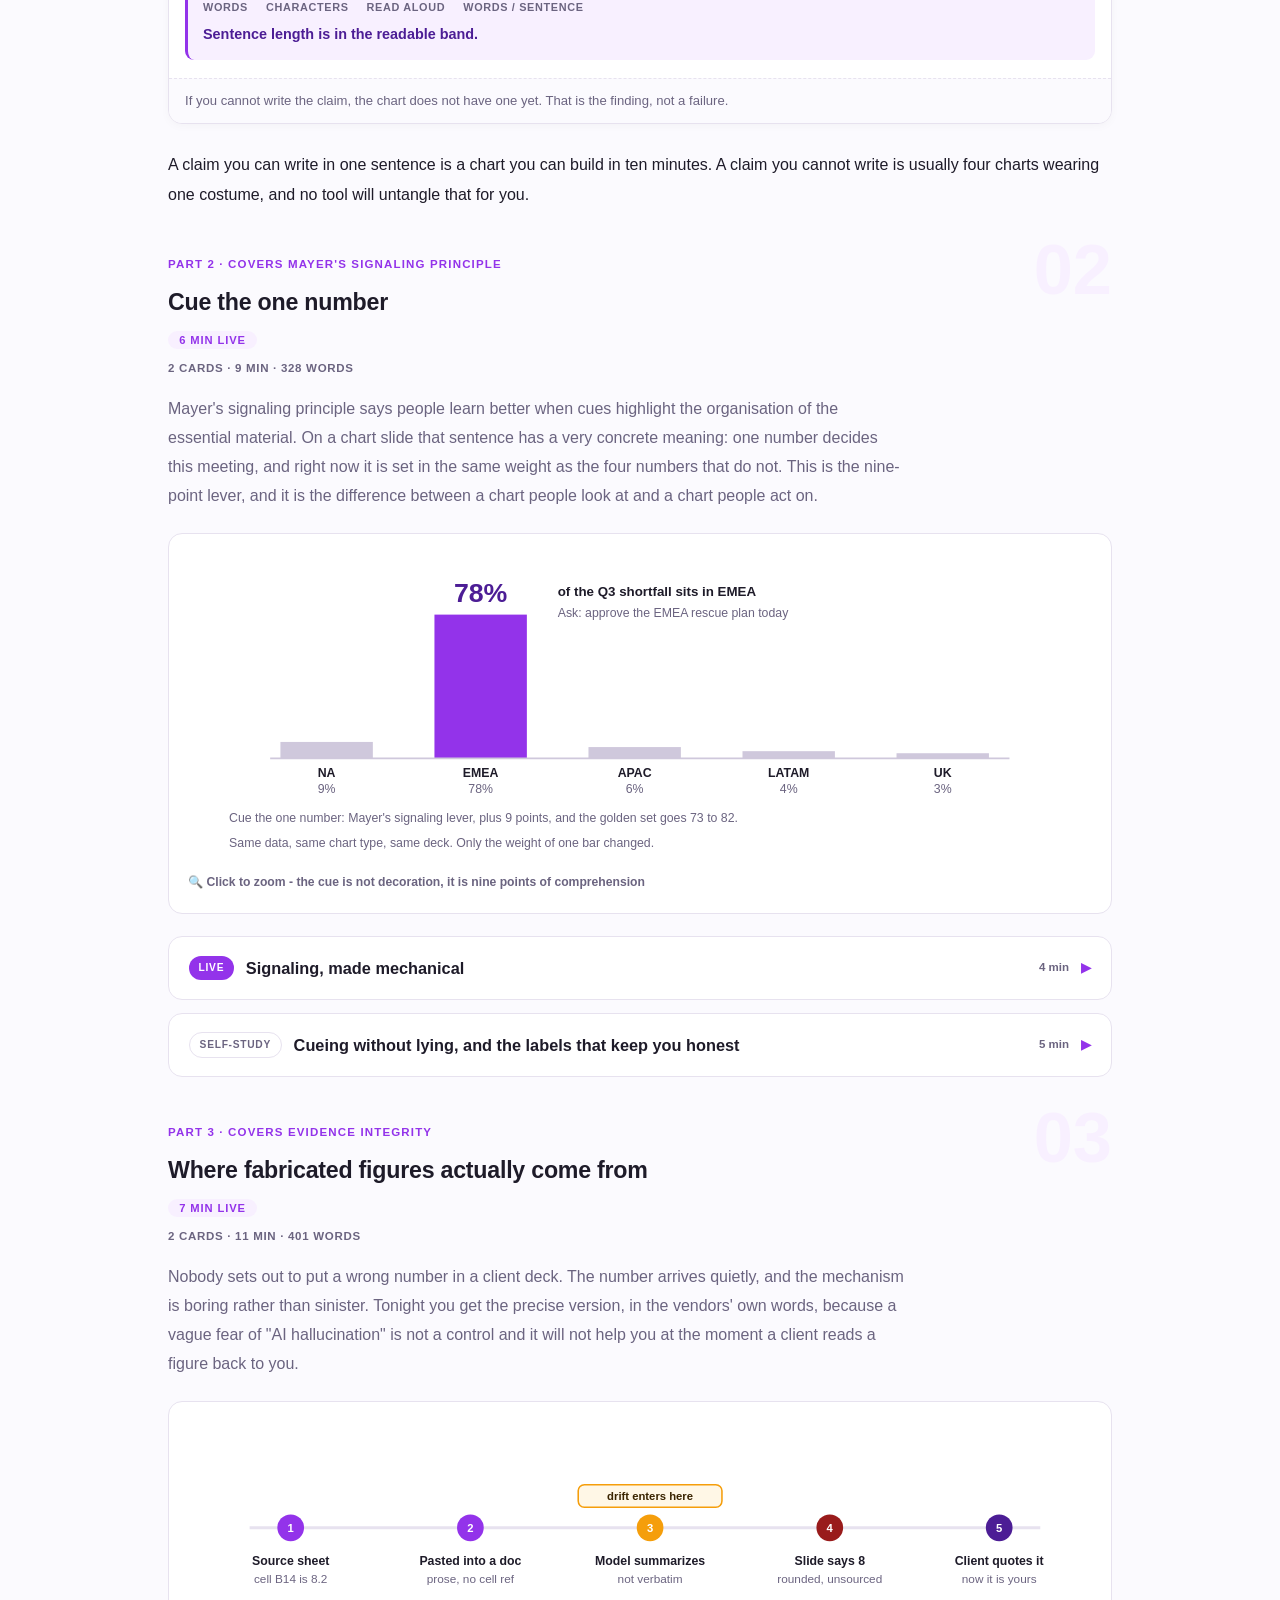
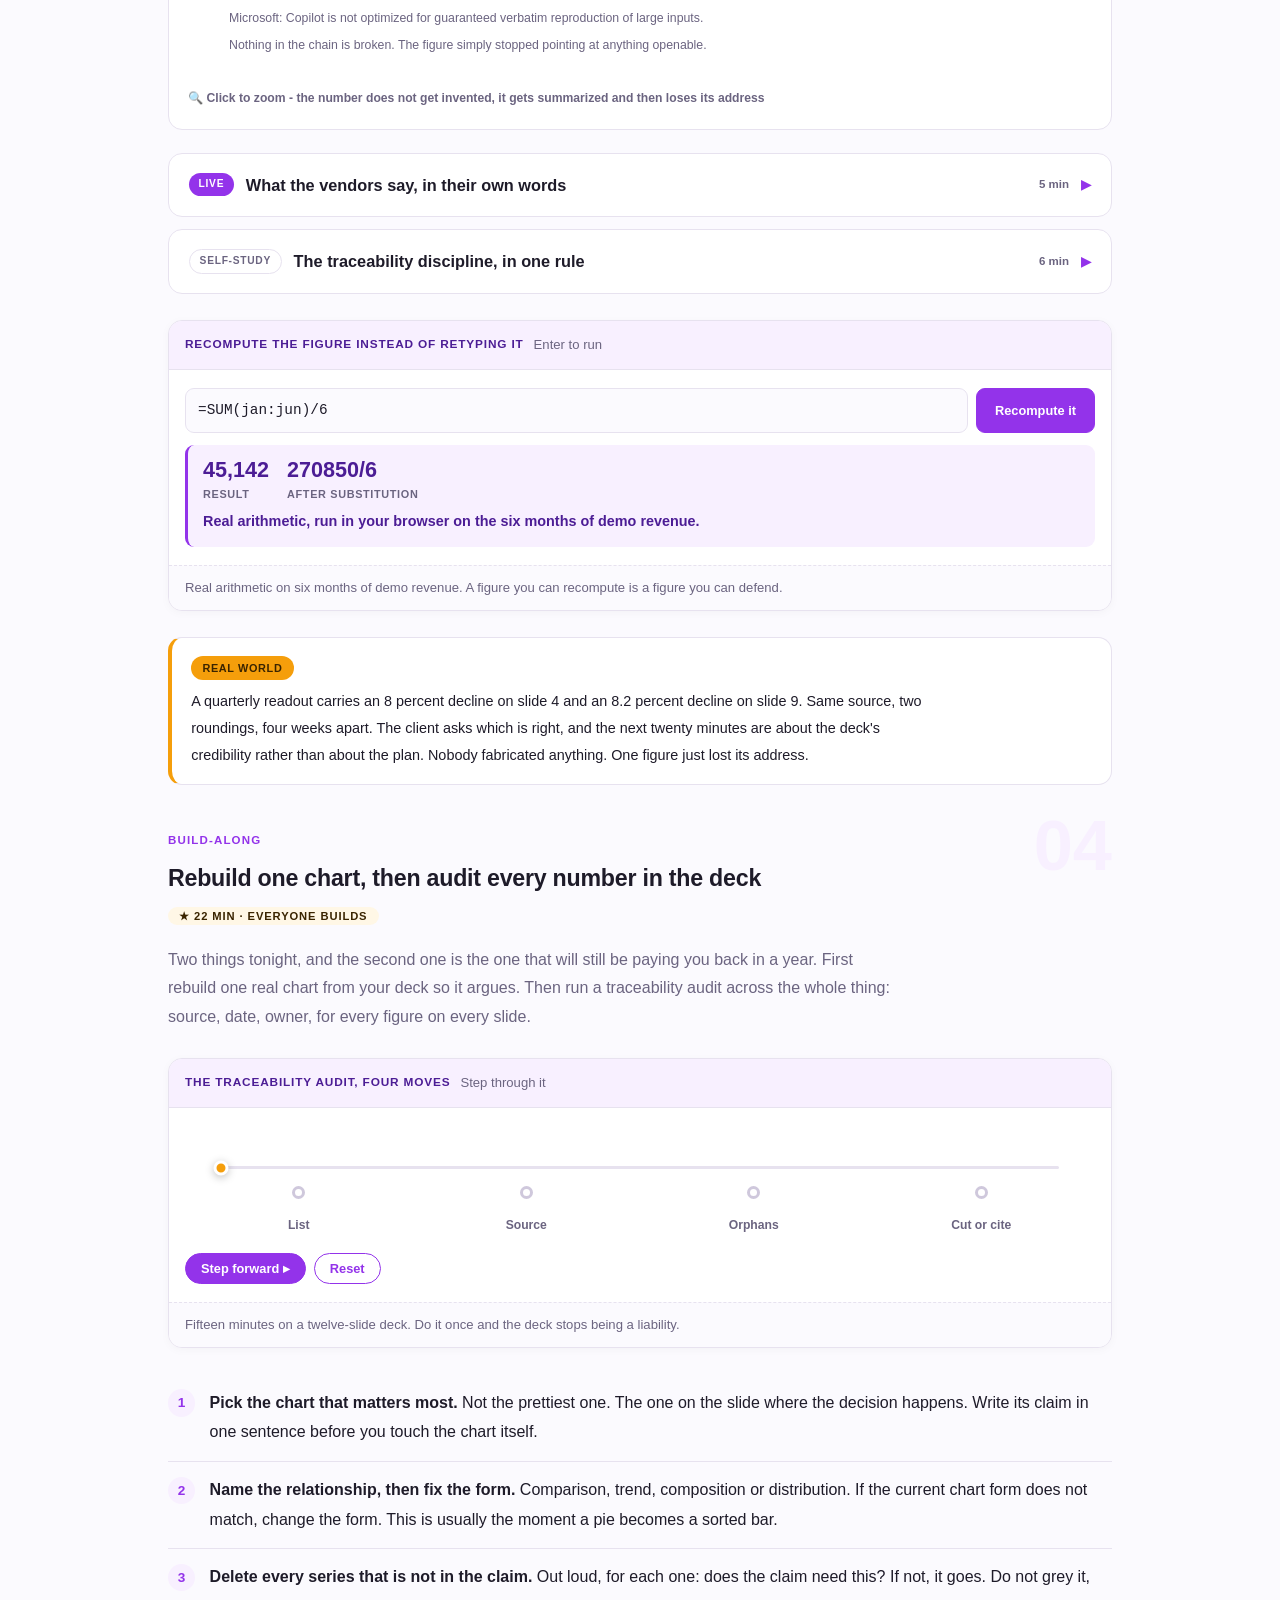
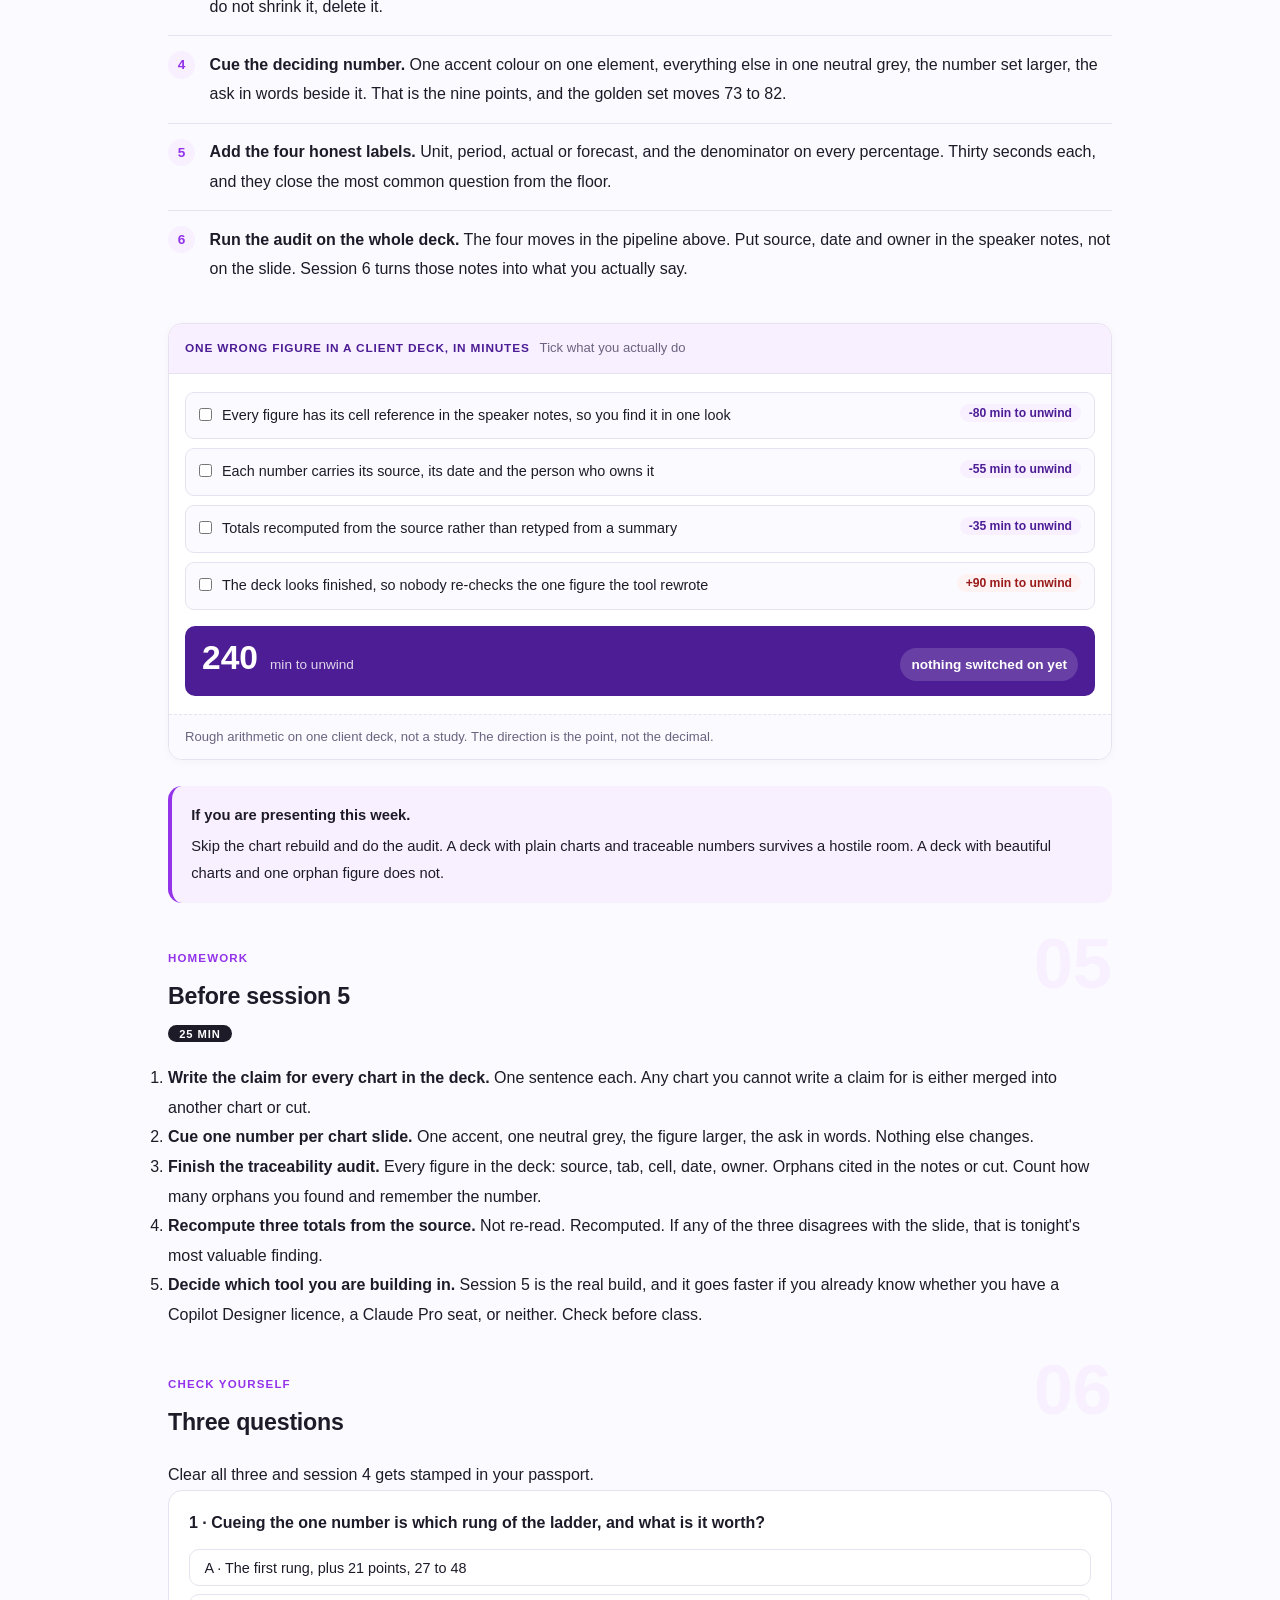
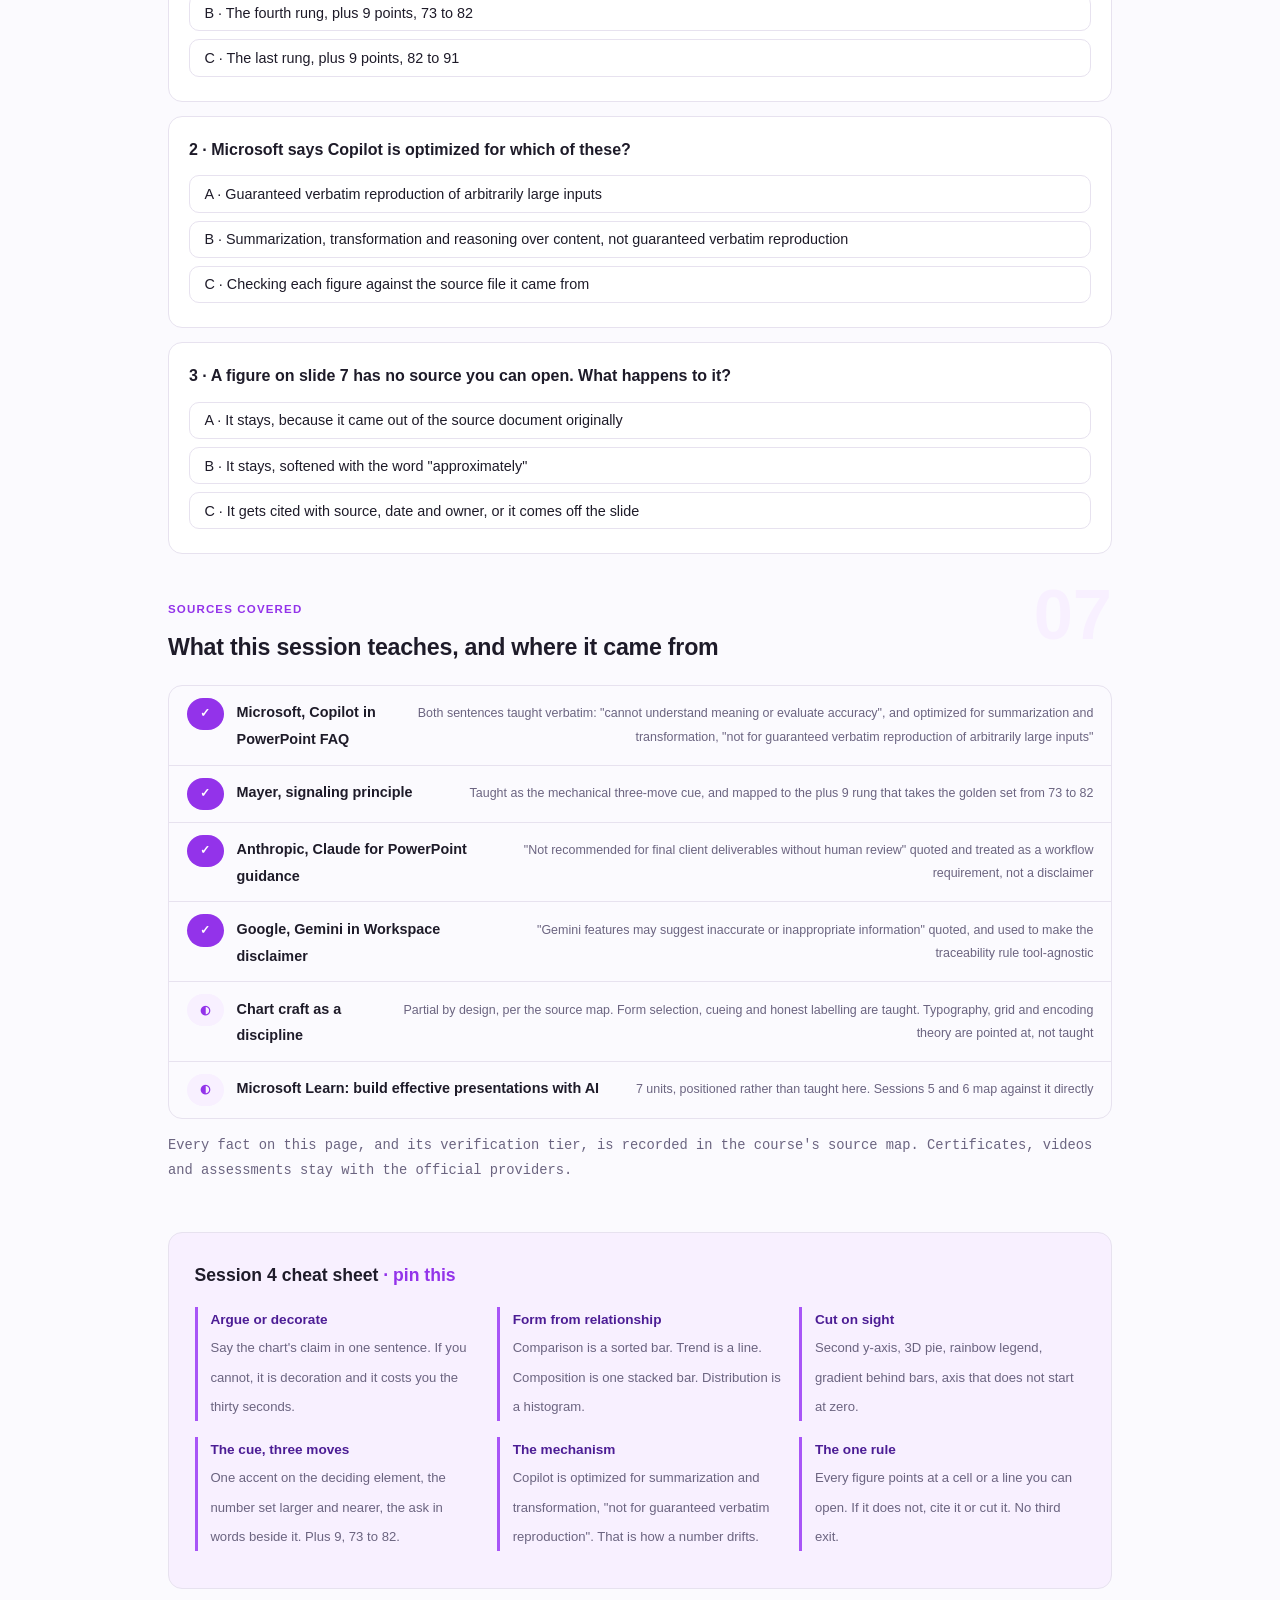
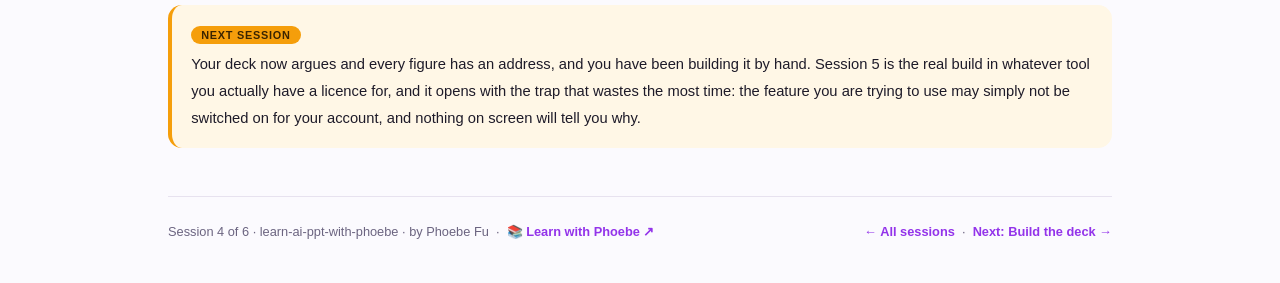
<file: courses/04-charts-and-data.html>
<!DOCTYPE html>
<html lang="en">
<head>
<meta charset="UTF-8">
<meta name="viewport" content="width=device-width, initial-scale=1.0">
<!-- social:start -->
<meta name="description" content="Session 4 of 6. A chart either argues or it decorates. Tonight: choosing the form from the relationship, cueing the one number for 9 points, and where fabricated figures actually come from.">
<meta property="og:type" content="article">
<meta property="og:site_name" content="Learn with Phoebe">
<meta property="og:title" content="Charts and data - learn ai ppt with phoebe">
<meta property="og:description" content="Session 4 of 6. A chart either argues or it decorates. Tonight: cueing the one number for 9 points, and where fabricated figures actually come from.">
<meta property="og:url" content="https://phoebefu6.github.io/learn-ai-ppt-with-phoebe/courses/04-charts-and-data.html">
<meta property="og:image" content="https://phoebefu6.github.io/learn-ai-ppt-with-phoebe/assets/og-cover.png">
<meta property="og:image:width" content="1200">
<meta property="og:image:height" content="630">
<meta name="twitter:card" content="summary_large_image">
<meta name="twitter:title" content="Charts and data - learn ai ppt with phoebe">
<meta name="twitter:description" content="Session 4 of 6. Cue the one number, and trace every figure to a source you can open.">
<meta name="twitter:image" content="https://phoebefu6.github.io/learn-ai-ppt-with-phoebe/assets/og-cover.png">
<!-- social:end -->
<title>Session 4 · Charts and data - learn ai ppt with phoebe</title>
<link rel="stylesheet" href="../assets/style.css?v=23">
</head>
<body>

<div class="toolbar">
  <div class="wrap">
    <span class="crumb"><a href="../index.html">learn-ai-ppt-with-phoebe</a> / Session 4 of 6</span>
    <button class="btn" id="toggle-all" type="button">Expand all</button>
    <button class="btn primary" id="zoom-toggle" type="button">Projector zoom: off</button>
  </div>
</div>

<header class="masthead">
  <div class="wrap">
    <div class="eyebrow">Learn AI PPT with Phoebe · Session 4 of 6</div>
    <h1>Charts <span class="accent">and data</span></h1>
    <p class="sub">A chart on a slide is doing one of two jobs: it is arguing, or it is decorating. Tonight you learn to pick the form from the relationship you are showing, to cue the one number that decides the meeting, and to trace every figure back to a cell you can open. That last part is not housekeeping. The figures on your slide are your responsibility no matter which tool typed them, and the vendors say so in their own documentation.</p>
    <div class="chip-row">
      <span class="chip level">🟡 Medium</span>
      <span class="chip audience">Anyone who presents to a room · client pitch, board update, internal readout</span>
      <span class="chip audience">No design skill needed · bring your real numbers</span>
      <span class="chip time">45 min</span>
    </div>
    <div class="agenda">
      <span class="a1" style="flex:1">0-3 · Where the deck stands</span>
      <span class="a2" style="flex:4">3-18 · Charts that argue, and the cue</span>
      <span class="a3" style="flex:5">18-40 · Build-along: rebuild one chart, audit every figure</span>
      <span class="a4" style="flex:1">40-45 · Q&amp;A</span>
    </div>
  </div>
</header>

<main class="wrap">

  <!-- ============ INTRO ============ -->
  <section class="section" id="intro">
    <div class="section-kicker">
      <span class="klabel">Part 0</span>
      <h2>Where your deck stands, and tonight's lever</h2>
    </div>
    <p class="lede">Sessions 2 and 3 took your deck from a topic label with six bullets to a sentence headline with one visual, and then stripped everything off-message. On the golden set that is <strong>73 percent</strong>. Tonight you claim the fourth rung, and it is the last one available before session 6.</p>

    <div class="legend">
      <span class="pill">🎫 Clear all three quiz questions to stamp your passport</span>
      <span class="pill">Live = presented in the 45 minutes</span>
      <span class="pill">Self-study = the full depth, after class</span>
    </div>

    <div class="callout win">
      <p><strong>★ What you walk out with tonight.</strong> One chart in your real deck rebuilt so it argues instead of decorating, a cue on the number that decides the meeting, and a traceability audit that names every figure in the deck, its source, its date and its owner. Plus the exact sentence from Microsoft's own documentation that explains how a number drifts between your source file and your slide.</p>
    </div>

    <details class="card" open>
      <summary><span class="mode live">Live</span>The ladder, and which rung is tonight<span class="mini">3 min</span><span class="caret">▶</span></summary>
      <div class="body">
        <p>The simulator you met in session 1 adds one lever at a time. The rungs are fixed, they are read out of the live model, and tonight owns exactly one of them.</p>
        <table class="clean">
          <tr><th>Rung</th><th>Lever</th><th>Understood in 30s</th><th>Session</th></tr>
          <tr><td>0</td><td>a normal corporate slide</td><td>27%</td><td>1</td></tr>
          <tr><td>1</td><td>sentence headline that states the message</td><td>48%</td><td>3</td></tr>
          <tr><td>2</td><td>one visual as the evidence</td><td>64%</td><td>3</td></tr>
          <tr><td>3</td><td>strip anything off-message</td><td>73%</td><td>3</td></tr>
          <tr><td><strong>4</strong></td><td><strong>cue the one number that matters</strong></td><td><strong>82%</strong></td><td><strong>4 · tonight</strong></td></tr>
          <tr><td>5</td><td>text clears WCAG 4.5:1</td><td>91%</td><td>6</td></tr>
        </table>
        <p><strong>82 percent is the ceiling until session 6.</strong> No amount of further chart craft gets past it, because the last nine points are an accessibility fix. Knowing that now saves you an evening of polishing.</p>
      </div>
    </details>

    <details class="card">
      <summary><span class="mode self">Self-study</span>What is real here and what is simulated<span class="mini">2 min</span><span class="caret">▶</span></summary>
      <div class="body">
        <p>Said plainly, because it matters more on a data session than anywhere else in this course. The comprehension percentages are a <strong>teaching simulation</strong>. The weights model Garner and Alley 2013 and Mayer's principles. They do not measure your room.</p>
        <p>What is real: the contrast ratio is WCAG 2.2 arithmetic on the colours the slide is actually painted with, floored and never rounded up, and the chart in the simulator is real SVG built from the numbers it is given.</p>
        <p>Holding that line is the whole subject of Part 3. If I dressed a model up as a measurement on a page about evidence integrity, you would be right to stop reading.</p>
      </div>
    </details>
  </section>

  <!-- ============ PART 1 ============ -->
  <section class="section" id="part-1">
    <div class="section-kicker">
      <span class="klabel">Part 1 · covers chart form and coherence</span>
      <h2>Charts that argue</h2>
      <span class="tag concept">7 min live</span>
    </div>
    <p class="lede">Here is the test, and it is the session 1 test wearing different clothes. Say the claim your chart makes, out loud, in one sentence. If you cannot, the chart is decoration and it is costing you the thirty seconds you needed for the ask.</p>

    <figure class="zoomable">
      <svg viewBox="0 0 880 300" xmlns="http://www.w3.org/2000/svg" role="img" aria-label="Two chart slides compared: five series with two y-axes and a rainbow legend on the left, versus one sorted comparison with a single cued bar on the right">
        <style>
          .s4aH { font: 800 13px Inter, sans-serif; }
          .s4aB { font: 400 12px Inter, sans-serif; fill: #1E1B29; }
          .s4aN { font: 400 12px Inter, sans-serif; fill: #6B6480; }
        </style>
        <rect x="40" y="50" width="390" height="180" rx="12" fill="#FEF2F2" stroke="#FCA5A5" stroke-width="1.5"/>
        <text class="s4aH" x="58" y="84" fill="#991B1B">✗ A chart that decorates</text>
        <text class="s4aB" x="58" y="114">Title names the metric, not the finding</text>
        <text class="s4aB" x="58" y="134">Five series, two y-axes, rainbow legend</text>
        <text class="s4aB" x="58" y="154">Every bar the same weight as the others</text>
        <text class="s4aB" x="58" y="184" fill="#991B1B">The room reads it, then asks a question</text>
        <rect x="450" y="50" width="390" height="180" rx="12" fill="#F8F0FF" stroke="#9333EA" stroke-width="1.5"/>
        <text class="s4aH" x="468" y="84" fill="#4C1D95">✓ A chart that argues</text>
        <text class="s4aB" x="468" y="114">Headline states the claim in a sentence</text>
        <text class="s4aB" x="468" y="134">One relationship, one claim, one colour</text>
        <text class="s4aB" x="468" y="154">The deciding bar is the only dark one</text>
        <text class="s4aB" x="468" y="184" fill="#4C1D95">The room argues with the claim, and decides</text>
        <text class="s4aN" x="40" y="276">One chart, one claim. If you cannot say the claim in a sentence, the chart is decoration.</text>
      </svg>
      <figcaption>🔍 Click to zoom - the chart on the right holds less and settles more</figcaption>
    </figure>

    <details class="card">
      <summary><span class="mode live">Live</span>One chart, one claim, matching the headline<span class="mini">4 min</span><span class="caret">▶</span></summary>
      <div class="body">
        <p>Session 3 gave every slide a sentence headline. A chart slide has one extra rule on top of that: <strong>the chart must prove the headline, and nothing else.</strong> If your headline says EMEA is the gap and your chart shows five regions across three quarters with a margin line, the chart is answering four questions and the room has to work out which one you meant.</p>
        <ul>
          <li><strong>Delete every series that is not part of the claim.</strong> Not grey it out. Delete it. Mayer's coherence principle was worth nine points in session 3 for removing things, and it applies inside the chart as much as around it.</li>
          <li><strong>Sort by the thing you are arguing about.</strong> Alphabetical order is a filing choice. Sorted by size is an argument.</li>
          <li><strong>Say the number in words next to the chart.</strong> The room should not have to read a bar against an axis to hear your point.</li>
        </ul>
        <div class="callout example">
          <span class="ex-pill">Real world</span>
          <p>A pricing deck goes in with a chart of eleven competitor price points. The headline says "we are mid-market". The client spends four minutes finding their own product on the chart, decides the axis is unfair, and the pricing decision moves to next month.</p>
        </div>
      </div>
    </details>

    <figure class="zoomable">
      <svg viewBox="0 0 880 340" xmlns="http://www.w3.org/2000/svg" role="img" aria-label="A decision tree mapping four data relationships to the chart form each one needs, with a list of forms to cut on sight">
        <style>
          .s4bR { font: 700 12px Inter, sans-serif; fill: #4C1D95; }
          .s4bH { font: 700 12px Inter, sans-serif; fill: #4C1D95; }
          .s4bB { font: 400 12px Inter, sans-serif; fill: #1E1B29; }
          .s4bS { font: 400 11.5px Inter, sans-serif; fill: #6B6480; }
          .s4bK { font: 700 12px Inter, sans-serif; fill: #991B1B; }
          .s4bN { font: 400 12px Inter, sans-serif; fill: #6B6480; }
        </style>
        <rect x="320" y="36" width="240" height="48" rx="10" fill="#F8F0FF" stroke="#9333EA" stroke-width="1.5"/>
        <text class="s4bR" x="440" y="66" text-anchor="middle">What is the relationship?</text>
        <line x1="440" y1="84" x2="130" y2="164" stroke="#CFC8DC" stroke-width="1.5"/>
        <line x1="440" y1="84" x2="336" y2="164" stroke="#CFC8DC" stroke-width="1.5"/>
        <line x1="440" y1="84" x2="542" y2="164" stroke="#CFC8DC" stroke-width="1.5"/>
        <line x1="440" y1="84" x2="748" y2="164" stroke="#CFC8DC" stroke-width="1.5"/>
        <rect x="40" y="164" width="180" height="76" rx="10" fill="#fff" stroke="#CFC8DC" stroke-width="1.5"/>
        <text class="s4bH" x="130" y="190" text-anchor="middle">Comparison</text>
        <text class="s4bB" x="130" y="210" text-anchor="middle">Sorted bar chart</text>
        <text class="s4bS" x="130" y="230" text-anchor="middle">which one is biggest</text>
        <rect x="246" y="164" width="180" height="76" rx="10" fill="#fff" stroke="#CFC8DC" stroke-width="1.5"/>
        <text class="s4bH" x="336" y="190" text-anchor="middle">Trend</text>
        <text class="s4bB" x="336" y="210" text-anchor="middle">Line chart</text>
        <text class="s4bS" x="336" y="230" text-anchor="middle">where it turned</text>
        <rect x="452" y="164" width="180" height="76" rx="10" fill="#fff" stroke="#CFC8DC" stroke-width="1.5"/>
        <text class="s4bH" x="542" y="190" text-anchor="middle">Composition</text>
        <text class="s4bB" x="542" y="210" text-anchor="middle">One stacked bar</text>
        <text class="s4bS" x="542" y="230" text-anchor="middle">what the mix is</text>
        <rect x="658" y="164" width="180" height="76" rx="10" fill="#fff" stroke="#CFC8DC" stroke-width="1.5"/>
        <text class="s4bH" x="748" y="190" text-anchor="middle">Distribution</text>
        <text class="s4bB" x="748" y="210" text-anchor="middle">Histogram or dots</text>
        <text class="s4bS" x="748" y="230" text-anchor="middle">how spread it is</text>
        <rect x="40" y="254" width="798" height="40" rx="10" fill="#FEF2F2" stroke="#FCA5A5" stroke-width="1.5"/>
        <text class="s4bK" x="58" y="280">Cut on sight: a second y-axis, a 3D pie, a rainbow legend, a gradient fill behind bars</text>
        <text class="s4bN" x="40" y="318">Pick the form from the relationship, never from the chart menu you happen to be looking at.</text>
      </svg>
      <figcaption>🔍 Click to zoom - four relationships, four forms, and four things to delete without discussion</figcaption>
    </figure>

    <details class="card">
      <summary><span class="mode self">Self-study</span>Why the second y-axis and the 3D pie have to go<span class="mini">5 min</span><span class="caret">▶</span></summary>
      <div class="body">
        <p>These are not taste rules, they are comprehension costs, and each one has a specific mechanism.</p>
        <table class="clean">
          <tr><th>The thing</th><th>What it does to the room</th><th>What to do instead</th></tr>
          <tr><td><strong>Second y-axis</strong></td><td>Two scales invite a comparison you did not intend, and the crossover point can be moved by choosing the scales</td><td>Two charts side by side, or index both series to 100 and use one axis</td></tr>
          <tr><td><strong>3D pie</strong></td><td>Perspective makes the front slices look larger, so the chart misreports before anyone misreads it</td><td>One stacked bar, sorted, with the share you care about labelled in words</td></tr>
          <tr><td><strong>Rainbow legend</strong></td><td>Every colour reads as a meaning, so nothing is emphasised and the room hunts the legend</td><td>One accent for the series in the claim, one neutral grey for everything else</td></tr>
          <tr><td><strong>Truncated axis</strong></td><td>A bar chart starting at 90 turns a 2 percent move into a cliff, and someone always notices</td><td>Start bars at zero. For small real moves, use a line chart or state the delta in words</td></tr>
        </table>
        <p>One honest caveat: chart craft is its own discipline and this course only covers the part that decides whether your slide lands. The source map marks this session as partial coverage for exactly that reason.</p>
      </div>
    </details>

    <div class="tryrow" data-fn="wordcount" data-multiline="1" data-title="Say your chart's claim in one sentence" data-hint="Write the claim, not the metric name" data-seed="EMEA is 78 percent of the Q3 shortfall, so we are asking you to approve the rescue plan today." data-cta="Measure it" data-foot="If you cannot write the claim, the chart does not have one yet. That is the finding, not a failure."></div>

    <p>A claim you can write in one sentence is a chart you can build in ten minutes. A claim you cannot write is usually four charts wearing one costume, and no tool will untangle that for you.</p>
  </section>

  <!-- ============ PART 2 ============ -->
  <section class="section" id="part-2">
    <div class="section-kicker">
      <span class="klabel">Part 2 · covers Mayer's signaling principle</span>
      <h2>Cue the one number</h2>
      <span class="tag concept">6 min live</span>
    </div>
    <p class="lede">Mayer's signaling principle says people learn better when cues highlight the organisation of the essential material. On a chart slide that sentence has a very concrete meaning: one number decides this meeting, and right now it is set in the same weight as the four numbers that do not. This is the nine-point lever, and it is the difference between a chart people look at and a chart people act on.</p>

    <figure class="zoomable">
      <svg viewBox="0 0 880 300" xmlns="http://www.w3.org/2000/svg" role="img" aria-label="Share of the Q3 shortfall by region, where EMEA at 78 percent is cued dark and stated in words while the other four regions stay neutral">
        <style>
          .s4cV { font: 800 26px Inter, sans-serif; fill: #4C1D95; }
          .s4cA { font: 700 13px Inter, sans-serif; fill: #1E1B29; }
          .s4cS { font: 400 12px Inter, sans-serif; fill: #6B6480; }
          .s4cL { font: 700 12px Inter, sans-serif; fill: #1E1B29; }
          .s4cP { font: 400 12px Inter, sans-serif; fill: #6B6480; }
          .s4cN { font: 400 12px Inter, sans-serif; fill: #6B6480; }
        </style>
        <text class="s4cV" x="285" y="48" text-anchor="middle">78%</text>
        <text class="s4cA" x="360" y="42">of the Q3 shortfall sits in EMEA</text>
        <text class="s4cS" x="360" y="62">Ask: approve the EMEA rescue plan today</text>
        <rect x="90" y="184" width="90" height="16" fill="#CFC8DC"/>
        <rect x="240" y="60" width="90" height="140" fill="#9333EA"/>
        <rect x="390" y="189" width="90" height="11" fill="#CFC8DC"/>
        <rect x="540" y="193" width="90" height="7" fill="#CFC8DC"/>
        <rect x="690" y="195" width="90" height="5" fill="#CFC8DC"/>
        <line x1="80" y1="200" x2="800" y2="200" stroke="#CFC8DC" stroke-width="1.5"/>
        <text class="s4cL" x="135" y="218" text-anchor="middle">NA</text>
        <text class="s4cL" x="285" y="218" text-anchor="middle">EMEA</text>
        <text class="s4cL" x="435" y="218" text-anchor="middle">APAC</text>
        <text class="s4cL" x="585" y="218" text-anchor="middle">LATAM</text>
        <text class="s4cL" x="735" y="218" text-anchor="middle">UK</text>
        <text class="s4cP" x="135" y="234" text-anchor="middle">9%</text>
        <text class="s4cP" x="285" y="234" text-anchor="middle">78%</text>
        <text class="s4cP" x="435" y="234" text-anchor="middle">6%</text>
        <text class="s4cP" x="585" y="234" text-anchor="middle">4%</text>
        <text class="s4cP" x="735" y="234" text-anchor="middle">3%</text>
        <text class="s4cN" x="40" y="262">Cue the one number: Mayer's signaling lever, plus 9 points, and the golden set goes 73 to 82.</text>
        <text class="s4cN" x="40" y="286">Same data, same chart type, same deck. Only the weight of one bar changed.</text>
      </svg>
      <figcaption>🔍 Click to zoom - the cue is not decoration, it is nine points of comprehension</figcaption>
    </figure>

    <details class="card">
      <summary><span class="mode live">Live</span>Signaling, made mechanical<span class="mini">4 min</span><span class="caret">▶</span></summary>
      <div class="body">
        <p>Three moves, in this order, on every chart slide. They take about four minutes each and they are the whole rung.</p>
        <div class="steps">
          <div class="step"><p><strong>Darken the deciding element, neutralise the rest.</strong> One accent on the bar, line or slice that carries the claim. Everything else goes to a single neutral grey. Not five greys. One.</p></div>
          <div class="step"><p><strong>Set the number larger, near the thing it describes.</strong> The deciding figure gets its own size, sitting next to the element rather than in a legend or a data table at the bottom.</p></div>
          <div class="step"><p><strong>Put the ask in words beside it.</strong> "78 percent of the shortfall sits in EMEA" is the finding. "Approve the EMEA rescue plan today" is the ask. The room needs both on the slide, because only one of them is a decision.</p></div>
        </div>
        <div class="callout tip">
          <p>The cue is a choice about what matters, which is why no tool can make it for you. A generator does not know which number decides your meeting, and every generator will happily give all five bars a different bright colour.</p>
        </div>
      </div>
    </details>

    <details class="card">
      <summary><span class="mode self">Self-study</span>Cueing without lying, and the labels that keep you honest<span class="mini">5 min</span><span class="caret">▶</span></summary>
      <div class="body">
        <p>There is a real line between emphasis and distortion, and it is worth being able to state it: <strong>a cue changes what the eye goes to first, it never changes what the data says.</strong> Darkening one bar is a cue. Cropping the axis so that bar looks four times taller is not.</p>
        <table class="clean">
          <tr><th>Emphasis</th><th>Distortion</th></tr>
          <tr><td>One accent colour on the deciding bar</td><td>An axis that starts at 90 instead of zero</td></tr>
          <tr><td>The deciding number set larger and nearer</td><td>Dropping the two data points that disagree</td></tr>
          <tr><td>The claim stated in words on the slide</td><td>A percentage with no denominator anywhere</td></tr>
          <tr><td>Everything off-claim in one neutral grey</td><td>Two y-axes chosen so the lines cross where you want</td></tr>
        </table>
        <p>Four labels keep a chart honest, and they cost nothing: what the unit is, what the period is, whether the figure is actual or forecast, and what the denominator is on any percentage. A chart missing the denominator is the single most common thing a client picks apart in the room.</p>
      </div>
    </details>
  </section>

  <!-- ============ PART 3 ============ -->
  <section class="section" id="part-3">
    <div class="section-kicker">
      <span class="klabel">Part 3 · covers evidence integrity</span>
      <h2>Where fabricated figures actually come from</h2>
      <span class="tag concept">7 min live</span>
    </div>
    <p class="lede">Nobody sets out to put a wrong number in a client deck. The number arrives quietly, and the mechanism is boring rather than sinister. Tonight you get the precise version, in the vendors' own words, because a vague fear of "AI hallucination" is not a control and it will not help you at the moment a client reads a figure back to you.</p>

    <figure class="zoomable">
      <svg viewBox="0 0 880 250" xmlns="http://www.w3.org/2000/svg" role="img" aria-label="A five step path showing a figure travelling from a source cell through a pasted document and a model summary onto a slide and into a client quote, with the drift entering at the summary step">
        <style>
          .s4dL { font: 700 12px Inter, sans-serif; fill: #1E1B29; }
          .s4dS { font: 400 11.5px Inter, sans-serif; fill: #6B6480; }
          .s4dF { font: 700 11px Inter, sans-serif; fill: #3A2400; }
          .s4dI { font: 700 11px Inter, sans-serif; fill: #fff; }
          .s4dN { font: 400 12px Inter, sans-serif; fill: #6B6480; }
        </style>
        <line x1="60" y1="104" x2="830" y2="104" stroke="#E7E2EF" stroke-width="3"/>
        <rect x="380" y="62" width="140" height="22" rx="6" fill="#FFF7E6" stroke="#F59E0B" stroke-width="1.5"/>
        <text class="s4dF" x="450" y="77" text-anchor="middle">drift enters here</text>
        <circle cx="100" cy="104" r="13" fill="#9333EA"/>
        <text class="s4dI" x="100" y="108" text-anchor="middle">1</text>
        <circle cx="275" cy="104" r="13" fill="#9333EA"/>
        <text class="s4dI" x="275" y="108" text-anchor="middle">2</text>
        <circle cx="450" cy="104" r="13" fill="#F59E0B"/>
        <text class="s4dI" x="450" y="108" text-anchor="middle">3</text>
        <circle cx="625" cy="104" r="13" fill="#991B1B"/>
        <text class="s4dI" x="625" y="108" text-anchor="middle">4</text>
        <circle cx="790" cy="104" r="13" fill="#4C1D95"/>
        <text class="s4dI" x="790" y="108" text-anchor="middle">5</text>
        <text class="s4dL" x="100" y="140" text-anchor="middle">Source sheet</text>
        <text class="s4dS" x="100" y="158" text-anchor="middle">cell B14 is 8.2</text>
        <text class="s4dL" x="275" y="140" text-anchor="middle">Pasted into a doc</text>
        <text class="s4dS" x="275" y="158" text-anchor="middle">prose, no cell ref</text>
        <text class="s4dL" x="450" y="140" text-anchor="middle">Model summarizes</text>
        <text class="s4dS" x="450" y="158" text-anchor="middle">not verbatim</text>
        <text class="s4dL" x="625" y="140" text-anchor="middle">Slide says 8</text>
        <text class="s4dS" x="625" y="158" text-anchor="middle">rounded, unsourced</text>
        <text class="s4dL" x="790" y="140" text-anchor="middle">Client quotes it</text>
        <text class="s4dS" x="790" y="158" text-anchor="middle">now it is yours</text>
        <text class="s4dN" x="40" y="196">Microsoft: Copilot is not optimized for guaranteed verbatim reproduction of large inputs.</text>
        <text class="s4dN" x="40" y="222">Nothing in the chain is broken. The figure simply stopped pointing at anything openable.</text>
      </svg>
      <figcaption>🔍 Click to zoom - the number does not get invented, it gets summarized and then loses its address</figcaption>
    </figure>

    <details class="card">
      <summary><span class="mode live">Live</span>What the vendors say, in their own words<span class="mini">5 min</span><span class="caret">▶</span></summary>
      <div class="body">
        <p>Keep these three sentences. They are the ones you quote when someone asks why you are re-checking a figure the tool produced, and they come from the vendors themselves rather than from a critic.</p>
        <div class="prompt-box good">
          <span class="label">★ The three sentences to keep</span>
Microsoft, on Copilot in PowerPoint: it "cannot understand meaning or
evaluate accuracy", and it is "optimized for summarization,
transformation, and reasoning over content, not for guaranteed
verbatim reproduction of arbitrarily large inputs".

Google, on Gemini in Workspace: "Gemini features may suggest
inaccurate or inappropriate information".

Anthropic, on Claude for PowerPoint: "not recommended for final
client deliverables without human review".
        </div>
        <p>Read the Microsoft one twice. <strong>That second clause is the mechanism</strong> behind a number that drifted between your source document and your slide. The tool was never promising to carry the figure across unchanged. It was promising to summarize, transform and reason over it, which are three operations that can each move a decimal point.</p>
        <p>And note what Anthropic's line implies about workflow rather than quality: the human review step is not an optional polish pass, it is named in the documentation as the thing that makes the output shippable.</p>
      </div>
    </details>

    <details class="card">
      <summary><span class="mode self">Self-study</span>The traceability discipline, in one rule<span class="mini">6 min</span><span class="caret">▶</span></summary>
      <div class="body">
        <p>One rule, and it is short enough to hold in your head during a build: <strong>every figure on a slide points at a cell or a line in a source you can open, and if it does not, it comes off the slide.</strong></p>
        <p>"Comes off the slide" has two honest exits. Either you find the source and cite it, or you cut the figure and say the qualitative version out loud. Both are fine. What is not fine is a number sitting on a slide with nobody able to say where it came from, because in a client deck that number is now a professional claim.</p>
        <table class="clean">
          <tr><th>On the slide</th><th>What the audit needs</th><th>Verdict</th></tr>
          <tr><td>"Revenue down 8 percent"</td><td>Finance pack, tab Q3, cell B14, dated, owner named</td><td>Cite it in the notes</td></tr>
          <tr><td>"Roughly a third of users churned"</td><td>No file, remembered from a call</td><td>Cut it, or ask the owner today</td></tr>
          <tr><td>"Market growing 14 percent"</td><td>A model summary of an analyst PDF you have not opened</td><td>Open the PDF, or cut the figure</td></tr>
          <tr><td>"Costs up 8.2 percent"</td><td>Same source as the slide before, which said 8</td><td>Pick one, fix the other</td></tr>
        </table>
        <p>That last row is the one that actually happens. Two slides, one source, two roundings, and a client who spots it. The fix is a single pass, not a policy.</p>
      </div>
    </details>

    <div class="tryrow" data-fn="formula" data-title="Recompute the figure instead of retyping it" data-hint="=SUM(jan:jun)/6" data-seed="=SUM(jan:jun)/6" data-cta="Recompute it" data-foot="Real arithmetic on six months of demo revenue. A figure you can recompute is a figure you can defend."></div>

    <div class="callout example">
      <span class="ex-pill">Real world</span>
      <p>A quarterly readout carries an 8 percent decline on slide 4 and an 8.2 percent decline on slide 9. Same source, two roundings, four weeks apart. The client asks which is right, and the next twenty minutes are about the deck's credibility rather than about the plan. Nobody fabricated anything. One figure just lost its address.</p>
    </div>
  </section>

  <!-- ============ DEMO ============ -->
  <section class="section" id="demo-1">
    <div class="section-kicker">
      <span class="klabel">Build-along</span>
      <h2>Rebuild one chart, then audit every number in the deck</h2>
      <span class="tag demo">★ 22 min · everyone builds</span>
    </div>
    <p class="lede">Two things tonight, and the second one is the one that will still be paying you back in a year. First rebuild one real chart from your deck so it argues. Then run a traceability audit across the whole thing: source, date, owner, for every figure on every slide.</p>

    <div class="tick" data-stages="List|Source|Orphans|Cut or cite" data-title="The traceability audit, four moves" data-foot="Fifteen minutes on a twelve-slide deck. Do it once and the deck stops being a liability.">
      <p class="tick-note" data-stage="0"><b>List the figures.</b> Walk the deck slide by slide and write every number in one column. Percentages, currency, counts, dates, headcount. A twelve-slide deck usually holds between twenty and forty.</p>
      <p class="tick-note" data-stage="1"><b>Find each source.</b> Next to each figure: the file, the tab, the cell or the line. Not "the finance pack". The cell. If finding it takes more than a minute, that is a signal, not an inconvenience.</p>
      <p class="tick-note" data-stage="2"><b>Mark the orphans.</b> Any figure with no openable source gets flagged. Expect a few, and expect at least one of them to be a number you have said out loud in a meeting already.</p>
      <p class="tick-note" data-stage="3"><b>Cut or cite.</b> Every orphan takes one of two exits. Cite it in the speaker notes with source, date and owner, or cut it and say the qualitative version. There is no third exit.</p>
    </div>

    <div class="steps">
      <div class="step"><p><strong>Pick the chart that matters most.</strong> Not the prettiest one. The one on the slide where the decision happens. Write its claim in one sentence before you touch the chart itself.</p></div>
      <div class="step"><p><strong>Name the relationship, then fix the form.</strong> Comparison, trend, composition or distribution. If the current chart form does not match, change the form. This is usually the moment a pie becomes a sorted bar.</p></div>
      <div class="step"><p><strong>Delete every series that is not in the claim.</strong> Out loud, for each one: does the claim need this? If not, it goes. Do not grey it, do not shrink it, delete it.</p></div>
      <div class="step"><p><strong>Cue the deciding number.</strong> One accent colour on one element, everything else in one neutral grey, the number set larger, the ask in words beside it. That is the nine points, and the golden set moves 73 to 82.</p></div>
      <div class="step"><p><strong>Add the four honest labels.</strong> Unit, period, actual or forecast, and the denominator on every percentage. Thirty seconds each, and they close the most common question from the floor.</p></div>
      <div class="step"><p><strong>Run the audit on the whole deck.</strong> The four moves in the pipeline above. Put source, date and owner in the speaker notes, not on the slide. Session 6 turns those notes into what you actually say.</p></div>
    </div>

    <div class="stakes" data-base="240" data-unit="min to unwind" data-lower-is-better="1" data-title="One wrong figure in a client deck, in minutes" data-foot="Rough arithmetic on one client deck, not a study. The direction is the point, not the decimal.">
      <label><input type="checkbox" data-delta="-80"> Every figure has its cell reference in the speaker notes, so you find it in one look</label>
      <label><input type="checkbox" data-delta="-55"> Each number carries its source, its date and the person who owns it</label>
      <label><input type="checkbox" data-delta="-35"> Totals recomputed from the source rather than retyped from a summary</label>
      <label><input type="checkbox" data-delta="90" data-trap="1"> The deck looks finished, so nobody re-checks the one figure the tool rewrote</label>
    </div>

    <div class="callout tip">
      <p><strong>If you are presenting this week.</strong> Skip the chart rebuild and do the audit. A deck with plain charts and traceable numbers survives a hostile room. A deck with beautiful charts and one orphan figure does not.</p>
    </div>
  </section>

  <!-- ============ HOMEWORK ============ -->
  <section class="section" id="exercise">
    <div class="section-kicker">
      <span class="klabel">Homework</span>
      <h2>Before session 5</h2>
      <span class="tag exercise">25 min</span>
    </div>
    <ol>
      <li><strong>Write the claim for every chart in the deck.</strong> One sentence each. Any chart you cannot write a claim for is either merged into another chart or cut.</li>
      <li><strong>Cue one number per chart slide.</strong> One accent, one neutral grey, the figure larger, the ask in words. Nothing else changes.</li>
      <li><strong>Finish the traceability audit.</strong> Every figure in the deck: source, tab, cell, date, owner. Orphans cited in the notes or cut. Count how many orphans you found and remember the number.</li>
      <li><strong>Recompute three totals from the source.</strong> Not re-read. Recomputed. If any of the three disagrees with the slide, that is tonight's most valuable finding.</li>
      <li><strong>Decide which tool you are building in.</strong> Session 5 is the real build, and it goes faster if you already know whether you have a Copilot Designer licence, a Claude Pro seat, or neither. Check before class.</li>
    </ol>
  </section>

  <!-- ============ QUIZ ============ -->
  <section class="section" id="quiz">
    <div class="section-kicker">
      <span class="klabel">Check yourself</span>
      <h2>Three questions</h2>
    </div>
    <p>Clear all three and session 4 gets stamped in your passport.</p>

    <div class="quiz-q" data-answer="1">
      <p class="qtext">1 · Cueing the one number is which rung of the ladder, and what is it worth?</p>
      <button class="qopt" type="button">A · The first rung, plus 21 points, 27 to 48</button>
      <button class="qopt" type="button">B · The fourth rung, plus 9 points, 73 to 82</button>
      <button class="qopt" type="button">C · The last rung, plus 9 points, 82 to 91</button>
      <p class="qwhy">Signaling is rung 4 and takes the golden set from 73 to 82. 82 is the ceiling until session 6, where the WCAG contrast lever takes it to 91. Rung 1 is the sentence headline, and it is the biggest single lever in the model.</p>
    </div>

    <div class="quiz-q" data-answer="1">
      <p class="qtext">2 · Microsoft says Copilot is optimized for which of these?</p>
      <button class="qopt" type="button">A · Guaranteed verbatim reproduction of arbitrarily large inputs</button>
      <button class="qopt" type="button">B · Summarization, transformation and reasoning over content, not guaranteed verbatim reproduction</button>
      <button class="qopt" type="button">C · Checking each figure against the source file it came from</button>
      <p class="qwhy">Microsoft's own wording, and it is the mechanism behind a drifted number. The same documentation says Copilot "cannot understand meaning or evaluate accuracy", so the accuracy check was never on offer in the first place.</p>
    </div>

    <div class="quiz-q" data-answer="2">
      <p class="qtext">3 · A figure on slide 7 has no source you can open. What happens to it?</p>
      <button class="qopt" type="button">A · It stays, because it came out of the source document originally</button>
      <button class="qopt" type="button">B · It stays, softened with the word "approximately"</button>
      <button class="qopt" type="button">C · It gets cited with source, date and owner, or it comes off the slide</button>
      <p class="qwhy">Two exits only. Softening the wording keeps the professional claim while hiding that you cannot back it, which is the worst of the three options in a room that asks follow-up questions.</p>
    </div>

    <p class="quiz-score"></p>
  </section>

  <!-- ============ OFFICIAL COVERAGE ============ -->
  <section class="section" id="official">
    <div class="section-kicker">
      <span class="klabel">Sources covered</span>
      <h2>What this session teaches, and where it came from</h2>
    </div>
    <div class="covered">
      <div class="covered-row"><span class="status pill solid">✓</span><span class="name">Microsoft, Copilot in PowerPoint FAQ</span><span class="note">Both sentences taught verbatim: "cannot understand meaning or evaluate accuracy", and optimized for summarization and transformation, "not for guaranteed verbatim reproduction of arbitrarily large inputs"</span></div>
      <div class="covered-row"><span class="status pill solid">✓</span><span class="name">Mayer, signaling principle</span><span class="note">Taught as the mechanical three-move cue, and mapped to the plus 9 rung that takes the golden set from 73 to 82</span></div>
      <div class="covered-row"><span class="status pill solid">✓</span><span class="name">Anthropic, Claude for PowerPoint guidance</span><span class="note">"Not recommended for final client deliverables without human review" quoted and treated as a workflow requirement, not a disclaimer</span></div>
      <div class="covered-row"><span class="status pill solid">✓</span><span class="name">Google, Gemini in Workspace disclaimer</span><span class="note">"Gemini features may suggest inaccurate or inappropriate information" quoted, and used to make the traceability rule tool-agnostic</span></div>
      <div class="covered-row"><span class="status pill light">◐</span><span class="name">Chart craft as a discipline</span><span class="note">Partial by design, per the source map. Form selection, cueing and honest labelling are taught. Typography, grid and encoding theory are pointed at, not taught</span></div>
      <div class="covered-row"><span class="status pill light">◐</span><span class="name">Microsoft Learn: build effective presentations with AI</span><span class="note">7 units, positioned rather than taught here. Sessions 5 and 6 map against it directly</span></div>
    </div>
    <p class="mono" style="margin-top:14px">Every fact on this page, and its verification tier, is recorded in the course's source map. Certificates, videos and assessments stay with the official providers.</p>
  </section>

  <!-- ============ CHEAT SHEET ============ -->
  <section class="cheat" id="cheatsheet">
    <h3>Session 4 cheat sheet <span>· pin this</span></h3>
    <div class="grid-2">
      <div class="cheat-item"><b>Argue or decorate</b><span>Say the chart's claim in one sentence. If you cannot, it is decoration and it costs you the thirty seconds.</span></div>
      <div class="cheat-item"><b>Form from relationship</b><span>Comparison is a sorted bar. Trend is a line. Composition is one stacked bar. Distribution is a histogram.</span></div>
      <div class="cheat-item"><b>Cut on sight</b><span>Second y-axis, 3D pie, rainbow legend, gradient behind bars, axis that does not start at zero.</span></div>
      <div class="cheat-item"><b>The cue, three moves</b><span>One accent on the deciding element, the number set larger and nearer, the ask in words beside it. Plus 9, 73 to 82.</span></div>
      <div class="cheat-item"><b>The mechanism</b><span>Copilot is optimized for summarization and transformation, "not for guaranteed verbatim reproduction". That is how a number drifts.</span></div>
      <div class="cheat-item"><b>The one rule</b><span>Every figure points at a cell or a line you can open. If it does not, cite it or cut it. No third exit.</span></div>
    </div>
  </section>

  <div class="callout next">
    <span class="nx-pill">Next session</span>
    <p>Your deck now argues and every figure has an address, and you have been building it by hand. Session 5 is the real build in whatever tool you actually have a licence for, and it opens with the trap that wastes the most time: the feature you are trying to use may simply not be switched on for your account, and nothing on screen will tell you why.</p>
  </div>

  <footer class="pagefoot">
    <span>Session 4 of 6 · learn-ai-ppt-with-phoebe · by Phoebe Fu &nbsp;·&nbsp; 📚 <a href="https://phoebefu6.github.io/learn-with-phoebe/">Learn with Phoebe ↗</a></span>
    <span><a href="../index.html">← All sessions</a> &nbsp;·&nbsp; <a href="05-build-the-deck.html">Next: Build the deck →</a></span>
  </footer>

</main>

<script src="../assets/app.js?v=21"></script>
</body>
</html>
</file>
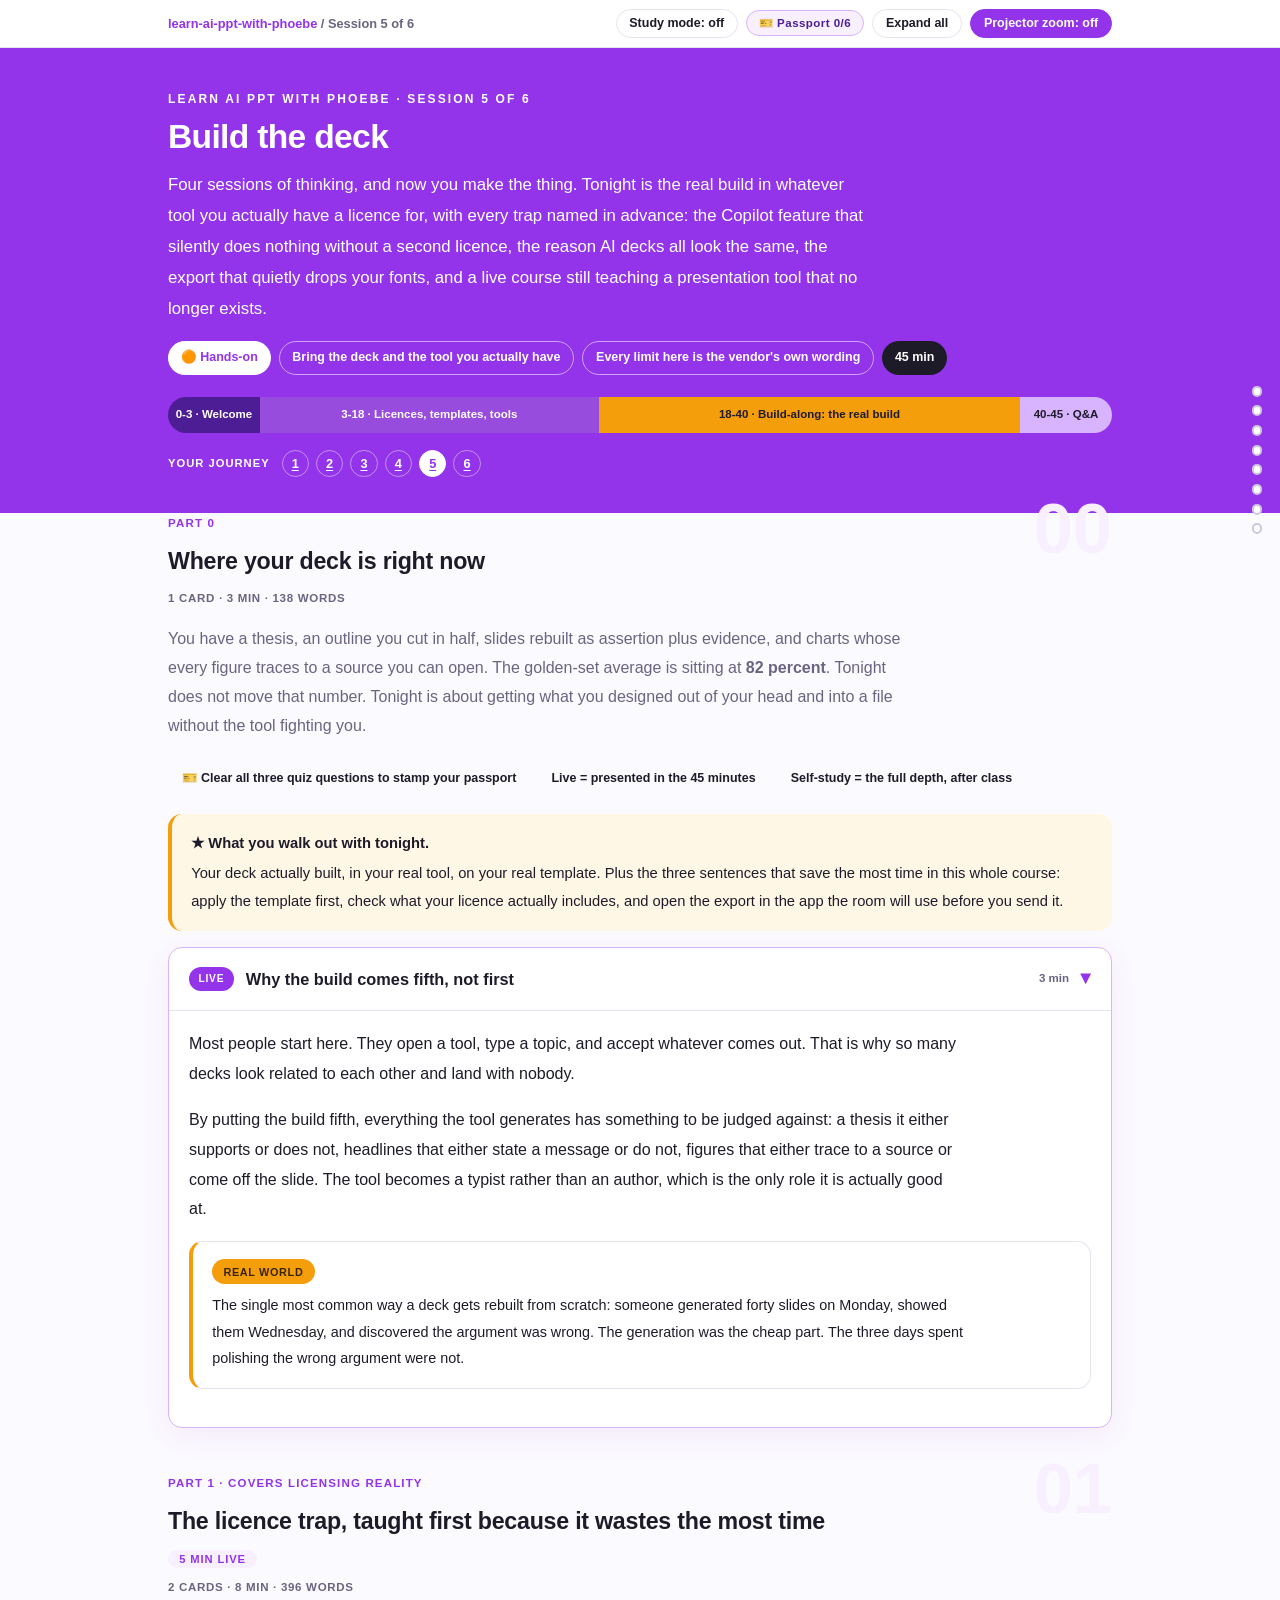
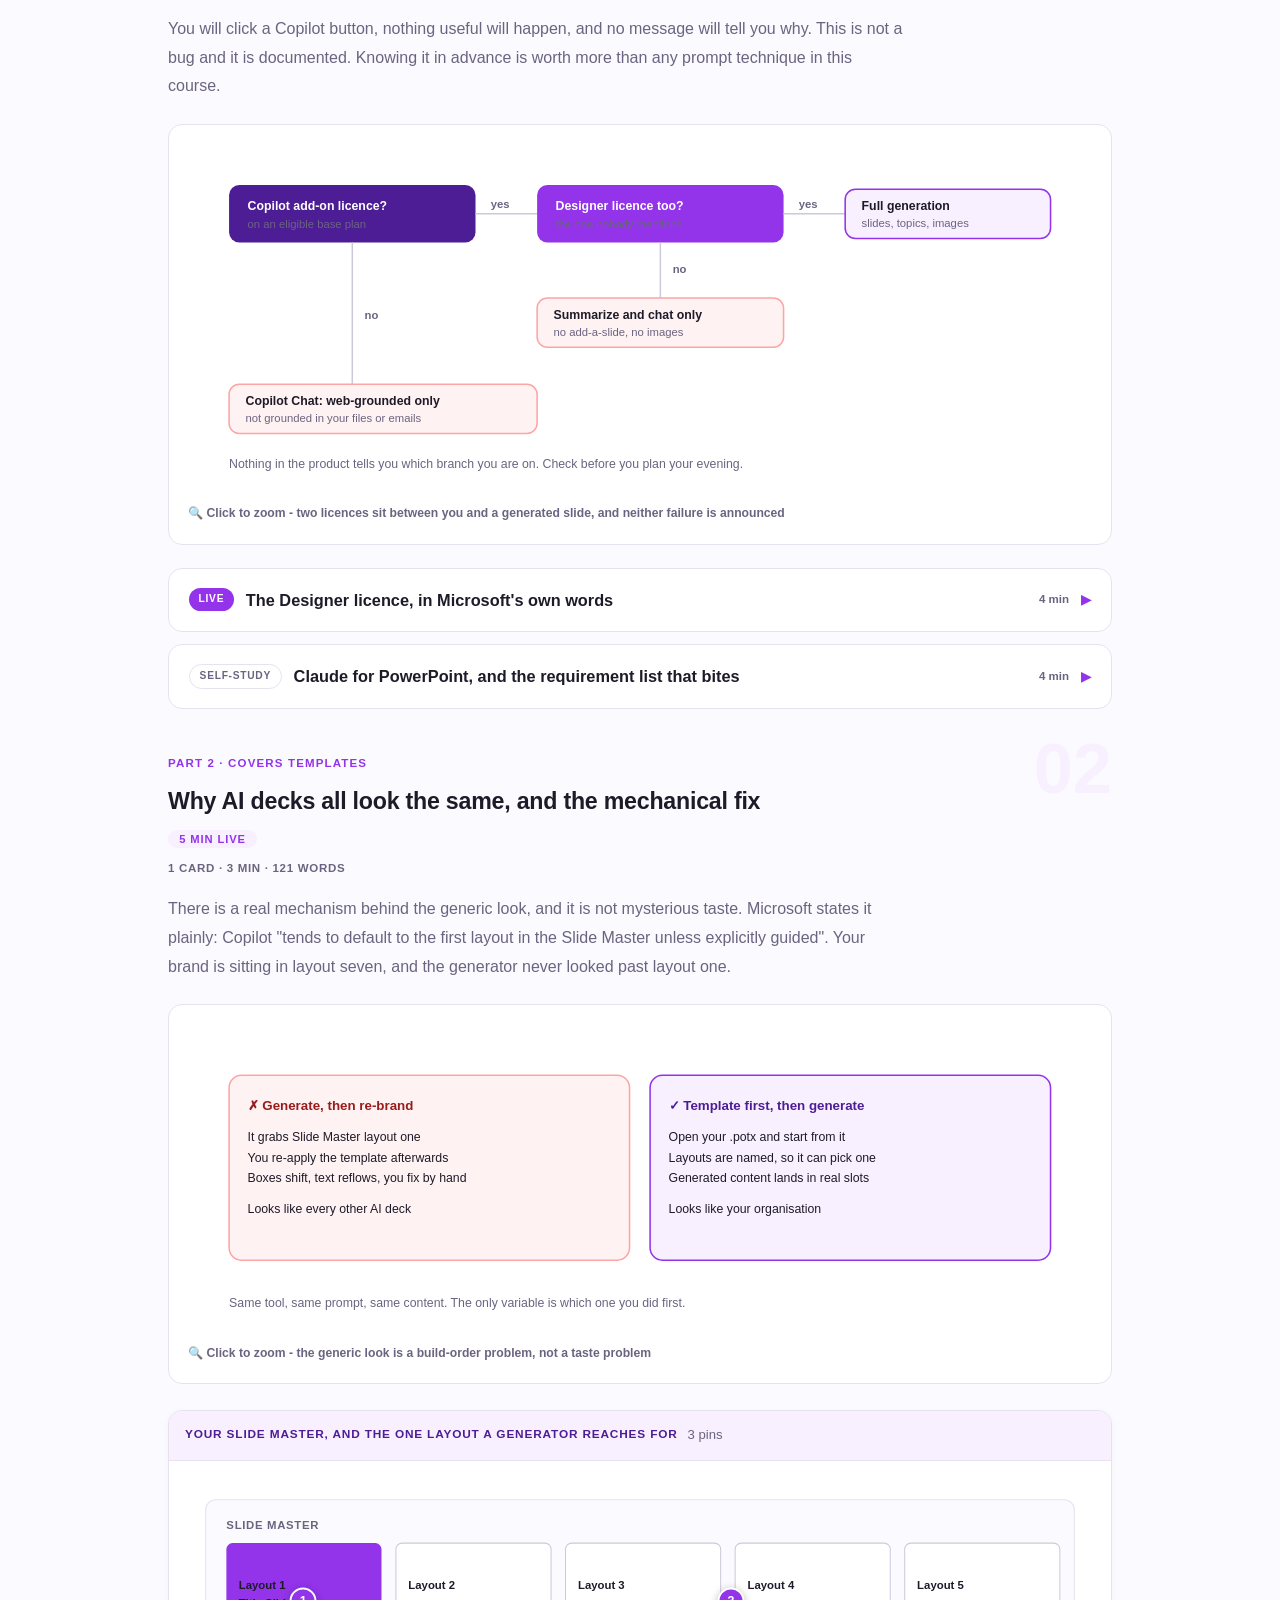
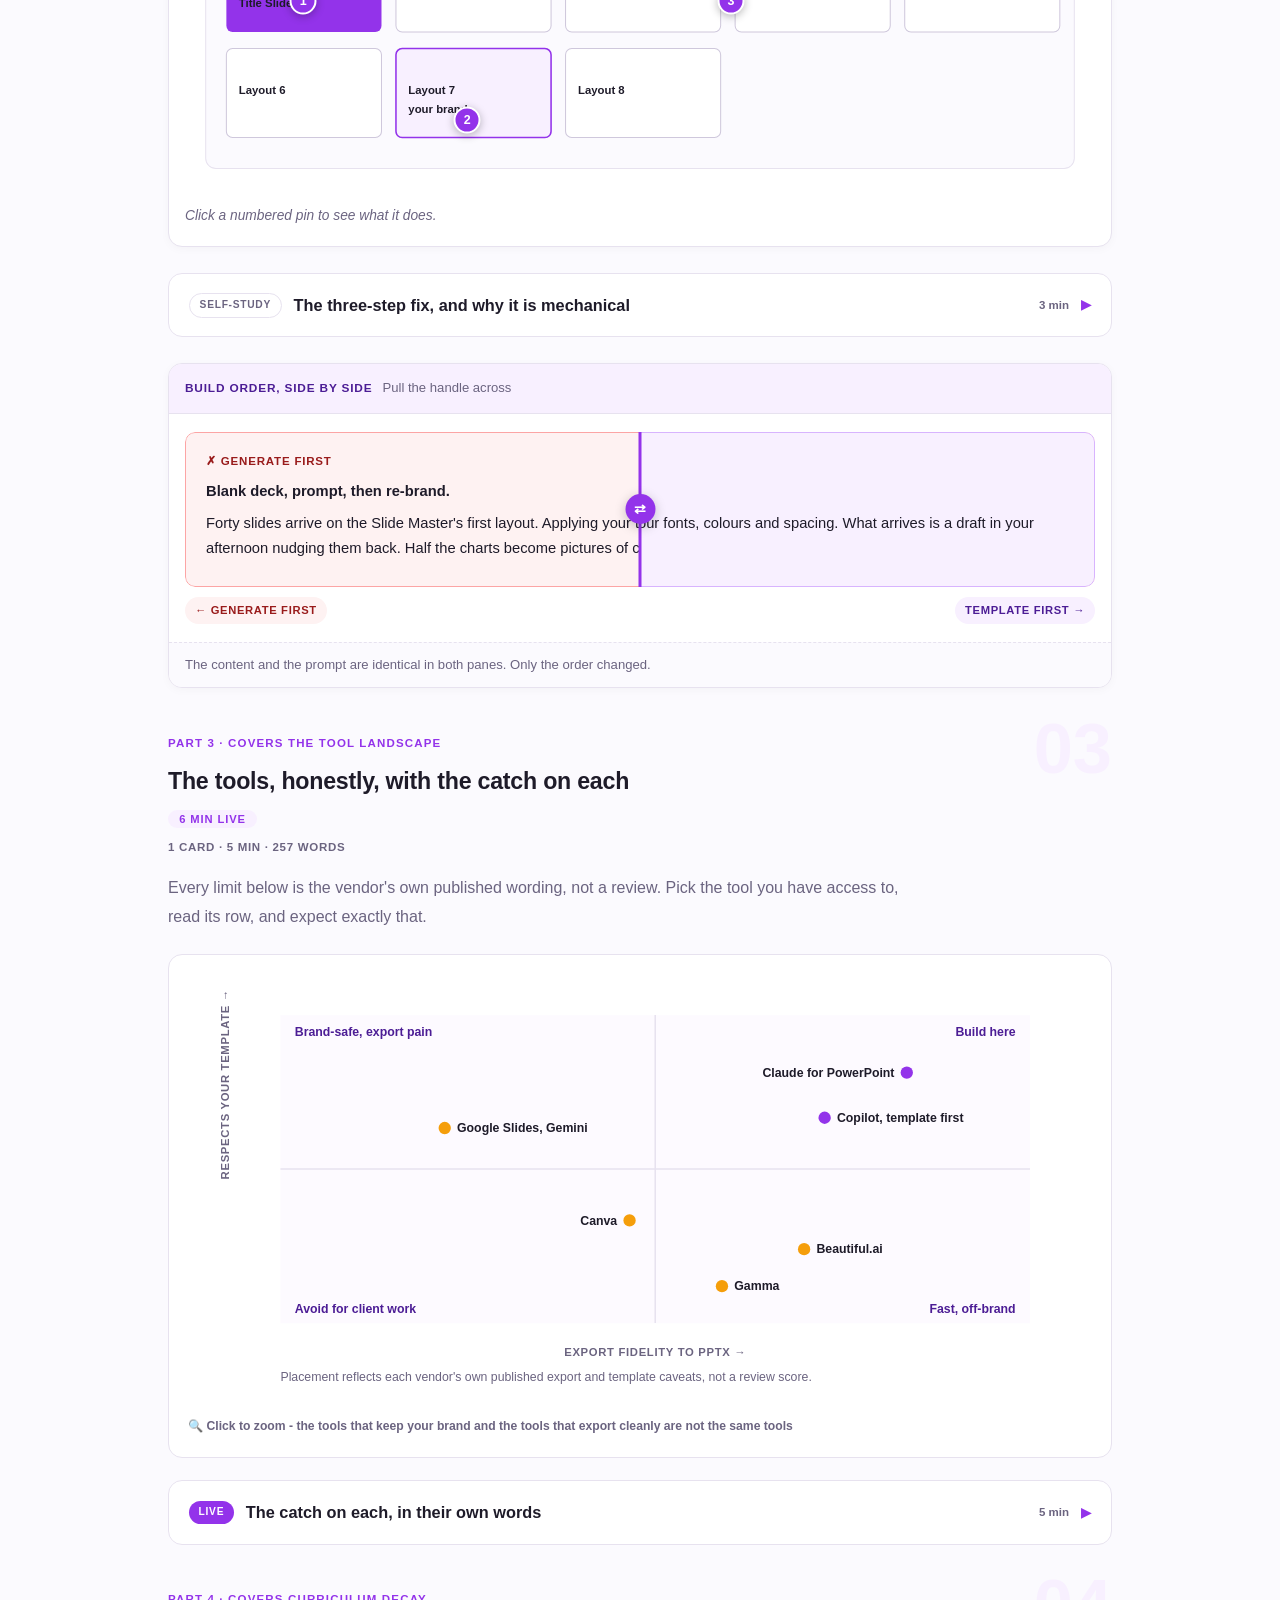
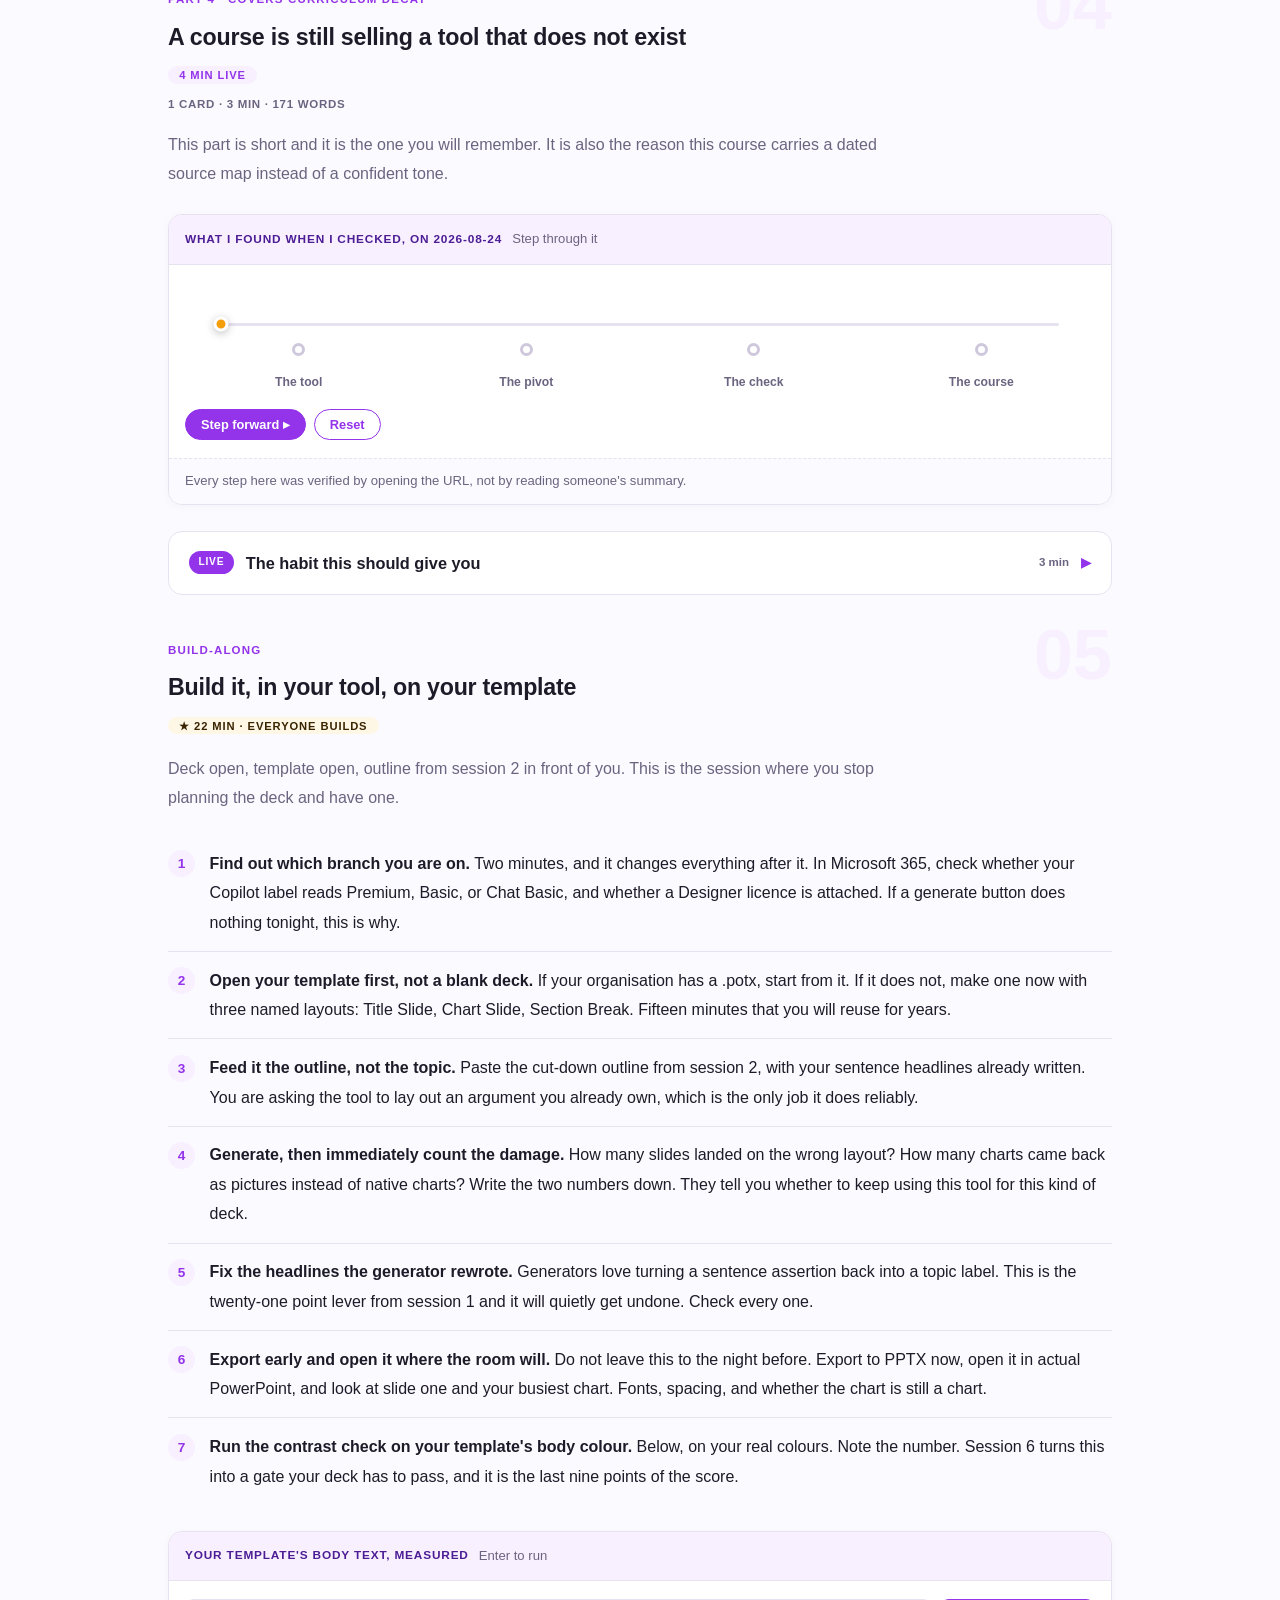
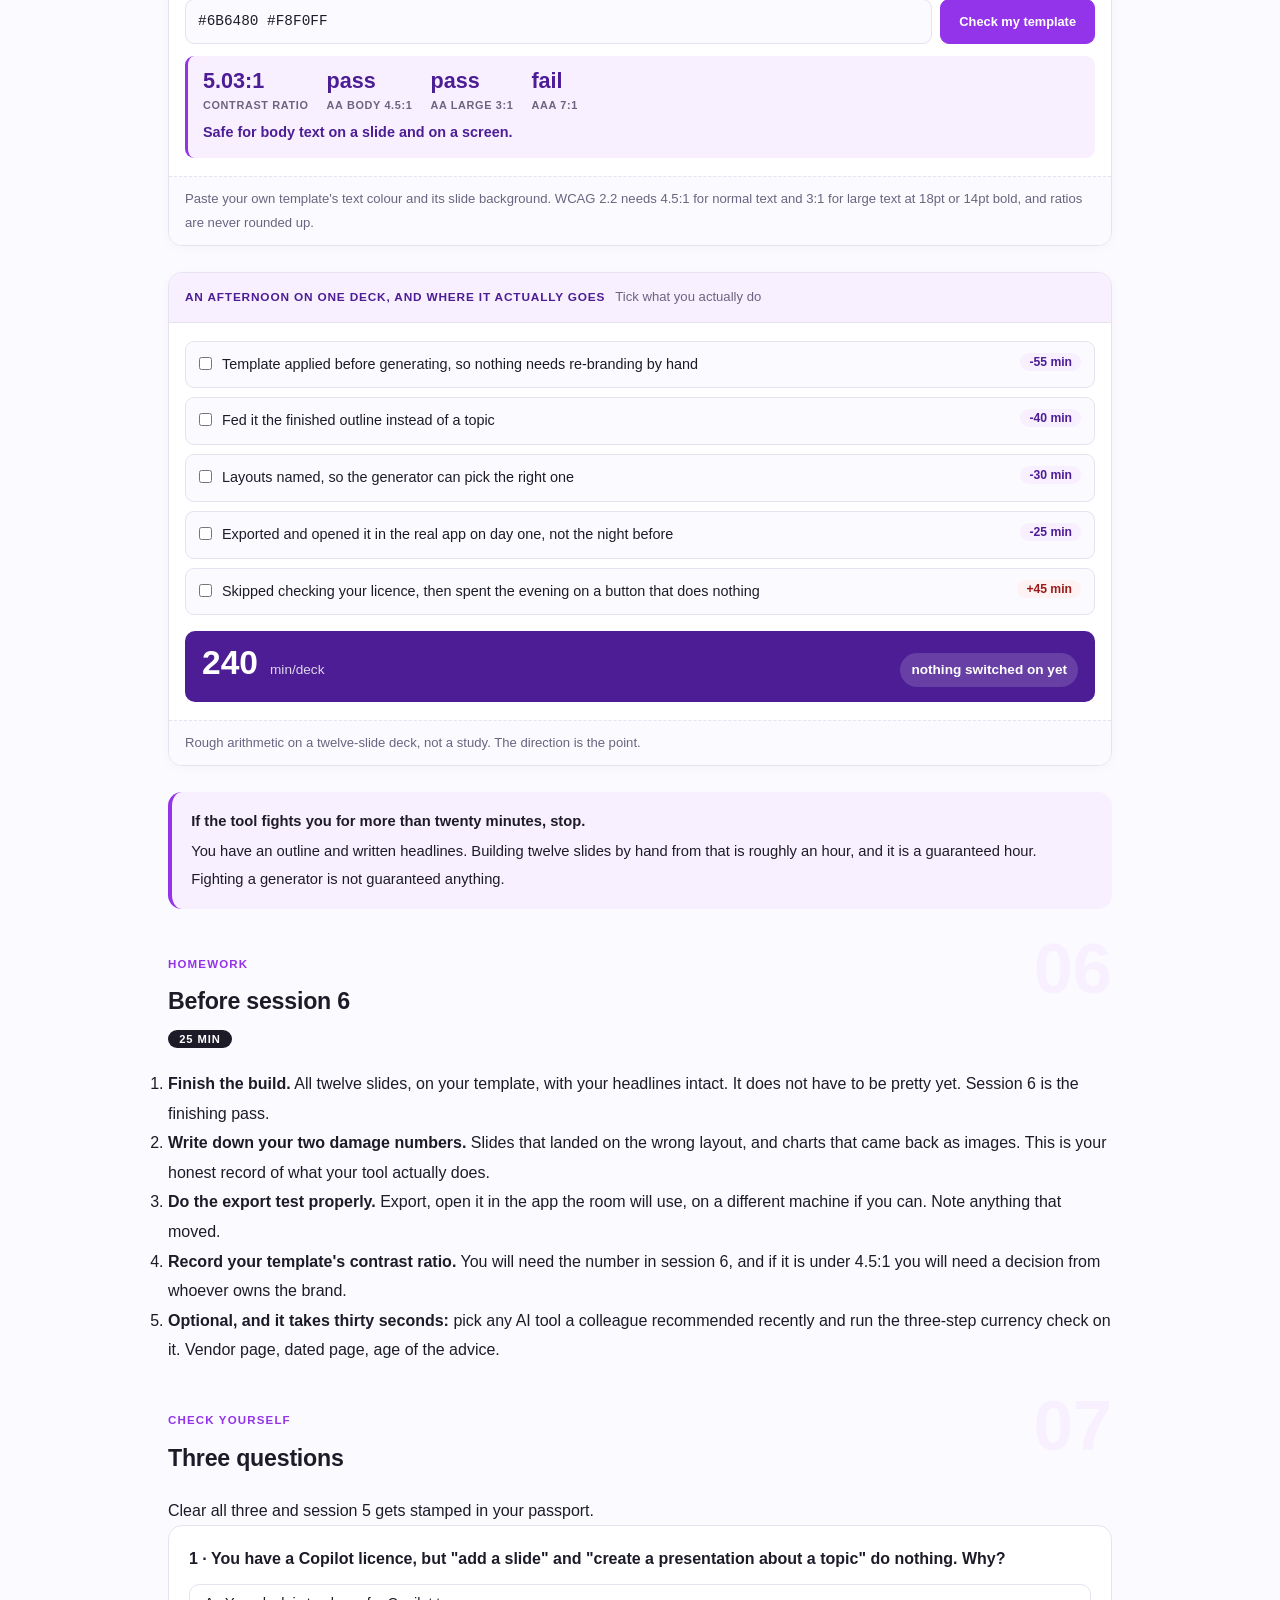
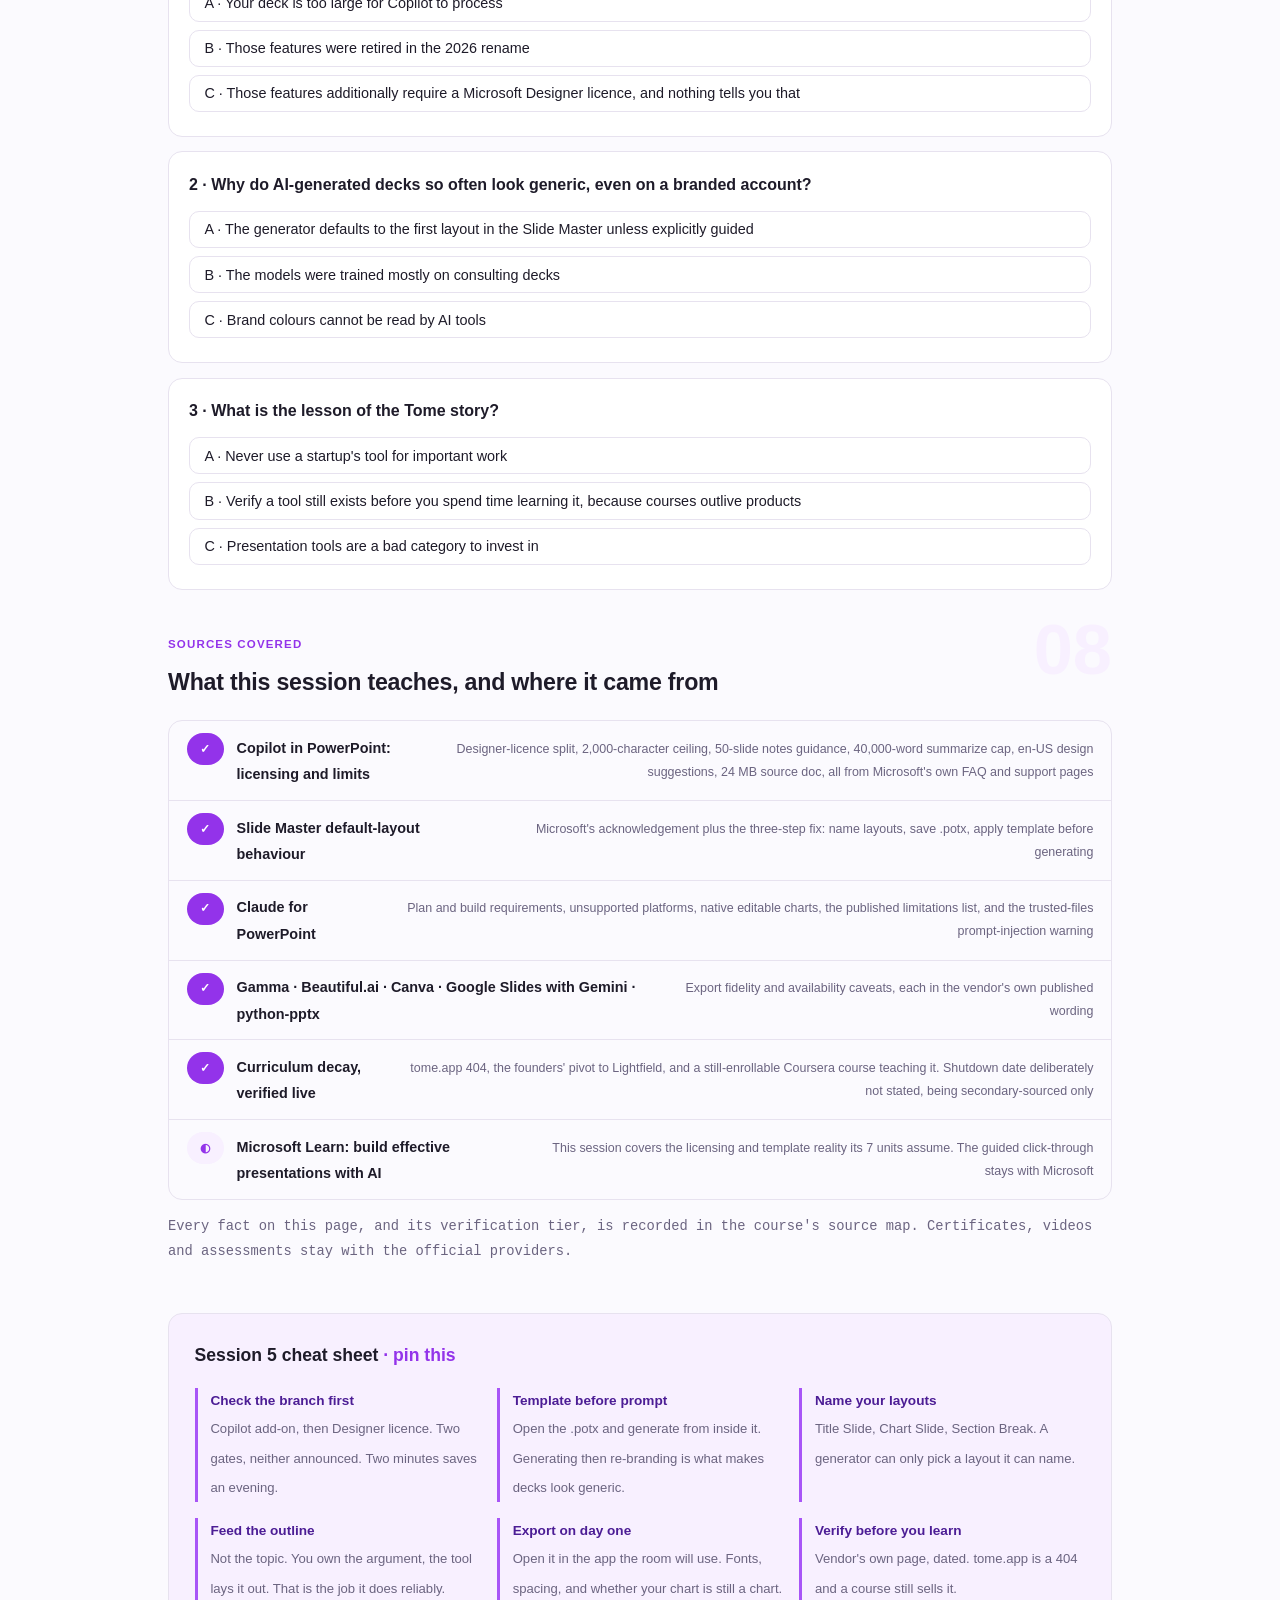
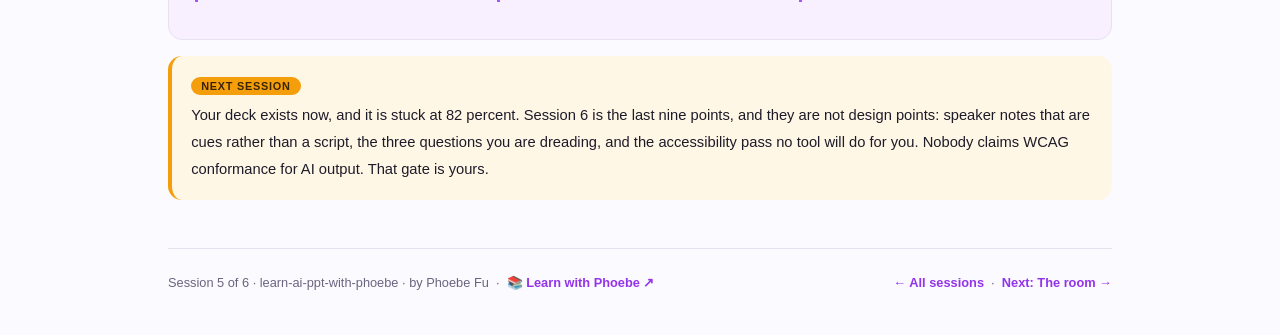
<file: courses/05-build-the-deck.html>
<!DOCTYPE html>
<html lang="en">
<head>
<meta charset="UTF-8">
<meta name="viewport" content="width=device-width, initial-scale=1.0">
<!-- social:start -->
<meta name="description" content="Session 5 of 6. Build the deck for real, in whatever tool you have a licence for, with every licence and export trap named. Plus a course still selling a tool that no longer exists.">
<meta property="og:type" content="article">
<meta property="og:site_name" content="Learn with Phoebe">
<meta property="og:title" content="Build the deck - learn ai ppt with phoebe">
<meta property="og:description" content="Session 5 of 6. Build the deck for real, in whatever tool you have a licence for, with every licence and export trap named.">
<meta property="og:url" content="https://phoebefu6.github.io/learn-ai-ppt-with-phoebe/courses/05-build-the-deck.html">
<meta property="og:image" content="https://phoebefu6.github.io/learn-ai-ppt-with-phoebe/assets/og-cover.png">
<meta property="og:image:width" content="1200">
<meta property="og:image:height" content="630">
<meta name="twitter:card" content="summary_large_image">
<meta name="twitter:title" content="Build the deck - learn ai ppt with phoebe">
<meta name="twitter:description" content="Session 5 of 6. The real build, with every licence and export trap named.">
<meta name="twitter:image" content="https://phoebefu6.github.io/learn-ai-ppt-with-phoebe/assets/og-cover.png">
<!-- social:end -->
<title>Session 5 · Build the deck - learn ai ppt with phoebe</title>
<link rel="stylesheet" href="../assets/style.css?v=23">
</head>
<body>

<div class="toolbar">
  <div class="wrap">
    <span class="crumb"><a href="../index.html">learn-ai-ppt-with-phoebe</a> / Session 5 of 6</span>
    <button class="btn" id="toggle-all" type="button">Expand all</button>
    <button class="btn primary" id="zoom-toggle" type="button">Projector zoom: off</button>
  </div>
</div>

<header class="masthead">
  <div class="wrap">
    <div class="eyebrow">Learn AI PPT with Phoebe · Session 5 of 6</div>
    <h1>Build the <span class="accent">deck</span></h1>
    <p class="sub">Four sessions of thinking, and now you make the thing. Tonight is the real build in whatever tool you actually have a licence for, with every trap named in advance: the Copilot feature that silently does nothing without a second licence, the reason AI decks all look the same, the export that quietly drops your fonts, and a live course still teaching a presentation tool that no longer exists.</p>
    <div class="chip-row">
      <span class="chip level">🟠 Hands-on</span>
      <span class="chip audience">Bring the deck and the tool you actually have</span>
      <span class="chip audience">Every limit here is the vendor's own wording</span>
      <span class="chip time">45 min</span>
    </div>
    <div class="agenda">
      <span class="a1" style="flex:1">0-3 · Welcome</span>
      <span class="a2" style="flex:4">3-18 · Licences, templates, tools</span>
      <span class="a3" style="flex:5">18-40 · Build-along: the real build</span>
      <span class="a4" style="flex:1">40-45 · Q&amp;A</span>
    </div>
  </div>
</header>

<main class="wrap">

  <!-- ============ INTRO ============ -->
  <section class="section" id="intro">
    <div class="section-kicker">
      <span class="klabel">Part 0</span>
      <h2>Where your deck is right now</h2>
    </div>
    <p class="lede">You have a thesis, an outline you cut in half, slides rebuilt as assertion plus evidence, and charts whose every figure traces to a source you can open. The golden-set average is sitting at <strong>82 percent</strong>. Tonight does not move that number. Tonight is about getting what you designed out of your head and into a file without the tool fighting you.</p>

    <div class="legend">
      <span class="pill">🎫 Clear all three quiz questions to stamp your passport</span>
      <span class="pill">Live = presented in the 45 minutes</span>
      <span class="pill">Self-study = the full depth, after class</span>
    </div>

    <div class="callout win">
      <p><strong>★ What you walk out with tonight.</strong> Your deck actually built, in your real tool, on your real template. Plus the three sentences that save the most time in this whole course: apply the template first, check what your licence actually includes, and open the export in the app the room will use before you send it.</p>
    </div>

    <details class="card" open>
      <summary><span class="mode live">Live</span>Why the build comes fifth, not first<span class="mini">3 min</span><span class="caret">▶</span></summary>
      <div class="body">
        <p>Most people start here. They open a tool, type a topic, and accept whatever comes out. That is why so many decks look related to each other and land with nobody.</p>
        <p>By putting the build fifth, everything the tool generates has something to be judged against: a thesis it either supports or does not, headlines that either state a message or do not, figures that either trace to a source or come off the slide. The tool becomes a typist rather than an author, which is the only role it is actually good at.</p>
        <div class="callout example">
          <span class="ex-pill">Real world</span>
          <p>The single most common way a deck gets rebuilt from scratch: someone generated forty slides on Monday, showed them Wednesday, and discovered the argument was wrong. The generation was the cheap part. The three days spent polishing the wrong argument were not.</p>
        </div>
      </div>
    </details>
  </section>

  <!-- ============ PART 1 ============ -->
  <section class="section" id="part-1">
    <div class="section-kicker">
      <span class="klabel">Part 1 · covers licensing reality</span>
      <h2>The licence trap, taught first because it wastes the most time</h2>
      <span class="tag concept">5 min live</span>
    </div>
    <p class="lede">You will click a Copilot button, nothing useful will happen, and no message will tell you why. This is not a bug and it is documented. Knowing it in advance is worth more than any prompt technique in this course.</p>

    <figure class="zoomable">
      <svg viewBox="0 0 880 340" xmlns="http://www.w3.org/2000/svg" role="img" aria-label="A decision tree showing that without a Copilot add-on you get web-grounded chat only, and that even with one, generating slides and images additionally requires a Microsoft Designer licence">
        <style>
          .s5dQ { font: 700 12px Inter, sans-serif; fill: #fff; }
          .s5dO { font: 700 12px Inter, sans-serif; fill: #1E1B29; }
          .s5dS { font: 400 11px Inter, sans-serif; fill: #6B6480; }
          .s5dE { font: 700 11px Inter, sans-serif; fill: #6B6480; }
          .s5dN { font: 400 12px Inter, sans-serif; fill: #6B6480; }
        </style>
        <rect x="40" y="40" width="240" height="56" rx="10" fill="#4C1D95"/>
        <text class="s5dQ" x="58" y="64">Copilot add-on licence?</text>
        <text class="s5dS" x="58" y="82" fill="#D8B4FE">on an eligible base plan</text>
        <line x1="280" y1="68" x2="340" y2="68" stroke="#CFC8DC" stroke-width="1.5"/>
        <text class="s5dE" x="304" y="62" text-anchor="middle">yes</text>
        <rect x="340" y="40" width="240" height="56" rx="10" fill="#9333EA"/>
        <text class="s5dQ" x="358" y="64">Designer licence too?</text>
        <text class="s5dS" x="358" y="82" fill="#F8F0FF">the one nobody mentions</text>
        <line x1="580" y1="68" x2="640" y2="68" stroke="#CFC8DC" stroke-width="1.5"/>
        <text class="s5dE" x="604" y="62" text-anchor="middle">yes</text>
        <rect x="640" y="44" width="200" height="48" rx="10" fill="#F8F0FF" stroke="#9333EA" stroke-width="1.5"/>
        <text class="s5dO" x="656" y="64">Full generation</text>
        <text class="s5dS" x="656" y="81">slides, topics, images</text>
        <line x1="460" y1="96" x2="460" y2="150" stroke="#CFC8DC" stroke-width="1.5"/>
        <text class="s5dE" x="472" y="126">no</text>
        <rect x="340" y="150" width="240" height="48" rx="10" fill="#FEF2F2" stroke="#FCA5A5" stroke-width="1.5"/>
        <text class="s5dO" x="356" y="170" fill="#991B1B">Summarize and chat only</text>
        <text class="s5dS" x="356" y="187">no add-a-slide, no images</text>
        <line x1="160" y1="96" x2="160" y2="234" stroke="#CFC8DC" stroke-width="1.5"/>
        <text class="s5dE" x="172" y="170">no</text>
        <rect x="40" y="234" width="300" height="48" rx="10" fill="#FEF2F2" stroke="#FCA5A5" stroke-width="1.5"/>
        <text class="s5dO" x="56" y="254" fill="#991B1B">Copilot Chat: web-grounded only</text>
        <text class="s5dS" x="56" y="271">not grounded in your files or emails</text>
        <text class="s5dN" x="40" y="316">Nothing in the product tells you which branch you are on. Check before you plan your evening.</text>
      </svg>
      <figcaption>🔍 Click to zoom - two licences sit between you and a generated slide, and neither failure is announced</figcaption>
    </figure>

    <details class="card">
      <summary><span class="mode live">Live</span>The Designer licence, in Microsoft's own words<span class="mini">4 min</span><span class="caret">▶</span></summary>
      <div class="body">
        <p>Microsoft's PowerPoint FAQ lists the features that require a separate <strong>Microsoft Designer licence</strong>: adding a slide, creating a presentation about a specific topic, creating a presentation from a file, organizing the presentation, and adding an image.</p>
        <p>Without it you still get, again in Microsoft's wording, "summarization, open-ended Q and A prompting, and basic chat features". Which is to say: the half of Copilot that reads your deck works, and the half that writes it does not.</p>
        <table class="clean">
          <tr><th>Limit</th><th>The number</th></tr>
          <tr><td>Prompt ceiling for generating a deck</td><td>2,000 characters, with no iterative edit of existing slide content</td></tr>
          <tr><td>Speaker notes</td><td>Works best under 50 slides</td></tr>
          <tr><td>Summarize a deck</td><td>Caps near 40,000 words</td></tr>
          <tr><td>Design suggestions</td><td>Officially en-US locale only</td></tr>
          <tr><td>Output language</td><td>One at a time</td></tr>
          <tr><td>Source Word document</td><td>Works best under 24 MB</td></tr>
        </table>
        <p>On the 2,000-character ceiling and the missing iterative edit, Microsoft's own support specialist called the concerns valid and offered workarounds rather than a fix: draft in Word first, break the content into structured outlines, then bring it across. Which is session 2's advice, arrived at from the other direction.</p>
      </div>
    </details>

    <details class="card">
      <summary><span class="mode self">Self-study</span>Claude for PowerPoint, and the requirement list that bites<span class="mini">4 min</span><span class="caret">▶</span></summary>
      <div class="body">
        <p>Generally available to Pro, Max, Team and Enterprise plans. It reads the slide master, layouts, fonts and colour scheme, makes pinpoint edits to a single slide without regenerating the deck, and produces <strong>native PowerPoint charts</strong>, described in the docs as "visuals you can edit directly, not static images". That last point matters: an editable chart survives a reviewer, a picture of a chart does not.</p>
        <p>Where it will not run, and this list is specific: PowerPoint 2016 or 2019 perpetual and volume licence, PowerPoint on iPad, PowerPoint on Android, and Microsoft 365 builds older than 16.0.13127.20296 on Windows or 16.46 on Mac. The web version works.</p>
        <div class="callout tip">
          <p><strong>Anthropic's own limitations list</strong> names three things it is not recommended for: final client deliverables without human review, presentations containing highly sensitive or regulated data without proper controls, and replacing your judgment on design and narrative flow. A vendor writing that down is worth more than a vendor promising the opposite.</p>
        </div>
        <p>And one security line that applies to every deck you build from someone else's template: <strong>"Only use Claude for PowerPoint with trusted files."</strong> Files from external sources can contain hidden instructions. Testing has identified scenarios where the add-in can be manipulated into extracting sensitive information or taking destructive actions if it is allowed to act without verification. A deck template from a conference organiser is an external file.</p>
      </div>
    </details>
  </section>

  <!-- ============ PART 2 ============ -->
  <section class="section" id="part-2">
    <div class="section-kicker">
      <span class="klabel">Part 2 · covers templates</span>
      <h2>Why AI decks all look the same, and the mechanical fix</h2>
      <span class="tag concept">5 min live</span>
    </div>
    <p class="lede">There is a real mechanism behind the generic look, and it is not mysterious taste. Microsoft states it plainly: Copilot "tends to default to the first layout in the Slide Master unless explicitly guided". Your brand is sitting in layout seven, and the generator never looked past layout one.</p>

    <figure class="zoomable">
      <svg viewBox="0 0 880 300" xmlns="http://www.w3.org/2000/svg" role="img" aria-label="Two build orders compared: generating slides before applying a template produces generic output, applying the template first keeps brand layouts">
        <style>
          .s5bH { font: 800 13px Inter, sans-serif; }
          .s5bB { font: 400 12px Inter, sans-serif; fill: #1E1B29; }
          .s5bN { font: 400 12px Inter, sans-serif; fill: #6B6480; }
        </style>
        <rect x="40" y="50" width="390" height="180" rx="12" fill="#FEF2F2" stroke="#FCA5A5" stroke-width="1.5"/>
        <text class="s5bH" x="58" y="84" fill="#991B1B">✗ Generate, then re-brand</text>
        <text class="s5bB" x="58" y="114">It grabs Slide Master layout one</text>
        <text class="s5bB" x="58" y="134">You re-apply the template afterwards</text>
        <text class="s5bB" x="58" y="154">Boxes shift, text reflows, you fix by hand</text>
        <text class="s5bB" x="58" y="184" fill="#991B1B">Looks like every other AI deck</text>
        <rect x="450" y="50" width="390" height="180" rx="12" fill="#F8F0FF" stroke="#9333EA" stroke-width="1.5"/>
        <text class="s5bH" x="468" y="84" fill="#4C1D95">✓ Template first, then generate</text>
        <text class="s5bB" x="468" y="114">Open your .potx and start from it</text>
        <text class="s5bB" x="468" y="134">Layouts are named, so it can pick one</text>
        <text class="s5bB" x="468" y="154">Generated content lands in real slots</text>
        <text class="s5bB" x="468" y="184" fill="#4C1D95">Looks like your organisation</text>
        <text class="s5bN" x="40" y="276">Same tool, same prompt, same content. The only variable is which one you did first.</text>
      </svg>
      <figcaption>🔍 Click to zoom - the generic look is a build-order problem, not a taste problem</figcaption>
    </figure>

    <div class="hotspot" data-title="Your Slide Master, and the one layout a generator reaches for">
      <div class="hs-mock">
        <svg viewBox="0 0 880 300" xmlns="http://www.w3.org/2000/svg" role="img" aria-label="A slide master pane showing eight layouts, with the first one highlighted as the default a generator picks">
          <style>
            .s5mL { font: 600 11px Inter, sans-serif; fill: #1E1B29; }
            .s5mT { font: 700 11px Inter, sans-serif; fill: #6B6480; letter-spacing: .06em; }
          </style>
          <rect x="20" y="20" width="840" height="260" rx="10" fill="#FBFAFE" stroke="#E7E2EF"/>
          <text class="s5mT" x="40" y="48">SLIDE MASTER</text>
          <rect x="40" y="62" width="150" height="86" rx="6" fill="#9333EA"/>
          <text class="s5mL" x="52" y="106" fill="#fff">Layout 1</text>
          <text class="s5mL" x="52" y="124" fill="#D8B4FE">Title Slide</text>
          <rect x="204" y="62" width="150" height="86" rx="6" fill="#fff" stroke="#CFC8DC"/>
          <text class="s5mL" x="216" y="106">Layout 2</text>
          <rect x="368" y="62" width="150" height="86" rx="6" fill="#fff" stroke="#CFC8DC"/>
          <text class="s5mL" x="380" y="106">Layout 3</text>
          <rect x="532" y="62" width="150" height="86" rx="6" fill="#fff" stroke="#CFC8DC"/>
          <text class="s5mL" x="544" y="106">Layout 4</text>
          <rect x="696" y="62" width="150" height="86" rx="6" fill="#fff" stroke="#CFC8DC"/>
          <text class="s5mL" x="708" y="106">Layout 5</text>
          <rect x="40" y="164" width="150" height="86" rx="6" fill="#fff" stroke="#CFC8DC"/>
          <text class="s5mL" x="52" y="208">Layout 6</text>
          <rect x="204" y="164" width="150" height="86" rx="6" fill="#F8F0FF" stroke="#9333EA" stroke-width="1.5"/>
          <text class="s5mL" x="216" y="208">Layout 7</text>
          <text class="s5mL" x="216" y="226" fill="#4C1D95">your brand</text>
          <rect x="368" y="164" width="150" height="86" rx="6" fill="#fff" stroke="#CFC8DC"/>
          <text class="s5mL" x="380" y="208">Layout 8</text>
        </svg>
      </div>
      <button class="hs-pin" style="--x:13%;--y:35%" data-title="Where it always lands" data-cap="Microsoft: Copilot tends to default to the first layout in the Slide Master unless explicitly guided. If layout one is a plain title slide, that is your deck."></button>
      <button class="hs-pin" style="--x:31%;--y:69%" data-title="Where your brand lives" data-cap="The layout you actually want, seven positions away and invisible to the generator unless it is named clearly enough to ask for."></button>
      <button class="hs-pin" style="--x:60%;--y:35%" data-title="Name them like instructions" data-cap="Rename layouts to what they are for: Title Slide, Agenda Slide, Chart Slide. A generator can only pick a layout it can describe."></button>
    </div>

    <details class="card">
      <summary><span class="mode self">Self-study</span>The three-step fix, and why it is mechanical<span class="mini">3 min</span><span class="caret">▶</span></summary>
      <div class="body">
        <ul>
          <li><strong>Name your layouts clearly.</strong> "Title Slide", "Agenda Slide", "Chart Slide". Microsoft's own moderator guidance. A generator cannot choose a layout it cannot name.</li>
          <li><strong>Save the template as .potx.</strong> Not a .pptx you copy each time. The template format is what makes the layouts addressable.</li>
          <li><strong>Apply the template before generating.</strong> Anthropic's best practice for Claude for PowerPoint is worded almost identically: "Start with your template already applied before asking Claude to generate content", and "Verify that outputs match your organization's brand guidelines."</li>
        </ul>
        <p>Microsoft also acknowledges that complex layout creation is not fully supported, with no roadmap or timeline given. So the honest position is: simple named layouts applied first will work, and an intricate bespoke master will still need hands on it.</p>
      </div>
    </details>

    <div class="wipe" data-title="Build order, side by side" data-label-a="Generate first" data-label-b="Template first" data-foot="The content and the prompt are identical in both panes. Only the order changed.">
      <div class="wipe-a">
        <p><strong>Blank deck, prompt, then re-brand.</strong></p>
        <p>Forty slides arrive on the Slide Master's first layout. Applying your template afterwards reflows every text box, and you spend the afternoon nudging them back. Half the charts become pictures of charts.</p>
      </div>
      <div class="wipe-b">
        <p><strong>Open the .potx, then prompt.</strong></p>
        <p>The generator places content into named slots that already carry your fonts, colours and spacing. What arrives is a draft in your brand, and the work left is editorial rather than janitorial.</p>
      </div>
    </div>
  </section>

  <!-- ============ PART 3 ============ -->
  <section class="section" id="part-3">
    <div class="section-kicker">
      <span class="klabel">Part 3 · covers the tool landscape</span>
      <h2>The tools, honestly, with the catch on each</h2>
      <span class="tag concept">6 min live</span>
    </div>
    <p class="lede">Every limit below is the vendor's own published wording, not a review. Pick the tool you have access to, read its row, and expect exactly that.</p>

    <figure class="zoomable">
      <svg viewBox="0 0 880 420" xmlns="http://www.w3.org/2000/svg" role="img" aria-label="A quadrant plotting AI deck tools by how well they respect your template against how cleanly they export to PowerPoint">
        <style>
          .s5qA { font: 700 11px Inter, sans-serif; fill: #6B6480; letter-spacing: .06em; }
          .s5qC { font: 700 12px Inter, sans-serif; fill: #4C1D95; }
          .s5qI { font: 600 12px Inter, sans-serif; fill: #1E1B29; }
          .s5qN { font: 400 12px Inter, sans-serif; fill: #6B6480; }
        </style>
        <rect x="90" y="40" width="730" height="300" fill="#F8F0FF" opacity=".35"/>
        <line x1="455" y1="40" x2="455" y2="340" stroke="#E7E2EF" stroke-width="1.5"/>
        <line x1="90" y1="190" x2="820" y2="190" stroke="#E7E2EF" stroke-width="1.5"/>
        <text class="s5qA" x="455" y="372" text-anchor="middle">EXPORT FIDELITY TO PPTX →</text>
        <text class="s5qA" x="40" y="200" text-anchor="start" transform="rotate(-90 40 200)">RESPECTS YOUR TEMPLATE →</text>
        <text class="s5qC" x="104" y="60">Brand-safe, export pain</text>
        <text class="s5qC" x="806" y="60" text-anchor="end">Build here</text>
        <text class="s5qC" x="104" y="330">Avoid for client work</text>
        <text class="s5qC" x="806" y="330" text-anchor="end">Fast, off-brand</text>
        <circle cx="700" cy="96" r="6" fill="#9333EA"/>
        <text class="s5qI" x="688" y="100" text-anchor="end">Claude for PowerPoint</text>
        <circle cx="620" cy="140" r="6" fill="#9333EA"/>
        <text class="s5qI" x="632" y="144">Copilot, template first</text>
        <circle cx="250" cy="150" r="6" fill="#F59E0B"/>
        <text class="s5qI" x="262" y="154">Google Slides, Gemini</text>
        <circle cx="600" cy="268" r="6" fill="#F59E0B"/>
        <text class="s5qI" x="612" y="272">Beautiful.ai</text>
        <circle cx="520" cy="304" r="6" fill="#F59E0B"/>
        <text class="s5qI" x="532" y="308">Gamma</text>
        <circle cx="430" cy="240" r="6" fill="#F59E0B"/>
        <text class="s5qI" x="418" y="244" text-anchor="end">Canva</text>
        <text class="s5qN" x="90" y="396">Placement reflects each vendor's own published export and template caveats, not a review score.</text>
      </svg>
      <figcaption>🔍 Click to zoom - the tools that keep your brand and the tools that export cleanly are not the same tools</figcaption>
    </figure>

    <details class="card">
      <summary><span class="mode live">Live</span>The catch on each, in their own words<span class="mini">5 min</span><span class="caret">▶</span></summary>
      <div class="body">
        <table class="clean">
          <tr><th>Tool</th><th>The catch, published by the vendor</th></tr>
          <tr><td><strong>Copilot in PowerPoint</strong></td><td>Designer licence for half the features. 2,000-character prompt ceiling, no iterative edit of existing slides. Defaults to Slide Master layout one.</td></tr>
          <tr><td><strong>Claude for PowerPoint</strong></td><td>Pro, Max, Team or Enterprise only. Not on 2016 or 2019 perpetual, iPad or Android. "Only use with trusted files" because prompt injection is documented.</td></tr>
          <tr><td><strong>Gamma</strong></td><td>Gradient headings "may render differently or default to a single colour in export". Google Slides "ignores fonts embedded in an uploaded PowerPoint file". Exports match Present Mode, not Edit Mode. Free exports carry a "Made with Gamma" badge.</td></tr>
          <tr><td><strong>Beautiful.ai</strong></td><td>Outline-first by design, which is a strength here. Per-slide regeneration preserves your copy. Pro at $14.50 per month billed annually, Team at $40 per user per month annual.</td></tr>
          <tr><td><strong>Canva</strong></td><td>PPTX export for presentations only. "Designs downloaded as PPTX or DOCX files may look different when opened in Microsoft Powerpoint." You may need to install the fonts locally. Animations and embedded video are not supported in PPTX.</td></tr>
          <tr><td><strong>Google Slides with Gemini</strong></td><td>Full deck generation is still in Workspace Experiments, desktop only, English only. No PPTX export is mentioned anywhere on Google's own page for it.</td></tr>
          <tr><td><strong>python-pptx</strong></td><td>No 3D charts, no multi-plot chart creation, no documented render to PDF or images. Latest release 1.0.2, dated 2024-08-07. Stable but quiet.</td></tr>
        </table>
        <div class="callout tip">
          <p><strong>The one that decides for most people.</strong> If the room opens your file in PowerPoint, build in something that exports to PowerPoint natively and test that export early. Google Slides with Gemini is genuinely good and, per Google's own documentation, is not currently offering you a PPTX route out.</p>
        </div>
      </div>
    </details>
  </section>

  <!-- ============ PART 4 ============ -->
  <section class="section" id="part-4">
    <div class="section-kicker">
      <span class="klabel">Part 4 · covers curriculum decay</span>
      <h2>A course is still selling a tool that does not exist</h2>
      <span class="tag concept">4 min live</span>
    </div>
    <p class="lede">This part is short and it is the one you will remember. It is also the reason this course carries a dated source map instead of a confident tone.</p>

    <div class="tick" data-stages="The tool|The pivot|The check|The course" data-title="What I found when I checked, on 2026-08-24" data-foot="Every step here was verified by opening the URL, not by reading someone's summary.">
      <p class="tick-note" data-stage="0"><b>The tool.</b> Tome was a genuinely popular AI presentation product with a large user base. It appeared in course catalogues, listicles and recommendations everywhere.</p>
      <p class="tick-note" data-stage="1"><b>The pivot.</b> Its founders left the presentation product to build Lightfield, an AI-native CRM. Lightfield's own site makes no mention of presentations.</p>
      <p class="tick-note" data-stage="2"><b>The check.</b> tome.app returns a 404. Not a redirect, not a sunset notice. Gone.</p>
      <p class="tick-note" data-stage="3"><b>The course.</b> A Coursera course teaching Tome as a presentation platform is still live and still enrollable. Someone will pay for it this week and learn a tool they cannot open.</p>
    </div>

    <details class="card">
      <summary><span class="mode live">Live</span>The habit this should give you<span class="mini">3 min</span><span class="caret">▶</span></summary>
      <div class="body">
        <p>Not cynicism. A thirty-second check, before you spend an evening learning something:</p>
        <ul>
          <li><strong>Open the vendor's own site.</strong> Not a review, not a listicle, not a course description. The product page.</li>
          <li><strong>Find a dated page.</strong> A changelog, a docs page with a last-updated stamp, a pricing page. If the freshest thing you can find is two years old, treat every feature claim as a claim.</li>
          <li><strong>Treat any AI-tool course older than about a year as history.</strong> Not worthless, but not current. This course will need re-verifying too, which is why its source map carries a date on the front.</li>
        </ul>
        <div class="callout example">
          <span class="ex-pill">Real world</span>
          <p>Half the "Copilot in Excel requires AutoSave and OneDrive" advice on the internet is now wrong, because Microsoft changed it. The advice was correct when written. Nobody went back.</p>
        </div>
        <p>One honesty note on the Tome story: the widely-quoted shutdown date comes from secondary blogs, so this course does not state it. What it states is what was verified by opening the URLs: the 404, the founders' pivot, and the live course.</p>
      </div>
    </details>
  </section>

  <!-- ============ DEMO ============ -->
  <section class="section" id="demo-1">
    <div class="section-kicker">
      <span class="klabel">Build-along</span>
      <h2>Build it, in your tool, on your template</h2>
      <span class="tag demo">★ 22 min · everyone builds</span>
    </div>
    <p class="lede">Deck open, template open, outline from session 2 in front of you. This is the session where you stop planning the deck and have one.</p>

    <div class="steps">
      <div class="step"><p><strong>Find out which branch you are on.</strong> Two minutes, and it changes everything after it. In Microsoft 365, check whether your Copilot label reads Premium, Basic, or Chat Basic, and whether a Designer licence is attached. If a generate button does nothing tonight, this is why.</p></div>
      <div class="step"><p><strong>Open your template first, not a blank deck.</strong> If your organisation has a .potx, start from it. If it does not, make one now with three named layouts: Title Slide, Chart Slide, Section Break. Fifteen minutes that you will reuse for years.</p></div>
      <div class="step"><p><strong>Feed it the outline, not the topic.</strong> Paste the cut-down outline from session 2, with your sentence headlines already written. You are asking the tool to lay out an argument you already own, which is the only job it does reliably.</p></div>
      <div class="step"><p><strong>Generate, then immediately count the damage.</strong> How many slides landed on the wrong layout? How many charts came back as pictures instead of native charts? Write the two numbers down. They tell you whether to keep using this tool for this kind of deck.</p></div>
      <div class="step"><p><strong>Fix the headlines the generator rewrote.</strong> Generators love turning a sentence assertion back into a topic label. This is the twenty-one point lever from session 1 and it will quietly get undone. Check every one.</p></div>
      <div class="step"><p><strong>Export early and open it where the room will.</strong> Do not leave this to the night before. Export to PPTX now, open it in actual PowerPoint, and look at slide one and your busiest chart. Fonts, spacing, and whether the chart is still a chart.</p></div>
      <div class="step"><p><strong>Run the contrast check on your template's body colour.</strong> Below, on your real colours. Note the number. Session 6 turns this into a gate your deck has to pass, and it is the last nine points of the score.</p></div>
    </div>

    <div class="tryrow" data-fn="contrast" data-title="Your template's body text, measured" data-hint="#1E1B29 #FFFFFF" data-seed="#6B6480 #F8F0FF" data-cta="Check my template" data-foot="Paste your own template's text colour and its slide background. WCAG 2.2 needs 4.5:1 for normal text and 3:1 for large text at 18pt or 14pt bold, and ratios are never rounded up."></div>

    <div class="stakes" data-base="240" data-unit="min/deck" data-lower-is-better="1" data-title="An afternoon on one deck, and where it actually goes" data-foot="Rough arithmetic on a twelve-slide deck, not a study. The direction is the point.">
      <label><input type="checkbox" data-delta="-55"> Template applied before generating, so nothing needs re-branding by hand</label>
      <label><input type="checkbox" data-delta="-40"> Fed it the finished outline instead of a topic</label>
      <label><input type="checkbox" data-delta="-30"> Layouts named, so the generator can pick the right one</label>
      <label><input type="checkbox" data-delta="-25"> Exported and opened it in the real app on day one, not the night before</label>
      <label><input type="checkbox" data-delta="45" data-trap="1"> Skipped checking your licence, then spent the evening on a button that does nothing</label>
    </div>

    <div class="callout tip">
      <p><strong>If the tool fights you for more than twenty minutes, stop.</strong> You have an outline and written headlines. Building twelve slides by hand from that is roughly an hour, and it is a guaranteed hour. Fighting a generator is not guaranteed anything.</p>
    </div>
  </section>

  <!-- ============ HOMEWORK ============ -->
  <section class="section" id="exercise">
    <div class="section-kicker">
      <span class="klabel">Homework</span>
      <h2>Before session 6</h2>
      <span class="tag exercise">25 min</span>
    </div>
    <ol>
      <li><strong>Finish the build.</strong> All twelve slides, on your template, with your headlines intact. It does not have to be pretty yet. Session 6 is the finishing pass.</li>
      <li><strong>Write down your two damage numbers.</strong> Slides that landed on the wrong layout, and charts that came back as images. This is your honest record of what your tool actually does.</li>
      <li><strong>Do the export test properly.</strong> Export, open it in the app the room will use, on a different machine if you can. Note anything that moved.</li>
      <li><strong>Record your template's contrast ratio.</strong> You will need the number in session 6, and if it is under 4.5:1 you will need a decision from whoever owns the brand.</li>
      <li><strong>Optional, and it takes thirty seconds:</strong> pick any AI tool a colleague recommended recently and run the three-step currency check on it. Vendor page, dated page, age of the advice.</li>
    </ol>
  </section>

  <!-- ============ QUIZ ============ -->
  <section class="section" id="quiz">
    <div class="section-kicker">
      <span class="klabel">Check yourself</span>
      <h2>Three questions</h2>
    </div>
    <p>Clear all three and session 5 gets stamped in your passport.</p>

    <div class="quiz-q" data-answer="2">
      <p class="qtext">1 · You have a Copilot licence, but "add a slide" and "create a presentation about a topic" do nothing. Why?</p>
      <button class="qopt" type="button">A · Your deck is too large for Copilot to process</button>
      <button class="qopt" type="button">B · Those features were retired in the 2026 rename</button>
      <button class="qopt" type="button">C · Those features additionally require a Microsoft Designer licence, and nothing tells you that</button>
      <p class="qwhy">Microsoft's PowerPoint FAQ lists adding a slide, creating from a topic, creating from a file, organizing, and adding images as Designer-licence features. Without it you get summarization, open-ended Q and A, and basic chat only.</p>
    </div>

    <div class="quiz-q" data-answer="0">
      <p class="qtext">2 · Why do AI-generated decks so often look generic, even on a branded account?</p>
      <button class="qopt" type="button">A · The generator defaults to the first layout in the Slide Master unless explicitly guided</button>
      <button class="qopt" type="button">B · The models were trained mostly on consulting decks</button>
      <button class="qopt" type="button">C · Brand colours cannot be read by AI tools</button>
      <p class="qwhy">Microsoft states the default-to-layout-one behaviour directly. The fix is mechanical rather than aesthetic: name your layouts, save as .potx, and apply the template before generating.</p>
    </div>

    <div class="quiz-q" data-answer="1">
      <p class="qtext">3 · What is the lesson of the Tome story?</p>
      <button class="qopt" type="button">A · Never use a startup's tool for important work</button>
      <button class="qopt" type="button">B · Verify a tool still exists before you spend time learning it, because courses outlive products</button>
      <button class="qopt" type="button">C · Presentation tools are a bad category to invest in</button>
      <p class="qwhy">tome.app returns 404 and its founders moved to a different product, yet a course teaching it is still enrollable. Courses and listicles do not get recalled when a product dies. Check the vendor's own page, and check it is dated.</p>
    </div>

    <p class="quiz-score"></p>
  </section>

  <!-- ============ OFFICIAL COVERAGE ============ -->
  <section class="section" id="official">
    <div class="section-kicker">
      <span class="klabel">Sources covered</span>
      <h2>What this session teaches, and where it came from</h2>
    </div>
    <div class="covered">
      <div class="covered-row"><span class="status pill solid">✓</span><span class="name">Copilot in PowerPoint: licensing and limits</span><span class="note">Designer-licence split, 2,000-character ceiling, 50-slide notes guidance, 40,000-word summarize cap, en-US design suggestions, 24 MB source doc, all from Microsoft's own FAQ and support pages</span></div>
      <div class="covered-row"><span class="status pill solid">✓</span><span class="name">Slide Master default-layout behaviour</span><span class="note">Microsoft's acknowledgement plus the three-step fix: name layouts, save .potx, apply template before generating</span></div>
      <div class="covered-row"><span class="status pill solid">✓</span><span class="name">Claude for PowerPoint</span><span class="note">Plan and build requirements, unsupported platforms, native editable charts, the published limitations list, and the trusted-files prompt-injection warning</span></div>
      <div class="covered-row"><span class="status pill solid">✓</span><span class="name">Gamma · Beautiful.ai · Canva · Google Slides with Gemini · python-pptx</span><span class="note">Export fidelity and availability caveats, each in the vendor's own published wording</span></div>
      <div class="covered-row"><span class="status pill solid">✓</span><span class="name">Curriculum decay, verified live</span><span class="note">tome.app 404, the founders' pivot to Lightfield, and a still-enrollable Coursera course teaching it. Shutdown date deliberately not stated, being secondary-sourced only</span></div>
      <div class="covered-row"><span class="status pill light">◐</span><span class="name">Microsoft Learn: build effective presentations with AI</span><span class="note">This session covers the licensing and template reality its 7 units assume. The guided click-through stays with Microsoft</span></div>
    </div>
    <p class="mono" style="margin-top:14px">Every fact on this page, and its verification tier, is recorded in the course's source map. Certificates, videos and assessments stay with the official providers.</p>
  </section>

  <!-- ============ CHEAT SHEET ============ -->
  <section class="cheat" id="cheatsheet">
    <h3>Session 5 cheat sheet <span>· pin this</span></h3>
    <div class="grid-2">
      <div class="cheat-item"><b>Check the branch first</b><span>Copilot add-on, then Designer licence. Two gates, neither announced. Two minutes saves an evening.</span></div>
      <div class="cheat-item"><b>Template before prompt</b><span>Open the .potx and generate from inside it. Generating then re-branding is what makes decks look generic.</span></div>
      <div class="cheat-item"><b>Name your layouts</b><span>Title Slide, Chart Slide, Section Break. A generator can only pick a layout it can name.</span></div>
      <div class="cheat-item"><b>Feed the outline</b><span>Not the topic. You own the argument, the tool lays it out. That is the job it does reliably.</span></div>
      <div class="cheat-item"><b>Export on day one</b><span>Open it in the app the room will use. Fonts, spacing, and whether your chart is still a chart.</span></div>
      <div class="cheat-item"><b>Verify before you learn</b><span>Vendor's own page, dated. tome.app is a 404 and a course still sells it.</span></div>
    </div>
  </section>

  <div class="callout next">
    <span class="nx-pill">Next session</span>
    <p>Your deck exists now, and it is stuck at 82 percent. Session 6 is the last nine points, and they are not design points: speaker notes that are cues rather than a script, the three questions you are dreading, and the accessibility pass no tool will do for you. Nobody claims WCAG conformance for AI output. That gate is yours.</p>
  </div>

  <footer class="pagefoot">
    <span>Session 5 of 6 · learn-ai-ppt-with-phoebe · by Phoebe Fu &nbsp;·&nbsp; 📚 <a href="https://phoebefu6.github.io/learn-with-phoebe/">Learn with Phoebe ↗</a></span>
    <span><a href="../index.html">← All sessions</a> &nbsp;·&nbsp; <a href="06-the-room.html">Next: The room →</a></span>
  </footer>

</main>

<script src="../assets/app.js?v=21"></script>
</body>
</html>
</file>
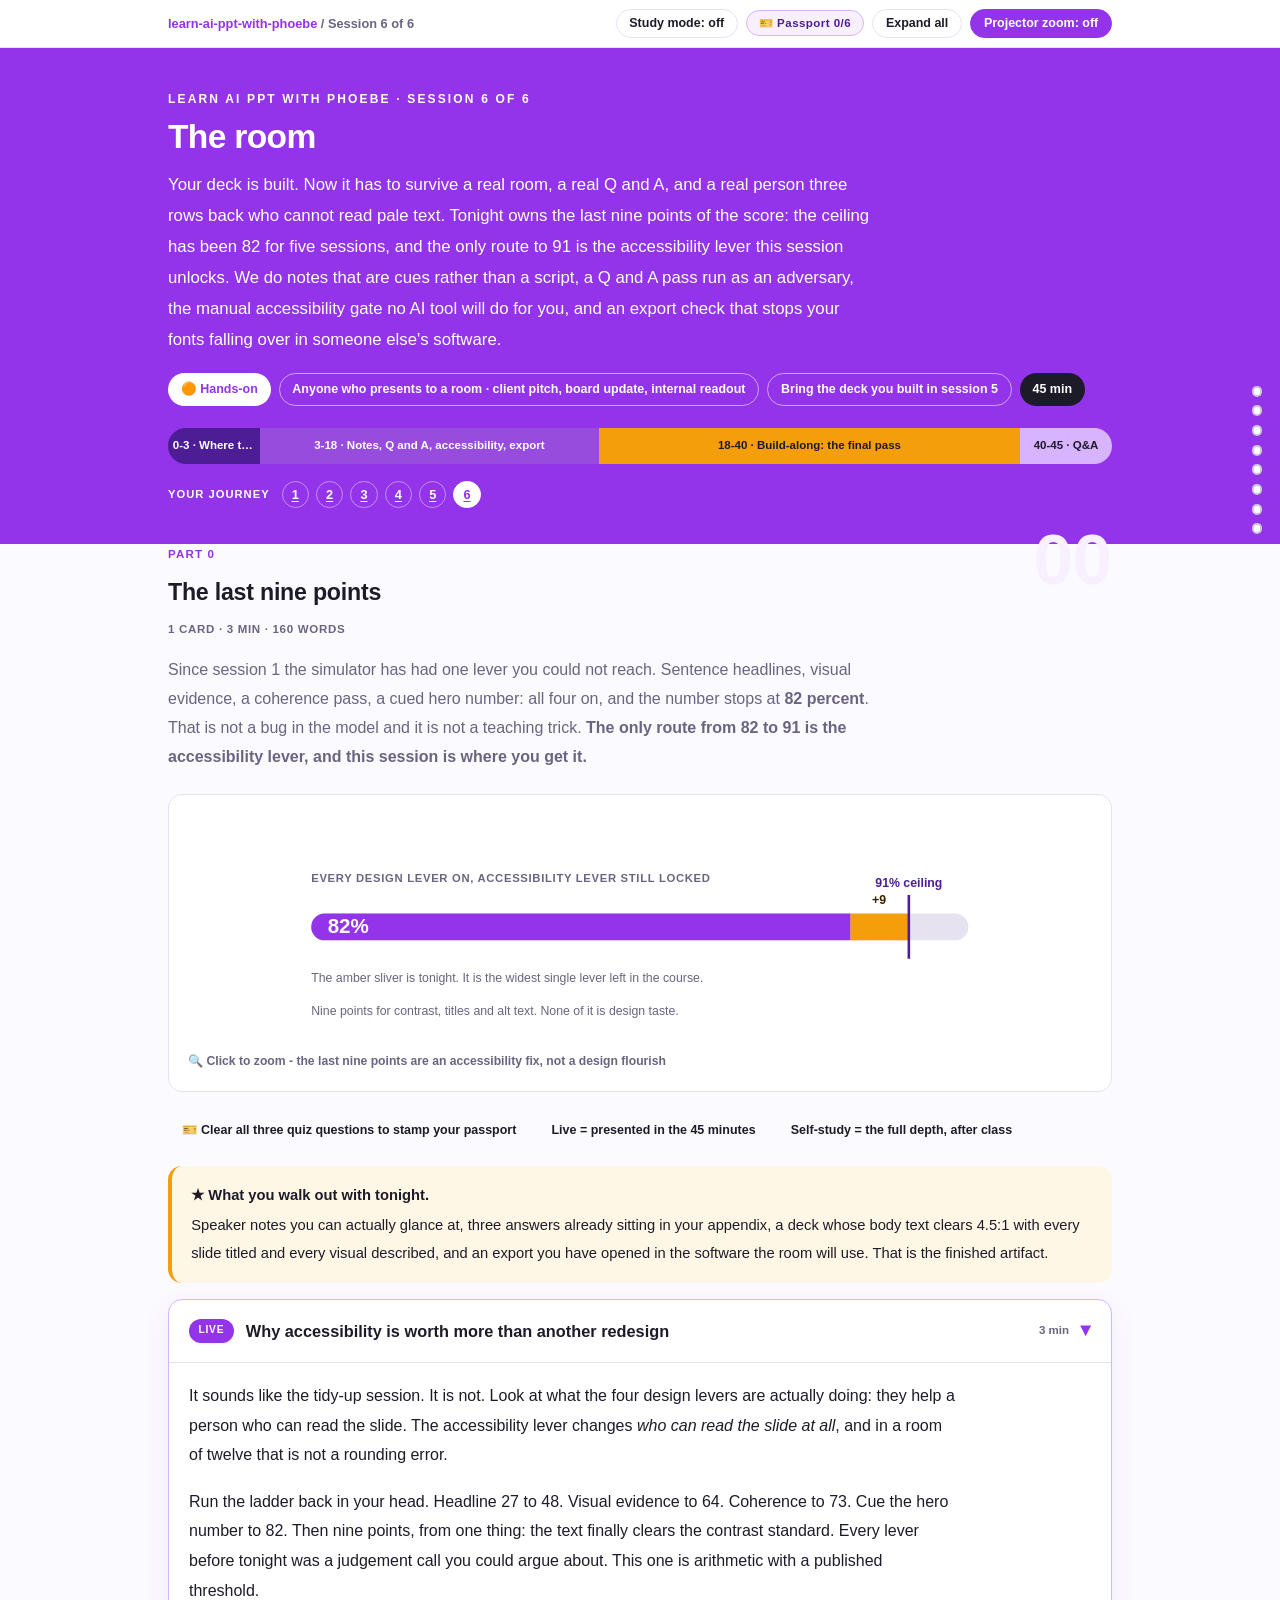
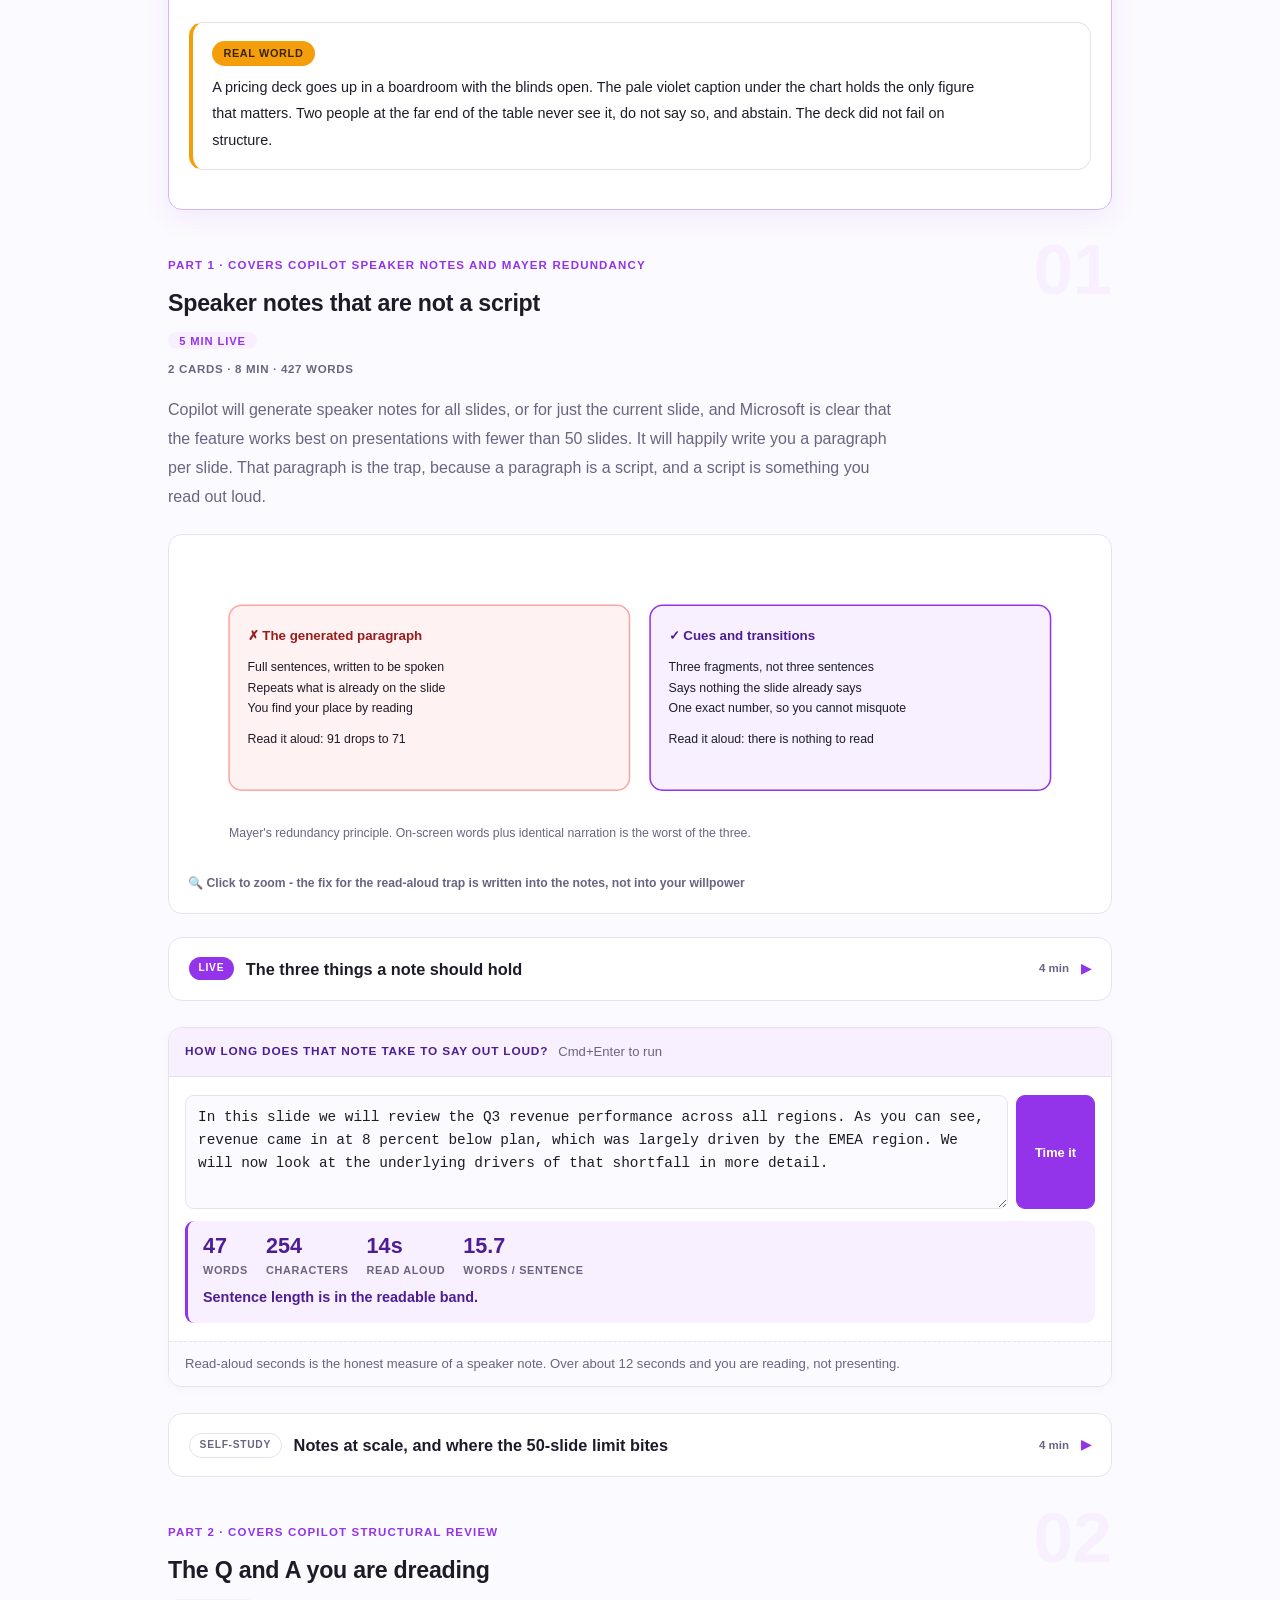
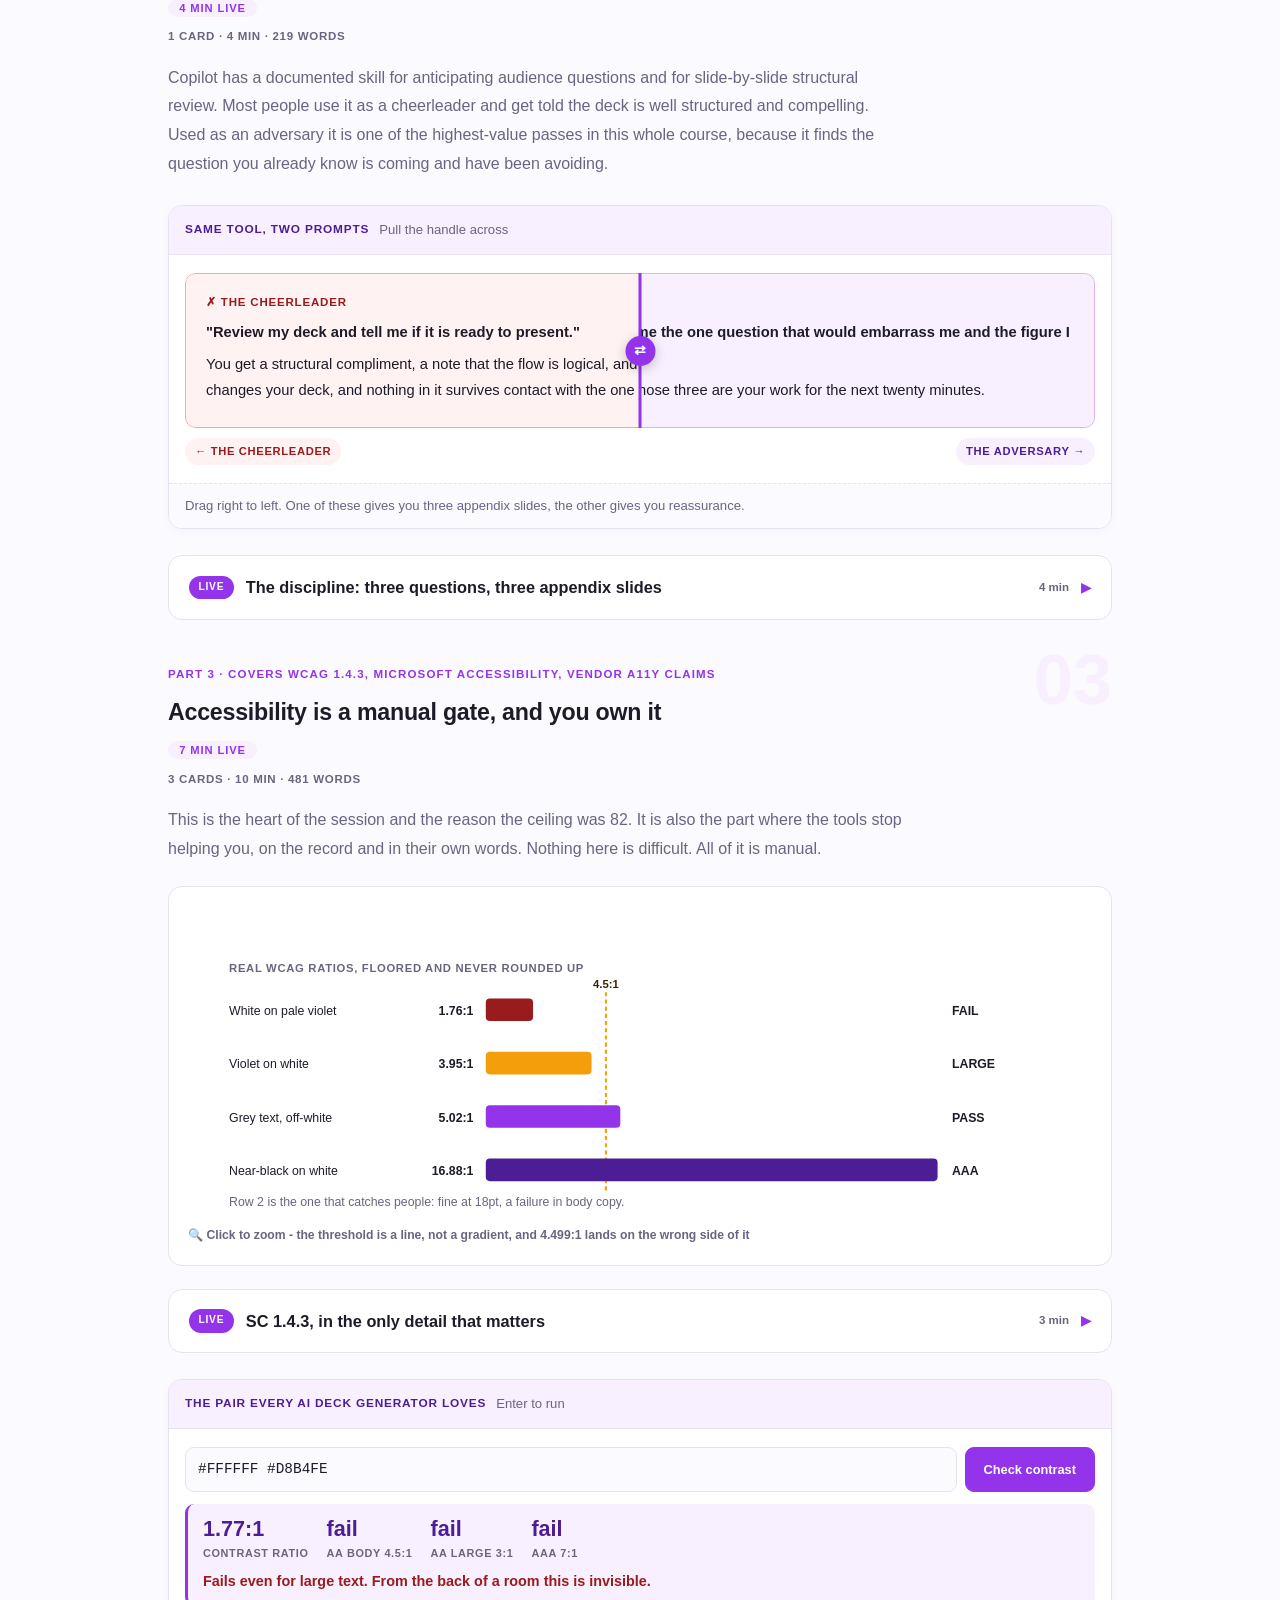
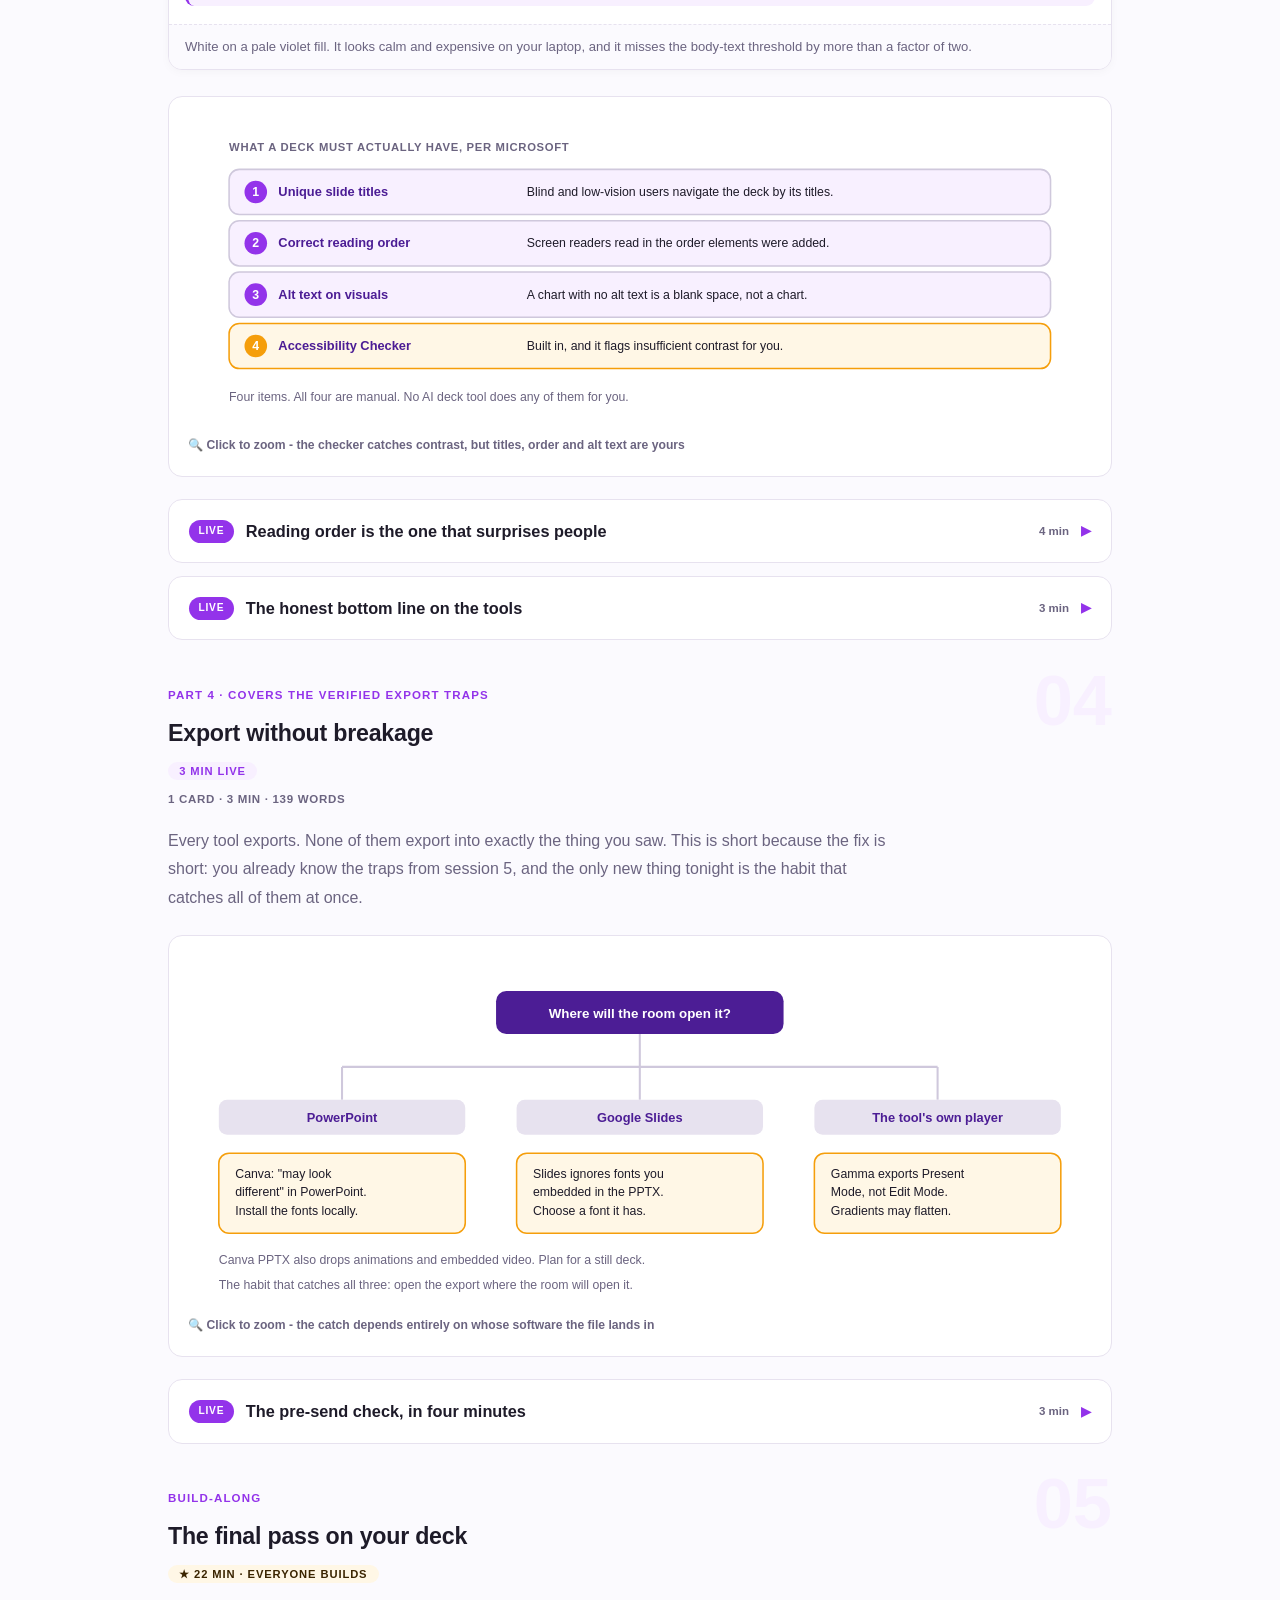
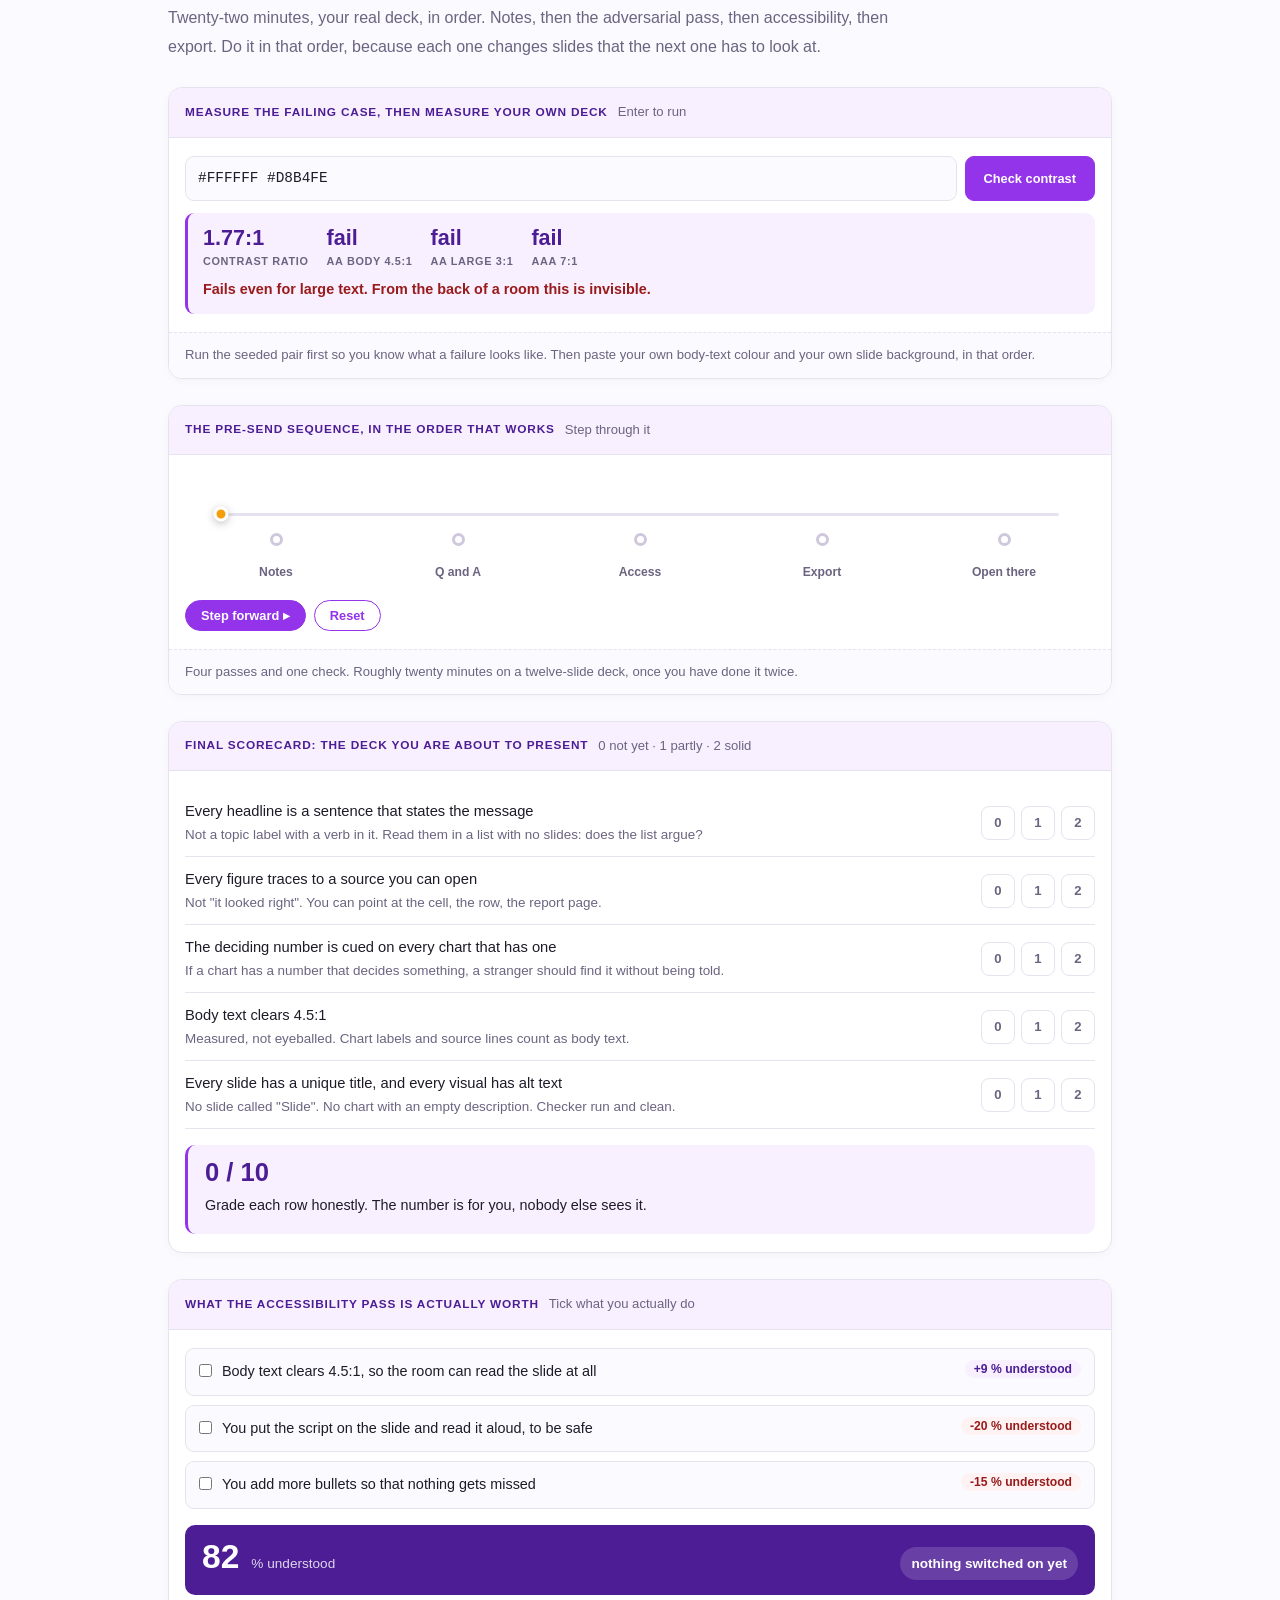
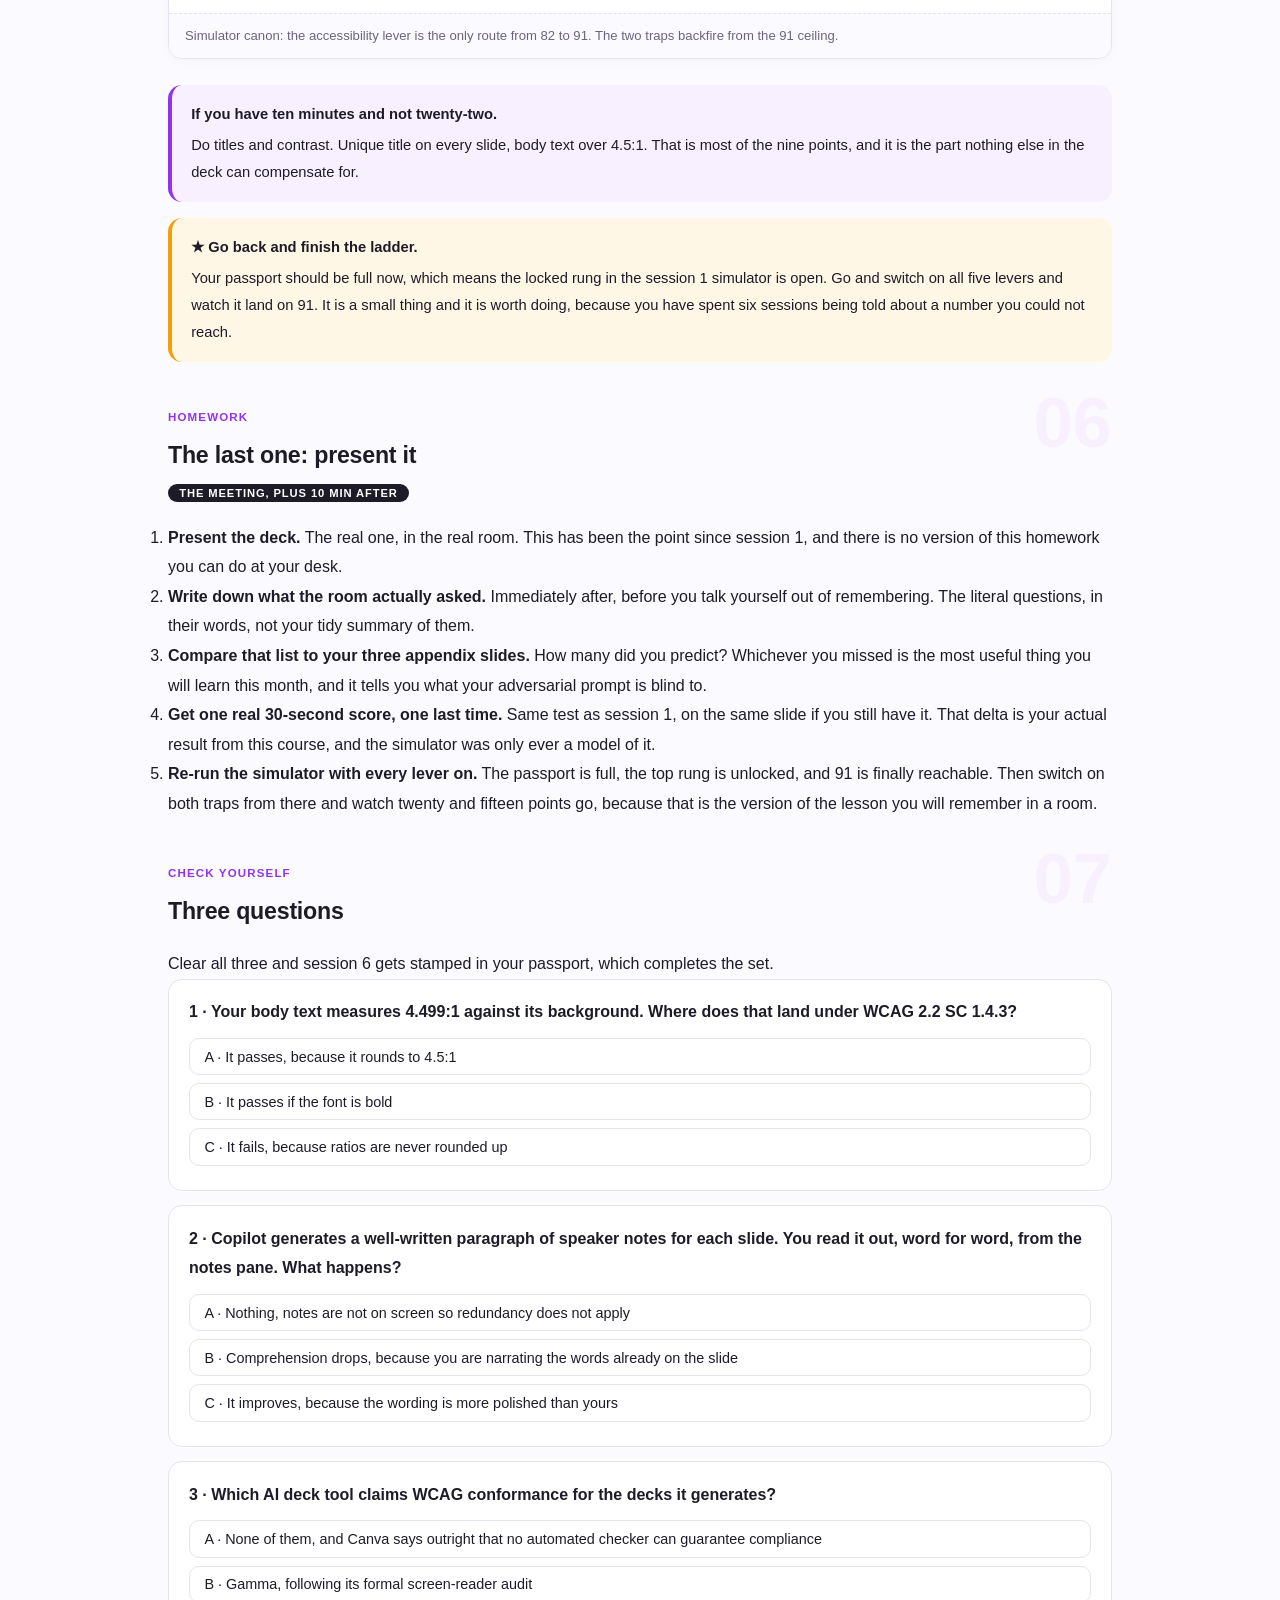
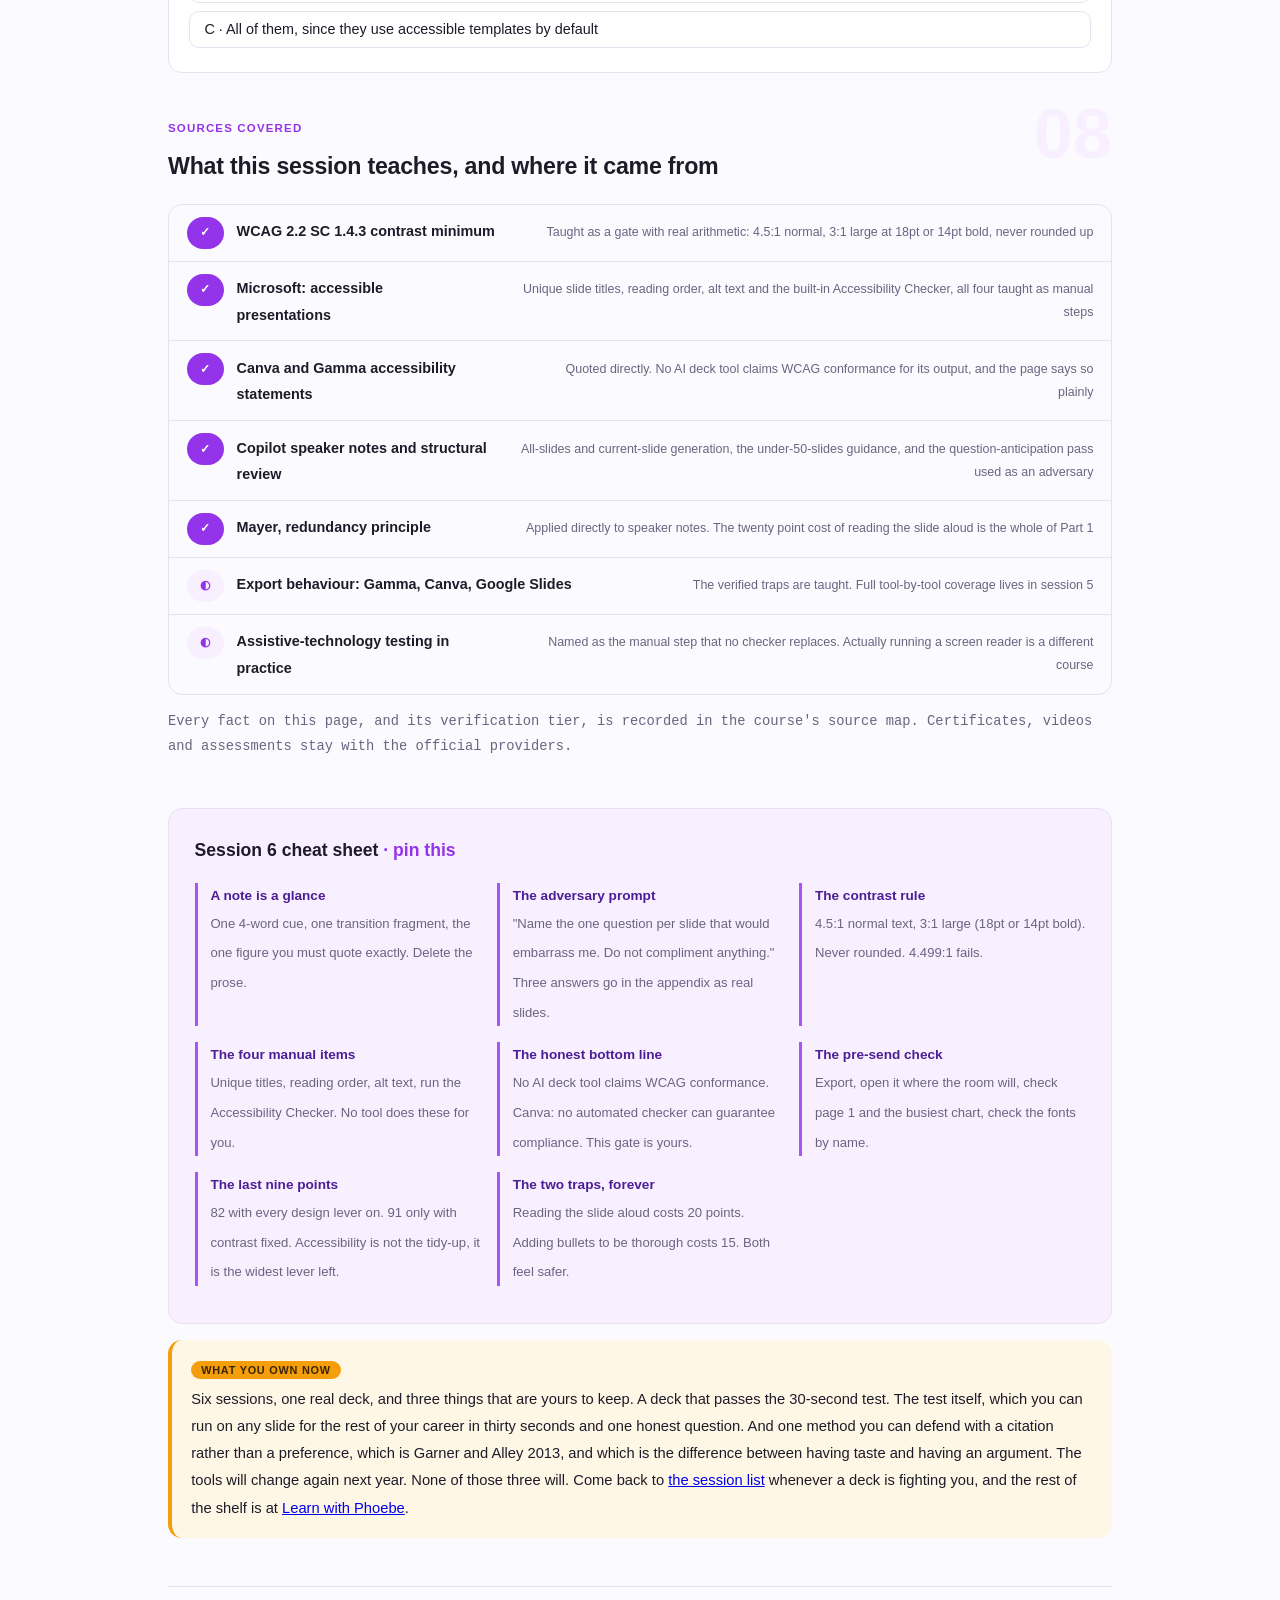
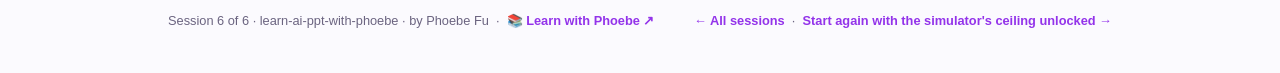
<file: courses/06-the-room.html>
<!DOCTYPE html>
<html lang="en">
<head>
<meta charset="UTF-8">
<meta name="viewport" content="width=device-width, initial-scale=1.0">
<!-- social:start -->
<meta name="description" content="Session 6 of 6. The deck is built, now it has to survive a real room. Speaker notes that are cues not a script, the Q and A you are dreading, and the accessibility gate that is worth the last nine points.">
<meta property="og:type" content="article">
<meta property="og:site_name" content="Learn with Phoebe">
<meta property="og:title" content="The room - learn ai ppt with phoebe">
<meta property="og:description" content="Session 6 of 6. The deck is built, now it has to survive a real room. Speaker notes as cues, an adversarial Q and A pass, and the accessibility gate worth the last nine points.">
<meta property="og:url" content="https://phoebefu6.github.io/learn-ai-ppt-with-phoebe/courses/06-the-room.html">
<meta property="og:image" content="https://phoebefu6.github.io/learn-ai-ppt-with-phoebe/assets/og-cover.png">
<meta property="og:image:width" content="1200">
<meta property="og:image:height" content="630">
<meta name="twitter:card" content="summary_large_image">
<meta name="twitter:title" content="The room - learn ai ppt with phoebe">
<meta name="twitter:description" content="Session 6 of 6. Notes, Q and A, and the accessibility gate that owns the last nine points.">
<meta name="twitter:image" content="https://phoebefu6.github.io/learn-ai-ppt-with-phoebe/assets/og-cover.png">
<!-- social:end -->
<title>Session 6 · The room - learn ai ppt with phoebe</title>
<link rel="stylesheet" href="../assets/style.css?v=23">
</head>
<body>

<div class="toolbar">
  <div class="wrap">
    <span class="crumb"><a href="../index.html">learn-ai-ppt-with-phoebe</a> / Session 6 of 6</span>
    <button class="btn" id="toggle-all" type="button">Expand all</button>
    <button class="btn primary" id="zoom-toggle" type="button">Projector zoom: off</button>
  </div>
</div>

<header class="masthead">
  <div class="wrap">
    <div class="eyebrow">Learn AI PPT with Phoebe · Session 6 of 6</div>
    <h1>The <span class="accent">room</span></h1>
    <p class="sub">Your deck is built. Now it has to survive a real room, a real Q and A, and a real person three rows back who cannot read pale text. Tonight owns the last nine points of the score: the ceiling has been 82 for five sessions, and the only route to 91 is the accessibility lever this session unlocks. We do notes that are cues rather than a script, a Q and A pass run as an adversary, the manual accessibility gate no AI tool will do for you, and an export check that stops your fonts falling over in someone else's software.</p>
    <div class="chip-row">
      <span class="chip level">🟠 Hands-on</span>
      <span class="chip audience">Anyone who presents to a room · client pitch, board update, internal readout</span>
      <span class="chip audience">Bring the deck you built in session 5</span>
      <span class="chip time">45 min</span>
    </div>
    <div class="agenda">
      <span class="a1" style="flex:1">0-3 · Where the ceiling came from</span>
      <span class="a2" style="flex:4">3-18 · Notes, Q and A, accessibility, export</span>
      <span class="a3" style="flex:5">18-40 · Build-along: the final pass</span>
      <span class="a4" style="flex:1">40-45 · Q&amp;A</span>
    </div>
  </div>
</header>

<main class="wrap">

  <!-- ============ INTRO ============ -->
  <section class="section" id="intro">
    <div class="section-kicker">
      <span class="klabel">Part 0</span>
      <h2>The last nine points</h2>
    </div>
    <p class="lede">Since session 1 the simulator has had one lever you could not reach. Sentence headlines, visual evidence, a coherence pass, a cued hero number: all four on, and the number stops at <strong>82 percent</strong>. That is not a bug in the model and it is not a teaching trick. <strong>The only route from 82 to 91 is the accessibility lever, and this session is where you get it.</strong></p>

    <figure class="zoomable">
      <svg viewBox="0 0 880 220" xmlns="http://www.w3.org/2000/svg" role="img" aria-label="A gauge showing the simulator ceiling of 82 percent understood with every design lever on, and a locked nine point gap up to 91 percent held by the accessibility lever">
        <style>
          .s6aL { font: 700 11px Inter, sans-serif; fill: #6B6480; letter-spacing: .06em; }
          .s6aV { font: 800 20px Inter, sans-serif; fill: #fff; }
          .s6aT { font: 700 12px Inter, sans-serif; fill: #3A2400; }
          .s6aM { font: 700 12px Inter, sans-serif; fill: #4C1D95; }
          .s6aN { font: 400 12px Inter, sans-serif; fill: #6B6480; }
        </style>
        <text class="s6aL" x="120" y="66">EVERY DESIGN LEVER ON, ACCESSIBILITY LEVER STILL LOCKED</text>
        <rect x="120" y="97" width="640" height="26" rx="13" fill="#E7E2EF"/>
        <rect x="645" y="97" width="57" height="26" fill="#F59E0B"/>
        <path d="M133,97 H645 V123 H133 A13,13 0 0 1 120,110 A13,13 0 0 1 133,97 Z" fill="#9333EA"/>
        <text class="s6aV" x="136" y="116">82%</text>
        <text class="s6aT" x="673" y="88" text-anchor="middle">+9</text>
        <line x1="702" y1="79" x2="702" y2="141" stroke="#4C1D95" stroke-width="2.5"/>
        <text class="s6aM" x="702" y="71" text-anchor="middle">91% ceiling</text>
        <text class="s6aN" x="120" y="164">The amber sliver is tonight. It is the widest single lever left in the course.</text>
        <text class="s6aN" x="120" y="196">Nine points for contrast, titles and alt text. None of it is design taste.</text>
      </svg>
      <figcaption>🔍 Click to zoom - the last nine points are an accessibility fix, not a design flourish</figcaption>
    </figure>

    <div class="legend">
      <span class="pill">🎫 Clear all three quiz questions to stamp your passport</span>
      <span class="pill">Live = presented in the 45 minutes</span>
      <span class="pill">Self-study = the full depth, after class</span>
    </div>

    <div class="callout win">
      <p><strong>★ What you walk out with tonight.</strong> Speaker notes you can actually glance at, three answers already sitting in your appendix, a deck whose body text clears 4.5:1 with every slide titled and every visual described, and an export you have opened in the software the room will use. That is the finished artifact.</p>
    </div>

    <details class="card" open>
      <summary><span class="mode live">Live</span>Why accessibility is worth more than another redesign<span class="mini">3 min</span><span class="caret">▶</span></summary>
      <div class="body">
        <p>It sounds like the tidy-up session. It is not. Look at what the four design levers are actually doing: they help a person who can read the slide. The accessibility lever changes <em>who can read the slide at all</em>, and in a room of twelve that is not a rounding error.</p>
        <p>Run the ladder back in your head. Headline 27 to 48. Visual evidence to 64. Coherence to 73. Cue the hero number to 82. Then nine points, from one thing: the text finally clears the contrast standard. Every lever before tonight was a judgement call you could argue about. This one is arithmetic with a published threshold.</p>
        <div class="callout example">
          <span class="ex-pill">Real world</span>
          <p>A pricing deck goes up in a boardroom with the blinds open. The pale violet caption under the chart holds the only figure that matters. Two people at the far end of the table never see it, do not say so, and abstain. The deck did not fail on structure.</p>
        </div>
      </div>
    </details>
  </section>

  <!-- ============ PART 1 ============ -->
  <section class="section" id="part-1">
    <div class="section-kicker">
      <span class="klabel">Part 1 · covers Copilot speaker notes and Mayer redundancy</span>
      <h2>Speaker notes that are not a script</h2>
      <span class="tag concept">5 min live</span>
    </div>
    <p class="lede">Copilot will generate speaker notes for all slides, or for just the current slide, and Microsoft is clear that the feature works best on presentations with fewer than 50 slides. It will happily write you a paragraph per slide. That paragraph is the trap, because a paragraph is a script, and a script is something you read out loud.</p>

    <figure class="zoomable">
      <svg viewBox="0 0 880 300" xmlns="http://www.w3.org/2000/svg" role="img" aria-label="Two speaker note styles compared: a verbatim paragraph script costing twenty points of comprehension, versus short cues and transitions that cost nothing">
        <style>
          .s6bH { font: 800 13px Inter, sans-serif; }
          .s6bB { font: 400 12px Inter, sans-serif; fill: #1E1B29; }
          .s6bN { font: 400 12px Inter, sans-serif; fill: #6B6480; }
        </style>
        <rect x="40" y="50" width="390" height="180" rx="12" fill="#FEF2F2" stroke="#FCA5A5" stroke-width="1.5"/>
        <text class="s6bH" x="58" y="84" fill="#991B1B">✗ The generated paragraph</text>
        <text class="s6bB" x="58" y="114">Full sentences, written to be spoken</text>
        <text class="s6bB" x="58" y="134">Repeats what is already on the slide</text>
        <text class="s6bB" x="58" y="154">You find your place by reading</text>
        <text class="s6bB" x="58" y="184" fill="#991B1B">Read it aloud: 91 drops to 71</text>
        <rect x="450" y="50" width="390" height="180" rx="12" fill="#F8F0FF" stroke="#9333EA" stroke-width="1.5"/>
        <text class="s6bH" x="468" y="84" fill="#4C1D95">✓ Cues and transitions</text>
        <text class="s6bB" x="468" y="114">Three fragments, not three sentences</text>
        <text class="s6bB" x="468" y="134">Says nothing the slide already says</text>
        <text class="s6bB" x="468" y="154">One exact number, so you cannot misquote</text>
        <text class="s6bB" x="468" y="184" fill="#4C1D95">Read it aloud: there is nothing to read</text>
        <text class="s6bN" x="40" y="276">Mayer's redundancy principle. On-screen words plus identical narration is the worst of the three.</text>
      </svg>
      <figcaption>🔍 Click to zoom - the fix for the read-aloud trap is written into the notes, not into your willpower</figcaption>
    </figure>

    <details class="card">
      <summary><span class="mode live">Live</span>The three things a note should hold<span class="mini">4 min</span><span class="caret">▶</span></summary>
      <div class="body">
        <p>A speaker note is a glance, not a text. You look down for about a second and a half. Anything that needs a second look is not a note, it is a document, and it belongs in the appendix.</p>
        <ul>
          <li><strong>The cue.</strong> Three or four words that restart your brain. "EMEA is the whole gap." Not a sentence, a hook.</li>
          <li><strong>The transition.</strong> One fragment naming where you are going next, because the joins are where people lose the thread of an argument, not the slides.</li>
          <li><strong>The one number you must not misquote.</strong> Written out exactly, with its unit and its period. This is the only place verbatim text belongs.</li>
        </ul>
        <p>Everything else that Copilot generated, delete. You are not deleting information, you are moving it out of the one place where reading it costs you twenty points.</p>
        <div class="prompt-box bad">
          <span class="label">✗ What you get if you just ask for notes</span>
In this slide we will review the Q3 revenue performance across all
regions. As you can see, revenue came in at 8 percent below plan,
which was largely driven by the EMEA region. We will now look at
the underlying drivers of that shortfall in more detail.
        </div>
        <div class="prompt-box good">
          <span class="label">★ Ask for the note you can actually use</span>
Rewrite the speaker notes for every slide as glance cues, not prose.
Per slide, at most: one 4-word cue, one transition fragment naming
the next slide, and the single figure I must quote exactly with its
unit and period. No full sentences. Nothing that repeats the slide
text. If a slide has no figure worth quoting, leave that line out.
        </div>
        <p>Then read your own notes back with one question: could I say this without looking down twice?</p>
      </div>
    </details>

    <div class="tryrow" data-fn="wordcount" data-multiline="1" data-title="How long does that note take to say out loud?" data-hint="Paste the notes from your busiest slide" data-seed="In this slide we will review the Q3 revenue performance across all regions. As you can see, revenue came in at 8 percent below plan, which was largely driven by the EMEA region. We will now look at the underlying drivers of that shortfall in more detail." data-cta="Time it" data-foot="Read-aloud seconds is the honest measure of a speaker note. Over about 12 seconds and you are reading, not presenting."></div>

    <details class="card">
      <summary><span class="mode self">Self-study</span>Notes at scale, and where the 50-slide limit bites<span class="mini">4 min</span><span class="caret">▶</span></summary>
      <div class="body">
        <p>Generating notes for all slides in one pass is the genuinely useful version of the feature, and Microsoft states it works best under 50 slides. If your deck is longer than that, the honest read is not "the feature is broken", it is that your deck is two decks.</p>
        <p>Two practical habits that follow from the limit:</p>
        <table class="clean">
          <tr><th>Habit</th><th>Why</th></tr>
          <tr><td>Generate notes last, after the deck stops changing</td><td>Notes generated against an earlier draft describe slides that no longer exist, and nothing warns you</td></tr>
          <tr><td>Generate for the whole deck, then edit slide by slide</td><td>The whole-deck pass gets the transitions roughly right. The per-slide pass is where you cut prose down to cues</td></tr>
        </table>
        <p>One more thing worth knowing before you present from a laptop you do not own: notes live in the file, so they travel with an export only if the export format carries them. A PDF handout does not.</p>
      </div>
    </details>
  </section>

  <!-- ============ PART 2 ============ -->
  <section class="section" id="part-2">
    <div class="section-kicker">
      <span class="klabel">Part 2 · covers Copilot structural review</span>
      <h2>The Q and A you are dreading</h2>
      <span class="tag concept">4 min live</span>
    </div>
    <p class="lede">Copilot has a documented skill for anticipating audience questions and for slide-by-slide structural review. Most people use it as a cheerleader and get told the deck is well structured and compelling. Used as an adversary it is one of the highest-value passes in this whole course, because it finds the question you already know is coming and have been avoiding.</p>

    <div class="wipe" data-title="Same tool, two prompts" data-label-a="The cheerleader" data-label-b="The adversary" data-foot="Drag right to left. One of these gives you three appendix slides, the other gives you reassurance.">
      <div class="wipe-a">
        <p><strong>"Review my deck and tell me if it is ready to present."</strong></p>
        <p>You get a structural compliment, a note that the flow is logical, and a suggestion to consider adding a summary slide. Nothing in it changes your deck, and nothing in it survives contact with the one person in the room who does not want your proposal to happen.</p>
      </div>
      <div class="wipe-b">
        <p><strong>"You are the most sceptical person in that room. Per slide, name the one question that would embarrass me and the figure I would be asked to defend. Do not compliment anything."</strong></p>
        <p>You get a list, and three items on it are genuinely uncomfortable. Those three are your work for the next twenty minutes.</p>
      </div>
    </div>

    <details class="card">
      <summary><span class="mode live">Live</span>The discipline: three questions, three appendix slides<span class="mini">4 min</span><span class="caret">▶</span></summary>
      <div class="body">
        <p>Take the list and cut it to the <strong>three questions that would actually embarrass you</strong>. Not the three most likely. The three you would rather not be asked, which is a different and much shorter list.</p>
        <p>Then do the thing almost nobody does: <strong>build each answer as a real slide and put it in the appendix.</strong> Titled, sourced, laid out properly. Session 2 taught the appendix as a destination rather than a dumping ground, and this is what it was a destination for.</p>
        <p>The difference in the room is large and specific. "I will follow up on that" ends a thread and loses momentum. Jumping to a slide that already answers it does three things at once: it answers, it shows you had already thought about it, and it moves the meeting on.</p>
        <div class="callout tip">
          <p>Do the adversarial pass on a copy of the deck, before you write speaker notes. Half the time it changes a main-deck slide, and you do not want to be rewriting notes for slides you are about to move.</p>
        </div>
        <p>One honest limit: a model anticipating audience questions is generating plausible objections, not reading your stakeholders. It is very good at finding the unsupported claim on the slide. It cannot know that the finance director has been burned by this vendor before. You still supply the room.</p>
      </div>
    </details>
  </section>

  <!-- ============ PART 3 ============ -->
  <section class="section" id="part-3">
    <div class="section-kicker">
      <span class="klabel">Part 3 · covers WCAG 1.4.3, Microsoft accessibility, vendor a11y claims</span>
      <h2>Accessibility is a manual gate, and you own it</h2>
      <span class="tag concept">7 min live</span>
    </div>
    <p class="lede">This is the heart of the session and the reason the ceiling was 82. It is also the part where the tools stop helping you, on the record and in their own words. Nothing here is difficult. All of it is manual.</p>

    <figure class="zoomable">
      <svg viewBox="0 0 880 300" xmlns="http://www.w3.org/2000/svg" role="img" aria-label="Four real WCAG contrast ratios measured against the 4.5 to 1 threshold: white on pale violet at 1.76 to 1 fails, violet on white at 3.95 to 1 passes only for large text, grey on off-white at 5.02 to 1 passes, and near-black on white at 16.88 to 1 passes AAA">
        <style>
          .s6cL { font: 700 11px Inter, sans-serif; fill: #6B6480; letter-spacing: .06em; }
          .s6cR { font: 400 12px Inter, sans-serif; fill: #1E1B29; }
          .s6cV { font: 700 12px Inter, sans-serif; fill: #1E1B29; }
          .s6cT { font: 700 11px Inter, sans-serif; fill: #3A2400; }
          .s6cN { font: 400 12px Inter, sans-serif; fill: #6B6480; }
        </style>
        <text class="s6cL" x="40" y="64">REAL WCAG RATIOS, FLOORED AND NEVER ROUNDED UP</text>
        <text class="s6cT" x="407" y="80" text-anchor="middle">4.5:1</text>
        <line x1="407" y1="84" x2="407" y2="280" stroke="#F59E0B" stroke-width="2" stroke-dasharray="4 3"/>
        <text class="s6cR" x="40" y="106">White on pale violet</text>
        <text class="s6cV" x="278" y="106" text-anchor="end">1.76:1</text>
        <rect x="290" y="90" width="46" height="22" rx="4" fill="#991B1B"/>
        <text class="s6cV" x="744" y="106" fill="#991B1B">FAIL</text>
        <text class="s6cR" x="40" y="158">Violet on white</text>
        <text class="s6cV" x="278" y="158" text-anchor="end">3.95:1</text>
        <rect x="290" y="142" width="103" height="22" rx="4" fill="#F59E0B"/>
        <text class="s6cV" x="744" y="158" fill="#3A2400">LARGE</text>
        <text class="s6cR" x="40" y="210">Grey text, off-white</text>
        <text class="s6cV" x="278" y="210" text-anchor="end">5.02:1</text>
        <rect x="290" y="194" width="131" height="22" rx="4" fill="#9333EA"/>
        <text class="s6cV" x="744" y="210" fill="#4C1D95">PASS</text>
        <text class="s6cR" x="40" y="262">Near-black on white</text>
        <text class="s6cV" x="278" y="262" text-anchor="end">16.88:1</text>
        <rect x="290" y="246" width="440" height="22" rx="4" fill="#4C1D95"/>
        <text class="s6cV" x="744" y="262" fill="#4C1D95">AAA</text>
        <text class="s6cN" x="40" y="292">Row 2 is the one that catches people: fine at 18pt, a failure in body copy.</text>
      </svg>
      <figcaption>🔍 Click to zoom - the threshold is a line, not a gradient, and 4.499:1 lands on the wrong side of it</figcaption>
    </figure>

    <details class="card">
      <summary><span class="mode live">Live</span>SC 1.4.3, in the only detail that matters<span class="mini">3 min</span><span class="caret">▶</span></summary>
      <div class="body">
        <p>WCAG 2.2 success criterion 1.4.3 sets a contrast minimum: <strong>4.5:1 for normal text, and 3:1 for large text</strong>, where large means 18pt, or 14pt bold. That is the whole rule you need to carry.</p>
        <p>Two details that people get wrong and then argue about:</p>
        <ul>
          <li><strong>Ratios are never rounded.</strong> 4.499:1 fails. There is no "close enough" band, which is the entire point of having a number rather than an opinion.</li>
          <li><strong>Large text is a real exemption, not a loophole.</strong> Your section headers may legitimately sit at 3:1. Your body copy, your chart labels and your source lines may not, and those are exactly where AI-generated decks put pale type.</li>
        </ul>
        <p>Session 1 introduced this and told you it would become a gate. This is the gate.</p>
      </div>
    </details>

    <div class="tryrow" data-fn="contrast" data-title="The pair every AI deck generator loves" data-hint="#FFFFFF #D8B4FE" data-seed="#FFFFFF #D8B4FE" data-cta="Check contrast" data-foot="White on a pale violet fill. It looks calm and expensive on your laptop, and it misses the body-text threshold by more than a factor of two."></div>

    <figure class="zoomable">
      <svg viewBox="0 0 880 300" xmlns="http://www.w3.org/2000/svg" role="img" aria-label="The four things Microsoft says an accessible deck must have: unique slide titles, correct reading order, alt text on every meaningful visual, and a run of the built-in Accessibility Checker">
        <style>
          .s6dL { font: 700 11px Inter, sans-serif; fill: #6B6480; letter-spacing: .06em; }
          .s6dH { font: 700 12.5px Inter, sans-serif; fill: #4C1D95; }
          .s6dB { font: 400 12px Inter, sans-serif; fill: #1E1B29; }
          .s6dX { font: 800 12px Inter, sans-serif; fill: #fff; }
          .s6dN { font: 400 12px Inter, sans-serif; fill: #6B6480; }
        </style>
        <text class="s6dL" x="40" y="34">WHAT A DECK MUST ACTUALLY HAVE, PER MICROSOFT</text>
        <rect x="40" y="52" width="800" height="44" rx="10" fill="#F8F0FF" stroke="#CFC8DC" stroke-width="1.5"/>
        <circle cx="66" cy="74" r="11" fill="#9333EA"/>
        <text class="s6dX" x="66" y="78" text-anchor="middle">1</text>
        <text class="s6dH" x="88" y="78">Unique slide titles</text>
        <text class="s6dB" x="330" y="78">Blind and low-vision users navigate the deck by its titles.</text>
        <rect x="40" y="102" width="800" height="44" rx="10" fill="#F8F0FF" stroke="#CFC8DC" stroke-width="1.5"/>
        <circle cx="66" cy="124" r="11" fill="#9333EA"/>
        <text class="s6dX" x="66" y="128" text-anchor="middle">2</text>
        <text class="s6dH" x="88" y="128">Correct reading order</text>
        <text class="s6dB" x="330" y="128">Screen readers read in the order elements were added.</text>
        <rect x="40" y="152" width="800" height="44" rx="10" fill="#F8F0FF" stroke="#CFC8DC" stroke-width="1.5"/>
        <circle cx="66" cy="174" r="11" fill="#9333EA"/>
        <text class="s6dX" x="66" y="178" text-anchor="middle">3</text>
        <text class="s6dH" x="88" y="178">Alt text on visuals</text>
        <text class="s6dB" x="330" y="178">A chart with no alt text is a blank space, not a chart.</text>
        <rect x="40" y="202" width="800" height="44" rx="10" fill="#FFF7E6" stroke="#F59E0B" stroke-width="1.5"/>
        <circle cx="66" cy="224" r="11" fill="#F59E0B"/>
        <text class="s6dX" x="66" y="228" text-anchor="middle">4</text>
        <text class="s6dH" x="88" y="228" fill="#3A2400">Accessibility Checker</text>
        <text class="s6dB" x="330" y="228">Built in, and it flags insufficient contrast for you.</text>
        <text class="s6dN" x="40" y="278">Four items. All four are manual. No AI deck tool does any of them for you.</text>
      </svg>
      <figcaption>🔍 Click to zoom - the checker catches contrast, but titles, order and alt text are yours</figcaption>
    </figure>

    <details class="card">
      <summary><span class="mode live">Live</span>Reading order is the one that surprises people<span class="mini">4 min</span><span class="caret">▶</span></summary>
      <div class="body">
        <p>Titles and alt text are obvious once said. Reading order is not, and it is the one that quietly breaks AI-generated slides.</p>
        <p>A screen reader does not read your slide the way your eye reads it. It reads elements <strong>in the order they were added</strong>, not in the visual order they ended up in. So a slide where you dropped the chart in first, then added the headline above it, then squeezed a caption in beside it, reads as: chart, headline, caption. Which is not the argument you built.</p>
        <p>This matters more after a generation pass than after hand-building, because you did not add those elements and you have no idea what order they went in. Check it, do not assume it.</p>
        <div class="callout example">
          <span class="ex-pill">Real world</span>
          <p>A generated deck goes out as the pre-read for an accessibility review board. Every slide is titled "Slide". The reviewer using a screen reader cannot navigate the deck at all, and the meeting is about accessibility. That happened, and no tool warned anyone.</p>
        </div>
      </div>
    </details>

    <details class="card">
      <summary><span class="mode live">Live</span>The honest bottom line on the tools<span class="mini">3 min</span><span class="caret">▶</span></summary>
      <div class="body">
        <p>Say this out loud in your own words the first time someone assumes otherwise: <strong>no AI deck tool claims WCAG conformance for its output.</strong> Not one. This is not a gap someone is about to close for you.</p>
        <p>Canva states it plainly in its own help documentation: <em>"No automated accessibility checker can guarantee accessibility compliance as it requires manual testing to ensure it works with all assistive technologies."</em> That is a vendor telling you, correctly, that the last mile is yours.</p>
        <p>Gamma has completed no formal screen-reader audit and makes no specific compatibility claims. That is not an accusation, it is the state of the documentation.</p>
        <div class="callout tip">
          <p>The useful framing for a client or a boss: an automated checker is a smoke alarm, not a fire inspection. It tells you about the failures it can detect. It cannot tell you the deck works for a person using assistive technology, and it does not claim to.</p>
        </div>
        <p><strong>So this is a gate you own, permanently.</strong> Four items, one checker run, every deck, for the rest of your career. It takes about six minutes on a twelve-slide deck once you have done it twice.</p>
      </div>
    </details>
  </section>

  <!-- ============ PART 4 ============ -->
  <section class="section" id="part-4">
    <div class="section-kicker">
      <span class="klabel">Part 4 · covers the verified export traps</span>
      <h2>Export without breakage</h2>
      <span class="tag concept">3 min live</span>
    </div>
    <p class="lede">Every tool exports. None of them export into exactly the thing you saw. This is short because the fix is short: you already know the traps from session 5, and the only new thing tonight is the habit that catches all of them at once.</p>

    <figure class="zoomable">
      <svg viewBox="0 0 880 340" xmlns="http://www.w3.org/2000/svg" role="img" aria-label="A decision tree from where the room will open the file to the documented export catch for PowerPoint, Google Slides and the tool's own player">
        <style>
          .s6eR { font: 700 13px Inter, sans-serif; fill: #fff; }
          .s6eH { font: 700 12.5px Inter, sans-serif; fill: #4C1D95; }
          .s6eB { font: 400 12px Inter, sans-serif; fill: #1E1B29; }
          .s6eN { font: 400 12px Inter, sans-serif; fill: #6B6480; }
        </style>
        <rect x="300" y="34" width="280" height="42" rx="10" fill="#4C1D95"/>
        <text class="s6eR" x="440" y="60" text-anchor="middle">Where will the room open it?</text>
        <path d="M440 76 L440 108 M150 108 L730 108 M150 108 L150 140 M440 108 L440 140 M730 108 L730 140" stroke="#CFC8DC" stroke-width="2" fill="none"/>
        <rect x="30" y="140" width="240" height="34" rx="8" fill="#E7E2EF"/>
        <text class="s6eH" x="150" y="162" text-anchor="middle">PowerPoint</text>
        <rect x="320" y="140" width="240" height="34" rx="8" fill="#E7E2EF"/>
        <text class="s6eH" x="440" y="162" text-anchor="middle">Google Slides</text>
        <rect x="610" y="140" width="240" height="34" rx="8" fill="#E7E2EF"/>
        <text class="s6eH" x="730" y="162" text-anchor="middle">The tool's own player</text>
        <rect x="30" y="192" width="240" height="78" rx="10" fill="#FFF7E6" stroke="#F59E0B" stroke-width="1.5"/>
        <text class="s6eB" x="46" y="216">Canva: "may look</text>
        <text class="s6eB" x="46" y="234">different" in PowerPoint.</text>
        <text class="s6eB" x="46" y="252">Install the fonts locally.</text>
        <rect x="320" y="192" width="240" height="78" rx="10" fill="#FFF7E6" stroke="#F59E0B" stroke-width="1.5"/>
        <text class="s6eB" x="336" y="216">Slides ignores fonts you</text>
        <text class="s6eB" x="336" y="234">embedded in the PPTX.</text>
        <text class="s6eB" x="336" y="252">Choose a font it has.</text>
        <rect x="610" y="192" width="240" height="78" rx="10" fill="#FFF7E6" stroke="#F59E0B" stroke-width="1.5"/>
        <text class="s6eB" x="626" y="216">Gamma exports Present</text>
        <text class="s6eB" x="626" y="234">Mode, not Edit Mode.</text>
        <text class="s6eB" x="626" y="252">Gradients may flatten.</text>
        <text class="s6eN" x="30" y="300">Canva PPTX also drops animations and embedded video. Plan for a still deck.</text>
        <text class="s6eN" x="30" y="324">The habit that catches all three: open the export where the room will open it.</text>
      </svg>
      <figcaption>🔍 Click to zoom - the catch depends entirely on whose software the file lands in</figcaption>
    </figure>

    <details class="card">
      <summary><span class="mode live">Live</span>The pre-send check, in four minutes<span class="mini">3 min</span><span class="caret">▶</span></summary>
      <div class="body">
        <p>Not a full re-review. Four minutes, three things, every time.</p>
        <div class="steps">
          <div class="step"><p><strong>Export, then open it in the tool the room will use.</strong> Not a preview inside the tool that made it. The actual software on the actual laptop that will be plugged in.</p></div>
          <div class="step"><p><strong>Check page 1 and your busiest chart.</strong> Page 1 tells you whether the fonts survived. The busiest chart tells you whether anything reflowed, overlapped or flattened.</p></div>
          <div class="step"><p><strong>Check the fonts by name, not by vibe.</strong> A substituted font looks nearly right and changes every line break. If it has been swapped, you will see it in the longest headline first.</p></div>
        </div>
        <p>If you are presenting from someone else's machine, send a PDF as well and stop worrying. A PDF loses your notes and your animations, and it keeps your layout, which on a strange laptop is the better trade.</p>
      </div>
    </details>
  </section>

  <!-- ============ BUILD-ALONG ============ -->
  <section class="section" id="demo-6">
    <div class="section-kicker">
      <span class="klabel">Build-along</span>
      <h2>The final pass on your deck</h2>
      <span class="tag demo">★ 22 min · everyone builds</span>
    </div>
    <p class="lede">Twenty-two minutes, your real deck, in order. Notes, then the adversarial pass, then accessibility, then export. Do it in that order, because each one changes slides that the next one has to look at.</p>

    <div class="tryrow" data-fn="contrast" data-title="Measure the failing case, then measure your own deck" data-hint="#FFFFFF #D8B4FE" data-seed="#FFFFFF #D8B4FE" data-cta="Check contrast" data-foot="Run the seeded pair first so you know what a failure looks like. Then paste your own body-text colour and your own slide background, in that order."></div>

    <div class="tick" data-stages="Notes|Q and A|Access|Export|Open there" data-title="The pre-send sequence, in the order that works" data-foot="Four passes and one check. Roughly twenty minutes on a twelve-slide deck, once you have done it twice.">
      <p class="tick-note" data-stage="0"><b>Notes.</b> Generate for the whole deck, then cut every slide down to a cue, a transition and the one figure you must quote exactly. Delete the prose.</p>
      <p class="tick-note" data-stage="1"><b>Q and A.</b> Run the adversarial prompt. Pick the three questions that would embarrass you, and build each answer as a real appendix slide.</p>
      <p class="tick-note" data-stage="2"><b>Access.</b> Unique titles on every slide. Reading order checked, not assumed. Alt text on every meaningful visual. Body text at 4.5:1. Then run the Accessibility Checker.</p>
      <p class="tick-note" data-stage="3"><b>Export.</b> Into the format the room needs, knowing which of the three catches applies to your tool.</p>
      <p class="tick-note" data-stage="4"><b>Open there.</b> Open the exported file in the software that will actually be projecting. Page 1, busiest chart, fonts by name.</p>
    </div>

    <div class="scorecard" data-title="Final scorecard: the deck you are about to present">
      <div class="sc-row"><div class="sc-q">Every headline is a sentence that states the message
        <em>Not a topic label with a verb in it. Read them in a list with no slides: does the list argue?</em></div></div>
      <div class="sc-row"><div class="sc-q">Every figure traces to a source you can open
        <em>Not "it looked right". You can point at the cell, the row, the report page.</em></div></div>
      <div class="sc-row"><div class="sc-q">The deciding number is cued on every chart that has one
        <em>If a chart has a number that decides something, a stranger should find it without being told.</em></div></div>
      <div class="sc-row"><div class="sc-q">Body text clears 4.5:1
        <em>Measured, not eyeballed. Chart labels and source lines count as body text.</em></div></div>
      <div class="sc-row"><div class="sc-q">Every slide has a unique title, and every visual has alt text
        <em>No slide called "Slide". No chart with an empty description. Checker run and clean.</em></div></div>
    </div>

    <div class="stakes" data-base="82" data-unit="% understood" data-title="What the accessibility pass is actually worth" data-foot="Simulator canon: the accessibility lever is the only route from 82 to 91. The two traps backfire from the 91 ceiling.">
      <label><input type="checkbox" data-delta="9"> Body text clears 4.5:1, so the room can read the slide at all</label>
      <label><input type="checkbox" data-delta="-20" data-trap="1"> You put the script on the slide and read it aloud, to be safe</label>
      <label><input type="checkbox" data-delta="-15" data-trap="1"> You add more bullets so that nothing gets missed</label>
    </div>

    <div class="callout tip">
      <p><strong>If you have ten minutes and not twenty-two.</strong> Do titles and contrast. Unique title on every slide, body text over 4.5:1. That is most of the nine points, and it is the part nothing else in the deck can compensate for.</p>
    </div>

    <div class="callout win">
      <p><strong>★ Go back and finish the ladder.</strong> Your passport should be full now, which means the locked rung in the session 1 simulator is open. Go and switch on all five levers and watch it land on 91. It is a small thing and it is worth doing, because you have spent six sessions being told about a number you could not reach.</p>
    </div>
  </section>

  <!-- ============ HOMEWORK ============ -->
  <section class="section" id="exercise">
    <div class="section-kicker">
      <span class="klabel">Homework</span>
      <h2>The last one: present it</h2>
      <span class="tag exercise">the meeting, plus 10 min after</span>
    </div>
    <ol>
      <li><strong>Present the deck.</strong> The real one, in the real room. This has been the point since session 1, and there is no version of this homework you can do at your desk.</li>
      <li><strong>Write down what the room actually asked.</strong> Immediately after, before you talk yourself out of remembering. The literal questions, in their words, not your tidy summary of them.</li>
      <li><strong>Compare that list to your three appendix slides.</strong> How many did you predict? Whichever you missed is the most useful thing you will learn this month, and it tells you what your adversarial prompt is blind to.</li>
      <li><strong>Get one real 30-second score, one last time.</strong> Same test as session 1, on the same slide if you still have it. That delta is your actual result from this course, and the simulator was only ever a model of it.</li>
      <li><strong>Re-run the simulator with every lever on.</strong> The passport is full, the top rung is unlocked, and 91 is finally reachable. Then switch on both traps from there and watch twenty and fifteen points go, because that is the version of the lesson you will remember in a room.</li>
    </ol>
  </section>

  <!-- ============ QUIZ ============ -->
  <section class="section" id="quiz">
    <div class="section-kicker">
      <span class="klabel">Check yourself</span>
      <h2>Three questions</h2>
    </div>
    <p>Clear all three and session 6 gets stamped in your passport, which completes the set.</p>

    <div class="quiz-q" data-answer="2">
      <p class="qtext">1 · Your body text measures 4.499:1 against its background. Where does that land under WCAG 2.2 SC 1.4.3?</p>
      <button class="qopt" type="button">A · It passes, because it rounds to 4.5:1</button>
      <button class="qopt" type="button">B · It passes if the font is bold</button>
      <button class="qopt" type="button">C · It fails, because ratios are never rounded up</button>
      <p class="qwhy">4.5:1 is the minimum for normal text and there is no rounding. 4.499:1 fails. The 3:1 threshold is for large text only, meaning 18pt or 14pt bold, and bold alone at body size does not get you there.</p>
    </div>

    <div class="quiz-q" data-answer="1">
      <p class="qtext">2 · Copilot generates a well-written paragraph of speaker notes for each slide. You read it out, word for word, from the notes pane. What happens?</p>
      <button class="qopt" type="button">A · Nothing, notes are not on screen so redundancy does not apply</button>
      <button class="qopt" type="button">B · Comprehension drops, because you are narrating the words already on the slide</button>
      <button class="qopt" type="button">C · It improves, because the wording is more polished than yours</button>
      <p class="qwhy">The generated paragraph restates the slide, so reading it aloud is exactly Mayer's redundancy case: graphics plus narration plus the same words on screen. In the simulator that is 91 down to 71, a twenty point cost. Cut the notes to cues and the trap disappears.</p>
    </div>

    <div class="quiz-q" data-answer="0">
      <p class="qtext">3 · Which AI deck tool claims WCAG conformance for the decks it generates?</p>
      <button class="qopt" type="button">A · None of them, and Canva says outright that no automated checker can guarantee compliance</button>
      <button class="qopt" type="button">B · Gamma, following its formal screen-reader audit</button>
      <button class="qopt" type="button">C · All of them, since they use accessible templates by default</button>
      <p class="qwhy">No AI deck tool claims conformance for its output. Canva's own help documentation states that no automated accessibility checker can guarantee compliance, because manual testing with assistive technology is required. Gamma has completed no formal screen-reader audit and makes no specific compatibility claims. Accessibility is a gate you own.</p>
    </div>

    <p class="quiz-score"></p>
  </section>

  <!-- ============ OFFICIAL COVERAGE ============ -->
  <section class="section" id="official">
    <div class="section-kicker">
      <span class="klabel">Sources covered</span>
      <h2>What this session teaches, and where it came from</h2>
    </div>
    <div class="covered">
      <div class="covered-row"><span class="status pill solid">✓</span><span class="name">WCAG 2.2 SC 1.4.3 contrast minimum</span><span class="note">Taught as a gate with real arithmetic: 4.5:1 normal, 3:1 large at 18pt or 14pt bold, never rounded up</span></div>
      <div class="covered-row"><span class="status pill solid">✓</span><span class="name">Microsoft: accessible presentations</span><span class="note">Unique slide titles, reading order, alt text and the built-in Accessibility Checker, all four taught as manual steps</span></div>
      <div class="covered-row"><span class="status pill solid">✓</span><span class="name">Canva and Gamma accessibility statements</span><span class="note">Quoted directly. No AI deck tool claims WCAG conformance for its output, and the page says so plainly</span></div>
      <div class="covered-row"><span class="status pill solid">✓</span><span class="name">Copilot speaker notes and structural review</span><span class="note">All-slides and current-slide generation, the under-50-slides guidance, and the question-anticipation pass used as an adversary</span></div>
      <div class="covered-row"><span class="status pill solid">✓</span><span class="name">Mayer, redundancy principle</span><span class="note">Applied directly to speaker notes. The twenty point cost of reading the slide aloud is the whole of Part 1</span></div>
      <div class="covered-row"><span class="status pill light">◐</span><span class="name">Export behaviour: Gamma, Canva, Google Slides</span><span class="note">The verified traps are taught. Full tool-by-tool coverage lives in session 5</span></div>
      <div class="covered-row"><span class="status pill light">◐</span><span class="name">Assistive-technology testing in practice</span><span class="note">Named as the manual step that no checker replaces. Actually running a screen reader is a different course</span></div>
    </div>
    <p class="mono" style="margin-top:14px">Every fact on this page, and its verification tier, is recorded in the course's source map. Certificates, videos and assessments stay with the official providers.</p>
  </section>

  <!-- ============ CHEAT SHEET ============ -->
  <section class="cheat" id="cheatsheet">
    <h3>Session 6 cheat sheet <span>· pin this</span></h3>
    <div class="grid-2">
      <div class="cheat-item"><b>A note is a glance</b><span>One 4-word cue, one transition fragment, the one figure you must quote exactly. Delete the prose.</span></div>
      <div class="cheat-item"><b>The adversary prompt</b><span>"Name the one question per slide that would embarrass me. Do not compliment anything." Three answers go in the appendix as real slides.</span></div>
      <div class="cheat-item"><b>The contrast rule</b><span>4.5:1 normal text, 3:1 large (18pt or 14pt bold). Never rounded. 4.499:1 fails.</span></div>
      <div class="cheat-item"><b>The four manual items</b><span>Unique titles, reading order, alt text, run the Accessibility Checker. No tool does these for you.</span></div>
      <div class="cheat-item"><b>The honest bottom line</b><span>No AI deck tool claims WCAG conformance. Canva: no automated checker can guarantee compliance. This gate is yours.</span></div>
      <div class="cheat-item"><b>The pre-send check</b><span>Export, open it where the room will, check page 1 and the busiest chart, check the fonts by name.</span></div>
      <div class="cheat-item"><b>The last nine points</b><span>82 with every design lever on. 91 only with contrast fixed. Accessibility is not the tidy-up, it is the widest lever left.</span></div>
      <div class="cheat-item"><b>The two traps, forever</b><span>Reading the slide aloud costs 20 points. Adding bullets to be thorough costs 15. Both feel safer.</span></div>
    </div>
  </section>

  <div class="callout next">
    <span class="nx-pill">What you own now</span>
    <p>Six sessions, one real deck, and three things that are yours to keep. A deck that passes the 30-second test. The test itself, which you can run on any slide for the rest of your career in thirty seconds and one honest question. And one method you can defend with a citation rather than a preference, which is Garner and Alley 2013, and which is the difference between having taste and having an argument. The tools will change again next year. None of those three will. Come back to <a href="../index.html">the session list</a> whenever a deck is fighting you, and the rest of the shelf is at <a href="https://phoebefu6.github.io/learn-with-phoebe/">Learn with Phoebe</a>.</p>
  </div>

  <footer class="pagefoot">
    <span>Session 6 of 6 · learn-ai-ppt-with-phoebe · by Phoebe Fu &nbsp;·&nbsp; 📚 <a href="https://phoebefu6.github.io/learn-with-phoebe/">Learn with Phoebe ↗</a></span>
    <span><a href="../index.html">← All sessions</a> &nbsp;·&nbsp; <a href="01-the-30-second-test.html">Start again with the simulator's ceiling unlocked →</a></span>
  </footer>

</main>

<script src="../assets/app.js?v=21"></script>
</body>
</html>
</file>
<file: assets/style.css>
/* learn-mcp-with-phoebe - editorial bold design system
   Accent: SQLite blue #9333EA · Ink navy #4C1D95 · Flagship: amber #F59E0B
   (CSS var names still read --indigo/--amber; they hold SQL-blue values.) */

:root {
  --indigo: #9333EA;
  --indigo-deep: #4C1D95;
  --indigo-mid: #A855F7;
  --indigo-soft: #D8B4FE;
  --indigo-50: #F8F0FF;
  --ink: #1E1B29;
  --muted: #6B6480;
  --faint: #CFC8DC;
  --hairline: #E7E2EF;
  --amber: #F59E0B;
  --amber-ink: #3A2400;
  --amber-50: #FFF7E6;
  --paper: #FBFAFE;
  --code-bg: #F8F0FF;
  --code-ink: #1E1B29;
  --radius: 14px;
}

* { margin: 0; padding: 0; box-sizing: border-box; }

html { font-size: 16px; scroll-behavior: smooth; }
html.zoom-125 { font-size: 20px; }
html.zoom-150 { font-size: 24px; }

body {
  font-family: "Inter", -apple-system, BlinkMacSystemFont, "Segoe UI", Roboto, sans-serif;
  background: var(--paper);
  color: var(--ink);
  line-height: 1.85;
  font-feature-settings: "tnum";
}

.wrap { max-width: 62rem; margin: 0 auto; padding: 0 1.5rem; }

/* ---------- header band ---------- */
.masthead {
  background: var(--indigo);
  color: #fff;
  padding: 2.5rem 0 2.25rem;
}
.masthead .eyebrow {
  font-size: .75rem;
  letter-spacing: .18em;
  text-transform: uppercase;
  opacity: 1;
  font-weight: 600;
}
.masthead h1 {
  font-size: 2.1rem;
  line-height: 1.15;
  font-weight: 800;
  margin: .5rem 0 .75rem;
  letter-spacing: -.02em;
}
.masthead h1 .accent { color: inherit; }
.masthead .sub { font-size: 1.05rem; opacity: 1; max-width: 44rem; }

.chip-row { display: flex; flex-wrap: wrap; gap: .5rem; margin-top: 1.1rem; }
.chip {
  display: inline-flex;
  align-items: center;
  gap: .35rem;
  border-radius: 999px;
  padding: .25rem .8rem;
  font-size: .78rem;
  font-weight: 600;
  white-space: nowrap;
}
.chip.level { background: #fff; color: var(--indigo); }
.chip.audience { background: rgba(255,255,255,.08); color: #fff; border: 1px solid rgba(255,255,255,.35); }
.chip.time { background: var(--ink); color: #fff; font-variant-numeric: tabular-nums; }


/* ---------- toolbar ---------- */
.toolbar {
  position: sticky;
  top: 0;
  z-index: 40;
  background: rgba(255,255,255,.94);
  backdrop-filter: blur(6px);
  border-bottom: 1px solid var(--hairline);
  padding: .55rem 0;
}
.toolbar .wrap { display: flex; align-items: center; gap: .5rem; flex-wrap: nowrap; }
.toolbar .crumb { font-size: .8rem; color: var(--muted); font-weight: 600; margin-right: auto; min-width: 0; white-space: nowrap; overflow: hidden; text-overflow: ellipsis; }
.toolbar .btn { white-space: nowrap; flex: none; padding: .38rem .8rem; font-size: .78rem; line-height: 1.2; }
.toolbar .crumb a { color: var(--indigo); text-decoration: none; }
.btn {
  border: 1px solid var(--hairline);
  background: #fff;
  color: var(--ink);
  border-radius: 999px;
  padding: .35rem .9rem;
  font-size: .78rem;
  font-weight: 600;
  cursor: pointer;
  font-family: inherit;
  transition: all .15s ease;
}
.btn:hover { border-color: var(--indigo); color: var(--indigo); }
.btn.primary { background: var(--indigo); border-color: var(--indigo); color: #fff; }
.btn.primary:hover { background: var(--indigo-deep); }

/* ---------- sections ---------- */
main { padding: 2.5rem 0 4rem; }

.section { margin-bottom: 2.8rem; }
.section-kicker { margin-bottom: 1rem; }
.section-kicker .klabel {
  display: block;
  font-size: .72rem;
  text-transform: uppercase;
  letter-spacing: .1em;
  color: var(--indigo);
  font-weight: 700;
  margin-bottom: .35rem;
}
.section-kicker h2 {
  font-size: 1.45rem;
  font-weight: 800;
  letter-spacing: -.01em;
  display: flex;
  align-items: center;
  gap: .7rem;
  flex-wrap: wrap;
}
.section-kicker .tag {
  border-radius: 999px;
  padding: .18rem .7rem;
  font-size: .7rem;
  font-weight: 700;
  text-transform: uppercase;
  letter-spacing: .08em;
}
.tag.concept { background: var(--indigo-50); color: var(--indigo); }
.tag.demo { background: var(--amber-50); color: var(--amber-ink); }
.tag.exercise { background: var(--ink); color: #fff; }

.lede { color: var(--muted); max-width: 46rem; margin-bottom: 1.4rem; line-height: 1.8; }

/* live vs self-study markers on cards */
.mode {
  font-size: .64rem;
  font-weight: 700;
  text-transform: uppercase;
  letter-spacing: .07em;
  padding: .14rem .6rem;
  border-radius: 999px;
  flex: none;
}
.mode.live { background: var(--indigo); color: #fff; }
.mode.self { background: #fff; color: var(--muted); border: 1px solid var(--hairline); }

/* ---------- accordions ---------- */
details.card {
  border: 1px solid var(--hairline);
  border-radius: var(--radius);
  margin-bottom: .8rem;
  overflow: hidden;
  background: #fff;
}
details.card[open] { border-color: var(--indigo-soft); box-shadow: 0 8px 28px rgba(147,51,234,.08); }
details.card summary {
  list-style: none;
  cursor: pointer;
  padding: 1rem 1.25rem;
  display: flex;
  align-items: center;
  gap: .75rem;
  font-weight: 700;
  font-size: 1.02rem;
  user-select: none;
}
details.card summary::-webkit-details-marker { display: none; }
details.card summary .dot {
  width: .6rem; height: .6rem;
  border-radius: 999px;
  background: var(--indigo);
  flex: none;
}
details.card summary .mini { margin-left: auto; font-size: .72rem; color: var(--muted); font-weight: 600; white-space: nowrap; }
details.card summary .caret { transition: transform .2s ease; color: var(--indigo); font-size: .8rem; }
details.card[open] summary .caret { transform: rotate(90deg); }
details.card .body { padding: 0 1.25rem 1.4rem; border-top: 1px solid var(--hairline); padding-top: 1.15rem; }
details.card .body p { margin-bottom: 1.05rem; max-width: 48rem; }
details.card .body p:last-child { margin-bottom: 0; }
details.card .body ul, details.card .body ol { margin: 0 0 1.1rem 1.2rem; max-width: 47rem; }
details.card .body li { margin-bottom: .65rem; }
details.card .body h4 { font-size: .95rem; font-weight: 700; margin: 1.1rem 0 .45rem; }
details.card .body h4:first-child { margin-top: 0; }

/* ---------- pills & legends ---------- */
.legend { display: flex; flex-wrap: wrap; gap: .5rem; margin: 0 0 1.2rem; }
.pill {
  display: inline-flex;
  align-items: center;
  gap: .4rem;
  border-radius: 999px;
  padding: .28rem .85rem;
  font-size: .78rem;
  font-weight: 600;
}
.pill.solid { background: var(--indigo); color: #fff; }
.pill.light { background: var(--indigo-50); color: var(--indigo); }
.pill.inkpill { background: var(--ink); color: #fff; }
.pill.amber, .pill.peach { background: var(--amber); color: var(--amber-ink); }
.pill.bare { color: var(--muted); }

/* ---------- 4D grid ---------- */
.grid-2 { display: grid; grid-template-columns: repeat(auto-fit, minmax(15rem, 1fr)); gap: .8rem; margin: .5rem 0 1rem; }
.d-card {
  border: 1px solid var(--hairline);
  border-left: 4px solid var(--indigo);
  border-radius: 10px;
  padding: 1rem 1.1rem;
}
.d-card h4 { font-size: .95rem; margin-bottom: .3rem; }
.d-card h4 .lead-letter { color: var(--indigo); }
.d-card p { font-size: .86rem; color: var(--muted); margin: 0; }

/* ---------- tables ---------- */
table.clean { width: 100%; border-collapse: collapse; font-size: .9rem; margin: .4rem 0 1rem; }
table.clean th {
  text-align: left;
  font-size: .72rem;
  text-transform: uppercase;
  letter-spacing: .08em;
  color: var(--muted);
  padding: .5rem .6rem;
  border-bottom: 2px solid var(--ink);
}
table.clean td { padding: .7rem .6rem; border-bottom: .5px solid var(--hairline); vertical-align: top; line-height: 1.7; }
table.clean td:first-child { font-weight: 600; }

/* ---------- prompt boxes ---------- */
.prompt-box{
  position: relative;
  background: #F8F0FF;
  border: 1px solid #E7E2EF;
  color: #1E1B29;
  border-radius: var(--radius);
  padding: 1.1rem 1.2rem;
  margin: 1rem 0 1.2rem;
  font-family: "SF Mono", ui-monospace, Menlo, Consolas, monospace;
  font-size: .84rem;
  line-height: 1.65;
  white-space: pre-wrap;
  word-break: break-word;
}
.prompt-box .label{
  position: absolute;
  top: -0.7rem;
  left: 1rem;
  background: #9333EA;
  color: #FFFFFF;
  font-family: "Inter", -apple-system, sans-serif;
  font-size: .68rem;
  font-weight: 700;
  letter-spacing: .06em;
  text-transform: uppercase;
  border-radius: 999px;
  padding: .15rem .7rem;
}
.prompt-box.bad .label { background: var(--faint); color: var(--ink); }
.prompt-box.good .label { background: var(--amber); color: var(--amber-ink); }
.copy-btn{
  position: absolute;
  top: .7rem;
  right: .7rem;
  background: #FFFFFF;
  border: 1px solid #E7E2EF;
  color: #1E1B29;
  border-radius: 999px;
  padding: .25rem .8rem;
  font-size: .72rem;
  font-weight: 600;
  cursor: pointer;
  font-family: "Inter", -apple-system, sans-serif;
  transition: background .15s ease;
}
.copy-btn:hover { background: #E7E2EF; }
.copy-btn.copied { background: var(--amber); border-color: var(--amber); color: var(--amber-ink); }

/* ---------- demo steps ---------- */
.steps { counter-reset: step; margin: .6rem 0 1rem; }
.step {
  display: grid;
  grid-template-columns: max-content minmax(0, 1fr);
  column-gap: .9rem;
  row-gap: .2rem;
  padding: .85rem 0;
  border-bottom: .5px solid var(--hairline);
}
.step > * { grid-column: 2; min-width: 0; }
.step > .prompt-box { margin: .8rem 0 .4rem; }
.step:last-child { border-bottom: none; }
.step::before {
  counter-increment: step;
  content: counter(step);
  flex: none;
  width: 1.7rem; height: 1.7rem;
  border-radius: 999px;
  background: var(--indigo-50);
  color: var(--indigo);
  font-weight: 700;
  font-size: .85rem;
  display: inline-flex;
  align-items: center;
  justify-content: center;
  margin-top: .1rem;
}
.step p { margin: 0; }

/* ---------- callouts ---------- */
.callout {
  border-radius: var(--radius);
  padding: 1rem 1.2rem;
  margin: 1rem 0;
  font-size: .92rem;
}
.callout.tip { background: var(--indigo-50); border-left: 4px solid var(--indigo); }
.callout.win { background: var(--amber-50); border-left: 4px solid var(--amber); }
.callout strong:first-child { display: block; margin-bottom: .2rem; }

.callout.example {
  background: #FFFFFF;
  border: 1px solid var(--hairline);
  border-left: 4px solid var(--amber);
  font-size: .9rem;
}
.callout.example .ex-pill {
  display: inline-block;
  background: var(--amber);
  color: var(--amber-ink);
  border-radius: 999px;
  padding: .15rem .7rem;
  font-size: .68rem;
  font-weight: 700;
  text-transform: uppercase;
  letter-spacing: .06em;
  margin-bottom: .5rem;
}
.callout.example p { margin: 0 0 .75rem; max-width: 47rem; }
.callout.example p:last-child { margin-bottom: 0; }
.callout.example ul { margin: 0 0 0 1.1rem; max-width: 46rem; }
.callout.example li { margin-bottom: .6rem; }
.callout.example li:last-child { margin-bottom: 0; }

/* ---------- zoomable figures ---------- */
figure.zoomable {
  border: 1px solid var(--hairline);
  border-radius: var(--radius);
  padding: 1.2rem;
  margin: 1rem 0 1.4rem;
  cursor: zoom-in;
  transition: box-shadow .15s ease;
  background: #fff;
}
figure.zoomable:hover { box-shadow: 0 8px 28px rgba(147,51,234,.12); }
figure.zoomable svg, figure.zoomable img { width: 100%; height: auto; display: block; }
figure.zoomable figcaption {
  margin-top: .6rem;
  font-size: .76rem;
  color: var(--muted);
  font-weight: 600;
  display: flex;
  align-items: center;
  gap: .4rem;
}

.lightbox{
  position: fixed;
  inset: 0;
  z-index: 100;
  background: rgba(251,250,254,.97);
  display: none;
  align-items: center;
  justify-content: center;
  padding: 3vh 3vw;
  cursor: zoom-out;
}
.lightbox.open { display: flex; }
.lightbox .inner{
  background: #fff;
  border: 1px solid #E7E2EF;
  box-shadow: 0 10px 40px rgba(30,27,41,.14);
  border-radius: var(--radius);
  padding: 2rem;
  max-width: 94vw;
  max-height: 92vh;
  overflow: auto;
}
.lightbox .inner svg, .lightbox .inner img { width: min(88vw, 70rem); height: auto; }
.lightbox .close-hint{
  position: fixed;
  top: 1rem; right: 1.4rem;
  color: #1E1B29;
  font-size: .8rem;
  font-weight: 600;
}

/* ---------- courses covered ---------- */
.covered { border: 1px solid var(--hairline); border-radius: var(--radius); overflow: hidden; }
.covered-row {
  display: flex;
  align-items: baseline;
  gap: .8rem;
  padding: .75rem 1.1rem;
  border-bottom: .5px solid var(--hairline);
  font-size: .9rem;
}
.covered-row:last-child { border-bottom: none; }
.covered-row .status { flex: none; }
.covered-row .name { font-weight: 600; }
.covered-row .note { margin-left: auto; color: var(--muted); font-size: .78rem; text-align: right; }

/* ---------- cheat sheet footer ---------- */
.cheat{
  background: #F8F0FF;
  border: 1px solid #E7E2EF;
  color: #1E1B29;
  border-radius: var(--radius);
  padding: 1.6rem 1.6rem 1.3rem;
  margin-top: 3rem;
}
.cheat h3 { font-size: 1.1rem; margin-bottom: 1rem; }
.cheat h3 span { color: #9333EA; }
.cheat .grid-2 { gap: 1rem; }
.cheat .cheat-item { border-left: 3px solid var(--indigo-mid); padding-left: .8rem; }
.cheat .cheat-item b { display: block; font-size: .85rem; color: #4C1D95; }
.cheat .cheat-item span { font-size: .82rem; color: #6B6480; }

footer.pagefoot {
  border-top: 1px solid var(--hairline);
  margin-top: 3rem;
  padding: 1.4rem 0 2.5rem;
  font-size: .8rem;
  color: var(--muted);
  display: flex;
  justify-content: space-between;
  flex-wrap: wrap;
  gap: .8rem;
}
footer.pagefoot a { color: var(--indigo); text-decoration: none; font-weight: 600; }

/* ---------- wayfinding: reading progress + section dots + part numbers ---------- */

#progress-bar {
  position: fixed;
  top: 0; left: 0;
  height: 3px;
  width: 0;
  background: linear-gradient(90deg, var(--indigo), var(--amber));
  z-index: 90;
}

.pagenav {
  position: fixed;
  right: 1.1rem;
  top: 50%;
  transform: translateY(-50%);
  z-index: 50;
  display: flex;
  flex-direction: column;
  gap: .55rem;
}
.pagenav a {
  width: .68rem; height: .68rem;
  border-radius: 999px;
  background: #fff;
  border: 2px solid var(--faint);
  display: block;
  position: relative;
  transition: all .15s ease;
}
.pagenav a:hover { border-color: var(--indigo); transform: scale(1.3); }
.pagenav a.active { background: var(--indigo); border-color: var(--indigo); }
.pagenav a .nlabel {
  position: absolute;
  right: 1.4rem;
  top: 50%;
  transform: translateY(-50%);
  background: var(--ink);
  color: #fff;
  font-size: .7rem;
  font-weight: 600;
  padding: .22rem .65rem;
  border-radius: 6px;
  white-space: nowrap;
  opacity: 0;
  pointer-events: none;
  transition: opacity .15s ease;
}
.pagenav a:hover .nlabel { opacity: 1; }
@media (max-width: 74rem) { .pagenav { display: none; } }

main { counter-reset: partnum -1; }
.section .section-kicker { position: relative; }
.section .section-kicker::before {
  counter-increment: partnum;
  content: counter(partnum, decimal-leading-zero);
  position: absolute;
  right: 0;
  top: -1.2rem;
  font-size: 4.4rem;
  font-weight: 800;
  color: var(--indigo-50);
  line-height: 1;
  font-variant-numeric: tabular-nums;
  pointer-events: none;
  z-index: 0;
}
.section .section-kicker > * { position: relative; z-index: 1; }

details.card summary { transition: background .15s ease; }
details.card summary:hover { background: #FDFAFF; }

/* ---------- journey strip: you are here in the series ---------- */
.journey {
  display: flex;
  align-items: center;
  gap: .45rem;
  margin-top: 1.1rem;
  flex-wrap: wrap;
}
.journey .jlabel { font-size: .7rem; font-weight: 700; text-transform: uppercase; letter-spacing: .09em; opacity: 1; margin-right: .3rem; }
.journey a {
  width: 1.7rem; height: 1.7rem;
  border-radius: 999px;
  display: inline-flex;
  align-items: center;
  justify-content: center;
  font-size: .8rem;
  font-weight: 700;
  text-decoration: none;
  color: #fff;
  border: 1.5px solid rgba(255,255,255,.45);
  transition: all .15s ease;
  font-variant-numeric: tabular-nums;
}
.journey a:hover { border-color: #fff; transform: scale(1.12); }
.journey a.here { background: #fff; color: var(--indigo); border-color: #fff; }
.journey a.dd-chip { width: auto; border-radius: 999px; padding: 0 .7rem; font-size: .72rem; }

/* ---------- check-yourself quiz ---------- */
.quiz-q {
  border: 1px solid var(--hairline);
  border-radius: var(--radius);
  padding: 1.1rem 1.25rem 1rem;
  margin-bottom: .9rem;
  background: #fff;
}
.quiz-q .qtext { font-weight: 700; margin-bottom: .7rem; }
.quiz-q .qopt {
  display: block;
  width: 100%;
  text-align: left;
  background: #fff;
  border: 1px solid var(--hairline);
  border-radius: 10px;
  padding: .6rem .9rem;
  margin-bottom: .5rem;
  font-size: .9rem;
  font-family: inherit;
  color: var(--ink);
  cursor: pointer;
  transition: all .15s ease;
}
.quiz-q .qopt:hover { border-color: var(--indigo); background: var(--indigo-50); }
.quiz-q .qopt.correct { background: var(--indigo); border-color: var(--indigo); color: #fff; font-weight: 600; }
.quiz-q .qopt.correct::after { content: "  ✓"; }
.quiz-q .qopt.wrong { background: #FEF2F2; border-color: #FCA5A5; color: #991B1B; animation: qshake .3s ease; }
.quiz-q .qopt.wrong::after { content: "  ✗ try again"; font-size: .78rem; }
.quiz-q .qopt:disabled { cursor: default; }
.quiz-q .qwhy {
  display: none;
  background: var(--amber-50);
  border-left: 4px solid var(--amber);
  border-radius: 8px;
  padding: .6rem .9rem;
  font-size: .86rem;
  margin-top: .3rem;
}
.quiz-q.answered .qwhy { display: block; }
@keyframes qshake {
  0%, 100% { transform: translateX(0); }
  25% { transform: translateX(-5px); }
  75% { transform: translateX(5px); }
}
.quiz-score { font-weight: 700; color: var(--indigo); margin-top: .4rem; }

@media (prefers-reduced-motion: reduce) {
  .quiz-q .qopt.wrong { animation: none; }
  .journey a:hover { transform: none; }
}

/* ---------- micro-interactions (react-bits inspired, vanilla) ---------- */

/* BlurText: staggered word reveal on the masthead headline */
.masthead h1 .bw {
  display: inline-block;
  opacity: 0;
  filter: blur(8px);
  transform: translateY(.35em);
  animation: bw-in .7s cubic-bezier(.22,.9,.35,1) forwards;
  animation-delay: var(--bw-delay, 0s);
}
@keyframes bw-in {
  to { opacity: 1; filter: blur(0); transform: translateY(0); }
}

/* SpotlightCard: cursor-following highlight on accordion cards */
details.card { position: relative; }
details.card::after {
  content: "";
  position: absolute;
  inset: 0;
  pointer-events: none;
  opacity: 0;
  transition: opacity .3s ease;
  background: radial-gradient(320px circle at var(--mx, 50%) var(--my, 50%), rgba(147,51,234,.09), transparent 65%);
}
details.card:hover::after { opacity: 1; }

/* ScrollReveal: sections rise in as they enter the viewport */
.js-reveal .section {
  opacity: 0;
  transform: translateY(16px);
  transition: opacity .6s ease, transform .6s cubic-bezier(.22,.9,.35,1);
}
.js-reveal .section.revealed { opacity: 1; transform: none; }

@media (prefers-reduced-motion: reduce) {
  .masthead h1 .bw { animation: none; opacity: 1; filter: none; transform: none; }
  details.card::after { display: none; }
  .js-reveal .section { opacity: 1; transform: none; transition: none; }
}

@media (max-width: 40rem) {
  .masthead h1 { font-size: 1.6rem; }
  
  .toolbar .crumb { display: none; }
}

@media print {
  .toolbar, .copy-btn { display: none; }
  details.card { border: 1px solid #ccc; }
}

/* ---------- live SQL playground (sql-live.js) ---------- */
.sqlbox {
  border: 1px solid var(--hairline);
  border-radius: var(--radius);
  background: #fff;
  overflow: hidden;
  margin: 1rem 0 1.4rem;
  box-shadow: 0 8px 28px rgba(147,51,234,.06);
}
.sql-bar {
  display: flex; align-items: center; gap: .5rem;
  padding: .5rem .8rem;
  background: var(--indigo-deep);
  color: #fff;
}
.sql-dot { width: .6rem; height: .6rem; border-radius: 999px; background: var(--amber); flex: none; }
.sql-title { font-size: .76rem; font-weight: 600; letter-spacing: .02em; opacity: .92; }
.sql-spacer { margin-left: auto; }
.sql-btn {
  border: 1px solid rgba(255,255,255,.28);
  background: rgba(255,255,255,.08);
  color: #fff;
  border-radius: 999px;
  padding: .26rem .8rem;
  font-size: .74rem; font-weight: 700; cursor: pointer;
  font-family: inherit; transition: all .14s ease; white-space: nowrap;
}
.sql-btn:hover { background: rgba(255,255,255,.2); }
.sql-btn.sql-run { background: var(--amber); color: var(--amber-ink); border-color: var(--amber); }
.sql-btn.sql-run:hover { filter: brightness(1.05); }
.sql-label {
  display: block;
  font-size: .64rem; text-transform: uppercase; letter-spacing: .09em;
  font-weight: 700; color: var(--muted);
  padding: .6rem .9rem .2rem;
}
.sql-code-wrap { border-bottom: 1px solid var(--hairline); }
.sql-code {
  width: 100%;
  border: none; outline: none; resize: vertical;
  padding: .35rem .9rem .9rem;
  font-family: "SF Mono", "JetBrains Mono", Menlo, Consolas, monospace;
  font-size: .86rem; line-height: 1.6;
  color: var(--ink); background: #fff;
  tab-size: 2;
}
.sql-out { padding: .2rem .9rem 1rem; overflow-x: auto; }
.sql-tablewrap { overflow-x: auto; }
table.sql-table { width: 100%; border-collapse: collapse; font-size: .84rem; margin: .3rem 0 .1rem; }
table.sql-table th {
  text-align: left; text-transform: uppercase; letter-spacing: .05em;
  font-size: .68rem; color: var(--indigo); font-weight: 800;
  padding: .35rem .6rem; border-bottom: 2px solid var(--indigo-50); white-space: nowrap;
}
table.sql-table td {
  padding: .32rem .6rem; border-bottom: .5px solid var(--hairline);
  font-variant-numeric: tabular-nums; white-space: nowrap;
}
table.sql-table tr:last-child td { border-bottom: none; }
.sql-null { color: var(--faint); font-style: italic; font-size: .78rem; }
.sql-note { font-size: .74rem; color: var(--muted); margin: .5rem 0 0; font-weight: 600; }
.sql-hint { font-weight: 500; font-style: italic; }
.sql-err {
  font-size: .82rem; color: #991B1B; background: #FEF2F2;
  border: 1px solid #FCA5A5; border-radius: 8px;
  padding: .55rem .75rem; margin: .4rem 0 0;
  font-family: "SF Mono", Menlo, monospace;
}
.sql-cap { font-size: .78rem; color: var(--muted); padding: 0 .9rem .8rem; }
.sqlbox.sql-had-err .sql-bar { background: #7f1d1d; }


@keyframes mcpIn { from { opacity: 0; transform: translateY(6px); } to { opacity: 1; transform: none; } }


@media (max-width: 640px) {  }


@media (max-width: 640px) {
  
  
}

/* === LWP-PATCH v2 === */
/* palette-agnostic aliases: 75 repos use --indigo/--amber, 1 uses --pine/--clay */
:root {
  --pv-accent: var(--indigo, var(--pine, #334155));
  --pv-flag: var(--amber, var(--clay, #B45309));
  --pv-flag-50: var(--amber-50, var(--clay-50, #FEF3E2));
}

/* ============================================================
   v2 - readable on a phone + reading modes
   Layout only. No palette tokens are changed.
   ============================================================ */

/* --- skip link --- */
.skip-link {
  position: absolute; left: -9999px; top: 0; z-index: 200;
  background: var(--pv-accent); color: #fff;
  padding: .7rem 1.1rem; border-radius: 0 0 var(--radius) 0;
  font-weight: 700; font-size: .85rem; text-decoration: none;
}
.skip-link:focus { left: 0; }

/* --- visible keyboard focus everywhere --- */
:focus-visible {
  outline: 3px solid var(--pv-flag);
  outline-offset: 2px;
  border-radius: 4px;
}

/* --- diagrams: hold authored width, scroll instead of shrinking --- */
.figscroll { overflow-x: auto; -webkit-overflow-scrolling: touch; overscroll-behavior-x: contain; }
.figscroll::-webkit-scrollbar { height: 6px; }
.figscroll::-webkit-scrollbar-thumb { background: var(--faint); border-radius: 3px; }

/* --- tables: scroll container + sticky row label --- */
.tablescroll { overflow-x: auto; -webkit-overflow-scrolling: touch; border-radius: var(--radius); }

/* --- section contents counter --- */
.sec-meta {
  display: block; margin-top: .3rem;
  font-size: .72rem; font-weight: 700; letter-spacing: .06em;
  text-transform: uppercase; color: var(--muted);
  font-variant-numeric: tabular-nums;
}

/* --- study-mode switch --- */
.btn.mode-on { background: var(--pv-flag); border-color: var(--pv-flag); color: #fff; }

/* --- deep-linked card gets a moment of emphasis --- */
details.card.linked { border-color: var(--pv-flag); box-shadow: 0 0 0 3px var(--pv-flag-50); }

@media (max-width: 820px) {
  /* labels keep the size they were drawn at; the figure scrolls */
  figure.zoomable svg { min-width: 820px; }
  .figscroll .mm-svg, .mindmap svg { min-width: 840px; }

  table.clean { min-width: 620px; }
  table.clean th:first-child,
  table.clean td:first-child {
    position: sticky; left: 0; background: #fff;
    box-shadow: 1px 0 0 var(--hairline);
  }

  pre, .prompt-box { overflow-x: auto; }

  /* 44px tap targets */
  details.card summary { min-height: 44px; }
  .qopt { min-height: 44px; display: flex; align-items: center; padding: .7rem .9rem; }
  .toolbar .btn, .pagefoot a { min-height: 44px; display: inline-flex; align-items: center; justify-content: center; }
  .toolbar .crumb, .toolbar #zoom-toggle { display: none; }
  .toolbar .btn { flex: 1 1 0; padding: .3rem .4rem; font-size: .72rem; }
  table.clean { display: block; overflow-x: auto; -webkit-overflow-scrolling: touch; }
}

@media (max-width: 640px) {
  /* long inline code tokens and nowrap chips are the two things that still
     forced the page sideways below 640px: let them break rather than push
     the layout. Inside the media query only - desktop is untouched. */
  :not(pre) > code, .prompt-box span, code span,
  p span, li span, td span { overflow-wrap: anywhere; word-break: break-word; }
  .chip, .syn-chip, .pill, .mode, .tag { white-space: normal; max-width: 100%; }

  
  
  .chip-row, .legend { flex-wrap: wrap; }
  .journey { flex-wrap: wrap; row-gap: .45rem; }
}

/* --- print: a session should print as a complete handout --- */
@media print {
  .pagenav, #progress-bar, .skip-link, .journey, .lightbox { display: none !important; }
  details.card > .body { display: block !important; }
  details.card, figure, table.clean, .callout { break-inside: avoid; page-break-inside: avoid; }
  figure.zoomable svg { min-width: 0; max-width: 100%; }
  .figscroll, .tablescroll { overflow: visible; }
  a[href^="http"]::after { content: " (" attr(href) ")"; font-size: .72rem; color: #555; }
}

/* swipe hint: own line, only when the diagram really does scroll */
figure.zoomable.can-scroll figcaption { flex-wrap: wrap; }
figure.zoomable.can-scroll figcaption::after {
  content: "swipe the diagram \2192";
  flex: 0 0 100%;
  margin-top: .2rem;
  font-size: .72rem;
  font-weight: 700;
  letter-spacing: .04em;
  color: var(--pv-flag);
}
/* === /LWP-PATCH === */


/* ============================================================
   LWP WIDGET KIT v1 - wipe / hotspot / tick / tryrow / stakes
   / scorecard / passport. Self-theming off the course :root.
   ============================================================ */

/* --- shared shell --------------------------------------- */
.wk {
  margin: 26px 0;
  border: 1px solid var(--hairline);
  border-radius: var(--radius);
  background: #fff;
  box-shadow: 0 2px 10px rgba(0,0,0,.03);
  overflow: hidden;
}
.wk-head {
  display: flex; align-items: center; gap: 10px;
  padding: 12px 16px;
  background: var(--indigo-50);
  border-bottom: 1px solid var(--hairline);
}
.wk-head b {
  font-size: 0.74rem; font-weight: 800; letter-spacing: .07em;
  text-transform: uppercase; color: var(--indigo-deep);
}
.wk-head .wk-hint { font-size: 0.82rem; color: var(--muted); }
.wk-body { padding: 18px 16px; }
.wk-foot {
  padding: 10px 16px; border-top: 1px dashed var(--hairline);
  font-size: 0.82rem; color: var(--muted); background: var(--paper);
}

/* --- 1. wipe: draggable before/after ------------------- */
.wipe { position: relative; user-select: none; touch-action: none; }
.wipe-panes { position: relative; overflow: hidden; border-radius: 10px; }
.wipe-a, .wipe-b { padding: 18px 20px; font-size: 0.92rem; line-height: 1.75; }
.wipe-a { background: #FEF2F2; border: 1px solid #FCA5A5; border-radius: 10px; }
.wipe-b {
  position: absolute; inset: 0;
  background: var(--indigo-50); border: 1px solid var(--indigo-soft);
  border-radius: 10px;
  clip-path: inset(0 0 0 var(--wx, 50%));
}
.wipe-a h5, .wipe-b h5 {
  margin: 0 0 8px; font-size: 0.72rem; letter-spacing: .07em;
  text-transform: uppercase; font-weight: 800;
}
.wipe-a h5 { color: #991B1B; }
.wipe-b h5 { color: var(--indigo-deep); }
.wipe-a p, .wipe-b p { margin: 0 0 6px; }
.wipe-grip {
  position: absolute; top: 0; bottom: 0; width: 3px;
  background: var(--indigo); cursor: ew-resize; z-index: 3;
  transform: translateX(-1.5px);
}
.wipe-grip::after {
  content: "⇄"; position: absolute; top: 50%; left: 50%;
  transform: translate(-50%, -50%);
  width: 30px; height: 30px; border-radius: 999px;
  background: var(--indigo); color: #fff;
  display: grid; place-items: center;
  font-size: 0.85rem; font-weight: 800;
  box-shadow: 0 3px 12px rgba(0,0,0,.22);
}
.wipe-tags { display: flex; justify-content: space-between; margin-top: 10px; }
.wipe-tags span {
  font-size: 0.7rem; font-weight: 800; letter-spacing: .06em;
  text-transform: uppercase; padding: 3px 10px; border-radius: 999px;
}
.wipe-tags .wt-a { background: #FEF2F2; color: #991B1B; }
.wipe-tags .wt-b { background: var(--indigo-50); color: var(--indigo-deep); }

/* --- 2. hotspot: pins on a mock ------------------------ */
.hotspot { position: relative; }
.hs-mock { position: relative; border-radius: 10px; overflow: hidden; }
.hs-mock svg { display: block; width: 100%; height: auto; }
.hs-pin {
  position: absolute; left: var(--x); top: var(--y);
  transform: translate(-50%, -50%);
  width: 27px; height: 27px; border-radius: 999px;
  border: 2px solid #fff; background: var(--indigo); color: #fff;
  font: 800 0.78rem/1 Inter, sans-serif;
  display: grid; place-items: center; cursor: pointer;
  box-shadow: 0 2px 9px rgba(0,0,0,.28);
  transition: transform .16s ease, background .16s ease;
  z-index: 2;
}
.hs-pin:hover { transform: translate(-50%, -50%) scale(1.18); }
.hs-pin.on { background: var(--amber); color: var(--amber-ink); }
.hs-pin::before {
  content: ""; position: absolute; inset: -7px; border-radius: 999px;
  border: 2px solid var(--indigo); opacity: 0;
}
.hs-pin.on::before { border-color: var(--amber); opacity: .55; }
.hs-caps { margin-top: 14px; display: grid; gap: 8px; }
.hs-cap {
  display: none; gap: 10px;
  padding: 12px 14px; border-radius: 10px;
  background: var(--indigo-50); border-left: 3px solid var(--indigo);
  font-size: 0.9rem; line-height: 1.7;
}
.hs-cap.on { display: flex; }
.hs-cap b {
  flex: 0 0 auto; color: var(--indigo-deep);
  font-size: 0.74rem; letter-spacing: .06em; text-transform: uppercase;
  padding-top: 2px;
}
.hs-empty { font-size: 0.86rem; color: var(--muted); font-style: italic; }

/* --- 3. tick: travelling-dot pipeline ------------------ */
.tick-rail { position: relative; padding: 26px 0 8px; }
.tick-line {
  position: absolute; left: 4%; right: 4%; top: 40px; height: 3px;
  background: var(--hairline); border-radius: 2px;
}
.tick-fill {
  position: absolute; left: 0; top: 0; height: 100%;
  background: var(--indigo); border-radius: 2px;
  width: 0; transition: width .45s cubic-bezier(.4,0,.2,1);
}
.tick-dot {
  position: absolute; top: 41.5px; left: 4%;
  width: 15px; height: 15px; border-radius: 999px;
  background: var(--amber); border: 3px solid #fff;
  box-shadow: 0 2px 9px rgba(0,0,0,.25);
  transform: translate(-50%, -50%);
  transition: left .45s cubic-bezier(.4,0,.2,1);
  z-index: 3;
}
.tick-stages { display: flex; justify-content: space-between; position: relative; }
.tick-stage { flex: 1; text-align: center; }
.tick-stage i {
  display: block; width: 13px; height: 13px; margin: 34px auto 10px;
  border-radius: 999px; background: #fff;
  border: 3px solid var(--faint); transition: border-color .3s ease;
}
.tick-stage.done i { border-color: var(--indigo); background: var(--indigo); }
.tick-stage span {
  font-size: 0.76rem; font-weight: 700; color: var(--muted);
  transition: color .3s ease;
}
.tick-stage.done span { color: var(--ink); }
.tick-controls { display: flex; gap: 8px; align-items: center; margin-top: 6px; }
.tick-btn {
  font: 700 0.8rem Inter, sans-serif; cursor: pointer;
  padding: 7px 15px; border-radius: 999px;
  border: 1px solid var(--indigo); background: var(--indigo); color: #fff;
}
.tick-btn.ghost { background: #fff; color: var(--indigo); }
.tick-btn:disabled { opacity: .4; cursor: not-allowed; }
.tick-note {
  display: none; margin-top: 12px; padding: 13px 15px;
  background: var(--paper); border-left: 3px solid var(--amber);
  border-radius: 8px; font-size: 0.9rem; line-height: 1.75;
}
.tick-note.on { display: block; }
.tick-note b { color: var(--indigo-deep); }

/* --- 4. tryrow: inline micro-try ----------------------- */
.tryrow .tr-in {
  display: flex; gap: 8px; flex-wrap: wrap;
}
.tryrow textarea, .tryrow input[type="text"] {
  flex: 1 1 260px; min-height: 44px;
  font: 400 0.9rem/1.6 ui-monospace, SFMono-Regular, Menlo, monospace;
  padding: 10px 12px; border-radius: 9px;
  border: 1px solid var(--hairline); background: var(--paper); color: var(--ink);
  resize: vertical;
}
.tryrow textarea:focus, .tryrow input:focus {
  outline: none; border-color: var(--indigo);
  box-shadow: 0 0 0 3px var(--indigo-50);
}
.tr-go {
  font: 800 0.8rem Inter, sans-serif; cursor: pointer;
  padding: 0 18px; border-radius: 9px; min-height: 44px;
  border: 1px solid var(--indigo); background: var(--indigo); color: #fff;
}
.tr-out {
  display: none; margin-top: 12px; padding: 13px 15px;
  border-radius: 9px; background: var(--indigo-50);
  border-left: 3px solid var(--indigo);
  font-size: 0.9rem; line-height: 1.7;
}
.tr-out.on { display: block; }
.tr-out.bad { background: #FEF2F2; border-left-color: #991B1B; }
.tr-metrics { display: flex; flex-wrap: wrap; gap: 18px; margin-bottom: 6px; }
.tr-metric { display: flex; flex-direction: column; }
.tr-metric b {
  font: 800 1.35rem/1.1 Inter, sans-serif;
  font-variant-numeric: tabular-nums; color: var(--indigo-deep);
}
.tr-metric span {
  font-size: 0.68rem; font-weight: 700; letter-spacing: .06em;
  text-transform: uppercase; color: var(--muted); margin-top: 3px;
}
.tr-verdict { font-weight: 700; }
.tr-verdict.ok { color: var(--indigo-deep); }
.tr-verdict.no { color: #991B1B; }

/* --- 5. stakes: live cost meter ------------------------ */
.stakes-grid { display: grid; gap: 9px; }
.stakes-grid label {
  display: flex; align-items: flex-start; gap: 10px;
  padding: 11px 13px; border-radius: 9px;
  border: 1px solid var(--hairline); background: var(--paper);
  cursor: pointer; font-size: 0.9rem; line-height: 1.65;
  transition: border-color .16s ease, background .16s ease;
}
.stakes-grid label:hover { border-color: var(--indigo-soft); }
.stakes-grid label.on { border-color: var(--indigo); background: var(--indigo-50); }
.stakes-grid label.trap.on { border-color: #991B1B; background: #FEF2F2; }
.stakes-grid input { margin-top: 4px; accent-color: var(--indigo); flex: 0 0 auto; }
.stakes-grid .sk-d {
  margin-left: auto; flex: 0 0 auto;
  font: 800 0.76rem Inter, sans-serif; font-variant-numeric: tabular-nums;
  padding: 2px 9px; border-radius: 999px;
  background: var(--indigo-50); color: var(--indigo-deep);
}
.stakes-grid label.trap .sk-d { background: #FEF2F2; color: #991B1B; }
.stakes-read {
  display: flex; align-items: baseline; gap: 12px; flex-wrap: wrap;
  margin-top: 16px; padding: 15px 17px; border-radius: 10px;
  background: var(--indigo-deep); color: #fff;
}
.stakes-read output {
  font: 800 2.1rem/1 Inter, sans-serif; font-variant-numeric: tabular-nums;
}
.stakes-read .sk-unit { font-size: 0.85rem; opacity: .82; }
.stakes-read .sk-delta {
  margin-left: auto; font-size: 0.85rem; font-weight: 700;
  padding: 4px 11px; border-radius: 999px;
  background: rgba(255,255,255,.15);
}
.stakes-read .sk-delta.good { background: var(--amber); color: var(--amber-ink); }
.stakes-read .sk-delta.bad { background: #FCA5A5; color: #7f1d1d; }

/* --- 6. scorecard: halfway self-grade ------------------ */
.scorecard .sc-row {
  display: grid; grid-template-columns: 1fr auto; gap: 10px; align-items: center;
  padding: 11px 0; border-bottom: 1px solid var(--hairline);
}
.scorecard .sc-row:last-of-type { border-bottom: 0; }
.scorecard .sc-q { font-size: 0.92rem; line-height: 1.6; }
.scorecard .sc-q em { color: var(--muted); font-style: normal; font-size: 0.84rem; display: block; }
.sc-opts { display: flex; gap: 6px; }
.sc-opts button {
  width: 34px; height: 34px; border-radius: 8px; cursor: pointer;
  border: 1px solid var(--hairline); background: #fff; color: var(--muted);
  font: 800 0.82rem Inter, sans-serif;
}
.sc-opts button.on { background: var(--indigo); border-color: var(--indigo); color: #fff; }
.sc-total {
  margin-top: 16px; padding: 15px 17px; border-radius: 10px;
  background: var(--indigo-50); border-left: 3px solid var(--indigo);
}
.sc-total b {
  font: 800 1.6rem/1 Inter, sans-serif; font-variant-numeric: tabular-nums;
  color: var(--indigo-deep); display: block; margin-bottom: 4px;
}
.sc-total span { font-size: 0.9rem; line-height: 1.7; }

/* --- 7. passport --------------------------------------- */
.pp-pill {
  display: inline-flex; align-items: center; gap: 6px;
  font: 800 0.72rem Inter, sans-serif; letter-spacing: .04em;
  padding: 5px 12px; border-radius: 999px;
  background: var(--indigo-50); color: var(--indigo-deep);
  border: 1px solid var(--indigo-soft); cursor: default;
}
.pp-pill.full { background: var(--amber); color: var(--amber-ink); border-color: var(--amber); }
.pp-strip { display: flex; gap: 10px; flex-wrap: wrap; margin: 18px 0 6px; }
.pp-stamp {
  display: flex; flex-direction: column; align-items: center; gap: 6px;
  width: 74px; padding: 12px 6px; border-radius: 12px;
  border: 2px dashed var(--faint); background: var(--paper);
  text-decoration: none; color: var(--muted);
  transition: all .18s ease;
}
.pp-stamp:hover { border-color: var(--indigo-soft); }
.pp-stamp i { font-size: 1.3rem; font-style: normal; opacity: 1; }
.pp-stamp b { font: 800 0.7rem Inter, sans-serif; }
.pp-stamp.got {
  border-style: solid; border-color: var(--indigo);
  background: var(--indigo-50); color: var(--indigo-deep);
}
.pp-stamp.got i { opacity: 1; }
.pp-note { font-size: 0.86rem; color: var(--muted); }

/* --- 8. cliffhanger ------------------------------------ */
.callout.next {
  border-left: 4px solid var(--amber); background: var(--amber-50);
}
.callout.next .nx-pill {
  display: inline-block; margin-bottom: 7px;
  font: 800 0.68rem Inter, sans-serif; letter-spacing: .07em;
  text-transform: uppercase; padding: 3px 10px; border-radius: 999px;
  background: var(--amber); color: var(--amber-ink);
}

/* --- mobile floor (desktop is the product) ------------- */
@media (max-width: 720px) {
  .wk-body { padding: 14px 12px; }
  .stakes-read output { font-size: 1.7rem; }
  .stakes-grid .sk-d { margin-left: 0; }
  .stakes-grid label { flex-wrap: wrap; }
  .scorecard .sc-row { grid-template-columns: 1fr; }
  .sc-opts { justify-content: flex-start; }
  .tick-stage span { font-size: 0.68rem; }
  .pp-stamp { width: 62px; }
}


/* ============================================================
   ppt-live.js - the 30-second test simulator
   ============================================================ */
#ppt-live { margin: 28px 0; }
.pl-tabs { display: flex; gap: 8px; margin-bottom: 14px; }
.pl-tab {
  font: 800 0.8rem Inter, sans-serif; cursor: pointer;
  padding: 9px 17px; border-radius: 999px;
  border: 1px solid var(--hairline); background: #fff; color: var(--muted);
}
.pl-tab.on { background: var(--indigo); border-color: var(--indigo); color: #fff; }

.pl-readout {
  display: flex; align-items: baseline; gap: 14px; flex-wrap: wrap;
  padding: 18px 20px; border-radius: var(--radius);
  background: var(--indigo-deep); color: #fff; margin-bottom: 16px;
}
.pl-big {
  font: 800 2.9rem/1 Inter, sans-serif; font-variant-numeric: tabular-nums;
  transition: color .25s ease;
}
.pl-big.hi { color: #FCD34D; }
.pl-big.mid { color: #fff; }
.pl-big.lo { color: #FCA5A5; }
.pl-cap { font-size: 0.9rem; opacity: .88; max-width: 30em; line-height: 1.6; }

.pl-stage { margin-bottom: 14px; }
.pl-slide {
  position: relative; overflow: hidden;
  background: #fff; border: 1px solid var(--hairline);
  border-radius: 10px; padding: 26px 28px; min-height: 250px;
  box-shadow: 0 6px 26px rgba(30,27,41,.09);
}
.pl-blob {
  position: absolute; right: -70px; top: -70px;
  width: 240px; height: 240px; border-radius: 999px;
  background: linear-gradient(135deg, var(--indigo-soft), var(--indigo-50));
  opacity: .8;
}
.pl-stamp {
  position: absolute; right: 16px; bottom: 12px;
  font: 700 0.6rem Inter, sans-serif; letter-spacing: .08em;
  color: var(--faint);
}
.pl-head { margin: 0 0 16px; position: relative; }
.pl-head.pl-topic { font: 800 1.35rem/1.3 Inter, sans-serif; }
.pl-head.pl-assert { font: 700 1.22rem/1.45 Inter, sans-serif; max-width: 34em; }
.pl-bullets { margin: 0; padding-left: 22px; font-size: 0.92rem; line-height: 1.85; position: relative; }
.pl-bullets li { margin-bottom: 3px; }
.pl-chart { display: block; width: 100%; height: auto; max-width: 620px; position: relative; }
.pl-cue {
  margin: 16px 0 0; padding: 11px 15px;
  background: var(--amber-50); border-left: 4px solid var(--amber);
  border-radius: 8px; font-size: 0.95rem; position: relative;
}
.pl-cue b { color: var(--amber-ink); }
.pl-narrate {
  margin: 14px 0 0; font-size: 0.78rem; line-height: 1.65;
  padding: 10px 13px; background: #FEF2F2;
  border-left: 3px solid #FCA5A5; border-radius: 6px; position: relative;
}
.pl-meta { display: flex; align-items: center; gap: 10px; margin-top: 10px; flex-wrap: wrap; }
.pl-chip {
  font: 800 0.72rem Inter, sans-serif; font-variant-numeric: tabular-nums;
  padding: 4px 12px; border-radius: 999px;
}
.pl-chip.ok { background: var(--indigo-50); color: var(--indigo-deep); }
.pl-chip.no { background: #FEF2F2; color: #991B1B; }
.pl-real {
  font: 700 0.66rem Inter, sans-serif; letter-spacing: .07em;
  text-transform: uppercase; color: var(--muted);
}

.pl-picker { display: flex; align-items: center; gap: 7px; flex-wrap: wrap; margin-bottom: 18px; }
.pl-plabel {
  font: 800 0.7rem Inter, sans-serif; letter-spacing: .07em;
  text-transform: uppercase; color: var(--muted);
}
.pl-pick {
  font: 700 0.78rem Inter, sans-serif; cursor: pointer;
  padding: 6px 13px; border-radius: 999px;
  border: 1px solid var(--hairline); background: #fff; color: var(--muted);
}
.pl-pick.on { border-color: var(--indigo); background: var(--indigo-50); color: var(--indigo-deep); }

.pl-panel {
  border: 1px solid var(--hairline); border-radius: var(--radius);
  background: #fff; overflow: hidden;
}
.pl-phead {
  display: flex; align-items: center; gap: 10px; flex-wrap: wrap;
  padding: 13px 16px; background: var(--indigo-50);
  border-bottom: 1px solid var(--hairline);
}
.pl-phead b {
  font: 800 0.74rem Inter, sans-serif; letter-spacing: .07em;
  text-transform: uppercase; color: var(--indigo-deep);
}
.pl-pnote { font-size: 0.82rem; color: var(--muted); }
.pl-lever {
  display: flex; align-items: flex-start; gap: 11px; flex-wrap: wrap;
  padding: 13px 16px; border-bottom: 1px solid var(--hairline);
  cursor: pointer; transition: background .16s ease;
}
.pl-lever:hover { background: var(--paper); }
.pl-lever.on { background: var(--indigo-50); }
.pl-lever.trap.on { background: #FEF2F2; }
.pl-lever input { margin-top: 4px; accent-color: var(--indigo); flex: 0 0 auto; }
.pl-lever.trap input { accent-color: #991B1B; }
.pl-lmid { flex: 1 1 240px; min-width: 0; }
.pl-lmid b { display: block; font-size: 0.92rem; line-height: 1.5; }
.pl-why { display: block; font-size: 0.82rem; line-height: 1.65; color: var(--muted); margin-top: 3px; }
.pl-w {
  flex: 0 0 auto; font: 800 0.74rem Inter, sans-serif;
  font-variant-numeric: tabular-nums; padding: 3px 10px; border-radius: 999px;
  background: var(--indigo-50); color: var(--indigo-deep);
}
.pl-lever.trap .pl-w { background: #FEF2F2; color: #991B1B; }
.pl-sess {
  flex: 0 0 auto; font: 700 0.66rem Inter, sans-serif;
  letter-spacing: .06em; text-transform: uppercase;
  padding: 3px 9px; border-radius: 999px;
  background: var(--paper); color: var(--muted); border: 1px solid var(--hairline);
}
.pl-lever.locked { opacity: .72; }
.pl-lever.locked input { pointer-events: none; }
.pl-lock { font: 700 0.72rem Inter, sans-serif; color: var(--amber-ink);
  background: var(--amber-50); padding: 3px 10px; border-radius: 999px; }
.pl-bypass {
  font: 700 0.72rem Inter, sans-serif; cursor: pointer;
  background: none; border: 0; text-decoration: underline;
  color: var(--indigo); padding: 3px 4px;
}
.pl-acts { display: flex; gap: 8px; padding: 14px 16px; flex-wrap: wrap; }
.pl-btn {
  font: 800 0.8rem Inter, sans-serif; cursor: pointer;
  padding: 9px 17px; border-radius: 999px;
  border: 1px solid var(--indigo); background: var(--indigo); color: #fff;
}
.pl-btn.ghost { background: #fff; color: var(--indigo); }
.pl-rail {
  margin: 14px 0 0; padding: 13px 16px; border-radius: 10px;
  background: var(--paper); border-left: 3px solid var(--muted);
  font-size: 0.86rem; line-height: 1.75; color: var(--muted);
}
.pl-rail b { color: var(--ink); }

.pl-table { width: 100%; border-collapse: collapse; }
.pl-table th {
  text-align: left; font: 800 0.68rem Inter, sans-serif;
  letter-spacing: .07em; text-transform: uppercase; color: var(--muted);
  padding: 9px 10px; border-bottom: 1px solid var(--hairline);
}
.pl-table td { padding: 11px 10px; border-bottom: 1px solid var(--hairline); vertical-align: middle; }
.pl-tname { font-weight: 700; font-size: 0.9rem; white-space: nowrap; }
.pl-tscore { width: 210px; }
.pl-tscore b { font: 800 0.86rem Inter, sans-serif; font-variant-numeric: tabular-nums; margin-left: 9px; }
.pl-tbar {
  display: inline-block; height: 11px; border-radius: 999px; vertical-align: middle;
  min-width: 4px; transition: width .35s ease;
}
.pl-tbar.hi { background: var(--indigo); }
.pl-tbar.mid { background: var(--indigo-soft); }
.pl-tbar.lo { background: #FCA5A5; }
.pl-tfail { font-size: 0.85rem; line-height: 1.6; color: var(--muted); }
.pl-cardnote {
  margin: 14px 0 0; padding: 13px 16px; border-radius: 10px;
  background: var(--indigo-50); border-left: 3px solid var(--indigo);
  font-size: 0.9rem; line-height: 1.75;
}

@media (max-width: 720px) {
  .pl-big { font-size: 2.2rem; }
  .pl-slide { padding: 18px 16px; }
  .pl-head.pl-topic { font-size: 1.1rem; }
  .pl-head.pl-assert { font-size: 1.02rem; }
  .pl-w, .pl-sess { margin-left: 0; }
  .pl-tscore { width: 120px; }
  .pl-tname { white-space: normal; }
}


/* ---------- agenda bar ---------- */
/* Restored 2026-08-26. This block was missing from the aiap batch stylesheet while
   older course repos had it, so the masthead agenda rendered as run-on text.
   Band text colours are computed per palette rather than copied, because this
   batch uses much paler soft tones than the repo the block came from. */
.agenda {
  display: flex;
  border-radius: 999px;
  overflow: hidden;
  margin: 1.4rem 0 0;
  font-size: .72rem;
  font-weight: 600;
  text-align: center;
}

.agenda span { padding: .45rem .3rem; white-space: nowrap; overflow: hidden; text-overflow: ellipsis; }

.agenda .a1 { background: var(--indigo-deep); color: #fff; }
.agenda .a2 { background: #974CDE; color: #fff; } /* darkened from var(--indigo-mid) #A855F7: neither white (3.96) nor ink (4.31) cleared 4.5 on the original */
.agenda .a3 { background: var(--amber); color: var(--ink); }
.agenda .a4 { background: var(--indigo-soft); color: var(--ink); }


/* ---------- mono, and the warn callout ---------- */
/* Added 2026-08-26. Both were used in markup with no rule anywhere in the
   estate: .mono appeared in 126 places across this batch and in zero
   stylesheets, and .callout.warn inherited only padding and radius from the
   base .callout, which sets no background, so warnings rendered as plain
   indented paragraphs. .mono needs two rules because it is used both as a
   block footer note and as inline code. */
.mono {
  font-family: ui-monospace, SFMono-Regular, "SF Mono", Menlo, Consolas, "Liberation Mono", monospace;
  font-size: .86em;
}

p.mono { color: var(--muted); }

span.mono {
  background: var(--paper);
  border: 1px solid var(--hairline);
  border-radius: 5px;
  padding: .08em .34em;
  white-space: nowrap;
}

.callout.warn { background: #FEF2F2; border-left: 4px solid #B91C1C; }

/* layout-patch-3: phone-width overflow (2026-10-10) */
.sql-bar { flex-wrap: wrap; }
@media (max-width: 480px) {
  .covered-row { flex-wrap: wrap; }
  .covered-row .note { margin-left: 0; text-align: left; flex-basis: 100%; }
  details.card summary { flex-wrap: wrap; }
  details.card summary .mini { white-space: normal; }
  .wk, .sqlbox, .prompt-box, pre { max-width: 100%; overflow-x: auto; }
  .mono, code, strong, .note { overflow-wrap: anywhere; }
  select, input[type=range], label { max-width: 100%; }
  canvas, svg, img { max-width: 100%; height: auto; }
  .tree-kids, .tree-node-wrap, .tree-node, .rb-night, .al-row, .gd-field, .tl-row, .sl-row { max-width: 100%; overflow-x: auto; }
  .tl-cols, .sl-cols, .bb-cols, .ev-cols, [class$="-cols"] { grid-template-columns: 1fr !important; display: grid; }
  .tl-cols > *, .sl-cols > *, [class$="-cols"] > * { min-width: 0; max-width: 100%; }
  .mono { white-space: normal; }
  .er-w, .bb-lab, .tl-lev, .sl-lev { max-width: 100%; white-space: normal; }
}
/* contrast-patch-2b */
.cheat a { color: var(--indigo-deep, var(--ink)); }
.chip.audience { background: transparent; border-color: rgba(255,255,255,.55); }
.masthead a, .masthead .sub a { color: #fff; text-decoration: underline; text-underline-offset: 2px; }
.prompt-box b, .prompt-box strong { color: var(--indigo-deep, var(--ink)); }
.prompt-box span, .prompt-box em, .prompt-box i { color: inherit; }
.pp-stamp i { color: var(--ink); }
/* contrast-patch-2c */
.pl-slide .pl-stamp { color: var(--muted); } .pl-bullets li { color: var(--indigo-deep); }

/* Prompt-box label sits inside the box (2026-10-12). Hanging it 0.7rem above the edge let any
   overflow:auto parent cut it in half; in normal flow nothing can clip it. The right margin
   keeps it clear of the Copy button; long labels wrap instead of running under it. */
.prompt-box > .label{ position: static; display: table; margin: 0 5.2rem .55rem 0; white-space: normal; line-height: 1.45; }

/* Wipe panes share one grid cell (2026-10-12): the taller pane sets the height. Pane B was
   absolutely positioned over pane A, so a longer B was cut off at the bottom on phones. */
.wipe-panes { display: grid; }
.wipe-panes > .wipe-a, .wipe-panes > .wipe-b { grid-area: 1 / 1; }
.wipe-panes > .wipe-b { position: relative; inset: auto; }
</file>
